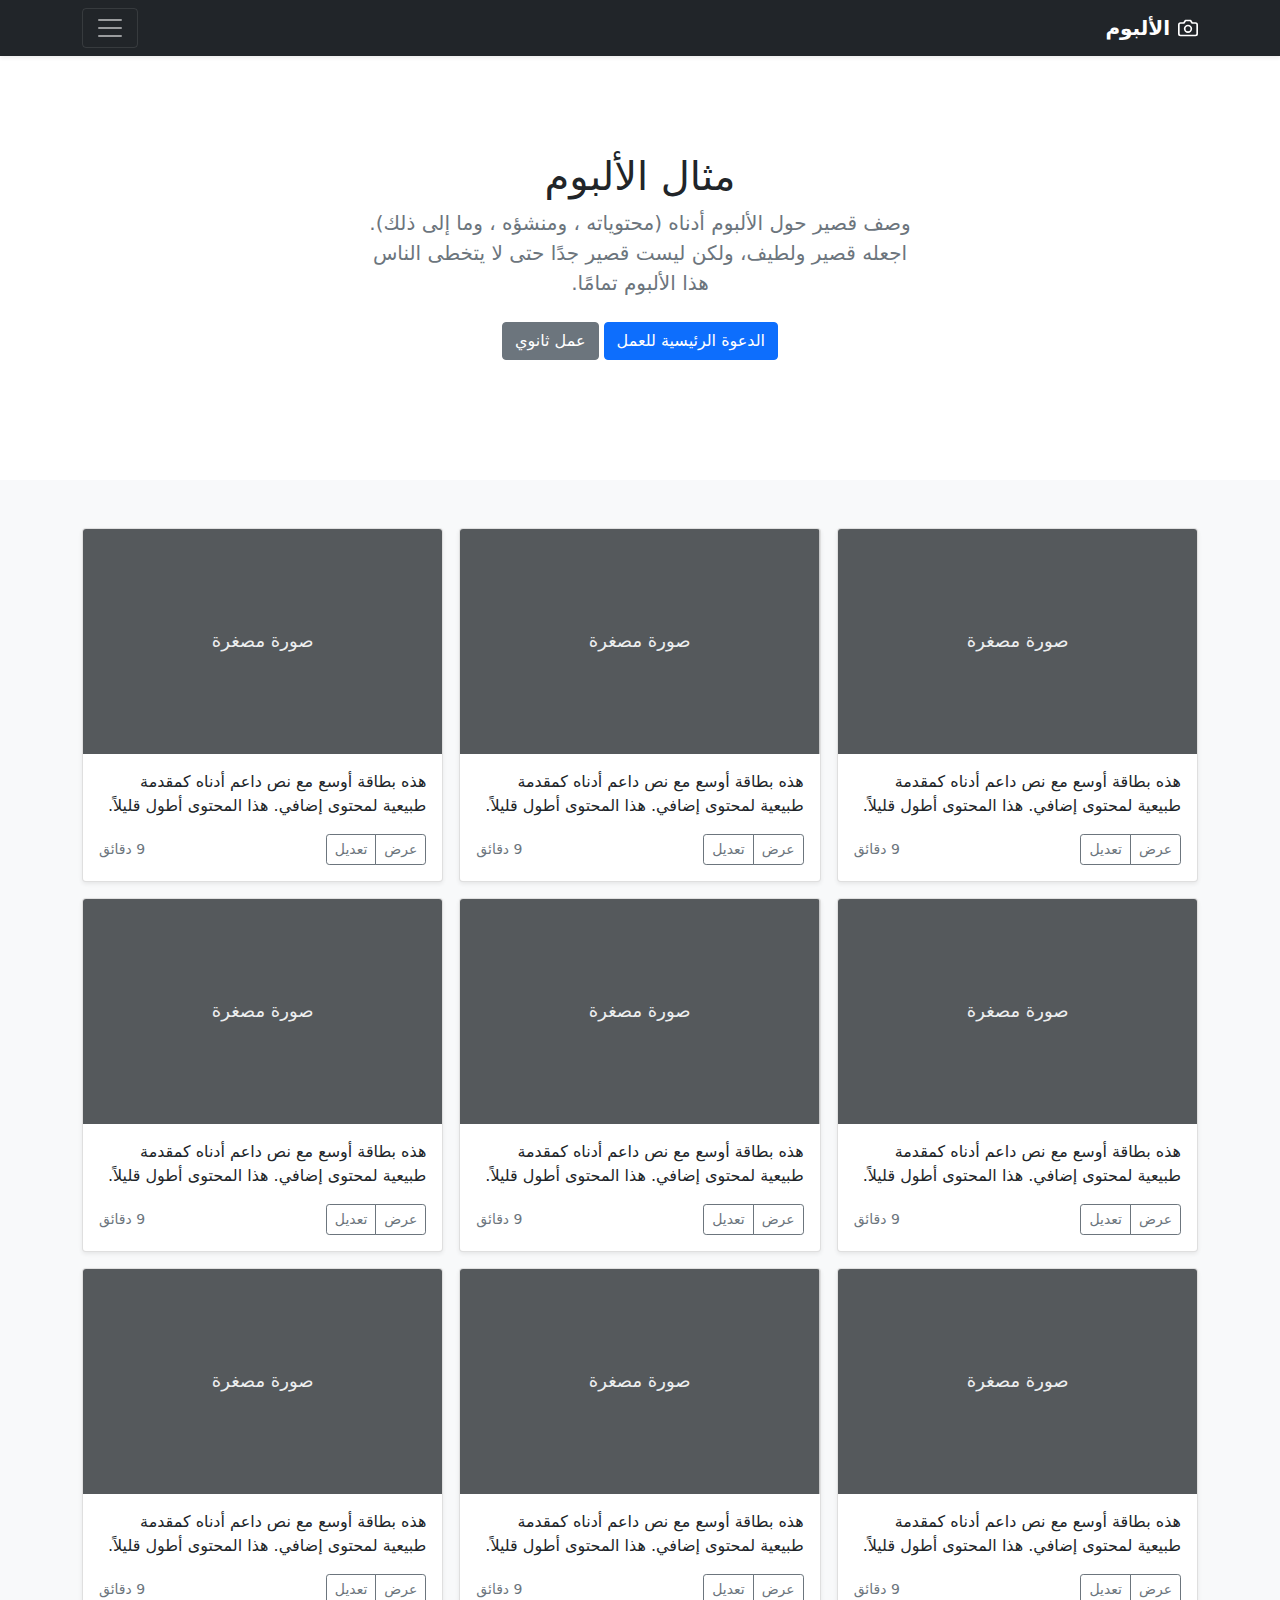
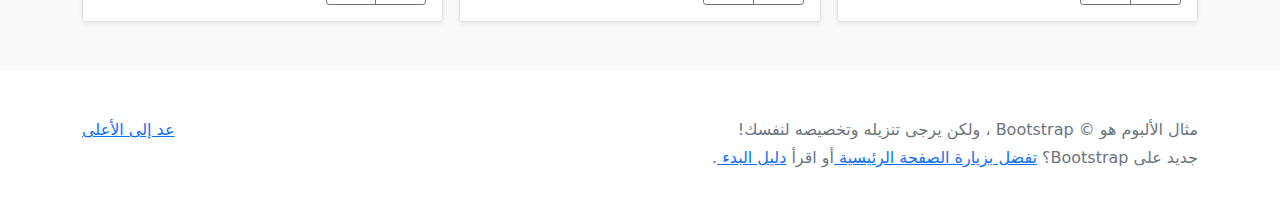
<file: bootstrap-5.0.2-examples/album-rtl/index.html>
<!doctype html>
<html lang="ar" dir="rtl">
  <head>
    <meta charset="utf-8">
    <meta name="viewport" content="width=device-width, initial-scale=1">
    <meta name="description" content="">
    <meta name="author" content="Mark Otto, Jacob Thornton, and Bootstrap contributors">
    <meta name="generator" content="Hugo 0.84.0">
    <title>مثال الألبوم · Bootstrap v5.0</title>

    <link rel="canonical" href="https://getbootstrap.com/docs/5.0/examples/album-rtl/">

    

    <!-- Bootstrap core CSS -->
<link href="../assets/dist/css/bootstrap.rtl.min.css" rel="stylesheet">

    <style>
      .bd-placeholder-img {
        font-size: 1.125rem;
        text-anchor: middle;
        -webkit-user-select: none;
        -moz-user-select: none;
        user-select: none;
      }

      @media (min-width: 768px) {
        .bd-placeholder-img-lg {
          font-size: 3.5rem;
        }
      }
    </style>

    
  </head>
  <body>
    
<header>
  <div class="collapse bg-dark" id="navbarHeader">
    <div class="container">
      <div class="row">
        <div class="col-sm-8 col-md-7 py-4">
          <h4 class="text-white">حول</h4>
          <p class="text-muted">أضف بعض المعلومات حول الألبوم، المؤلف، أو أي سياق خلفية آخر. اجعلها بضع جمل حتى يتمكن الزوار من التقاط بعض التلميحات المفيدة. ثم اربطها ببعض مواقع التواصل الاجتماعي أو معلومات الاتصال.</p>
        </div>
        <div class="col-sm-4 offset-md-1 py-4">
          <h4 class="text-white">تواصل معي</h4>
          <ul class="list-unstyled">
            <li><a href="#" class="text-white">تابعني على تويتر</a></li>
            <li><a href="#" class="text-white">شاركني الإعجاب في فيسبوك</a></li>
            <li><a href="#" class="text-white">راسلني على البريد الإلكتروني</a></li>
          </ul>
        </div>
      </div>
    </div>
  </div>
  <div class="navbar navbar-dark bg-dark shadow-sm">
    <div class="container">
      <a href="#" class="navbar-brand d-flex align-items-center">
        <svg xmlns="http://www.w3.org/2000/svg" width="20" height="20" fill="none" stroke="currentColor" stroke-linecap="round" stroke-linejoin="round" stroke-width="2" aria-hidden="true" class="me-2" viewBox="0 0 24 24"><path d="M23 19a2 2 0 0 1-2 2H3a2 2 0 0 1-2-2V8a2 2 0 0 1 2-2h4l2-3h6l2 3h4a2 2 0 0 1 2 2z"/><circle cx="12" cy="13" r="4"/></svg>
        <strong>الألبوم</strong>
      </a>
      <button class="navbar-toggler" type="button" data-bs-toggle="collapse" data-bs-target="#navbarHeader" aria-controls="navbarHeader" aria-expanded="false" aria-label="تبديل التنقل">
        <span class="navbar-toggler-icon"></span>
      </button>
    </div>
  </div>
</header>

<main>

  <section class="py-5 text-center container">
    <div class="row py-lg-5">
      <div class="col-lg-6 col-md-8 mx-auto">
        <h1 class="fw-light">مثال الألبوم</h1>
        <p class="lead text-muted">وصف قصير حول الألبوم أدناه (محتوياته ، ومنشؤه ، وما إلى ذلك). اجعله قصير ولطيف، ولكن ليست قصير جدًا حتى لا يتخطى الناس هذا الألبوم تمامًا.</p>
        <p>
          <a href="#" class="btn btn-primary my-2">الدعوة الرئيسية للعمل</a>
          <a href="#" class="btn btn-secondary my-2">عمل ثانوي</a>
        </p>
      </div>
    </div>
  </section>

  <div class="album py-5 bg-light">
    <div class="container">

      <div class="row row-cols-1 row-cols-sm-2 row-cols-md-3 g-3">
        <div class="col">
          <div class="card shadow-sm">
            <svg class="bd-placeholder-img card-img-top" width="100%" height="225" xmlns="http://www.w3.org/2000/svg" role="img" aria-label="Placeholder: صورة مصغرة" preserveAspectRatio="xMidYMid slice" focusable="false"><title>Placeholder</title><rect width="100%" height="100%" fill="#55595c"/><text x="50%" y="50%" fill="#eceeef" dy=".3em">صورة مصغرة</text></svg>

            <div class="card-body">
              <p class="card-text">هذه بطاقة أوسع مع نص داعم أدناه كمقدمة طبيعية لمحتوى إضافي. هذا المحتوى أطول قليلاً.</p>
              <div class="d-flex justify-content-between align-items-center">
                <div class="btn-group">
                  <button type="button" class="btn btn-sm btn-outline-secondary">عرض</button>
                  <button type="button" class="btn btn-sm btn-outline-secondary">تعديل</button>
                </div>
                <small class="text-muted">9 دقائق</small>
              </div>
            </div>
          </div>
        </div>
        <div class="col">
          <div class="card shadow-sm">
            <svg class="bd-placeholder-img card-img-top" width="100%" height="225" xmlns="http://www.w3.org/2000/svg" role="img" aria-label="Placeholder: صورة مصغرة" preserveAspectRatio="xMidYMid slice" focusable="false"><title>Placeholder</title><rect width="100%" height="100%" fill="#55595c"/><text x="50%" y="50%" fill="#eceeef" dy=".3em">صورة مصغرة</text></svg>

            <div class="card-body">
              <p class="card-text">هذه بطاقة أوسع مع نص داعم أدناه كمقدمة طبيعية لمحتوى إضافي. هذا المحتوى أطول قليلاً.</p>
              <div class="d-flex justify-content-between align-items-center">
                <div class="btn-group">
                  <button type="button" class="btn btn-sm btn-outline-secondary">عرض</button>
                  <button type="button" class="btn btn-sm btn-outline-secondary">تعديل</button>
                </div>
                <small class="text-muted">9 دقائق</small>
              </div>
            </div>
          </div>
        </div>
        <div class="col">
          <div class="card shadow-sm">
            <svg class="bd-placeholder-img card-img-top" width="100%" height="225" xmlns="http://www.w3.org/2000/svg" role="img" aria-label="Placeholder: صورة مصغرة" preserveAspectRatio="xMidYMid slice" focusable="false"><title>Placeholder</title><rect width="100%" height="100%" fill="#55595c"/><text x="50%" y="50%" fill="#eceeef" dy=".3em">صورة مصغرة</text></svg>

            <div class="card-body">
              <p class="card-text">هذه بطاقة أوسع مع نص داعم أدناه كمقدمة طبيعية لمحتوى إضافي. هذا المحتوى أطول قليلاً.</p>
              <div class="d-flex justify-content-between align-items-center">
                <div class="btn-group">
                  <button type="button" class="btn btn-sm btn-outline-secondary">عرض</button>
                  <button type="button" class="btn btn-sm btn-outline-secondary">تعديل</button>
                </div>
                <small class="text-muted">9 دقائق</small>
              </div>
            </div>
          </div>
        </div>

        <div class="col">
          <div class="card shadow-sm">
            <svg class="bd-placeholder-img card-img-top" width="100%" height="225" xmlns="http://www.w3.org/2000/svg" role="img" aria-label="Placeholder: صورة مصغرة" preserveAspectRatio="xMidYMid slice" focusable="false"><title>Placeholder</title><rect width="100%" height="100%" fill="#55595c"/><text x="50%" y="50%" fill="#eceeef" dy=".3em">صورة مصغرة</text></svg>

            <div class="card-body">
              <p class="card-text">هذه بطاقة أوسع مع نص داعم أدناه كمقدمة طبيعية لمحتوى إضافي. هذا المحتوى أطول قليلاً.</p>
              <div class="d-flex justify-content-between align-items-center">
                <div class="btn-group">
                  <button type="button" class="btn btn-sm btn-outline-secondary">عرض</button>
                  <button type="button" class="btn btn-sm btn-outline-secondary">تعديل</button>
                </div>
                <small class="text-muted">9 دقائق</small>
              </div>
            </div>
          </div>
        </div>
        <div class="col">
          <div class="card shadow-sm">
            <svg class="bd-placeholder-img card-img-top" width="100%" height="225" xmlns="http://www.w3.org/2000/svg" role="img" aria-label="Placeholder: صورة مصغرة" preserveAspectRatio="xMidYMid slice" focusable="false"><title>Placeholder</title><rect width="100%" height="100%" fill="#55595c"/><text x="50%" y="50%" fill="#eceeef" dy=".3em">صورة مصغرة</text></svg>

            <div class="card-body">
              <p class="card-text">هذه بطاقة أوسع مع نص داعم أدناه كمقدمة طبيعية لمحتوى إضافي. هذا المحتوى أطول قليلاً.</p>
              <div class="d-flex justify-content-between align-items-center">
                <div class="btn-group">
                  <button type="button" class="btn btn-sm btn-outline-secondary">عرض</button>
                  <button type="button" class="btn btn-sm btn-outline-secondary">تعديل</button>
                </div>
                <small class="text-muted">9 دقائق</small>
              </div>
            </div>
          </div>
        </div>
        <div class="col">
          <div class="card shadow-sm">
            <svg class="bd-placeholder-img card-img-top" width="100%" height="225" xmlns="http://www.w3.org/2000/svg" role="img" aria-label="Placeholder: صورة مصغرة" preserveAspectRatio="xMidYMid slice" focusable="false"><title>Placeholder</title><rect width="100%" height="100%" fill="#55595c"/><text x="50%" y="50%" fill="#eceeef" dy=".3em">صورة مصغرة</text></svg>

            <div class="card-body">
              <p class="card-text">هذه بطاقة أوسع مع نص داعم أدناه كمقدمة طبيعية لمحتوى إضافي. هذا المحتوى أطول قليلاً.</p>
              <div class="d-flex justify-content-between align-items-center">
                <div class="btn-group">
                  <button type="button" class="btn btn-sm btn-outline-secondary">عرض</button>
                  <button type="button" class="btn btn-sm btn-outline-secondary">تعديل</button>
                </div>
                <small class="text-muted">9 دقائق</small>
              </div>
            </div>
          </div>
        </div>

        <div class="col">
          <div class="card shadow-sm">
            <svg class="bd-placeholder-img card-img-top" width="100%" height="225" xmlns="http://www.w3.org/2000/svg" role="img" aria-label="Placeholder: صورة مصغرة" preserveAspectRatio="xMidYMid slice" focusable="false"><title>Placeholder</title><rect width="100%" height="100%" fill="#55595c"/><text x="50%" y="50%" fill="#eceeef" dy=".3em">صورة مصغرة</text></svg>

            <div class="card-body">
              <p class="card-text">هذه بطاقة أوسع مع نص داعم أدناه كمقدمة طبيعية لمحتوى إضافي. هذا المحتوى أطول قليلاً.</p>
              <div class="d-flex justify-content-between align-items-center">
                <div class="btn-group">
                  <button type="button" class="btn btn-sm btn-outline-secondary">عرض</button>
                  <button type="button" class="btn btn-sm btn-outline-secondary">تعديل</button>
                </div>
                <small class="text-muted">9 دقائق</small>
              </div>
            </div>
          </div>
        </div>
        <div class="col">
          <div class="card shadow-sm">
            <svg class="bd-placeholder-img card-img-top" width="100%" height="225" xmlns="http://www.w3.org/2000/svg" role="img" aria-label="Placeholder: صورة مصغرة" preserveAspectRatio="xMidYMid slice" focusable="false"><title>Placeholder</title><rect width="100%" height="100%" fill="#55595c"/><text x="50%" y="50%" fill="#eceeef" dy=".3em">صورة مصغرة</text></svg>

            <div class="card-body">
              <p class="card-text">هذه بطاقة أوسع مع نص داعم أدناه كمقدمة طبيعية لمحتوى إضافي. هذا المحتوى أطول قليلاً.</p>
              <div class="d-flex justify-content-between align-items-center">
                <div class="btn-group">
                  <button type="button" class="btn btn-sm btn-outline-secondary">عرض</button>
                  <button type="button" class="btn btn-sm btn-outline-secondary">تعديل</button>
                </div>
                <small class="text-muted">9 دقائق</small>
              </div>
            </div>
          </div>
        </div>
        <div class="col">
          <div class="card shadow-sm">
            <svg class="bd-placeholder-img card-img-top" width="100%" height="225" xmlns="http://www.w3.org/2000/svg" role="img" aria-label="Placeholder: صورة مصغرة" preserveAspectRatio="xMidYMid slice" focusable="false"><title>Placeholder</title><rect width="100%" height="100%" fill="#55595c"/><text x="50%" y="50%" fill="#eceeef" dy=".3em">صورة مصغرة</text></svg>

            <div class="card-body">
              <p class="card-text">هذه بطاقة أوسع مع نص داعم أدناه كمقدمة طبيعية لمحتوى إضافي. هذا المحتوى أطول قليلاً.</p>
              <div class="d-flex justify-content-between align-items-center">
                <div class="btn-group">
                  <button type="button" class="btn btn-sm btn-outline-secondary">عرض</button>
                  <button type="button" class="btn btn-sm btn-outline-secondary">تعديل</button>
                </div>
                <small class="text-muted">9 دقائق</small>
              </div>
            </div>
          </div>
        </div>
      </div>
    </div>
  </div>

</main>

<footer class="text-muted py-5">
  <div class="container">
    <p class="float-end mb-1">
      <a href="#">عد إلى الأعلى</a>
    </p>
    <p class="mb-1">مثال الألبوم هو © Bootstrap ، ولكن يرجى تنزيله وتخصيصه لنفسك!</p>
    <p class="mb-0">جديد على Bootstrap؟ <a href="/"> تفضل بزيارة الصفحة الرئيسية </a> أو اقرأ <a href="../getting-started/introduction/ "> دليل البدء </a>.</p>
  </div>
</footer>


    <script src="../assets/dist/js/bootstrap.bundle.min.js"></script>

      
  </body>
</html>
</file>
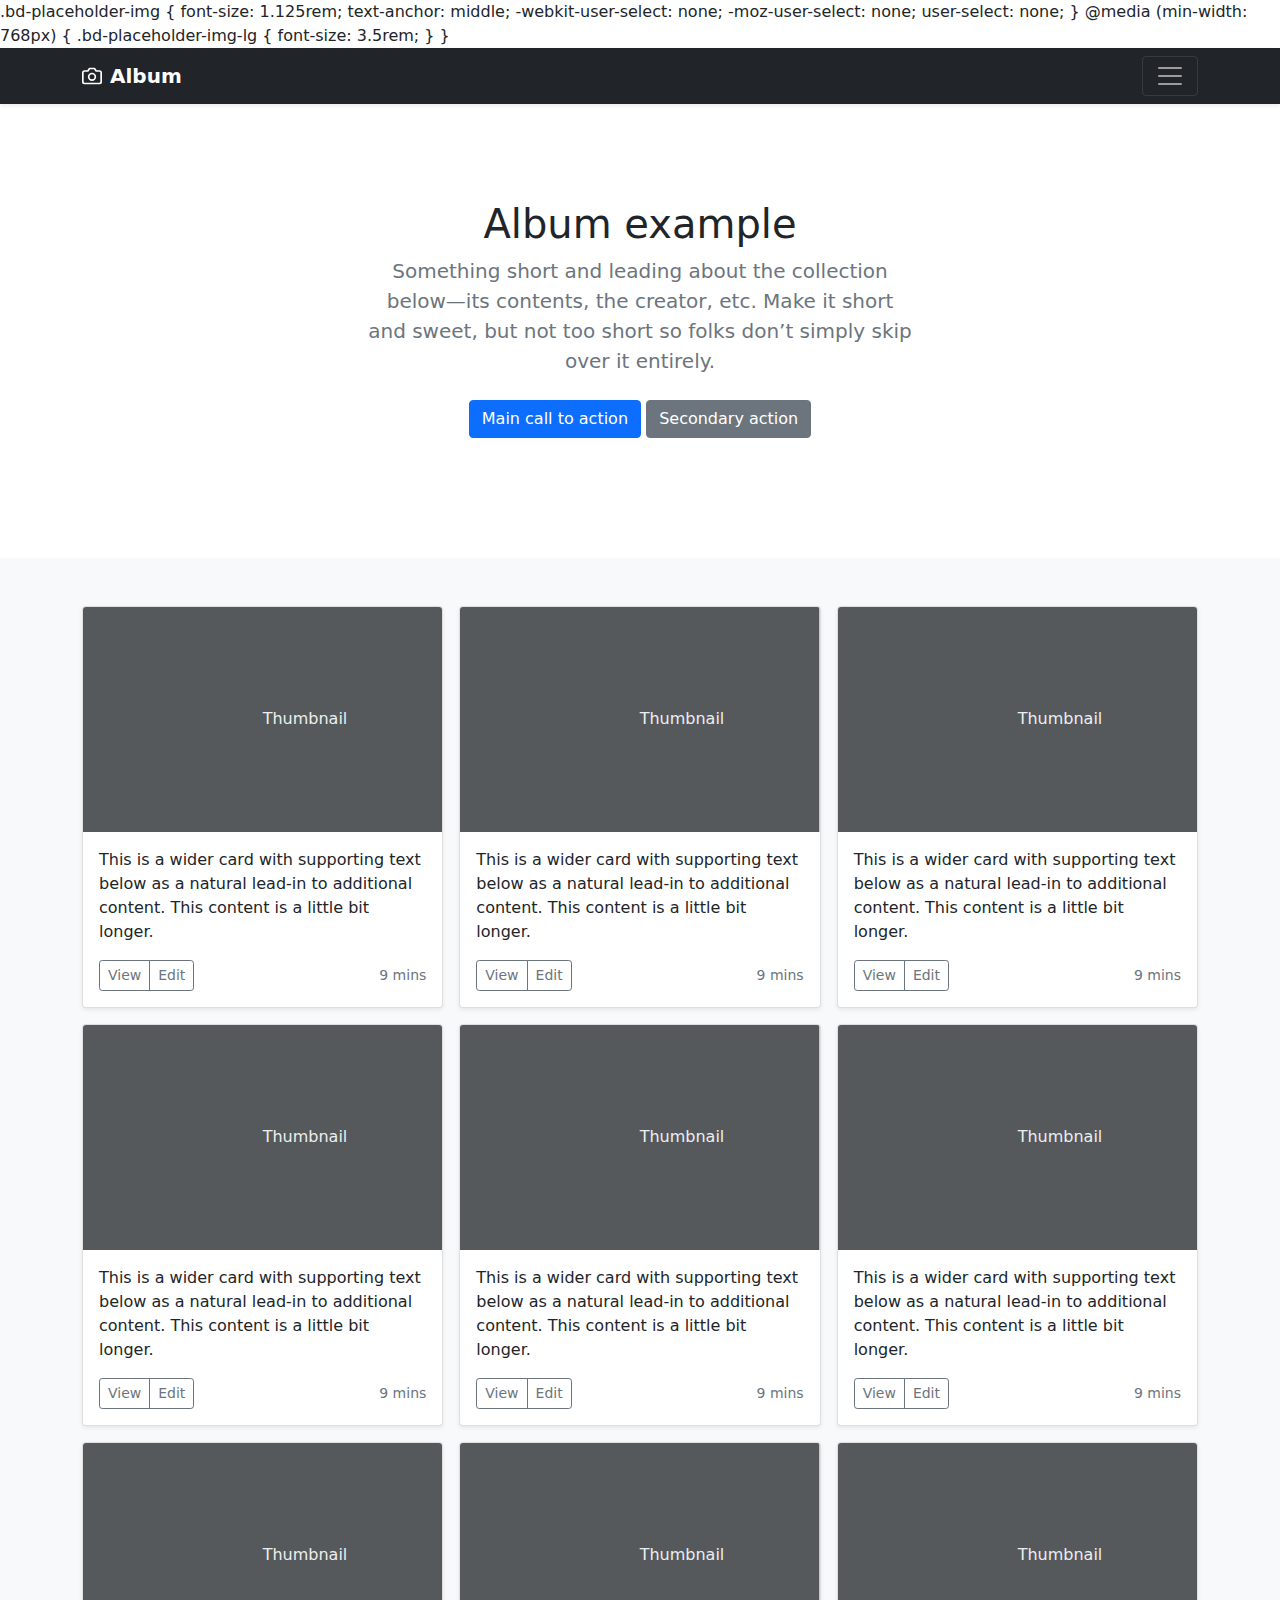
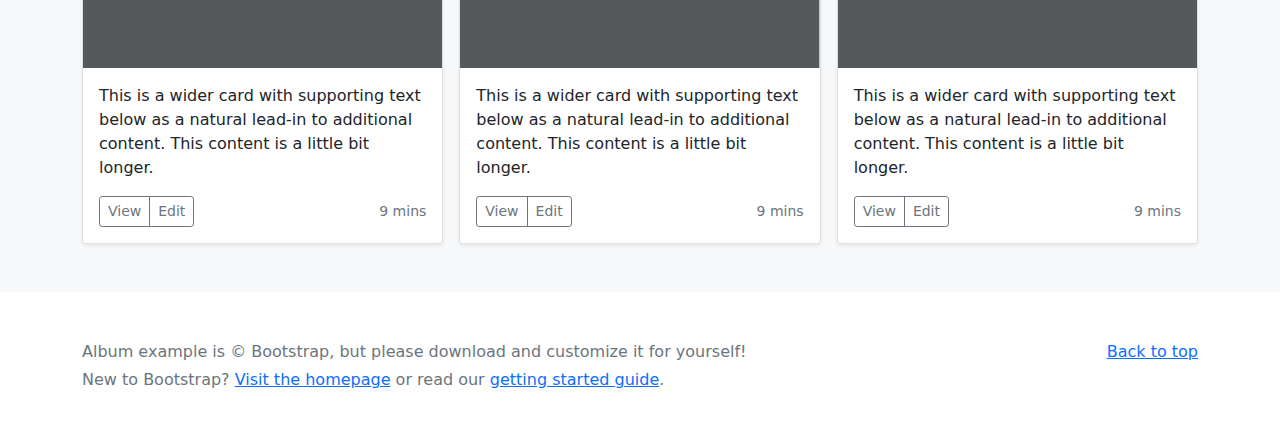
<file: bootstrap-5.0.2-examples/album/index.html>
<!doctype html>
<html lang="en">
  <head>
    <meta charset="utf-8">
    <meta name="viewport" content="width=device-width, initial-scale=1">
    <meta name="description" content="">
    <meta name="author" content="Mark Otto, Jacob Thornton, and Bootstrap contributors">
    <meta name="generator" content="Hugo 0.84.0">
    <title>Album example · Bootstrap v5.0</title>

    <link rel="canonical" href="https://getbootstrap.com/docs/5.0/examples/album/">

    

    <!-- Bootstrap core CSS -->
<link href="../assets/dist/css/bootstrap.min.css" rel="stylesheet">

    <style></style>
      .bd-placeholder-img {
        font-size: 1.125rem;
        text-anchor: middle;
        -webkit-user-select: none;
        -moz-user-select: none;
        user-select: none;
      }

      @media (min-width: 768px) {
        .bd-placeholder-img-lg {
          font-size: 3.5rem;
        }
      }
    </style>

    
  </head>
  <body>
    
<header>
  <div class="collapse bg-dark" id="navbarHeader">
    <div class="container">
      <div class="row">
        <div class="col-sm-8 col-md-7 py-4">
          <h4 class="text-white">About</h4>
          <p class="text-muted">Add some information about the album below, the author, or any other background context. Make it a few sentences long so folks can pick up some informative tidbits. Then, link them off to some social networking sites or contact information.</p>
        </div>
        <div class="col-sm-4 offset-md-1 py-4">
          <h4 class="text-white">Contact</h4>
          <ul class="list-unstyled">
            <li><a href="#" class="text-white">Follow on Twitter</a></li>
            <li><a href="#" class="text-white">Like on Facebook</a></li>
            <li><a href="#" class="text-white">Email me</a></li>
          </ul>
        </div>
      </div>
    </div>
  </div>
  <div class="navbar navbar-dark bg-dark shadow-sm">
    <div class="container">
      <a href="#" class="navbar-brand d-flex align-items-center">
        <svg xmlns="http://www.w3.org/2000/svg" width="20" height="20" fill="none" stroke="currentColor" stroke-linecap="round" stroke-linejoin="round" stroke-width="2" aria-hidden="true" class="me-2" viewBox="0 0 24 24"><path d="M23 19a2 2 0 0 1-2 2H3a2 2 0 0 1-2-2V8a2 2 0 0 1 2-2h4l2-3h6l2 3h4a2 2 0 0 1 2 2z"/><circle cx="12" cy="13" r="4"/></svg>
        <strong>Album</strong>
      </a>
      <button class="navbar-toggler" type="button" data-bs-toggle="collapse" data-bs-target="#navbarHeader" aria-controls="navbarHeader" aria-expanded="false" aria-label="Toggle navigation">
        <span class="navbar-toggler-icon"></span>
      </button>
    </div>
  </div>
</header>

<main>

  <section class="py-5 text-center container">
    <div class="row py-lg-5">
      <div class="col-lg-6 col-md-8 mx-auto">
        <h1 class="fw-light">Album example</h1>
        <p class="lead text-muted">Something short and leading about the collection below—its contents, the creator, etc. Make it short and sweet, but not too short so folks don’t simply skip over it entirely.</p>
        <p>
          <a href="#" class="btn btn-primary my-2">Main call to action</a>
          <a href="#" class="btn btn-secondary my-2">Secondary action</a>
        </p>
      </div>
    </div>
  </section>

  <div class="album py-5 bg-light">
    <div class="container">

      <div class="row row-cols-1 row-cols-sm-2 row-cols-md-3 g-3">
        <div class="col">
          <div class="card shadow-sm">
            <svg class="bd-placeholder-img card-img-top" width="100%" height="225" xmlns="http://www.w3.org/2000/svg" role="img" aria-label="Placeholder: Thumbnail" preserveAspectRatio="xMidYMid slice" focusable="false"><title>Placeholder</title><rect width="100%" height="100%" fill="#55595c"/><text x="50%" y="50%" fill="#eceeef" dy=".3em">Thumbnail</text></svg>

            <div class="card-body">
              <p class="card-text">This is a wider card with supporting text below as a natural lead-in to additional content. This content is a little bit longer.</p>
              <div class="d-flex justify-content-between align-items-center">
                <div class="btn-group">
                  <button type="button" class="btn btn-sm btn-outline-secondary">View</button>
                  <button type="button" class="btn btn-sm btn-outline-secondary">Edit</button>
                </div>
                <small class="text-muted">9 mins</small>
              </div>
            </div>
          </div>
        </div>
        <div class="col">
          <div class="card shadow-sm">
            <svg class="bd-placeholder-img card-img-top" width="100%" height="225" xmlns="http://www.w3.org/2000/svg" role="img" aria-label="Placeholder: Thumbnail" preserveAspectRatio="xMidYMid slice" focusable="false"><title>Placeholder</title><rect width="100%" height="100%" fill="#55595c"/><text x="50%" y="50%" fill="#eceeef" dy=".3em">Thumbnail</text></svg>

            <div class="card-body">
              <p class="card-text">This is a wider card with supporting text below as a natural lead-in to additional content. This content is a little bit longer.</p>
              <div class="d-flex justify-content-between align-items-center">
                <div class="btn-group">
                  <button type="button" class="btn btn-sm btn-outline-secondary">View</button>
                  <button type="button" class="btn btn-sm btn-outline-secondary">Edit</button>
                </div>
                <small class="text-muted">9 mins</small>
              </div>
            </div>
          </div>
        </div>
        <div class="col">
          <div class="card shadow-sm">
            <svg class="bd-placeholder-img card-img-top" width="100%" height="225" xmlns="http://www.w3.org/2000/svg" role="img" aria-label="Placeholder: Thumbnail" preserveAspectRatio="xMidYMid slice" focusable="false"><title>Placeholder</title><rect width="100%" height="100%" fill="#55595c"/><text x="50%" y="50%" fill="#eceeef" dy=".3em">Thumbnail</text></svg>

            <div class="card-body">
              <p class="card-text">This is a wider card with supporting text below as a natural lead-in to additional content. This content is a little bit longer.</p>
              <div class="d-flex justify-content-between align-items-center">
                <div class="btn-group">
                  <button type="button" class="btn btn-sm btn-outline-secondary">View</button>
                  <button type="button" class="btn btn-sm btn-outline-secondary">Edit</button>
                </div>
                <small class="text-muted">9 mins</small>
              </div>
            </div>
          </div>
        </div>

        <div class="col">
          <div class="card shadow-sm">
            <svg class="bd-placeholder-img card-img-top" width="100%" height="225" xmlns="http://www.w3.org/2000/svg" role="img" aria-label="Placeholder: Thumbnail" preserveAspectRatio="xMidYMid slice" focusable="false"><title>Placeholder</title><rect width="100%" height="100%" fill="#55595c"/><text x="50%" y="50%" fill="#eceeef" dy=".3em">Thumbnail</text></svg>

            <div class="card-body">
              <p class="card-text">This is a wider card with supporting text below as a natural lead-in to additional content. This content is a little bit longer.</p>
              <div class="d-flex justify-content-between align-items-center">
                <div class="btn-group">
                  <button type="button" class="btn btn-sm btn-outline-secondary">View</button>
                  <button type="button" class="btn btn-sm btn-outline-secondary">Edit</button>
                </div>
                <small class="text-muted">9 mins</small>
              </div>
            </div>
          </div>
        </div>
        <div class="col">
          <div class="card shadow-sm">
            <svg class="bd-placeholder-img card-img-top" width="100%" height="225" xmlns="http://www.w3.org/2000/svg" role="img" aria-label="Placeholder: Thumbnail" preserveAspectRatio="xMidYMid slice" focusable="false"><title>Placeholder</title><rect width="100%" height="100%" fill="#55595c"/><text x="50%" y="50%" fill="#eceeef" dy=".3em">Thumbnail</text></svg>

            <div class="card-body">
              <p class="card-text">This is a wider card with supporting text below as a natural lead-in to additional content. This content is a little bit longer.</p>
              <div class="d-flex justify-content-between align-items-center">
                <div class="btn-group">
                  <button type="button" class="btn btn-sm btn-outline-secondary">View</button>
                  <button type="button" class="btn btn-sm btn-outline-secondary">Edit</button>
                </div>
                <small class="text-muted">9 mins</small>
              </div>
            </div>
          </div>
        </div>
        <div class="col">
          <div class="card shadow-sm">
            <svg class="bd-placeholder-img card-img-top" width="100%" height="225" xmlns="http://www.w3.org/2000/svg" role="img" aria-label="Placeholder: Thumbnail" preserveAspectRatio="xMidYMid slice" focusable="false"><title>Placeholder</title><rect width="100%" height="100%" fill="#55595c"/><text x="50%" y="50%" fill="#eceeef" dy=".3em">Thumbnail</text></svg>

            <div class="card-body">
              <p class="card-text">This is a wider card with supporting text below as a natural lead-in to additional content. This content is a little bit longer.</p>
              <div class="d-flex justify-content-between align-items-center">
                <div class="btn-group">
                  <button type="button" class="btn btn-sm btn-outline-secondary">View</button>
                  <button type="button" class="btn btn-sm btn-outline-secondary">Edit</button>
                </div>
                <small class="text-muted">9 mins</small>
              </div>
            </div>
          </div>
        </div>

        <div class="col">
          <div class="card shadow-sm">
            <svg class="bd-placeholder-img card-img-top" width="100%" height="225" xmlns="http://www.w3.org/2000/svg" role="img" aria-label="Placeholder: Thumbnail" preserveAspectRatio="xMidYMid slice" focusable="false"><title>Placeholder</title><rect width="100%" height="100%" fill="#55595c"/><text x="50%" y="50%" fill="#eceeef" dy=".3em">Thumbnail</text></svg>

            <div class="card-body">
              <p class="card-text">This is a wider card with supporting text below as a natural lead-in to additional content. This content is a little bit longer.</p>
              <div class="d-flex justify-content-between align-items-center">
                <div class="btn-group">
                  <button type="button" class="btn btn-sm btn-outline-secondary">View</button>
                  <button type="button" class="btn btn-sm btn-outline-secondary">Edit</button>
                </div>
                <small class="text-muted">9 mins</small>
              </div>
            </div>
          </div>
        </div>
        <div class="col">
          <div class="card shadow-sm">
            <svg class="bd-placeholder-img card-img-top" width="100%" height="225" xmlns="http://www.w3.org/2000/svg" role="img" aria-label="Placeholder: Thumbnail" preserveAspectRatio="xMidYMid slice" focusable="false"><title>Placeholder</title><rect width="100%" height="100%" fill="#55595c"/><text x="50%" y="50%" fill="#eceeef" dy=".3em">Thumbnail</text></svg>

            <div class="card-body">
              <p class="card-text">This is a wider card with supporting text below as a natural lead-in to additional content. This content is a little bit longer.</p>
              <div class="d-flex justify-content-between align-items-center">
                <div class="btn-group">
                  <button type="button" class="btn btn-sm btn-outline-secondary">View</button>
                  <button type="button" class="btn btn-sm btn-outline-secondary">Edit</button>
                </div>
                <small class="text-muted">9 mins</small>
              </div>
            </div>
          </div>
        </div>
        <div class="col">
          <div class="card shadow-sm">
            <svg class="bd-placeholder-img card-img-top" width="100%" height="225" xmlns="http://www.w3.org/2000/svg" role="img" aria-label="Placeholder: Thumbnail" preserveAspectRatio="xMidYMid slice" focusable="false"><title>Placeholder</title><rect width="100%" height="100%" fill="#55595c"/><text x="50%" y="50%" fill="#eceeef" dy=".3em">Thumbnail</text></svg>

            <div class="card-body">
              <p class="card-text">This is a wider card with supporting text below as a natural lead-in to additional content. This content is a little bit longer.</p>
              <div class="d-flex justify-content-between align-items-center">
                <div class="btn-group">
                  <button type="button" class="btn btn-sm btn-outline-secondary">View</button>
                  <button type="button" class="btn btn-sm btn-outline-secondary">Edit</button>
                </div>
                <small class="text-muted">9 mins</small>
              </div>
            </div>
          </div>
        </div>
      </div>
    </div>
  </div>

</main>

<footer class="text-muted py-5">
  <div class="container">
    <p class="float-end mb-1">
      <a href="#">Back to top</a>
    </p>
    <p class="mb-1">Album example is &copy; Bootstrap, but please download and customize it for yourself!</p>
    <p class="mb-0">New to Bootstrap? <a href="/">Visit the homepage</a> or read our <a href="../getting-started/introduction/">getting started guide</a>.</p>
  </div>
</footer>


    <script src="../assets/dist/js/bootstrap.bundle.min.js"></script>

      
  </body>
</html>
</file>
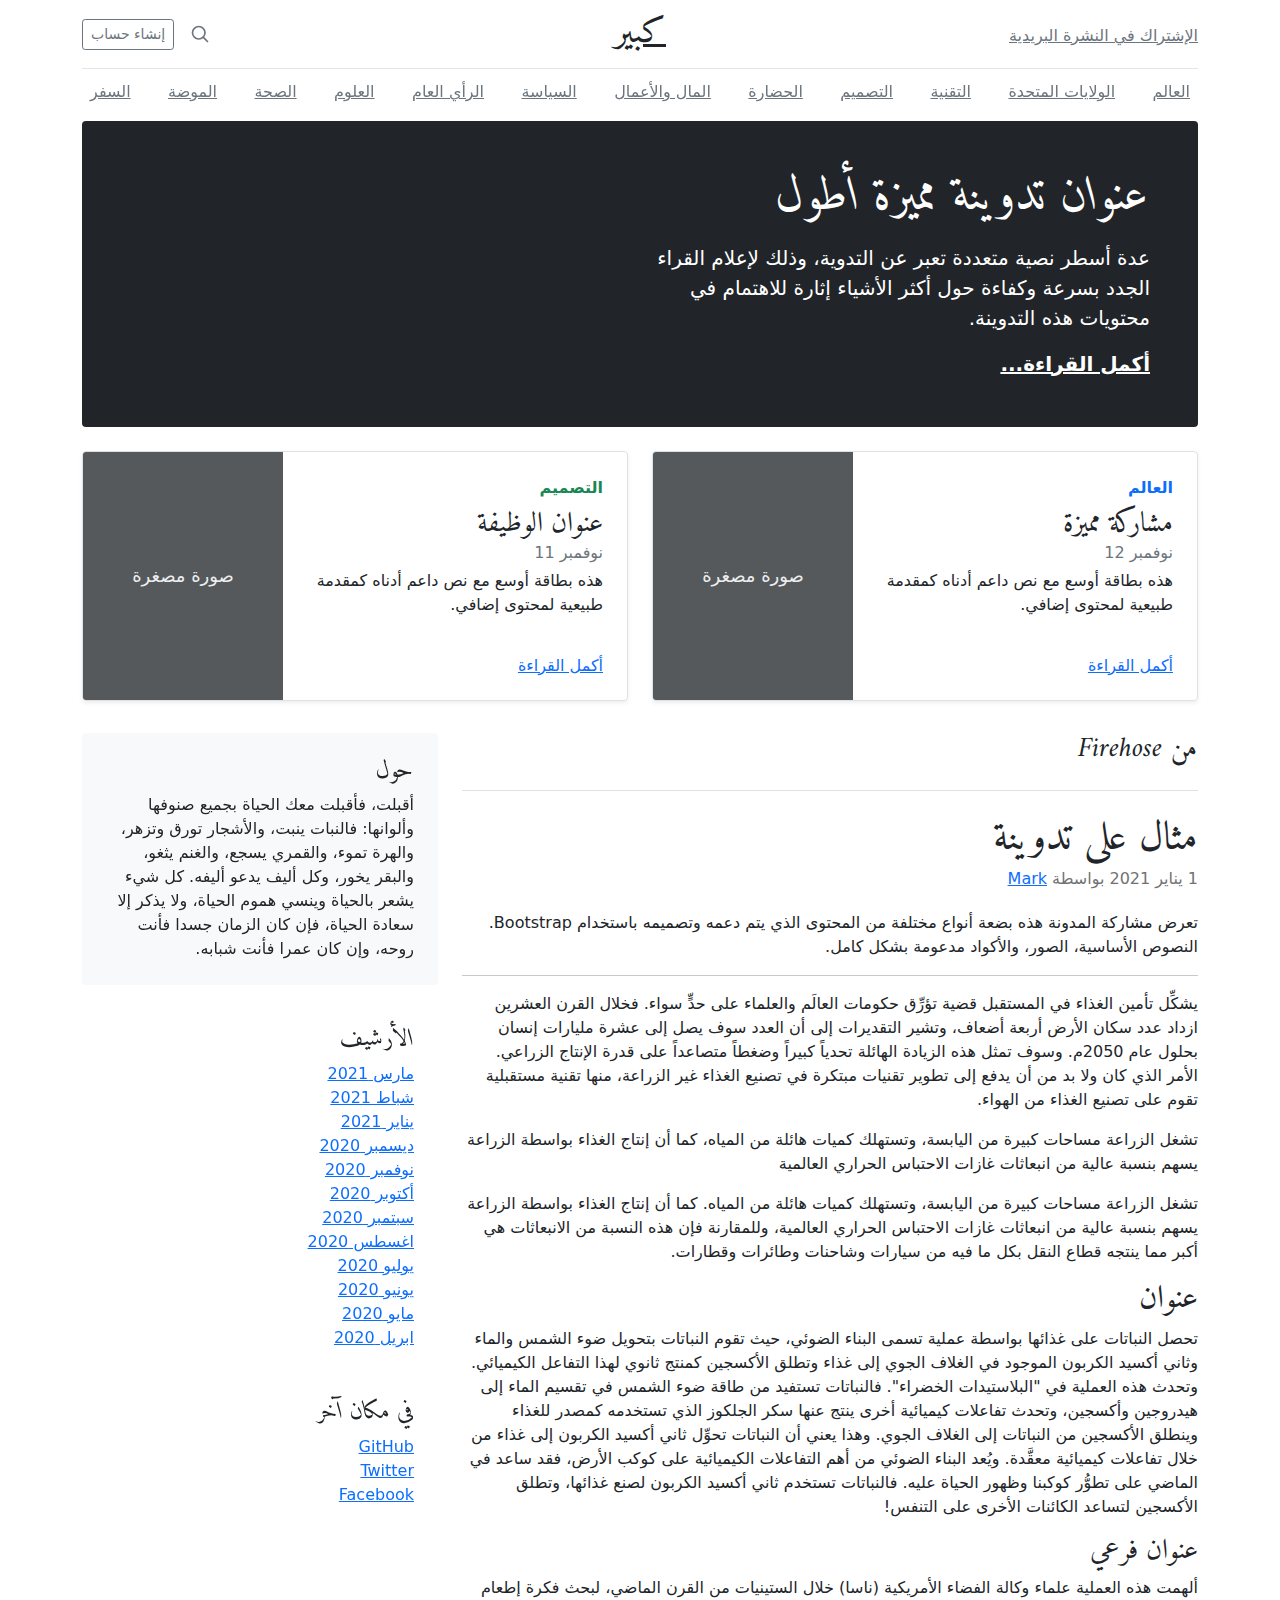
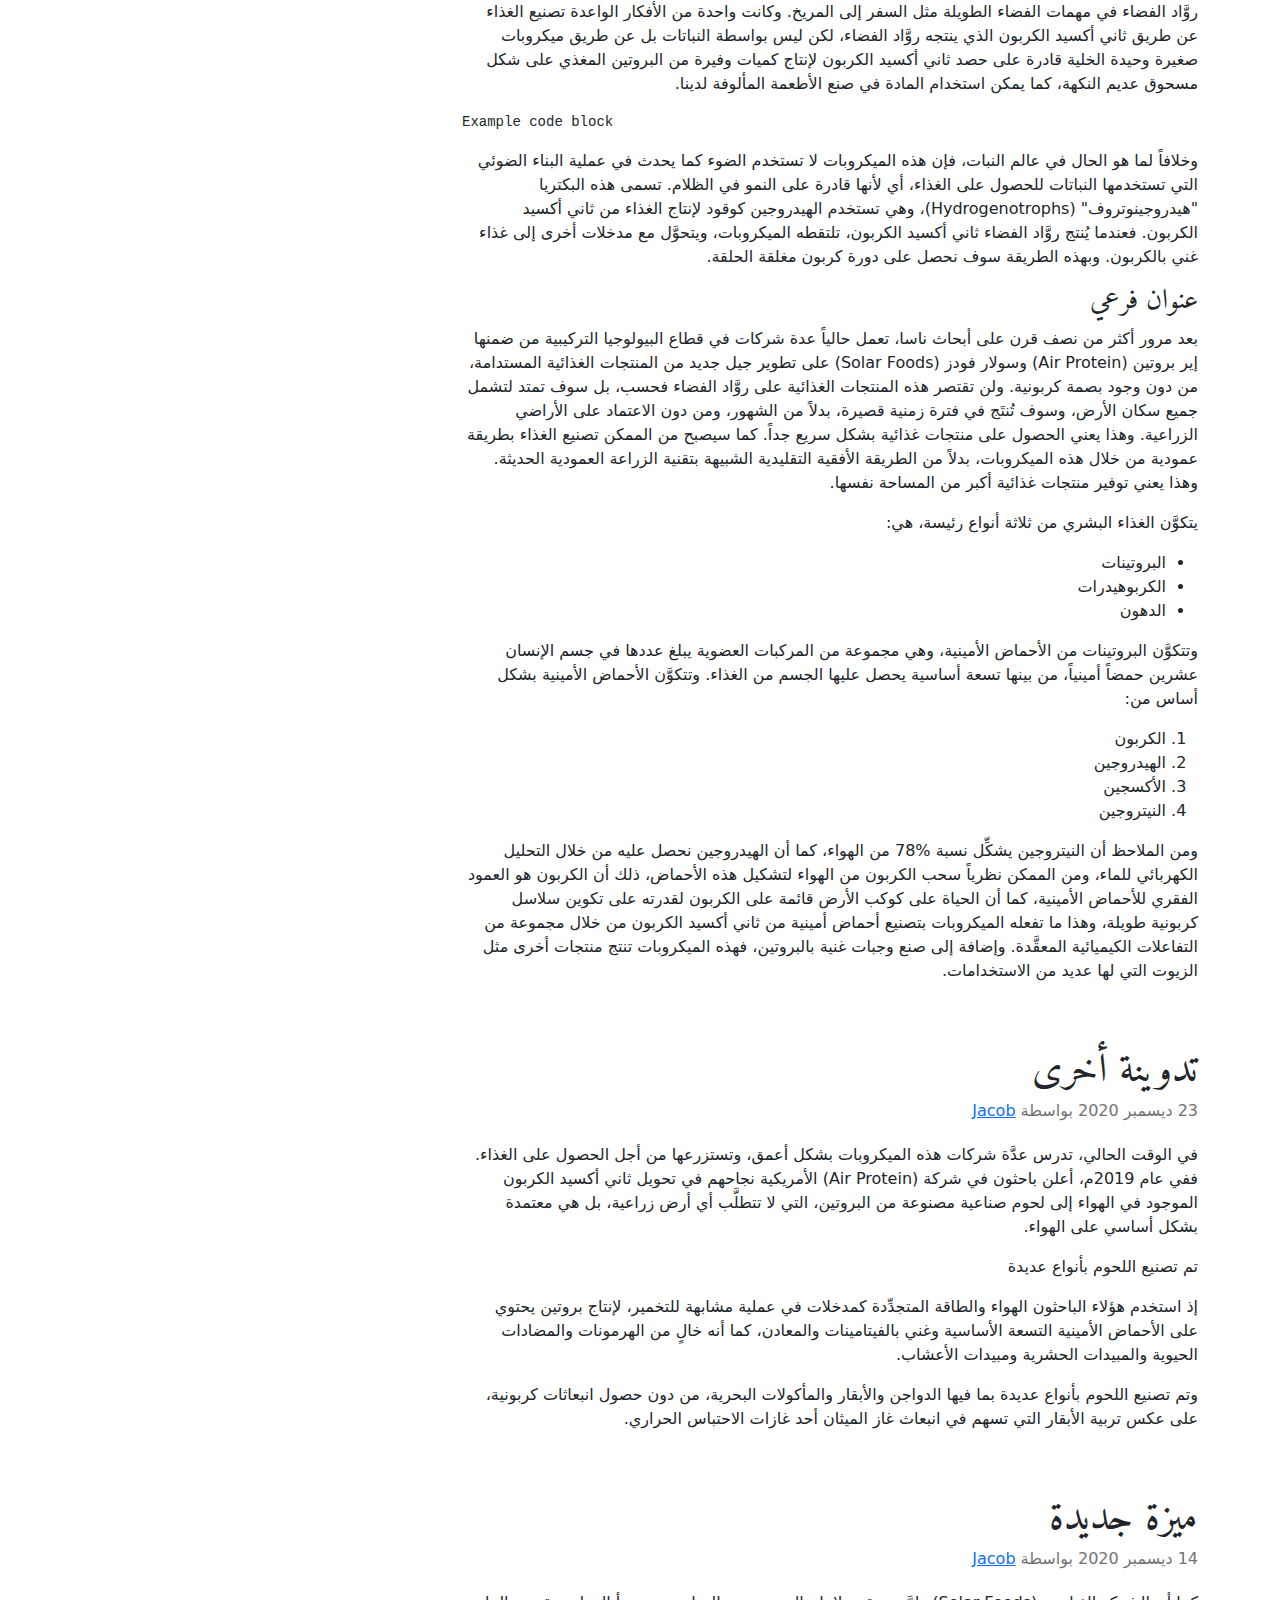
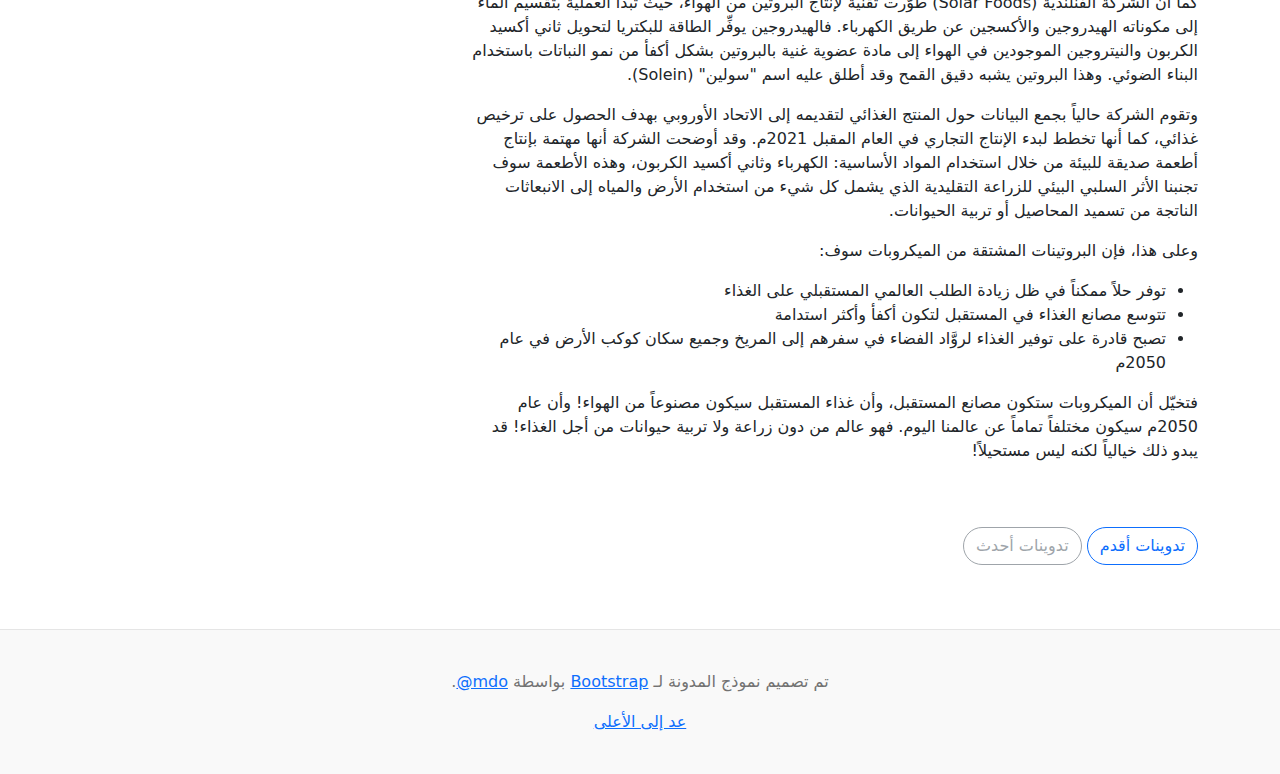
<file: bootstrap-5.0.2-examples/blog-rtl/index.html>
<!doctype html>
<html lang="ar" dir="rtl">
  <head>
    <meta charset="utf-8">
    <meta name="viewport" content="width=device-width, initial-scale=1">
    <meta name="description" content="">
    <meta name="author" content="Mark Otto, Jacob Thornton, and Bootstrap contributors">
    <meta name="generator" content="Hugo 0.84.0">
    <title>قالب المدونة · Bootstrap v5.0</title>

    <link rel="canonical" href="https://getbootstrap.com/docs/5.0/examples/blog-rtl/">

    

    <!-- Bootstrap core CSS -->
<link href="../assets/dist/css/bootstrap.rtl.min.css" rel="stylesheet">

    <style>
      .bd-placeholder-img {
        font-size: 1.125rem;
        text-anchor: middle;
        -webkit-user-select: none;
        -moz-user-select: none;
        user-select: none;
      }

      @media (min-width: 768px) {
        .bd-placeholder-img-lg {
          font-size: 3.5rem;
        }
      }
    </style>

    
    <!-- Custom styles for this template -->
    <link href="https://fonts.googleapis.com/css?family=Amiri:wght@400;700&amp;display=swap" rel="stylesheet">
    <!-- Custom styles for this template -->
    <link href="../blog/blog.rtl.css" rel="stylesheet">
  </head>
  <body>
    
<div class="container">
  <header class="blog-header py-3">
    <div class="row flex-nowrap justify-content-between align-items-center">
      <div class="col-4 pt-1">
        <a class="link-secondary" href="#">الإشتراك في النشرة البريدية</a>
      </div>
      <div class="col-4 text-center">
        <a class="blog-header-logo text-dark" href="#">كبير</a>
      </div>
      <div class="col-4 d-flex justify-content-end align-items-center">
        <a class="link-secondary" href="#" aria-label="بحث">
          <svg xmlns="http://www.w3.org/2000/svg" width="20" height="20" fill="none" stroke="currentColor" stroke-linecap="round" stroke-linejoin="round" stroke-width="2" class="mx-3" role="img" viewBox="0 0 24 24"><title>بحث</title><circle cx="10.5" cy="10.5" r="7.5"/><path d="M21 21l-5.2-5.2"/></svg>
        </a>
        <a class="btn btn-sm btn-outline-secondary" href="#">إنشاء حساب</a>
      </div>
    </div>
  </header>

  <div class="nav-scroller py-1 mb-2">
    <nav class="nav d-flex justify-content-between">
      <a class="p-2 link-secondary" href="#">العالم</a>
      <a class="p-2 link-secondary" href="#">الولايات المتحدة</a>
      <a class="p-2 link-secondary" href="#">التقنية</a>
      <a class="p-2 link-secondary" href="#">التصميم</a>
      <a class="p-2 link-secondary" href="#">الحضارة</a>
      <a class="p-2 link-secondary" href="#">المال والأعمال</a>
      <a class="p-2 link-secondary" href="#">السياسة</a>
      <a class="p-2 link-secondary" href="#">الرأي العام</a>
      <a class="p-2 link-secondary" href="#">العلوم</a>
      <a class="p-2 link-secondary" href="#">الصحة</a>
      <a class="p-2 link-secondary" href="#">الموضة</a>
      <a class="p-2 link-secondary" href="#">السفر</a>
    </nav>
  </div>
</div>

<main class="container">
  <div class="p-4 p-md-5 mb-4 text-white rounded bg-dark">
    <div class="col-md-6 px-0">
      <h1 class="display-4 fst-italic">عنوان تدوينة مميزة أطول</h1>
      <p class="lead my-3">عدة أسطر نصية متعددة تعبر عن التدوية، وذلك لإعلام القراء الجدد بسرعة وكفاءة حول أكثر الأشياء إثارة للاهتمام في محتويات هذه التدوينة.</p>
      <p class="lead mb-0"><a href="#" class="text-white fw-bold">أكمل القراءة...</a></p>
    </div>
  </div>

  <div class="row mb-2">
    <div class="col-md-6">
      <div class="row g-0 border rounded overflow-hidden flex-md-row mb-4 shadow-sm h-md-250 position-relative">
        <div class="col p-4 d-flex flex-column position-static">
          <strong class="d-inline-block mb-2 text-primary">العالم</strong>
          <h3 class="mb-0">مشاركة مميزة</h3>
          <div class="mb-1 text-muted">نوفمبر 12</div>
          <p class="card-text mb-auto">هذه بطاقة أوسع مع نص داعم أدناه كمقدمة طبيعية لمحتوى إضافي.</p>
          <a href="#" class="stretched-link">أكمل القراءة</a>
        </div>
        <div class="col-auto d-none d-lg-block">
          <svg class="bd-placeholder-img" width="200" height="250" xmlns="http://www.w3.org/2000/svg" role="img" aria-label="Placeholder: صورة مصغرة" preserveAspectRatio="xMidYMid slice" focusable="false"><title>Placeholder</title><rect width="100%" height="100%" fill="#55595c"/><text x="50%" y="50%" fill="#eceeef" dy=".3em">صورة مصغرة</text></svg>

        </div>
      </div>
    </div>
    <div class="col-md-6">
      <div class="row g-0 border rounded overflow-hidden flex-md-row mb-4 shadow-sm h-md-250 position-relative">
        <div class="col p-4 d-flex flex-column position-static">
          <strong class="d-inline-block mb-2 text-success">التصميم</strong>
          <h3 class="mb-0">عنوان الوظيفة</h3>
          <div class="mb-1 text-muted">نوفمبر 11</div>
          <p class="mb-auto">هذه بطاقة أوسع مع نص داعم أدناه كمقدمة طبيعية لمحتوى إضافي.</p>
          <a href="#" class="stretched-link">أكمل القراءة</a>
        </div>
        <div class="col-auto d-none d-lg-block">
          <svg class="bd-placeholder-img" width="200" height="250" xmlns="http://www.w3.org/2000/svg" role="img" aria-label="Placeholder: صورة مصغرة" preserveAspectRatio="xMidYMid slice" focusable="false"><title>Placeholder</title><rect width="100%" height="100%" fill="#55595c"/><text x="50%" y="50%" fill="#eceeef" dy=".3em">صورة مصغرة</text></svg>

        </div>
      </div>
    </div>
  </div>

  <div class="row">
    <div class="col-md-8">
      <h3 class="pb-4 mb-4 fst-italic border-bottom">
        من Firehose
      </h3>

      <article class="blog-post">
        <h2 class="blog-post-title">مثال على تدوينة</h2>
        <p class="blog-post-meta">1 يناير 2021 بواسطة <a href="#"> Mark </a></p>

        <p>تعرض مشاركة المدونة هذه بضعة أنواع مختلفة من المحتوى الذي يتم دعمه وتصميمه باستخدام Bootstrap. النصوص الأساسية، الصور، والأكواد مدعومة بشكل كامل.</p>
        <hr>
        <p>يشكِّل تأمين الغذاء في المستقبل قضية تؤرِّق حكومات العالَم والعلماء على حدٍّ سواء. فخلال القرن العشرين ازداد عدد سكان الأرض أربعة أضعاف، وتشير التقديرات إلى أن العدد سوف يصل إلى عشرة مليارات إنسان بحلول عام 2050م. وسوف تمثل هذه الزيادة الهائلة تحدياً كبيراً وضغطاً متصاعداً على قدرة الإنتاج الزراعي. الأمر الذي كان ولا بد من أن يدفع إلى تطوير تقنيات مبتكرة في تصنيع الغذاء غير الزراعة، منها تقنية مستقبلية تقوم على تصنيع الغذاء من الهواء.</p>
        <blockquote>
          <p>تشغل الزراعة مساحات كبيرة من اليابسة، وتستهلك كميات هائلة من المياه، كما أن إنتاج الغذاء بواسطة الزراعة يسهم بنسبة عالية من انبعاثات غازات الاحتباس الحراري العالمية</p>
        </blockquote>
        <p>تشغل الزراعة مساحات كبيرة من اليابسة، وتستهلك كميات هائلة من المياه. كما أن إنتاج الغذاء بواسطة الزراعة يسهم بنسبة عالية من انبعاثات غازات الاحتباس الحراري العالمية، وللمقارنة فإن هذه النسبة من الانبعاثات هي أكبر مما ينتجه قطاع النقل بكل ما فيه من سيارات وشاحنات وطائرات وقطارات.</p>
        <h2>عنوان</h2>
        <p>تحصل النباتات على غذائها بواسطة عملية تسمى البناء الضوئي، حيث تقوم النباتات بتحويل ضوء الشمس والماء وثاني أكسيد الكربون الموجود في الغلاف الجوي إلى غذاء وتطلق الأكسجين كمنتج ثانوي لهذا التفاعل الكيميائي. وتحدث هذه العملية في "البلاستيدات الخضراء". فالنباتات تستفيد من طاقة ضوء الشمس في تقسيم الماء إلى هيدروجين وأكسجين، وتحدث تفاعلات كيميائية أخرى ينتج عنها سكر الجلكوز الذي تستخدمه كمصدر للغذاء وينطلق الأكسجين من النباتات إلى الغلاف الجوي. وهذا يعني أن النباتات تحوِّل ثاني أكسيد الكربون إلى غذاء من خلال تفاعلات كيميائية معقَّدة. ويُعد البناء الضوئي من أهم التفاعلات الكيميائية على كوكب الأرض، فقد ساعد في الماضي على تطوُّر كوكبنا وظهور الحياة عليه. فالنباتات تستخدم ثاني أكسيد الكربون لصنع غذائها، وتطلق الأكسجين لتساعد الكائنات الأخرى على التنفس!</p>
        <h3>عنوان فرعي</h3>
        <p>ألهمت هذه العملية علماء وكالة الفضاء الأمريكية (ناسا) خلال الستينيات من القرن الماضي، لبحث فكرة إطعام روَّاد الفضاء في مهمات الفضاء الطويلة مثل السفر إلى المريخ. وكانت واحدة من الأفكار الواعدة تصنيع الغذاء عن طريق ثاني أكسيد الكربون الذي ينتجه روَّاد الفضاء، لكن ليس بواسطة النباتات بل عن طريق ميكروبات صغيرة وحيدة الخلية قادرة على حصد ثاني أكسيد الكربون لإنتاج كميات وفيرة من البروتين المغذي على شكل مسحوق عديم النكهة، كما يمكن استخدام المادة في صنع الأطعمة المألوفة لدينا.</p>
        <pre><code>Example code block</code></pre>
        <p>وخلافاً لما هو الحال في عالم النبات، فإن هذه الميكروبات لا تستخدم الضوء كما يحدث في عملية البناء الضوئي التي تستخدمها النباتات للحصول على الغذاء، أي لأنها قادرة على النمو في الظلام. تسمى هذه البكتريا "هيدروجينوتروف" (Hydrogenotrophs)، وهي تستخدم الهيدروجين كوقود لإنتاج الغذاء من ثاني أكسيد الكربون. فعندما يُنتج روَّاد الفضاء ثاني أكسيد الكربون، تلتقطه الميكروبات، ويتحوَّل مع مدخلات أخرى إلى غذاء غني بالكربون. وبهذه الطريقة سوف نحصل على دورة كربون مغلقة الحلقة.</p>
        <h3>عنوان فرعي</h3>
        <p>بعد مرور أكثر من نصف قرن على أبحاث ناسا، تعمل حالياً عدة شركات في قطاع البيولوجيا التركيبية من ضمنها إير بروتين (Air Protein) وسولار فودز (Solar Foods) على تطوير جيل جديد من المنتجات الغذائية المستدامة، من دون وجود بصمة كربونية. ولن تقتصر هذه المنتجات الغذائية على روَّاد الفضاء فحسب، بل سوف تمتد لتشمل جميع سكان الأرض، وسوف تُنتَج في فترة زمنية قصيرة، بدلاً من الشهور، ومن دون الاعتماد على الأراضي الزراعية. وهذا يعني الحصول على منتجات غذائية بشكل سريع جداً. كما سيصبح من الممكن تصنيع الغذاء بطريقة عمودية من خلال هذه الميكروبات، بدلاً من الطريقة الأفقية التقليدية الشبيهة بتقنية الزراعة العمودية الحديثة. وهذا يعني توفير منتجات غذائية أكبر من المساحة نفسها.</p>
        <p>يتكوَّن الغذاء البشري من ثلاثة أنواع رئيسة، هي:</p>
        <ul>
          <li>البروتينات</li>
          <li>الكربوهيدرات</li>
          <li>الدهون</li>
        </ul>
        <p>وتتكوَّن البروتينات من الأحماض الأمينية، وهي مجموعة من المركبات العضوية يبلغ عددها في جسم الإنسان عشرين حمضاً أمينياً، من بينها تسعة أساسية يحصل عليها الجسم من الغذاء. وتتكوَّن الأحماض الأمينية بشكل أساس من:</p>
        <ol>
          <li>الكربون</li>
          <li>الهيدروجين</li>
          <li>الأكسجين</li>
          <li>النيتروجين</li>
        </ol>
        <p>ومن الملاحظ أن النيتروجين يشكِّل نسبة %78 من الهواء، كما أن الهيدروجين نحصل عليه من خلال التحليل الكهربائي للماء، ومن الممكن نظرياً سحب الكربون من الهواء لتشكيل هذه الأحماض، ذلك أن الكربون هو العمود الفقري للأحماض الأمينية، كما أن الحياة على كوكب الأرض قائمة على الكربون لقدرته على تكوين سلاسل كربونية طويلة، وهذا ما تفعله الميكروبات بتصنيع أحماض أمينية من ثاني أكسيد الكربون من خلال مجموعة من التفاعلات الكيميائية المعقَّدة. وإضافة إلى صنع وجبات غنية بالبروتين، فهذه الميكروبات تنتج منتجات أخرى مثل الزيوت التي لها عديد من الاستخدامات.</p>
      </article>

      <article class="blog-post">
        <h2 class="blog-post-title">تدوينة أخرى</h2>
        <p class="blog-post-meta">23 ديسمبر 2020 بواسطة <a href="#">Jacob</a></p>

        <p>في الوقت الحالي، تدرس عدَّة شركات هذه الميكروبات بشكل أعمق، وتستزرعها من أجل الحصول على الغذاء. ففي عام 2019م، أعلن باحثون في شركة (Air Protein) الأمريكية نجاحهم في تحويل ثاني أكسيد الكربون الموجود في الهواء إلى لحوم صناعية مصنوعة من البروتين، التي لا تتطلَّب أي أرض زراعية، بل هي معتمدة بشكل أساسي على الهواء.</p>
        <blockquote>
          <p>تم تصنيع اللحوم بأنواع عديدة</p>
        </blockquote>
        <p>إذ استخدم هؤلاء الباحثون الهواء والطاقة المتجدِّدة كمدخلات في عملية مشابهة للتخمير، لإنتاج بروتين يحتوي على الأحماض الأمينية التسعة الأساسية وغني بالفيتامينات والمعادن، كما أنه خالٍ من الهرمونات والمضادات الحيوية والمبيدات الحشرية ومبيدات الأعشاب.</p>
        <p> وتم تصنيع اللحوم بأنواع عديدة بما فيها الدواجن والأبقار والمأكولات البحرية، من دون حصول انبعاثات كربونية، على عكس تربية الأبقار التي تسهم في انبعاث غاز الميثان أحد غازات الاحتباس الحراري.</p>
      </article>

      <article class="blog-post">
        <h2 class="blog-post-title">ميزة جديدة</h2>
        <p class="blog-post-meta">14 ديسمبر 2020 بواسطة <a href="#">Jacob</a></p>

        <p>كما أن الشركة الفنلندية (Solar Foods) طوَّرت تقنية لإنتاج البروتين من الهواء، حيث تبدأ العملية بتقسيم الماء إلى مكوناته الهيدروجين والأكسجين عن طريق الكهرباء. فالهيدروجين يوفِّر الطاقة للبكتريا لتحويل ثاني أكسيد الكربون والنيتروجين الموجودين في الهواء إلى مادة عضوية غنية بالبروتين بشكل أكفأ من نمو النباتات باستخدام البناء الضوئي. وهذا البروتين يشبه دقيق القمح وقد أطلق عليه اسم "سولين" (Solein).</p>
        <p>وتقوم الشركة حالياً بجمع البيانات حول المنتج الغذائي لتقديمه إلى الاتحاد الأوروبي بهدف الحصول على ترخيص غذائي، كما أنها تخطط لبدء الإنتاج التجاري في العام المقبل 2021م. وقد أوضحت الشركة أنها مهتمة بإنتاج أطعمة صديقة للبيئة من خلال استخدام المواد الأساسية: الكهرباء وثاني أكسيد الكربون، وهذه الأطعمة سوف تجنبنا الأثر السلبي البيئي للزراعة التقليدية الذي يشمل كل شيء من استخدام الأرض والمياه إلى الانبعاثات الناتجة من تسميد المحاصيل أو تربية الحيوانات.</p>
        <p>وعلى هذا، فإن البروتينات المشتقة من الميكروبات سوف:</p>
        <ul>
          <li>توفر حلاً ممكناً في ظل زيادة الطلب العالمي المستقبلي على الغذاء</li>
          <li>تتوسع مصانع الغذاء في المستقبل لتكون أكفأ وأكثر استدامة</li>
          <li>تصبح قادرة على توفير الغذاء لروَّاد الفضاء في سفرهم إلى المريخ وجميع سكان كوكب الأرض في عام 2050م</li>
        </ul>
        <p>فتخيّل أن الميكروبات ستكون مصانع المستقبل، وأن غذاء المستقبل سيكون مصنوعاً من الهواء! وأن عام 2050م سيكون مختلفاً تماماً عن عالمنا اليوم. فهو عالم من دون زراعة ولا تربية حيوانات من أجل الغذاء! قد يبدو ذلك خيالياً لكنه ليس مستحيلاً!</p>
      </article>

      <nav class="blog-pagination" aria-label="Pagination">
        <a class="btn btn-outline-primary" href="#">تدوينات أقدم</a>
        <a class="btn btn-outline-secondary disabled" href="#" tabindex="-1" aria-disabled="true">تدوينات أحدث</a>
      </nav>

    </div>

    <div class="col-md-4">
      <div class="position-sticky" style="top: 2rem;">
        <div class="p-4 mb-3 bg-light rounded">
          <h4 class="fst-italic">حول</h4>
          <p class="mb-0">أقبلت، فأقبلت معك الحياة بجميع صنوفها وألوانها: فالنبات ينبت، والأشجار تورق وتزهر، والهرة تموء، والقمري يسجع، والغنم يثغو، والبقر يخور، وكل أليف يدعو أليفه. كل شيء يشعر بالحياة وينسي هموم الحياة، ولا يذكر إلا سعادة الحياة، فإن كان الزمان جسدا فأنت روحه، وإن كان عمرا فأنت شبابه.</p>
        </div>

        <div class="p-4">
          <h4 class="fst-italic">الأرشيف</h4>
          <ol class="list-unstyled mb-0">
            <li><a href="#">مارس 2021</a></li>
            <li><a href="#">شباط 2021</a></li>
            <li><a href="#">يناير 2021</a></li>
            <li><a href="#">ديسمبر 2020</a></li>
            <li><a href="#">نوفمبر 2020</a></li>
            <li><a href="#">أكتوبر 2020</a></li>
            <li><a href="#">سبتمبر 2020</a></li>
            <li><a href="#">اغسطس 2020</a></li>
            <li><a href="#">يوليو 2020</a></li>
            <li><a href="#">يونيو 2020</a></li>
            <li><a href="#">مايو 2020</a></li>
            <li><a href="#">ابريل 2020</a></li>
          </ol>
        </div>

        <div class="p-4">
          <h4 class="fst-italic">في مكان آخر</h4>
          <ol class="list-unstyled">
            <li><a href="#">GitHub</a></li>
            <li><a href="#">Twitter</a></li>
            <li><a href="#">Facebook</a></li>
          </ol>
        </div>
      </div>
    </div>
  </div>

</main>

<footer class="blog-footer">
  <p>تم تصميم نموذج المدونة لـ <a href="https://getbootstrap.com/">Bootstrap</a> بواسطة <a href="https://twitter.com/mdo"><bdi lang="en" dir="ltr">@mdo</bdi></a>.</p>
  <p>
    <a href="#">عد إلى الأعلى</a>
  </p>
</footer>


    
  </body>
</html>
</file>
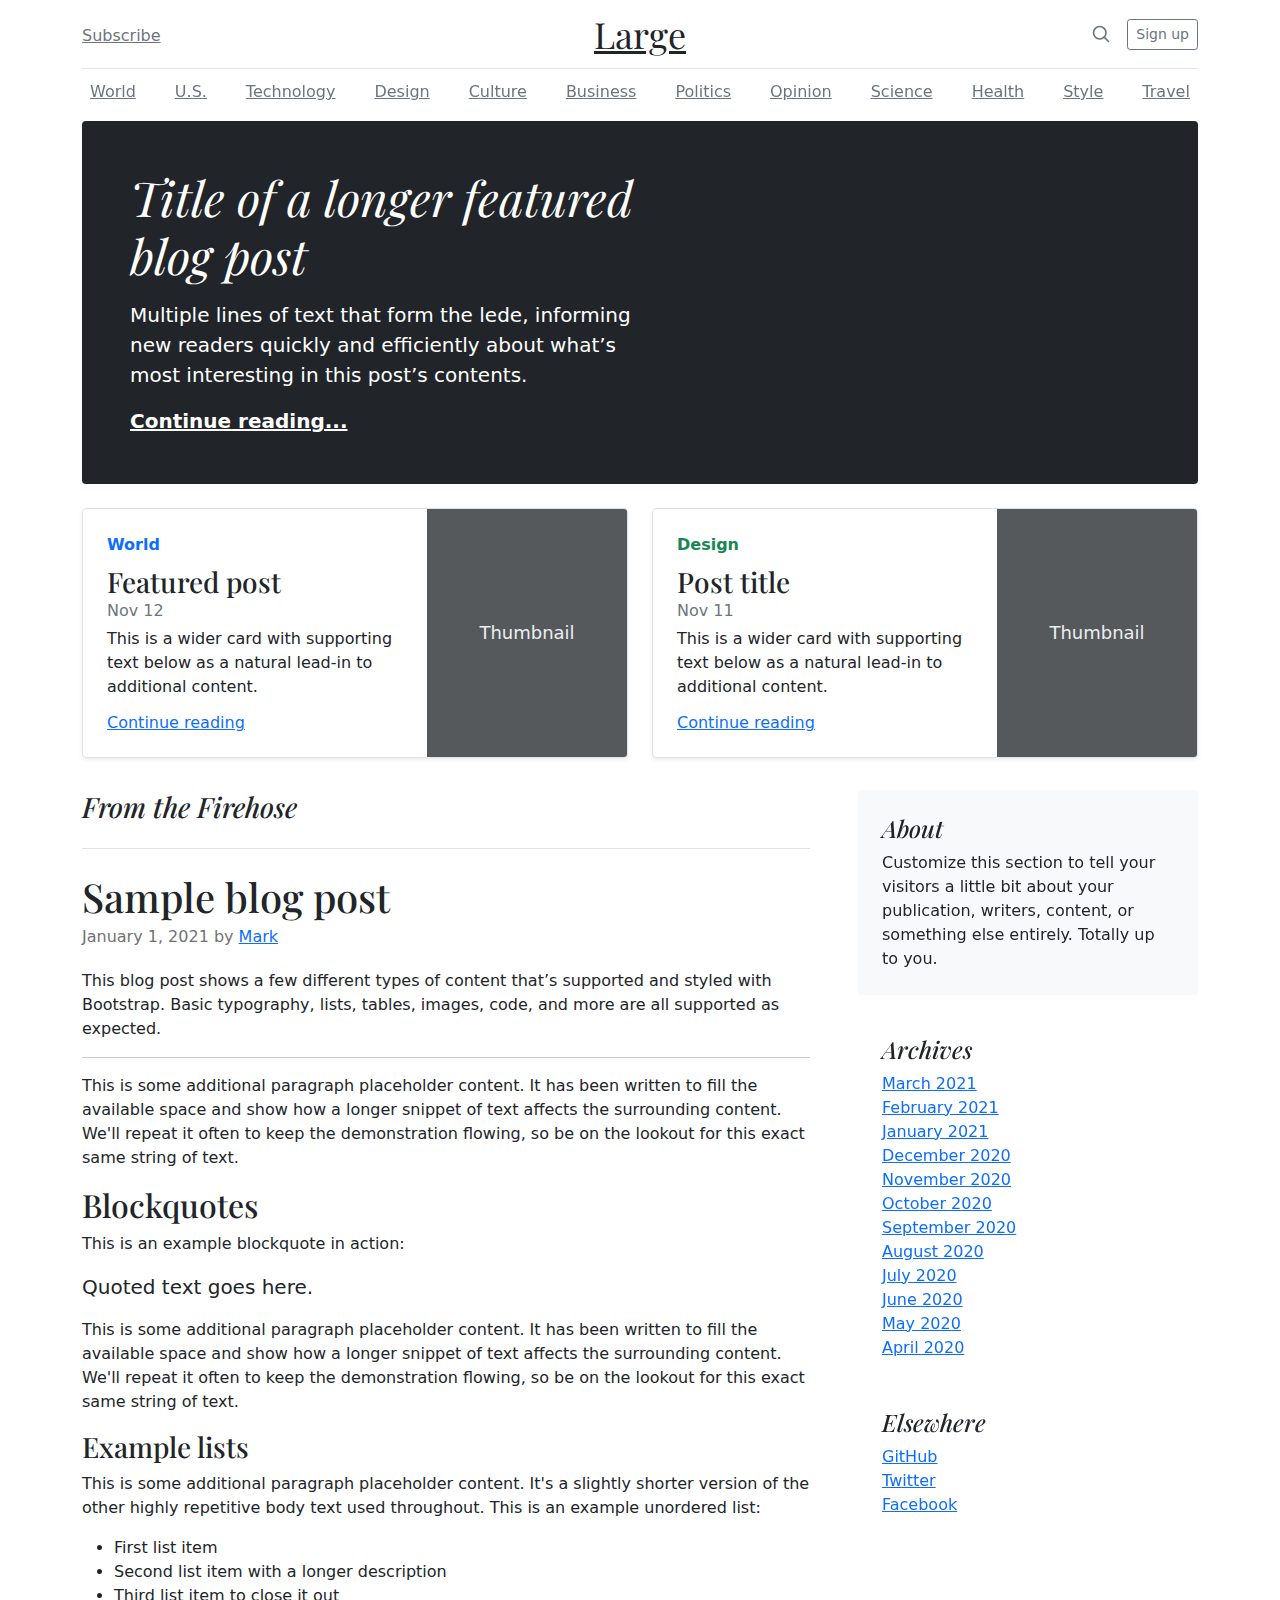
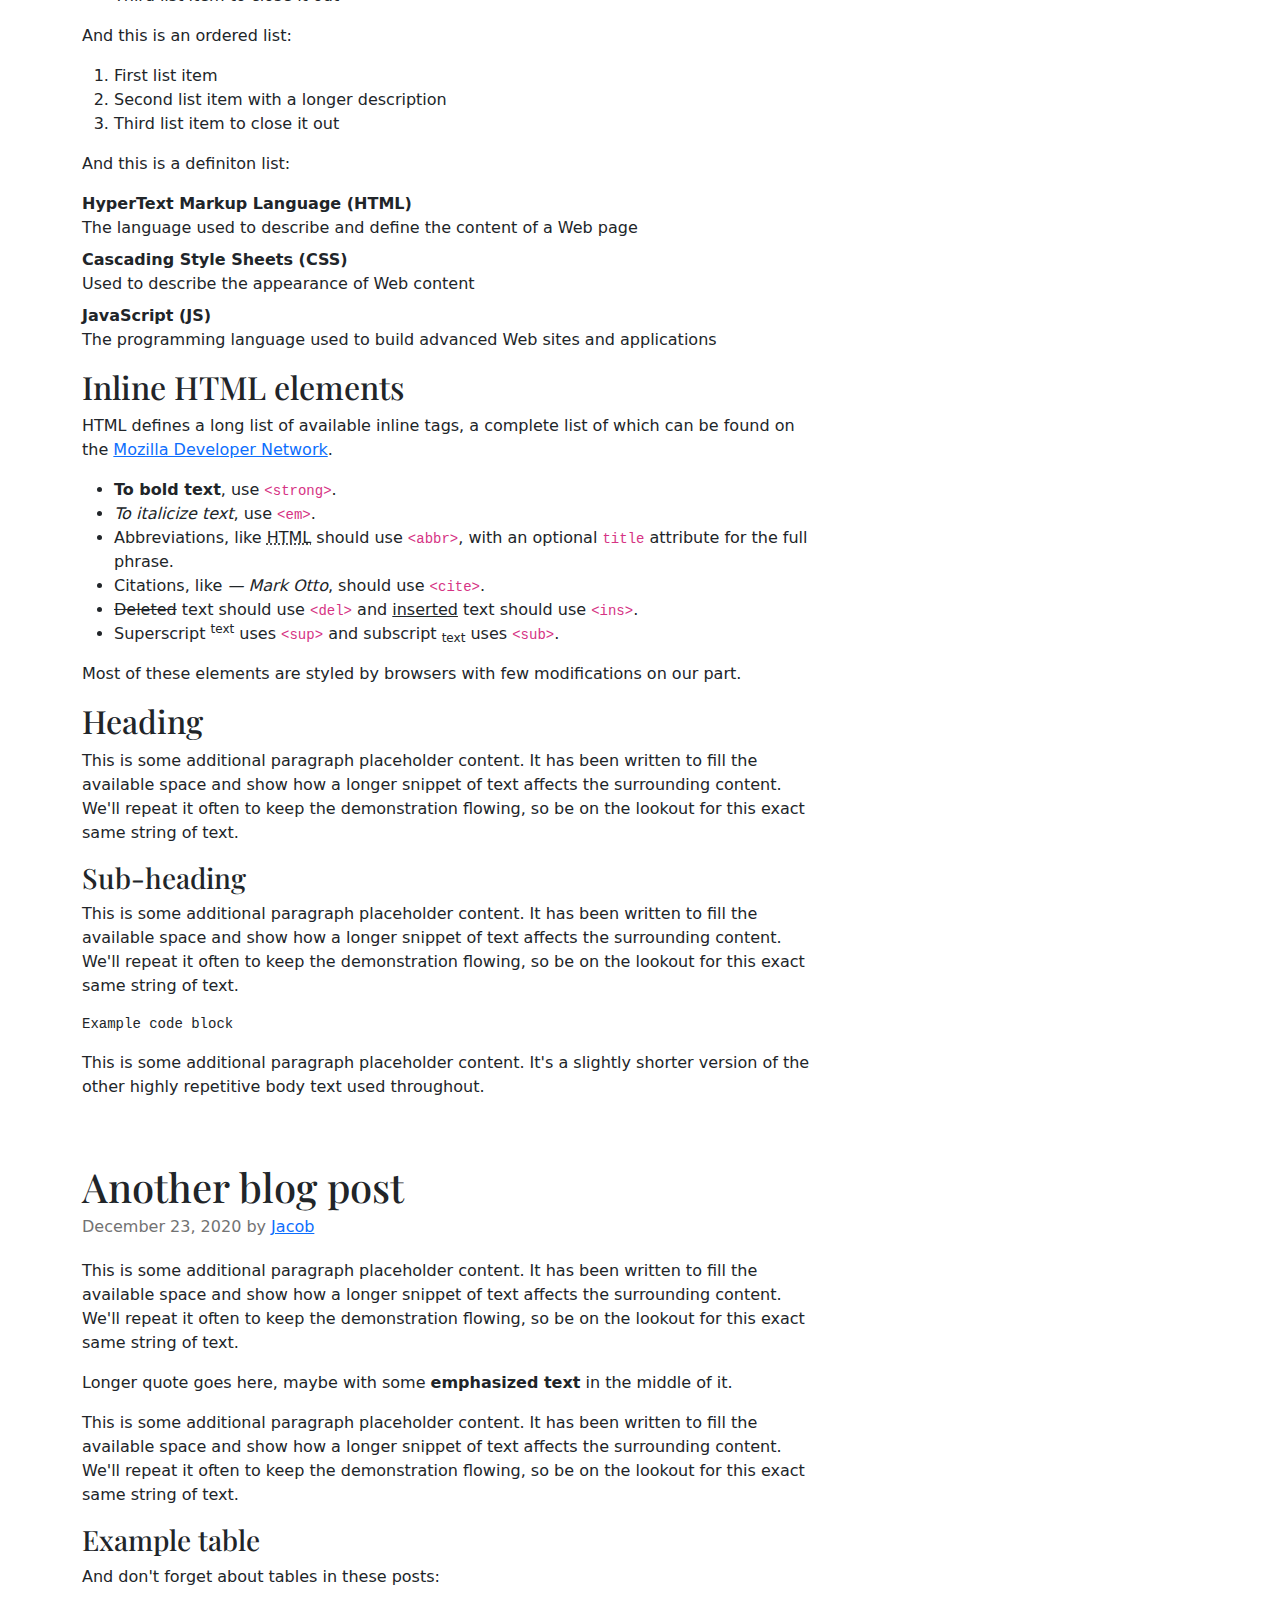
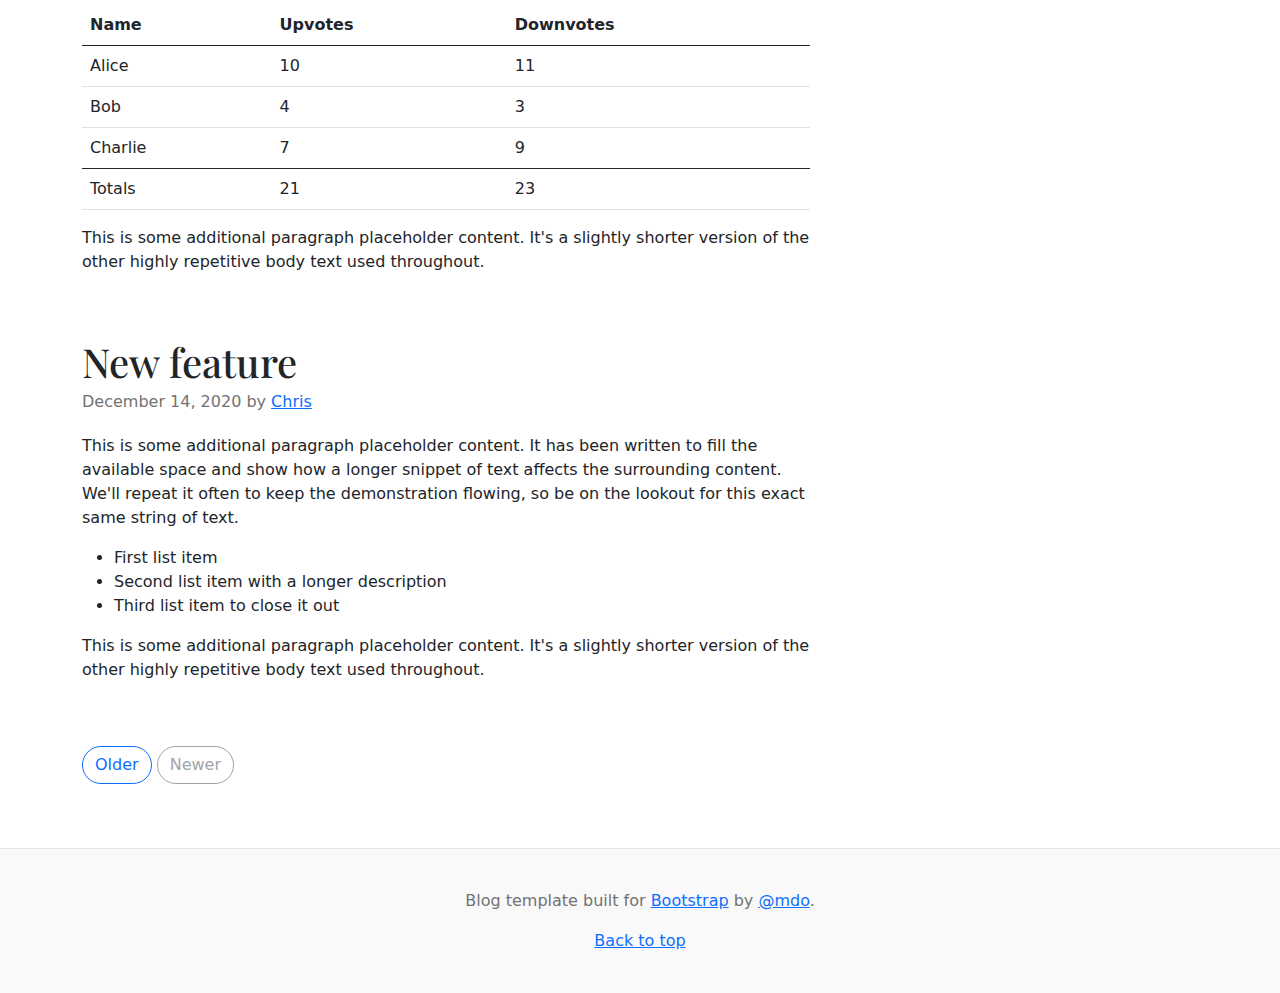
<file: bootstrap-5.0.2-examples/blog/index.html>
<!doctype html>
<html lang="en">
  <head>
    <meta charset="utf-8">
    <meta name="viewport" content="width=device-width, initial-scale=1">
    <meta name="description" content="">
    <meta name="author" content="Mark Otto, Jacob Thornton, and Bootstrap contributors">
    <meta name="generator" content="Hugo 0.84.0">
    <title>Blog Template · Bootstrap v5.0</title>

    <link rel="canonical" href="https://getbootstrap.com/docs/5.0/examples/blog/">

    

    <!-- Bootstrap core CSS -->
<link href="../assets/dist/css/bootstrap.min.css" rel="stylesheet">

    <style>
      .bd-placeholder-img {
        font-size: 1.125rem;
        text-anchor: middle;
        -webkit-user-select: none;
        -moz-user-select: none;
        user-select: none;
      }

      @media (min-width: 768px) {
        .bd-placeholder-img-lg {
          font-size: 3.5rem;
        }
      }
    </style>

    
    <!-- Custom styles for this template -->
    <link href="https://fonts.googleapis.com/css?family=Playfair&#43;Display:700,900&amp;display=swap" rel="stylesheet">
    <!-- Custom styles for this template -->
    <link href="blog.css" rel="stylesheet">
  </head>
  <body>
    
<div class="container">
  <header class="blog-header py-3">
    <div class="row flex-nowrap justify-content-between align-items-center">
      <div class="col-4 pt-1">
        <a class="link-secondary" href="#">Subscribe</a>
      </div>
      <div class="col-4 text-center">
        <a class="blog-header-logo text-dark" href="#">Large</a>
      </div>
      <div class="col-4 d-flex justify-content-end align-items-center">
        <a class="link-secondary" href="#" aria-label="Search">
          <svg xmlns="http://www.w3.org/2000/svg" width="20" height="20" fill="none" stroke="currentColor" stroke-linecap="round" stroke-linejoin="round" stroke-width="2" class="mx-3" role="img" viewBox="0 0 24 24"><title>Search</title><circle cx="10.5" cy="10.5" r="7.5"/><path d="M21 21l-5.2-5.2"/></svg>
        </a>
        <a class="btn btn-sm btn-outline-secondary" href="#">Sign up</a>
      </div>
    </div>
  </header>

  <div class="nav-scroller py-1 mb-2">
    <nav class="nav d-flex justify-content-between">
      <a class="p-2 link-secondary" href="#">World</a>
      <a class="p-2 link-secondary" href="#">U.S.</a>
      <a class="p-2 link-secondary" href="#">Technology</a>
      <a class="p-2 link-secondary" href="#">Design</a>
      <a class="p-2 link-secondary" href="#">Culture</a>
      <a class="p-2 link-secondary" href="#">Business</a>
      <a class="p-2 link-secondary" href="#">Politics</a>
      <a class="p-2 link-secondary" href="#">Opinion</a>
      <a class="p-2 link-secondary" href="#">Science</a>
      <a class="p-2 link-secondary" href="#">Health</a>
      <a class="p-2 link-secondary" href="#">Style</a>
      <a class="p-2 link-secondary" href="#">Travel</a>
    </nav>
  </div>
</div>

<main class="container">
  <div class="p-4 p-md-5 mb-4 text-white rounded bg-dark">
    <div class="col-md-6 px-0">
      <h1 class="display-4 fst-italic">Title of a longer featured blog post</h1>
      <p class="lead my-3">Multiple lines of text that form the lede, informing new readers quickly and efficiently about what’s most interesting in this post’s contents.</p>
      <p class="lead mb-0"><a href="#" class="text-white fw-bold">Continue reading...</a></p>
    </div>
  </div>

  <div class="row mb-2">
    <div class="col-md-6">
      <div class="row g-0 border rounded overflow-hidden flex-md-row mb-4 shadow-sm h-md-250 position-relative">
        <div class="col p-4 d-flex flex-column position-static">
          <strong class="d-inline-block mb-2 text-primary">World</strong>
          <h3 class="mb-0">Featured post</h3>
          <div class="mb-1 text-muted">Nov 12</div>
          <p class="card-text mb-auto">This is a wider card with supporting text below as a natural lead-in to additional content.</p>
          <a href="#" class="stretched-link">Continue reading</a>
        </div>
        <div class="col-auto d-none d-lg-block">
          <svg class="bd-placeholder-img" width="200" height="250" xmlns="http://www.w3.org/2000/svg" role="img" aria-label="Placeholder: Thumbnail" preserveAspectRatio="xMidYMid slice" focusable="false"><title>Placeholder</title><rect width="100%" height="100%" fill="#55595c"/><text x="50%" y="50%" fill="#eceeef" dy=".3em">Thumbnail</text></svg>

        </div>
      </div>
    </div>
    <div class="col-md-6">
      <div class="row g-0 border rounded overflow-hidden flex-md-row mb-4 shadow-sm h-md-250 position-relative">
        <div class="col p-4 d-flex flex-column position-static">
          <strong class="d-inline-block mb-2 text-success">Design</strong>
          <h3 class="mb-0">Post title</h3>
          <div class="mb-1 text-muted">Nov 11</div>
          <p class="mb-auto">This is a wider card with supporting text below as a natural lead-in to additional content.</p>
          <a href="#" class="stretched-link">Continue reading</a>
        </div>
        <div class="col-auto d-none d-lg-block">
          <svg class="bd-placeholder-img" width="200" height="250" xmlns="http://www.w3.org/2000/svg" role="img" aria-label="Placeholder: Thumbnail" preserveAspectRatio="xMidYMid slice" focusable="false"><title>Placeholder</title><rect width="100%" height="100%" fill="#55595c"/><text x="50%" y="50%" fill="#eceeef" dy=".3em">Thumbnail</text></svg>

        </div>
      </div>
    </div>
  </div>

  <div class="row g-5">
    <div class="col-md-8">
      <h3 class="pb-4 mb-4 fst-italic border-bottom">
        From the Firehose
      </h3>

      <article class="blog-post">
        <h2 class="blog-post-title">Sample blog post</h2>
        <p class="blog-post-meta">January 1, 2021 by <a href="#">Mark</a></p>

        <p>This blog post shows a few different types of content that’s supported and styled with Bootstrap. Basic typography, lists, tables, images, code, and more are all supported as expected.</p>
        <hr>
        <p>This is some additional paragraph placeholder content. It has been written to fill the available space and show how a longer snippet of text affects the surrounding content. We'll repeat it often to keep the demonstration flowing, so be on the lookout for this exact same string of text.</p>
        <h2>Blockquotes</h2>
        <p>This is an example blockquote in action:</p>
        <blockquote class="blockquote">
          <p>Quoted text goes here.</p>
        </blockquote>
        <p>This is some additional paragraph placeholder content. It has been written to fill the available space and show how a longer snippet of text affects the surrounding content. We'll repeat it often to keep the demonstration flowing, so be on the lookout for this exact same string of text.</p>
        <h3>Example lists</h3>
        <p>This is some additional paragraph placeholder content. It's a slightly shorter version of the other highly repetitive body text used throughout. This is an example unordered list:</p>
        <ul>
          <li>First list item</li>
          <li>Second list item with a longer description</li>
          <li>Third list item to close it out</li>
        </ul>
        <p>And this is an ordered list:</p>
        <ol>
          <li>First list item</li>
          <li>Second list item with a longer description</li>
          <li>Third list item to close it out</li>
        </ol>
        <p>And this is a definiton list:</p>
        <dl>
          <dt>HyperText Markup Language (HTML)</dt>
          <dd>The language used to describe and define the content of a Web page</dd>
          <dt>Cascading Style Sheets (CSS)</dt>
          <dd>Used to describe the appearance of Web content</dd>
          <dt>JavaScript (JS)</dt>
          <dd>The programming language used to build advanced Web sites and applications</dd>
        </dl>
        <h2>Inline HTML elements</h2>
        <p>HTML defines a long list of available inline tags, a complete list of which can be found on the <a href="https://developer.mozilla.org/en-US/docs/Web/HTML/Element">Mozilla Developer Network</a>.</p>
        <ul>
          <li><strong>To bold text</strong>, use <code class="language-plaintext highlighter-rouge">&lt;strong&gt;</code>.</li>
          <li><em>To italicize text</em>, use <code class="language-plaintext highlighter-rouge">&lt;em&gt;</code>.</li>
          <li>Abbreviations, like <abbr title="HyperText Markup Langage">HTML</abbr> should use <code class="language-plaintext highlighter-rouge">&lt;abbr&gt;</code>, with an optional <code class="language-plaintext highlighter-rouge">title</code> attribute for the full phrase.</li>
          <li>Citations, like <cite>— Mark Otto</cite>, should use <code class="language-plaintext highlighter-rouge">&lt;cite&gt;</code>.</li>
          <li><del>Deleted</del> text should use <code class="language-plaintext highlighter-rouge">&lt;del&gt;</code> and <ins>inserted</ins> text should use <code class="language-plaintext highlighter-rouge">&lt;ins&gt;</code>.</li>
          <li>Superscript <sup>text</sup> uses <code class="language-plaintext highlighter-rouge">&lt;sup&gt;</code> and subscript <sub>text</sub> uses <code class="language-plaintext highlighter-rouge">&lt;sub&gt;</code>.</li>
        </ul>
        <p>Most of these elements are styled by browsers with few modifications on our part.</p>
        <h2>Heading</h2>
        <p>This is some additional paragraph placeholder content. It has been written to fill the available space and show how a longer snippet of text affects the surrounding content. We'll repeat it often to keep the demonstration flowing, so be on the lookout for this exact same string of text.</p>
        <h3>Sub-heading</h3>
        <p>This is some additional paragraph placeholder content. It has been written to fill the available space and show how a longer snippet of text affects the surrounding content. We'll repeat it often to keep the demonstration flowing, so be on the lookout for this exact same string of text.</p>
        <pre><code>Example code block</code></pre>
        <p>This is some additional paragraph placeholder content. It's a slightly shorter version of the other highly repetitive body text used throughout.</p>
      </article>

      <article class="blog-post">
        <h2 class="blog-post-title">Another blog post</h2>
        <p class="blog-post-meta">December 23, 2020 by <a href="#">Jacob</a></p>

        <p>This is some additional paragraph placeholder content. It has been written to fill the available space and show how a longer snippet of text affects the surrounding content. We'll repeat it often to keep the demonstration flowing, so be on the lookout for this exact same string of text.</p>
        <blockquote>
          <p>Longer quote goes here, maybe with some <strong>emphasized text</strong> in the middle of it.</p>
        </blockquote>
        <p>This is some additional paragraph placeholder content. It has been written to fill the available space and show how a longer snippet of text affects the surrounding content. We'll repeat it often to keep the demonstration flowing, so be on the lookout for this exact same string of text.</p>
        <h3>Example table</h3>
        <p>And don't forget about tables in these posts:</p>
        <table class="table">
          <thead>
            <tr>
              <th>Name</th>
              <th>Upvotes</th>
              <th>Downvotes</th>
            </tr>
          </thead>
          <tbody>
            <tr>
              <td>Alice</td>
              <td>10</td>
              <td>11</td>
            </tr>
            <tr>
              <td>Bob</td>
              <td>4</td>
              <td>3</td>
            </tr>
            <tr>
              <td>Charlie</td>
              <td>7</td>
              <td>9</td>
            </tr>
          </tbody>
          <tfoot>
            <tr>
              <td>Totals</td>
              <td>21</td>
              <td>23</td>
            </tr>
          </tfoot>
        </table>

        <p>This is some additional paragraph placeholder content. It's a slightly shorter version of the other highly repetitive body text used throughout.</p>
      </article>

      <article class="blog-post">
        <h2 class="blog-post-title">New feature</h2>
        <p class="blog-post-meta">December 14, 2020 by <a href="#">Chris</a></p>

        <p>This is some additional paragraph placeholder content. It has been written to fill the available space and show how a longer snippet of text affects the surrounding content. We'll repeat it often to keep the demonstration flowing, so be on the lookout for this exact same string of text.</p>
        <ul>
          <li>First list item</li>
          <li>Second list item with a longer description</li>
          <li>Third list item to close it out</li>
        </ul>
        <p>This is some additional paragraph placeholder content. It's a slightly shorter version of the other highly repetitive body text used throughout.</p>
      </article>

      <nav class="blog-pagination" aria-label="Pagination">
        <a class="btn btn-outline-primary" href="#">Older</a>
        <a class="btn btn-outline-secondary disabled" href="#" tabindex="-1" aria-disabled="true">Newer</a>
      </nav>

    </div>

    <div class="col-md-4">
      <div class="position-sticky" style="top: 2rem;">
        <div class="p-4 mb-3 bg-light rounded">
          <h4 class="fst-italic">About</h4>
          <p class="mb-0">Customize this section to tell your visitors a little bit about your publication, writers, content, or something else entirely. Totally up to you.</p>
        </div>

        <div class="p-4">
          <h4 class="fst-italic">Archives</h4>
          <ol class="list-unstyled mb-0">
            <li><a href="#">March 2021</a></li>
            <li><a href="#">February 2021</a></li>
            <li><a href="#">January 2021</a></li>
            <li><a href="#">December 2020</a></li>
            <li><a href="#">November 2020</a></li>
            <li><a href="#">October 2020</a></li>
            <li><a href="#">September 2020</a></li>
            <li><a href="#">August 2020</a></li>
            <li><a href="#">July 2020</a></li>
            <li><a href="#">June 2020</a></li>
            <li><a href="#">May 2020</a></li>
            <li><a href="#">April 2020</a></li>
          </ol>
        </div>

        <div class="p-4">
          <h4 class="fst-italic">Elsewhere</h4>
          <ol class="list-unstyled">
            <li><a href="#">GitHub</a></li>
            <li><a href="#">Twitter</a></li>
            <li><a href="#">Facebook</a></li>
          </ol>
        </div>
      </div>
    </div>
  </div>

</main>

<footer class="blog-footer">
  <p>Blog template built for <a href="https://getbootstrap.com/">Bootstrap</a> by <a href="https://twitter.com/mdo">@mdo</a>.</p>
  <p>
    <a href="#">Back to top</a>
  </p>
</footer>


    
  </body>
</html>
</file>
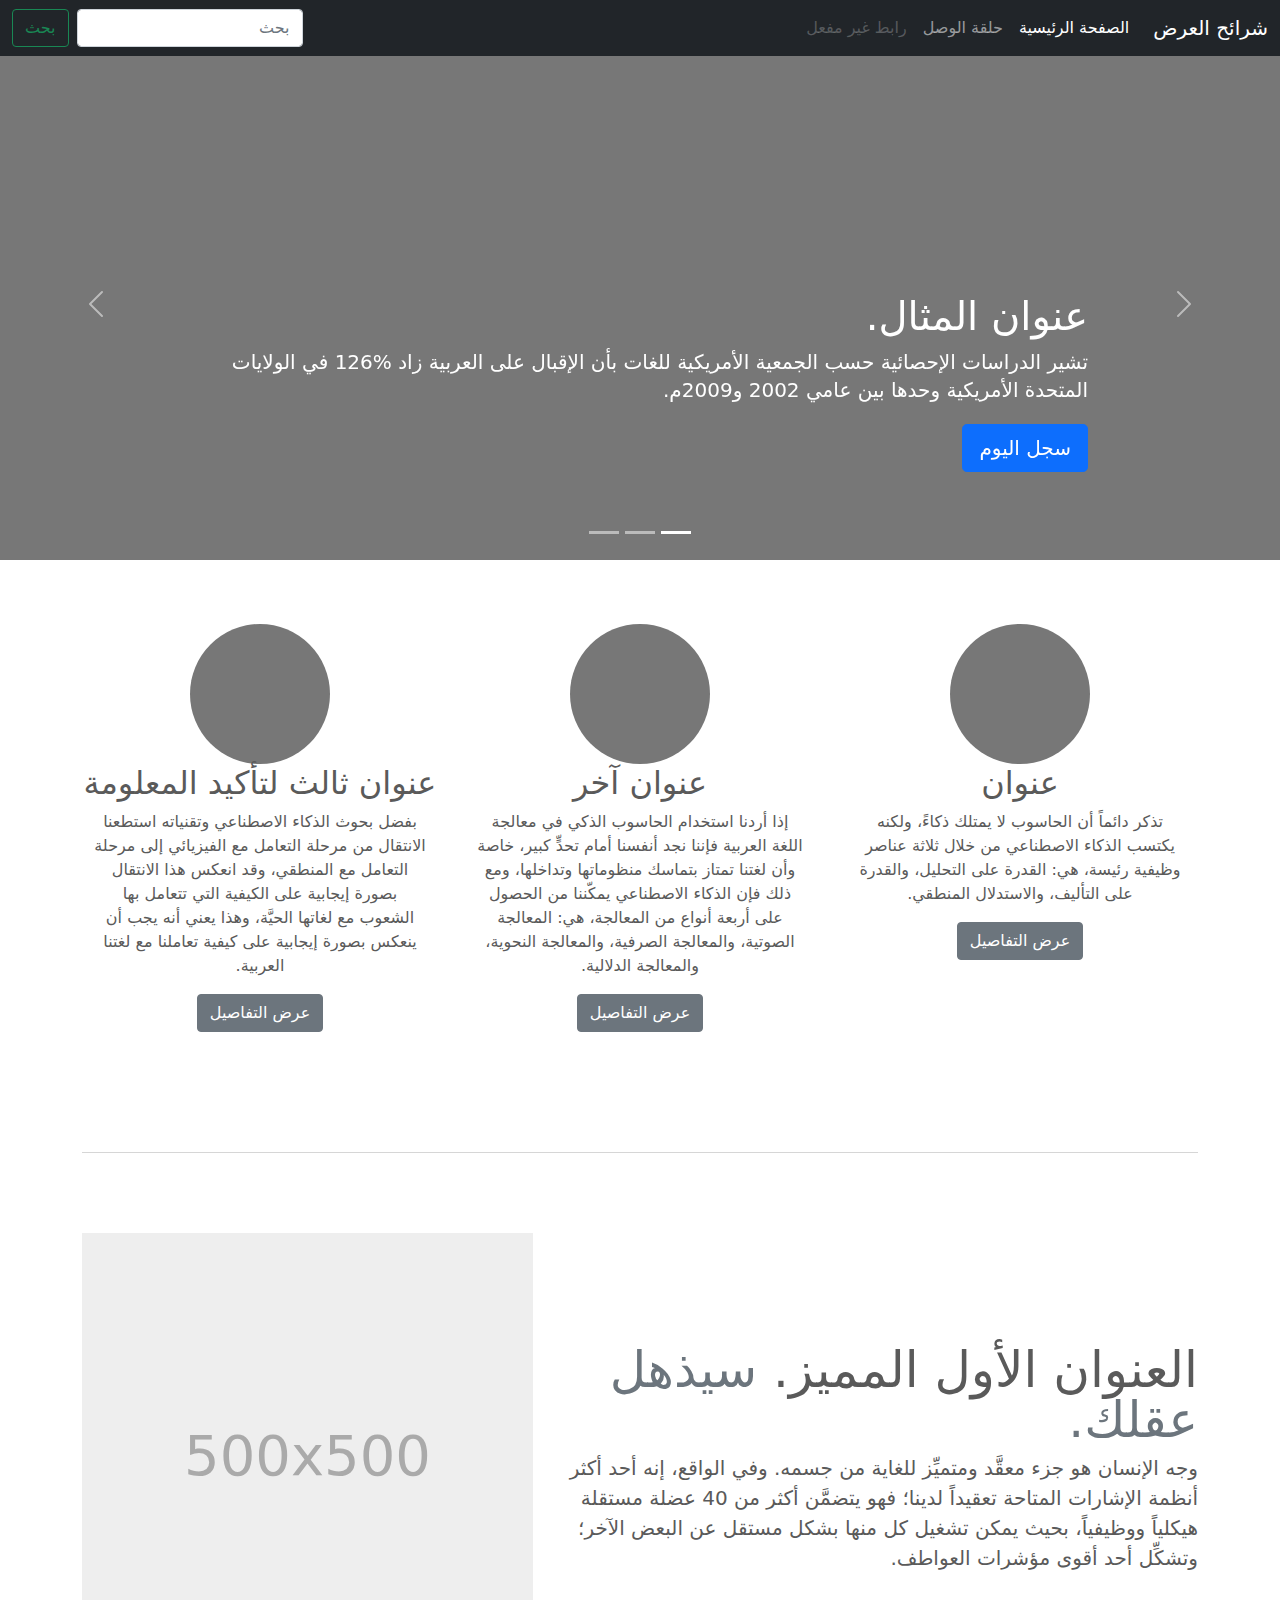
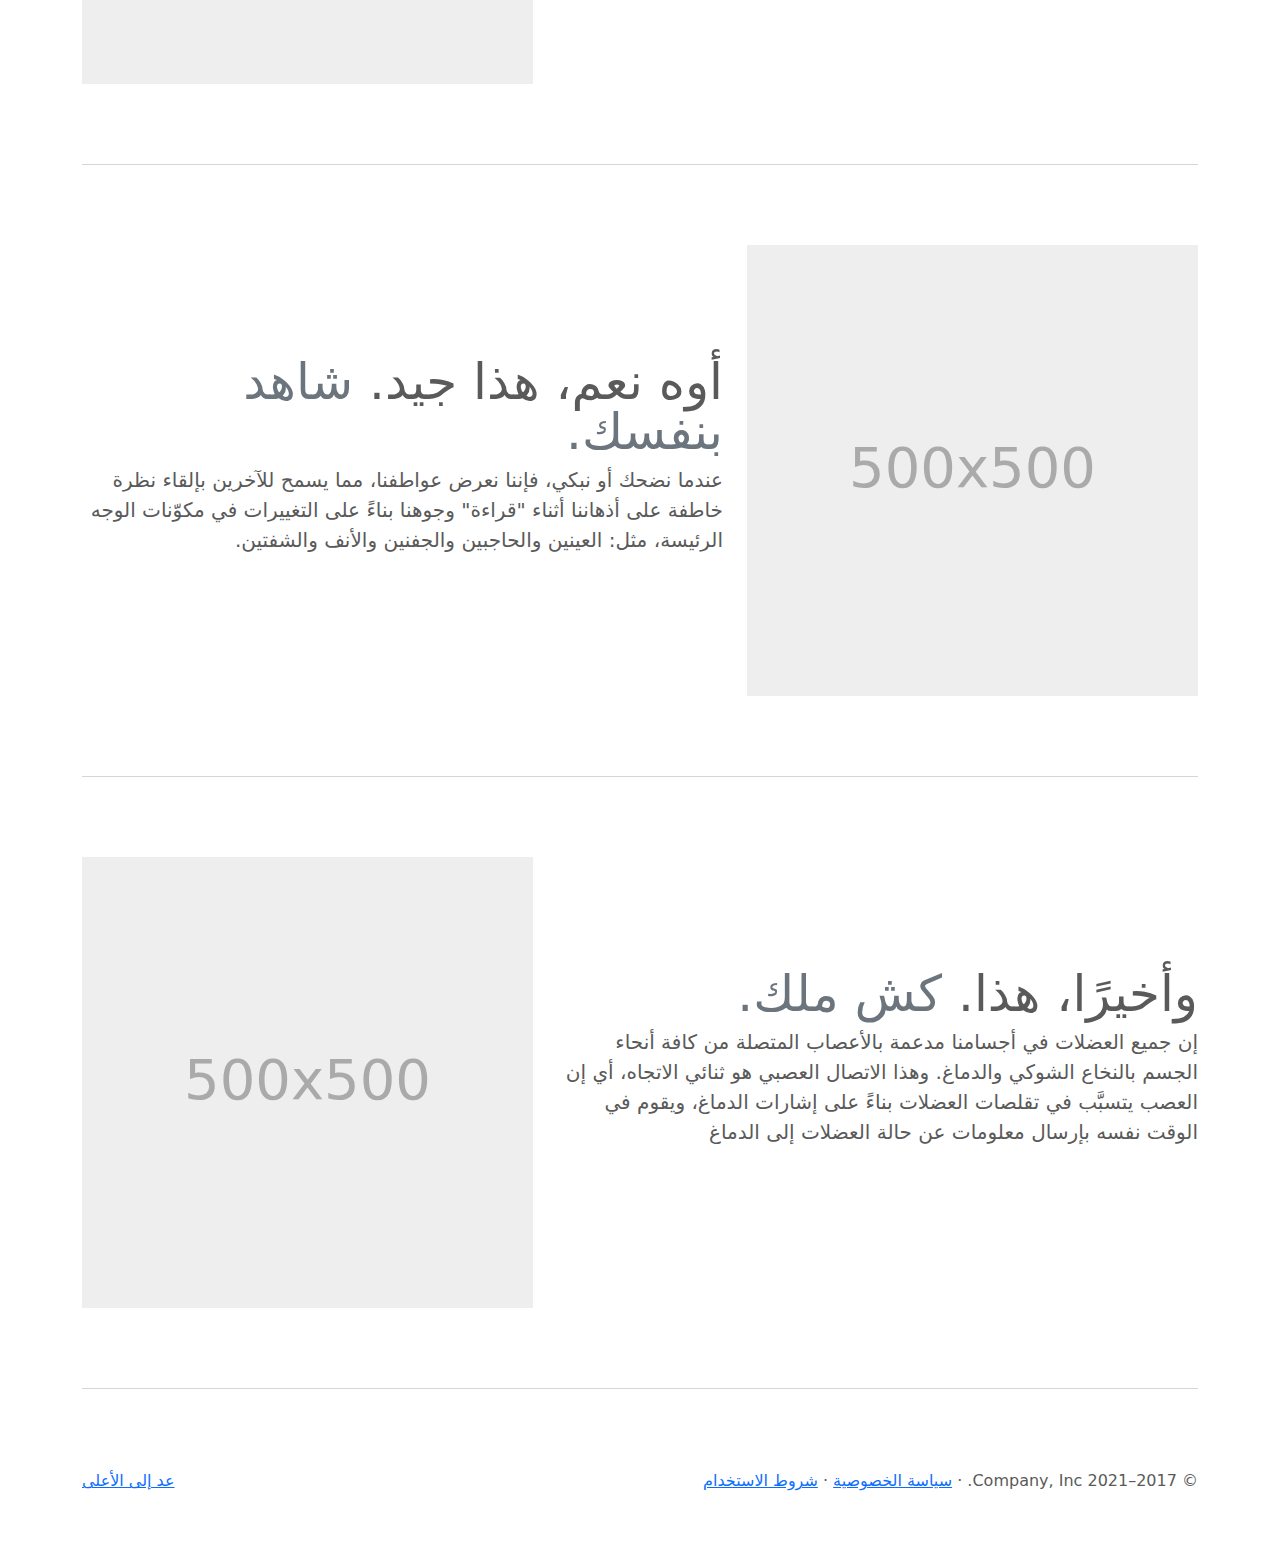
<file: bootstrap-5.0.2-examples/carousel-rtl/index.html>
<!doctype html>
<html lang="ar" dir="rtl">
  <head>
    <meta charset="utf-8">
    <meta name="viewport" content="width=device-width, initial-scale=1">
    <meta name="description" content="">
    <meta name="author" content="Mark Otto, Jacob Thornton, and Bootstrap contributors">
    <meta name="generator" content="Hugo 0.84.0">
    <title>قالب  شرائح العرض · Bootstrap v5.0</title>

    <link rel="canonical" href="https://getbootstrap.com/docs/5.0/examples/carousel-rtl/">

    

    <!-- Bootstrap core CSS -->
<link href="../assets/dist/css/bootstrap.rtl.min.css" rel="stylesheet">

    <style>
      .bd-placeholder-img {
        font-size: 1.125rem;
        text-anchor: middle;
        -webkit-user-select: none;
        -moz-user-select: none;
        user-select: none;
      }

      @media (min-width: 768px) {
        .bd-placeholder-img-lg {
          font-size: 3.5rem;
        }
      }
    </style>

    
    <!-- Custom styles for this template -->
    <link href="../carousel/carousel.rtl.css" rel="stylesheet">
  </head>
  <body>
    
<header>
  <nav class="navbar navbar-expand-md navbar-dark fixed-top bg-dark">
    <div class="container-fluid">
      <a class="navbar-brand" href="#">شرائح العرض</a>
      <button class="navbar-toggler" type="button" data-bs-toggle="collapse" data-bs-target="#navbarCollapse" aria-controls="navbarCollapse" aria-expanded="false" aria-label="تبديل التنقل">
        <span class="navbar-toggler-icon"></span>
      </button>
      <div class="collapse navbar-collapse" id="navbarCollapse">
        <ul class="navbar-nav me-auto mb-2 mb-md-0">
          <li class="nav-item">
            <a class="nav-link active" aria-current="page" href="#">الصفحة الرئيسية</a>
          </li>
          <li class="nav-item">
            <a class="nav-link" href="#">حلقة الوصل</a>
          </li>
          <li class="nav-item">
            <a class="nav-link disabled" href="#" tabindex="-1" aria-disabled="true">رابط غير مفعل</a>
          </li>
        </ul>
        <form class="d-flex">
          <input class="form-control me-2" type="search" placeholder="بحث" aria-label="بحث">
          <button class="btn btn-outline-success" type="submit">بحث</button>
        </form>
      </div>
    </div>
  </nav>
</header>

<main>

  <div id="myCarousel" class="carousel slide" data-bs-ride="carousel">
    <div class="carousel-indicators">
      <button type="button" data-bs-target="#myCarousel" data-bs-slide-to="0" class="active" aria-current="true" aria-label="Slide 1"></button>
      <button type="button" data-bs-target="#myCarousel" data-bs-slide-to="1" aria-label="Slide 2"></button>
      <button type="button" data-bs-target="#myCarousel" data-bs-slide-to="2" aria-label="Slide 3"></button>
    </div>
    <div class="carousel-inner">
      <div class="carousel-item active">
        <svg class="bd-placeholder-img" width="100%" height="100%" xmlns="http://www.w3.org/2000/svg" aria-hidden="true" preserveAspectRatio="xMidYMid slice" focusable="false"><rect width="100%" height="100%" fill="#777"/></svg>

        <div class="container">
          <div class="carousel-caption text-start">
            <h1>عنوان المثال.</h1>
            <p>تشير الدراسات الإحصائية حسب الجمعية الأمريكية للغات بأن الإقبال على العربية زاد %126 في الولايات المتحدة الأمريكية وحدها بين عامي 2002 و2009م.</p>
            <p><a class="btn btn-lg btn-primary" href="#">سجل اليوم</a></p>
          </div>
        </div>
      </div>
      <div class="carousel-item">
        <svg class="bd-placeholder-img" width="100%" height="100%" xmlns="http://www.w3.org/2000/svg" aria-hidden="true" preserveAspectRatio="xMidYMid slice" focusable="false"><rect width="100%" height="100%" fill="#777"/></svg>

        <div class="container">
          <div class="carousel-caption">
            <h1>عنوان مثال آخر.</h1>
            <p>حسب المجلس الثقافي البريطاني فإن تعليم الإنجليزية داخل بريطانيا يسهم في تعزيز اقتصادها بما يتجاوز ملياري جنيه سنوياً، كما أنه وفر أكثر من 26 ألف وظيفة.</p>
            <p><a class="btn btn-lg btn-primary" href="#">أعرف أكثر</a></p>
          </div>
        </div>
      </div>
      <div class="carousel-item">
        <svg class="bd-placeholder-img" width="100%" height="100%" xmlns="http://www.w3.org/2000/svg" aria-hidden="true" preserveAspectRatio="xMidYMid slice" focusable="false"><rect width="100%" height="100%" fill="#777"/></svg>

        <div class="container">
          <div class="carousel-caption text-end">
            <h1>واحد أكثر لقياس جيد.</h1>
            <p>الإحصاءات لحجم الاستثمار اللغوي خارج بريطانيا تتفاوت من سنة لأخرى إلا أن المدير التنفيذي للمجلس الثقافي البريطاني إدي بايرز يرى أن استثمار تعليم الإنجليزية في الخارج لا يحسب على المستوى المالي فحسب بل على المستوى السياسي أيضاً.</p>
            <p><a class="btn btn-lg btn-primary" href="#">تصفح المعرض</a></p>
          </div>
        </div>
      </div>
    </div>
    <button class="carousel-control-prev" type="button" data-bs-target="#myCarousel" data-bs-slide="prev">
      <span class="carousel-control-prev-icon" aria-hidden="true"></span>
      <span class="visually-hidden">السابق</span>
    </button>
    <button class="carousel-control-next" type="button" data-bs-target="#myCarousel" data-bs-slide="next">
      <span class="carousel-control-next-icon" aria-hidden="true"></span>
      <span class="visually-hidden">التالي</span>
    </button>
  </div>


  <!-- Marketing messaging and featurettes
  ================================================== -->
  <!-- Wrap the rest of the page in another container to center all the content. -->

  <div class="container marketing">

    <!-- Three columns of text below the carousel -->
    <div class="row">
      <div class="col-lg-4">
        <svg class="bd-placeholder-img rounded-circle" width="140" height="140" xmlns="http://www.w3.org/2000/svg" role="img" aria-label="Placeholder: 140x140" preserveAspectRatio="xMidYMid slice" focusable="false"><title>Placeholder</title><rect width="100%" height="100%" fill="#777"/><text x="50%" y="50%" fill="#777" dy=".3em">140x140</text></svg>

        <h2>عنوان</h2>
        <p>تذكر دائماً أن الحاسوب لا يمتلك ذكاءً، ولكنه يكتسب الذكاء الاصطناعي من خلال ثلاثة عناصر وظيفية رئيسة، هي: القدرة على التحليل، والقدرة على التأليف، والاستدلال المنطقي.</p>
        <p><a class="btn btn-secondary" href="#">عرض التفاصيل</a></p>
      </div><!-- /.col-lg-4 -->
      <div class="col-lg-4">
        <svg class="bd-placeholder-img rounded-circle" width="140" height="140" xmlns="http://www.w3.org/2000/svg" role="img" aria-label="Placeholder: 140x140" preserveAspectRatio="xMidYMid slice" focusable="false"><title>Placeholder</title><rect width="100%" height="100%" fill="#777"/><text x="50%" y="50%" fill="#777" dy=".3em">140x140</text></svg>

        <h2>عنوان آخر</h2>
        <p>إذا أردنا استخدام الحاسوب الذكي في معالجة اللغة العربية فإننا نجد أنفسنا أمام تحدٍّ كبير، خاصة وأن لغتنا تمتاز بتماسك منظوماتها وتداخلها، ومع ذلك فإن الذكاء الاصطناعي يمكّننا من الحصول على أربعة أنواع من المعالجة، هي: المعالجة الصوتية، والمعالجة الصرفية، والمعالجة النحوية، والمعالجة الدلالية.</p>
        <p><a class="btn btn-secondary" href="#">عرض التفاصيل</a></p>
      </div><!-- /.col-lg-4 -->
      <div class="col-lg-4">
        <svg class="bd-placeholder-img rounded-circle" width="140" height="140" xmlns="http://www.w3.org/2000/svg" role="img" aria-label="Placeholder: 140x140" preserveAspectRatio="xMidYMid slice" focusable="false"><title>Placeholder</title><rect width="100%" height="100%" fill="#777"/><text x="50%" y="50%" fill="#777" dy=".3em">140x140</text></svg>

        <h2>عنوان ثالث لتأكيد المعلومة</h2>
        <p>بفضل بحوث الذكاء الاصطناعي وتقنياته استطعنا الانتقال من مرحلة التعامل مع الفيزيائي إلى مرحلة التعامل مع المنطقي، وقد انعكس هذا الانتقال بصورة إيجابية على الكيفية التي تتعامل بها الشعوب مع لغاتها الحيَّة، وهذا يعني أنه يجب أن ينعكس بصورة إيجابية على كيفية تعاملنا مع لغتنا العربية.</p>
        <p><a class="btn btn-secondary" href="#">عرض التفاصيل</a></p>
      </div><!-- /.col-lg-4 -->
    </div><!-- /.row -->


    <!-- START THE FEATURETTES -->

    <hr class="featurette-divider">

    <div class="row featurette">
      <div class="col-md-7">
        <h2 class="featurette-heading">العنوان الأول المميز. <span class="text-muted"> سيذهل عقلك. </span></h2>
        <p class="lead">وجه الإنسان هو جزء معقَّد ومتميِّز للغاية من جسمه. وفي الواقع، إنه أحد أكثر أنظمة الإشارات المتاحة تعقيداً لدينا؛ فهو يتضمَّن أكثر من 40 عضلة مستقلة هيكلياً ووظيفياً، بحيث يمكن تشغيل كل منها بشكل مستقل عن البعض الآخر؛ وتشكِّل أحد أقوى مؤشرات العواطف.</p>
      </div>
      <div class="col-md-5">
        <svg class="bd-placeholder-img bd-placeholder-img-lg featurette-image img-fluid mx-auto" width="500" height="500" xmlns="http://www.w3.org/2000/svg" role="img" aria-label="Placeholder: 500x500" preserveAspectRatio="xMidYMid slice" focusable="false"><title>Placeholder</title><rect width="100%" height="100%" fill="#eee"/><text x="50%" y="50%" fill="#aaa" dy=".3em">500x500</text></svg>

      </div>
    </div>

    <hr class="featurette-divider">

    <div class="row featurette">
      <div class="col-md-7 order-md-2">
        <h2 class="featurette-heading">أوه نعم، هذا جيد. <span class="text-muted"> شاهد بنفسك. </span></h2>
        <p class="lead">عندما نضحك أو نبكي، فإننا نعرض عواطفنا، مما يسمح للآخرين بإلقاء نظرة خاطفة على أذهاننا أثناء "قراءة" وجوهنا بناءً على التغييرات في مكوّنات الوجه الرئيسة، مثل: العينين والحاجبين والجفنين والأنف والشفتين.</p>
      </div>
      <div class="col-md-5 order-md-1">
        <svg class="bd-placeholder-img bd-placeholder-img-lg featurette-image img-fluid mx-auto" width="500" height="500" xmlns="http://www.w3.org/2000/svg" role="img" aria-label="Placeholder: 500x500" preserveAspectRatio="xMidYMid slice" focusable="false"><title>Placeholder</title><rect width="100%" height="100%" fill="#eee"/><text x="50%" y="50%" fill="#aaa" dy=".3em">500x500</text></svg>

      </div>
    </div>

    <hr class="featurette-divider">

    <div class="row featurette">
      <div class="col-md-7">
        <h2 class="featurette-heading">وأخيرًا، هذا. <span class="text-muted"> كش ملك. </span></h2>
        <p class="lead">إن جميع العضلات في أجسامنا مدعمة بالأعصاب المتصلة من كافة أنحاء الجسم بالنخاع الشوكي والدماغ. وهذا الاتصال العصبي هو ثنائي الاتجاه، أي إن العصب يتسبَّب في تقلصات العضلات بناءً على إشارات الدماغ، ويقوم في الوقت نفسه بإرسال معلومات عن حالة العضلات إلى الدماغ</p>
      </div>
      <div class="col-md-5">
        <svg class="bd-placeholder-img bd-placeholder-img-lg featurette-image img-fluid mx-auto" width="500" height="500" xmlns="http://www.w3.org/2000/svg" role="img" aria-label="Placeholder: 500x500" preserveAspectRatio="xMidYMid slice" focusable="false"><title>Placeholder</title><rect width="100%" height="100%" fill="#eee"/><text x="50%" y="50%" fill="#aaa" dy=".3em">500x500</text></svg>

      </div>
    </div>

    <hr class="featurette-divider">

    <!-- /END THE FEATURETTES -->

  </div><!-- /.container -->


  <!-- FOOTER -->
  <footer class="container">
    <p class="float-end"><a href="#">عد إلى الأعلى</a></p>
    <p>&copy; 2017–2021 Company, Inc. &middot; <a href="#">سياسة الخصوصية</a> &middot; <a href="#">شروط الاستخدام</a></p>
  </footer>
</main>


    <script src="../assets/dist/js/bootstrap.bundle.min.js"></script>

      
  </body>
</html>
</file>
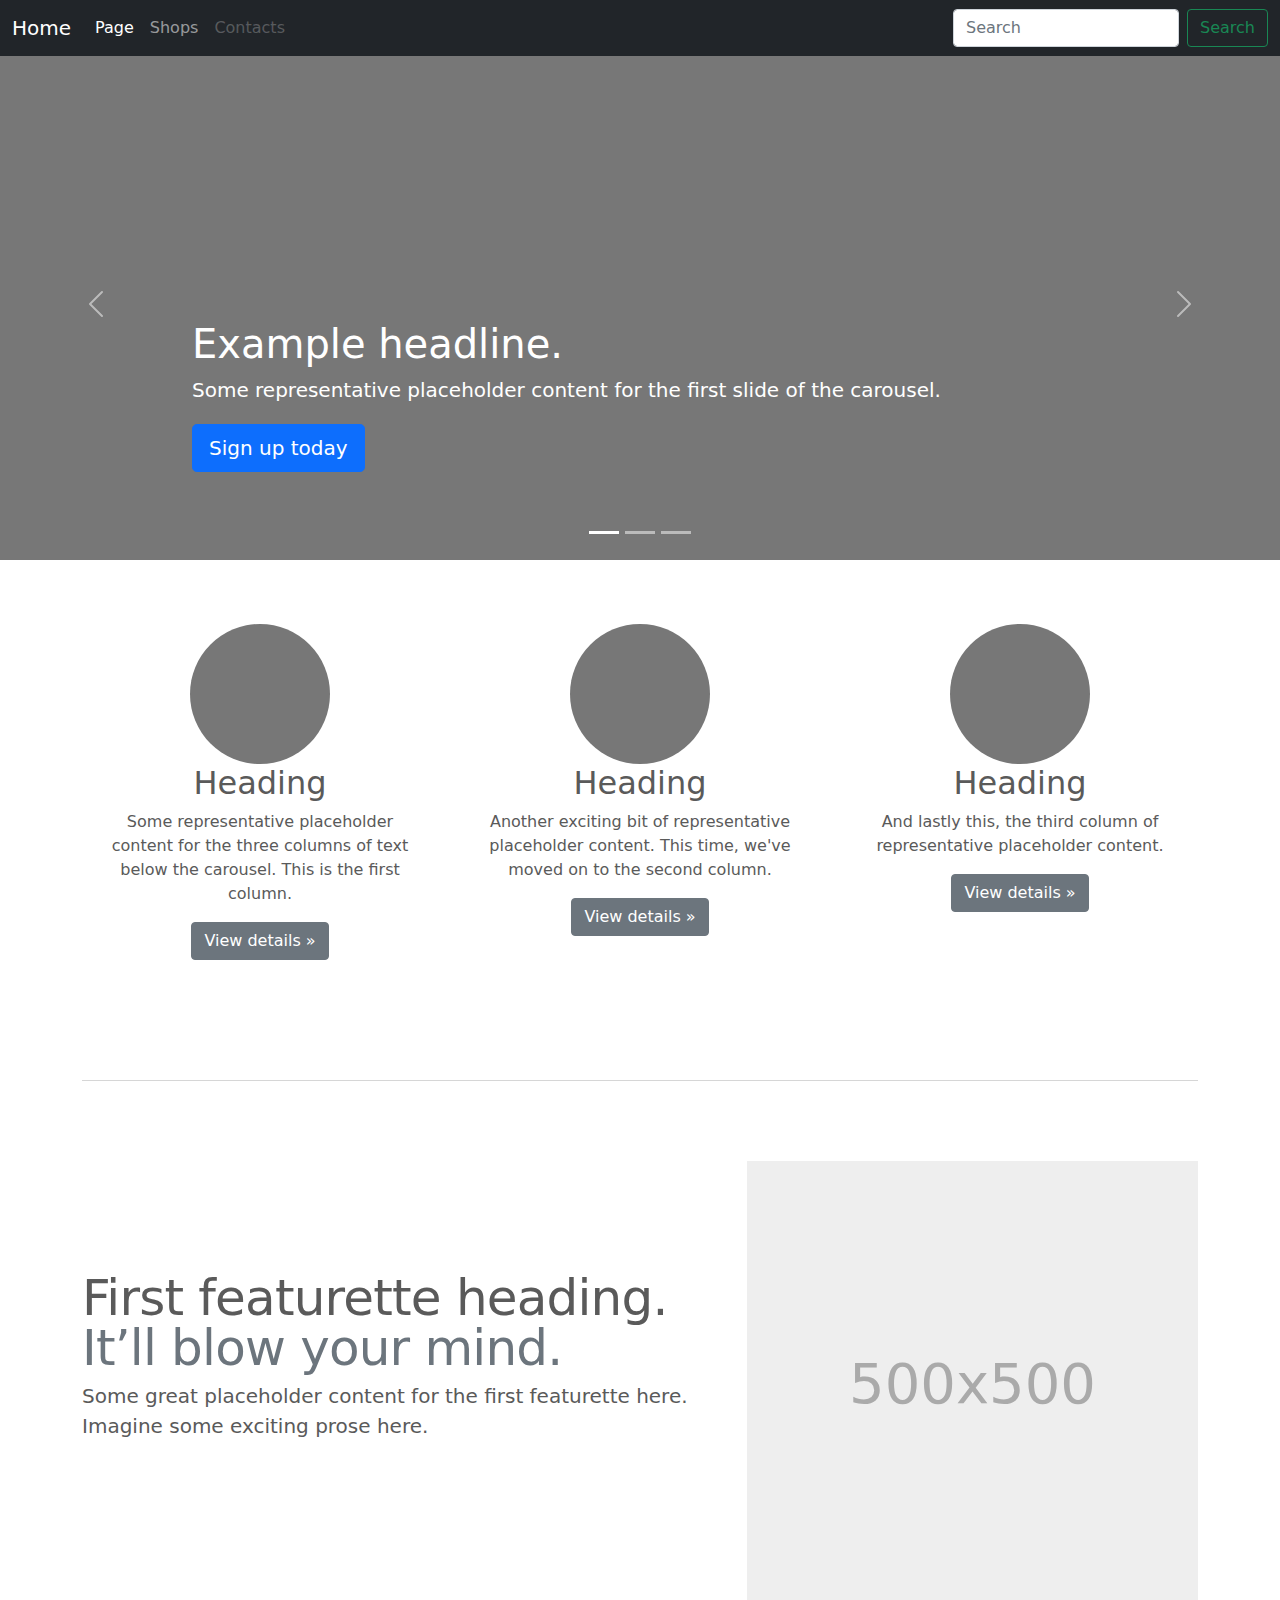
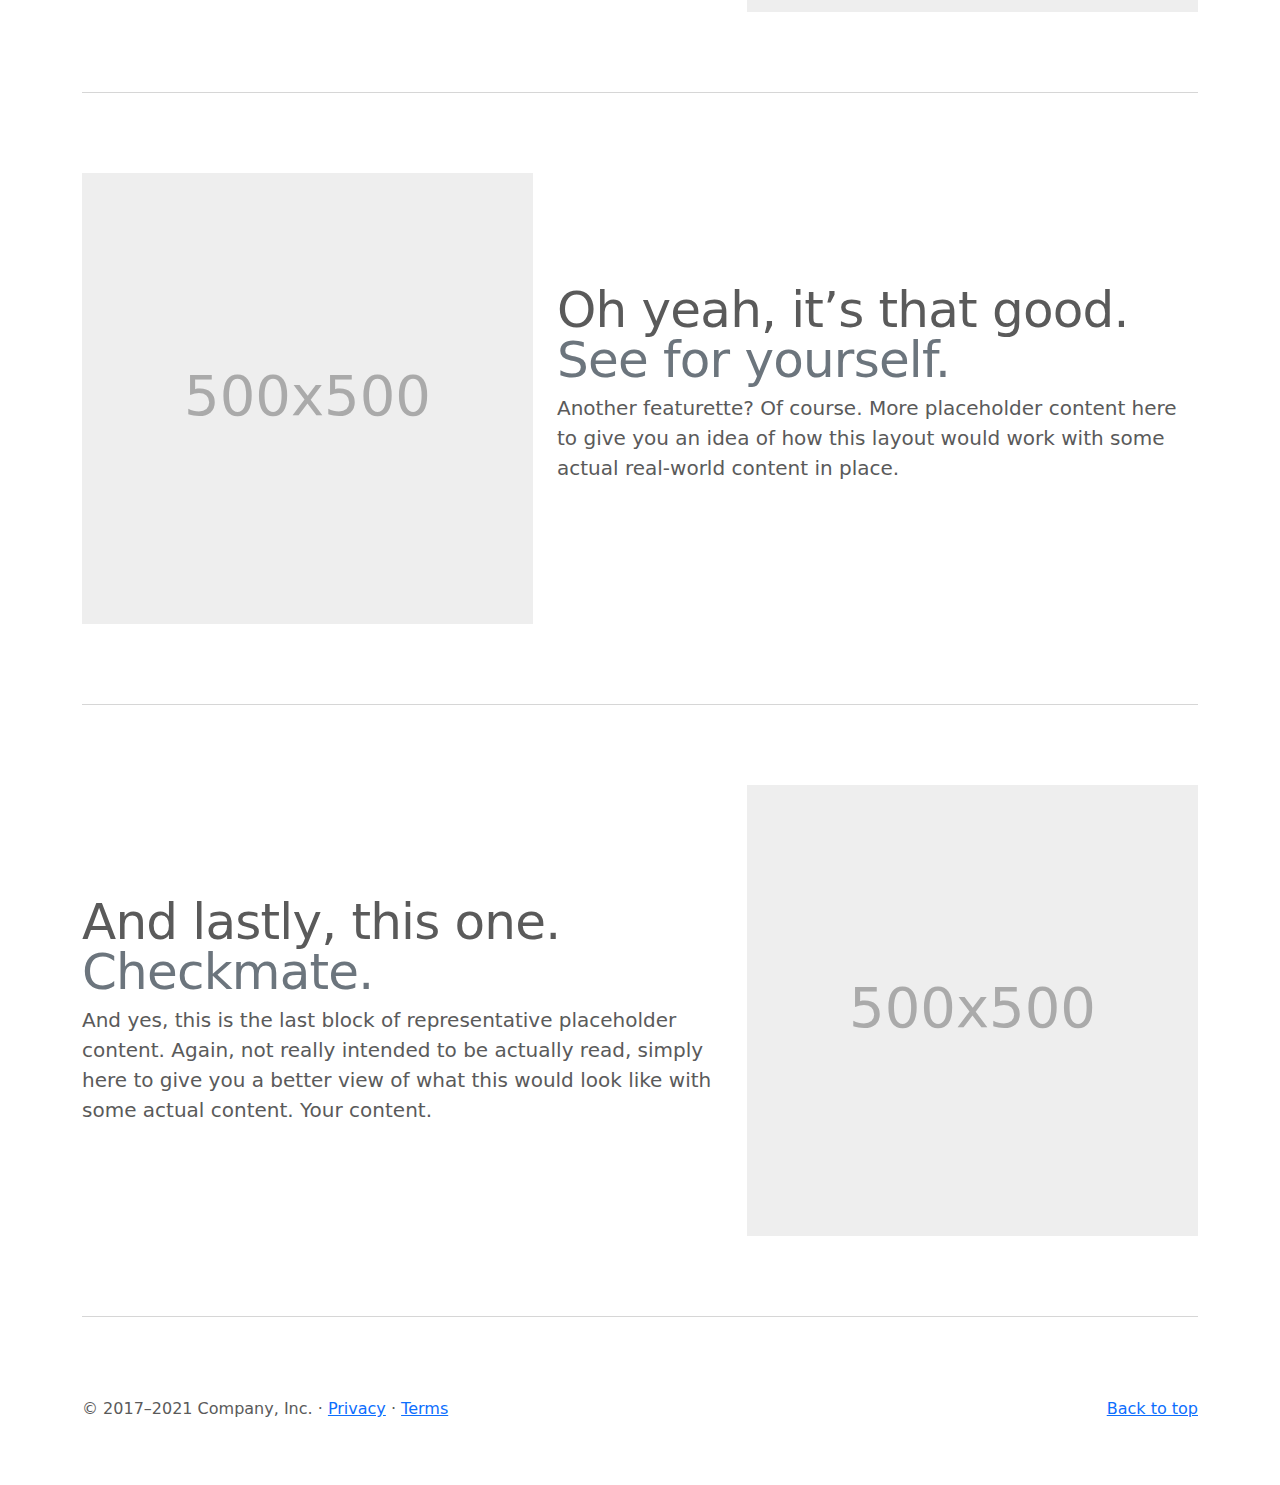
<file: bootstrap-5.0.2-examples/carousel/index.html>
<!doctype html>
<html lang="en">
  <head>
    <meta charset="utf-8">
    <meta name="viewport" content="width=device-width, initial-scale=1">
    <meta name="description" content="">
    <title>Mama Vina's Cake: Baked with Passion, Served with Love</title>

    <link rel="canonical" href="https://getbootstrap.com/docs/5.0/examples/carousel/">

    

    <!-- Bootstrap core CSS -->
<link href="../assets/dist/css/bootstrap.min.css" rel="stylesheet">

    <style>
      .bd-placeholder-img {
        font-size: 1.125rem;
        text-anchor: middle;
        -webkit-user-select: none;
        -moz-user-select: none;
        user-select: none;
      }

      @media (min-width: 768px) {
        .bd-placeholder-img-lg {
          font-size: 3.5rem;
        }
      }
    </style>

    
    <!-- Custom styles for this template -->
    <link href="carousel.css" rel="stylesheet">
  </head>
  <body>
    
<header>
  <nav class="navbar navbar-expand-md navbar-dark fixed-top bg-dark">
    <div class="container-fluid">
      <a class="navbar-brand" href="#">Home</a>
      <button class="navbar-toggler" type="button" data-bs-toggle="collapse" data-bs-target="#navbarCollapse" aria-controls="navbarCollapse" aria-expanded="false" aria-label="Toggle navigation">
        <span class="navbar-toggler-icon"></span>
      </button>
      <div class="collapse navbar-collapse" id="navbarCollapse">
        <ul class="navbar-nav me-auto mb-2 mb-md-0">
          <li class="nav-item">
            <a class="nav-link active" aria-current="page" href="#">Page</a>
          </li>
          <li class="nav-item">
            <a class="nav-link" href="#">Shops</a>
          </li>
          <li class="nav-item">
            <a class="nav-link disabled" href="#" tabindex="-1" aria-disabled="true">Contacts</a>
          </li>
        </ul>
        <form class="d-flex">
          <input class="form-control me-2" type="search" placeholder="Search" aria-label="Search">
          <button class="btn btn-outline-success" type="submit">Search</button>
        </form>
      </div>
    </div>
  </nav>
</header>

<main>

  <div id="myCarousel" class="carousel slide" data-bs-ride="carousel">
    <div class="carousel-indicators">
      <button type="button" data-bs-target="#myCarousel" data-bs-slide-to="0" class="active" aria-current="true" aria-label="Slide 1"></button>
      <button type="button" data-bs-target="#myCarousel" data-bs-slide-to="1" aria-label="Slide 2"></button>
      <button type="button" data-bs-target="#myCarousel" data-bs-slide-to="2" aria-label="Slide 3"></button>
    </div>
    <div class="carousel-inner">
      <div class="carousel-item active">
        <svg class="bd-placeholder-img" width="100%" height="100%" xmlns="http://www.w3.org/2000/svg" aria-hidden="true" preserveAspectRatio="xMidYMid slice" focusable="false"><rect width="100%" height="100%" fill="#777"/></svg>

        <div class="container">
          <div class="carousel-caption text-start">
            <h1>Example headline.</h1>
            <p>Some representative placeholder content for the first slide of the carousel.</p>
            <p><a class="btn btn-lg btn-primary" href="#">Sign up today</a></p>
          </div>
        </div>
      </div>
      <div class="carousel-item">
        <svg class="bd-placeholder-img" width="100%" height="100%" xmlns="http://www.w3.org/2000/svg" aria-hidden="true" preserveAspectRatio="xMidYMid slice" focusable="false"><rect width="100%" height="100%" fill="#777"/></svg>

        <div class="container">
          <div class="carousel-caption">
            <h1>Another example headline.</h1>
            <p>Some representative placeholder content for the second slide of the carousel.</p>
            <p><a class="btn btn-lg btn-primary" href="#">Learn more</a></p>
          </div>
        </div>
      </div>
      <div class="carousel-item">
        <svg class="bd-placeholder-img" width="100%" height="100%" xmlns="http://www.w3.org/2000/svg" aria-hidden="true" preserveAspectRatio="xMidYMid slice" focusable="false"><rect width="100%" height="100%" fill="#777"/></svg>

        <div class="container">
          <div class="carousel-caption text-end">
            <h1>One more for good measure.</h1>
            <p>Some representative placeholder content for the third slide of this carousel.</p>
            <p><a class="btn btn-lg btn-primary" href="#">Browse gallery</a></p>
          </div>
        </div>
      </div>
    </div>
    <button class="carousel-control-prev" type="button" data-bs-target="#myCarousel" data-bs-slide="prev">
      <span class="carousel-control-prev-icon" aria-hidden="true"></span>
      <span class="visually-hidden">Previous</span>
    </button>
    <button class="carousel-control-next" type="button" data-bs-target="#myCarousel" data-bs-slide="next">
      <span class="carousel-control-next-icon" aria-hidden="true"></span>
      <span class="visually-hidden">Next</span>
    </button>
  </div>


  <!-- Marketing messaging and featurettes
  ================================================== -->
  <!-- Wrap the rest of the page in another container to center all the content. -->

  <div class="container marketing">

    <!-- Three columns of text below the carousel -->
    <div class="row">
      <div class="col-lg-4">
        <svg class="bd-placeholder-img rounded-circle" width="140" height="140" xmlns="http://www.w3.org/2000/svg" role="img" aria-label="Placeholder: 140x140" preserveAspectRatio="xMidYMid slice" focusable="false"><title>Placeholder</title><rect width="100%" height="100%" fill="#777"/><text x="50%" y="50%" fill="#777" dy=".3em">140x140</text></svg>

        <h2>Heading</h2>
        <p>Some representative placeholder content for the three columns of text below the carousel. This is the first column.</p>
        <p><a class="btn btn-secondary" href="#">View details &raquo;</a></p>
      </div><!-- /.col-lg-4 -->
      <div class="col-lg-4">
        <svg class="bd-placeholder-img rounded-circle" width="140" height="140" xmlns="http://www.w3.org/2000/svg" role="img" aria-label="Placeholder: 140x140" preserveAspectRatio="xMidYMid slice" focusable="false"><title>Placeholder</title><rect width="100%" height="100%" fill="#777"/><text x="50%" y="50%" fill="#777" dy=".3em">140x140</text></svg>

        <h2>Heading</h2>
        <p>Another exciting bit of representative placeholder content. This time, we've moved on to the second column.</p>
        <p><a class="btn btn-secondary" href="#">View details &raquo;</a></p>
      </div><!-- /.col-lg-4 -->
      <div class="col-lg-4">
        <svg class="bd-placeholder-img rounded-circle" width="140" height="140" xmlns="http://www.w3.org/2000/svg" role="img" aria-label="Placeholder: 140x140" preserveAspectRatio="xMidYMid slice" focusable="false"><title>Placeholder</title><rect width="100%" height="100%" fill="#777"/><text x="50%" y="50%" fill="#777" dy=".3em">140x140</text></svg>

        <h2>Heading</h2>
        <p>And lastly this, the third column of representative placeholder content.</p>
        <p><a class="btn btn-secondary" href="#">View details &raquo;</a></p>
      </div><!-- /.col-lg-4 -->
    </div><!-- /.row -->


    <!-- START THE FEATURETTES -->

    <hr class="featurette-divider">

    <div class="row featurette">
      <div class="col-md-7">
        <h2 class="featurette-heading">First featurette heading. <span class="text-muted">It’ll blow your mind.</span></h2>
        <p class="lead">Some great placeholder content for the first featurette here. Imagine some exciting prose here.</p>
      </div>
      <div class="col-md-5">
        <svg class="bd-placeholder-img bd-placeholder-img-lg featurette-image img-fluid mx-auto" width="500" height="500" xmlns="http://www.w3.org/2000/svg" role="img" aria-label="Placeholder: 500x500" preserveAspectRatio="xMidYMid slice" focusable="false"><title>Placeholder</title><rect width="100%" height="100%" fill="#eee"/><text x="50%" y="50%" fill="#aaa" dy=".3em">500x500</text></svg>

      </div>
    </div>

    <hr class="featurette-divider">

    <div class="row featurette">
      <div class="col-md-7 order-md-2">
        <h2 class="featurette-heading">Oh yeah, it’s that good. <span class="text-muted">See for yourself.</span></h2>
        <p class="lead">Another featurette? Of course. More placeholder content here to give you an idea of how this layout would work with some actual real-world content in place.</p>
      </div>
      <div class="col-md-5 order-md-1">
        <svg class="bd-placeholder-img bd-placeholder-img-lg featurette-image img-fluid mx-auto" width="500" height="500" xmlns="http://www.w3.org/2000/svg" role="img" aria-label="Placeholder: 500x500" preserveAspectRatio="xMidYMid slice" focusable="false"><title>Placeholder</title><rect width="100%" height="100%" fill="#eee"/><text x="50%" y="50%" fill="#aaa" dy=".3em">500x500</text></svg>

      </div>
    </div>

    <hr class="featurette-divider">

    <div class="row featurette">
      <div class="col-md-7">
        <h2 class="featurette-heading">And lastly, this one. <span class="text-muted">Checkmate.</span></h2>
        <p class="lead">And yes, this is the last block of representative placeholder content. Again, not really intended to be actually read, simply here to give you a better view of what this would look like with some actual content. Your content.</p>
      </div>
      <div class="col-md-5">
        <svg class="bd-placeholder-img bd-placeholder-img-lg featurette-image img-fluid mx-auto" width="500" height="500" xmlns="http://www.w3.org/2000/svg" role="img" aria-label="Placeholder: 500x500" preserveAspectRatio="xMidYMid slice" focusable="false"><title>Placeholder</title><rect width="100%" height="100%" fill="#eee"/><text x="50%" y="50%" fill="#aaa" dy=".3em">500x500</text></svg>

      </div>
    </div>

    <hr class="featurette-divider">

    <!-- /END THE FEATURETTES -->

  </div><!-- /.container -->


  <!-- FOOTER -->
  <footer class="container">
    <p class="float-end"><a href="#">Back to top</a></p>
    <p>&copy; 2017–2021 Company, Inc. &middot; <a href="#">Privacy</a> &middot; <a href="#">Terms</a></p>
  </footer>
</main>


    <script src="../assets/dist/js/bootstrap.bundle.min.js"></script>

      
  </body>
</html>
</file>
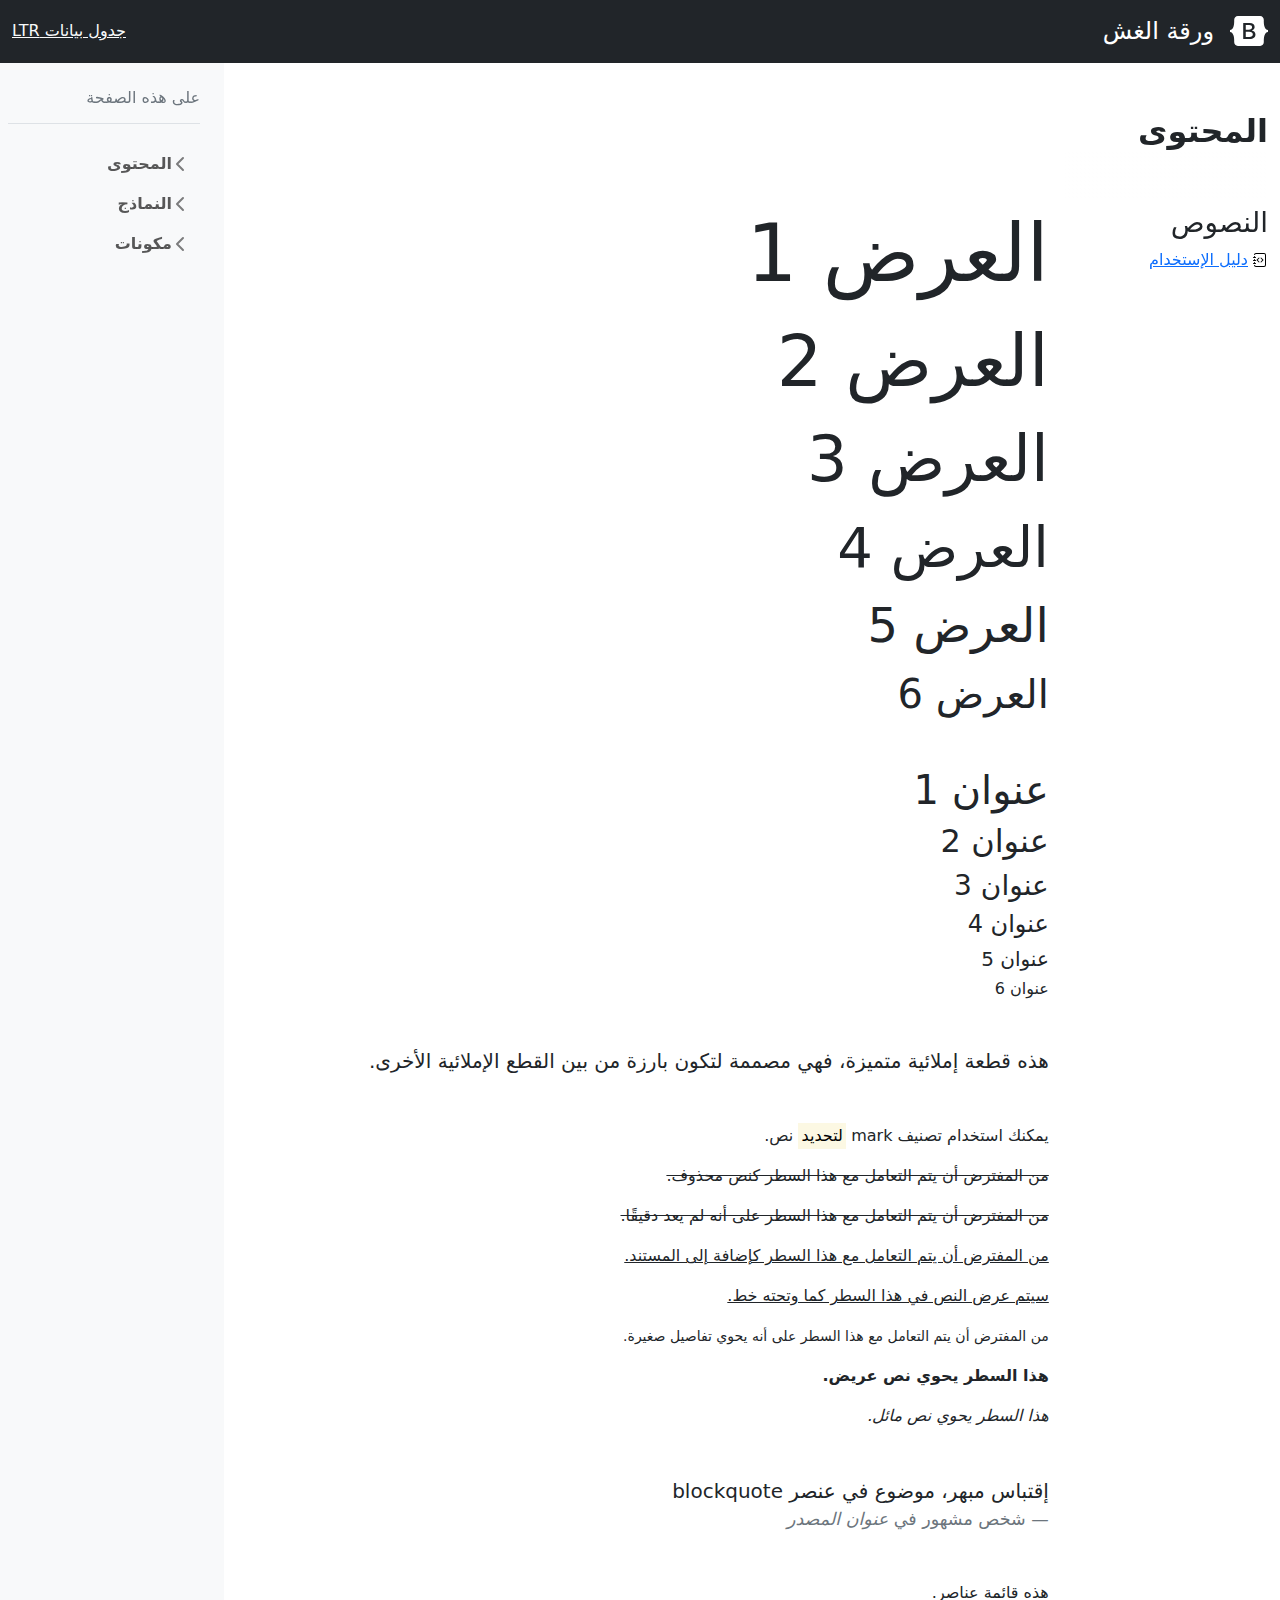
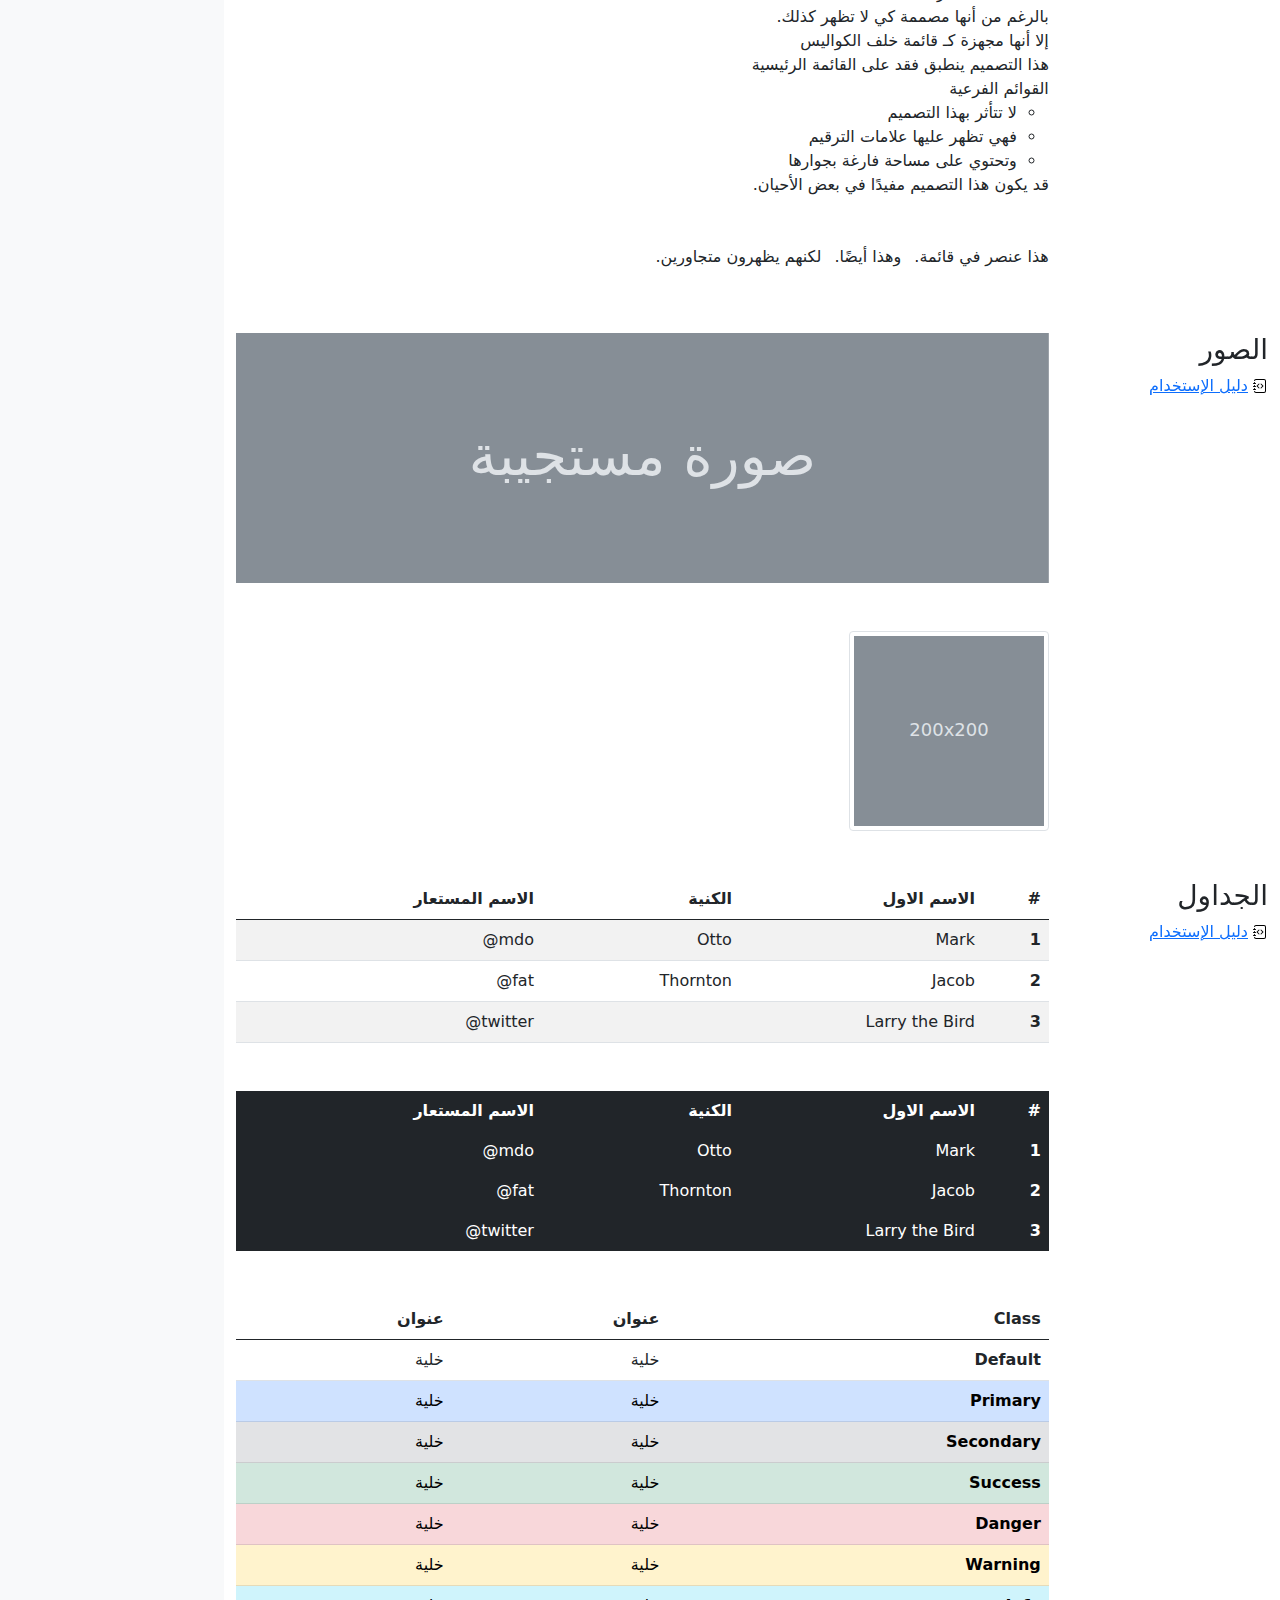
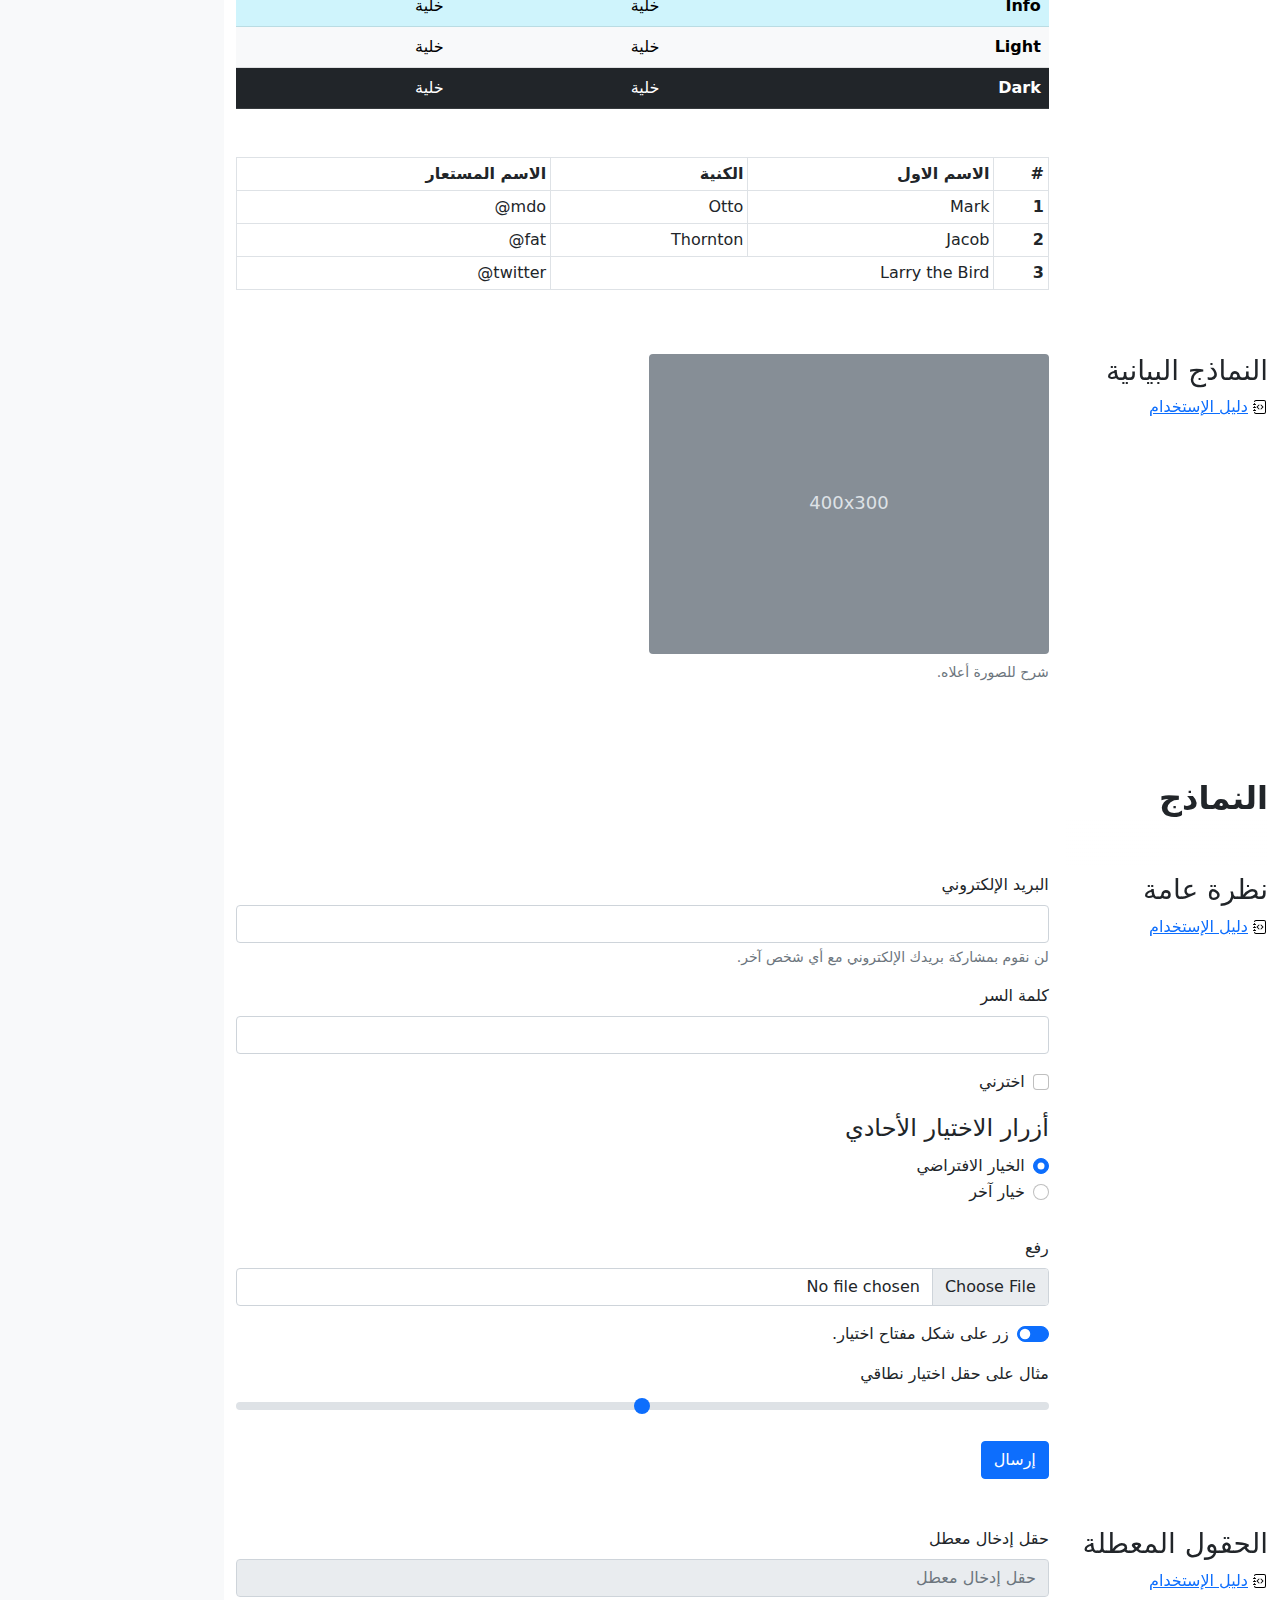
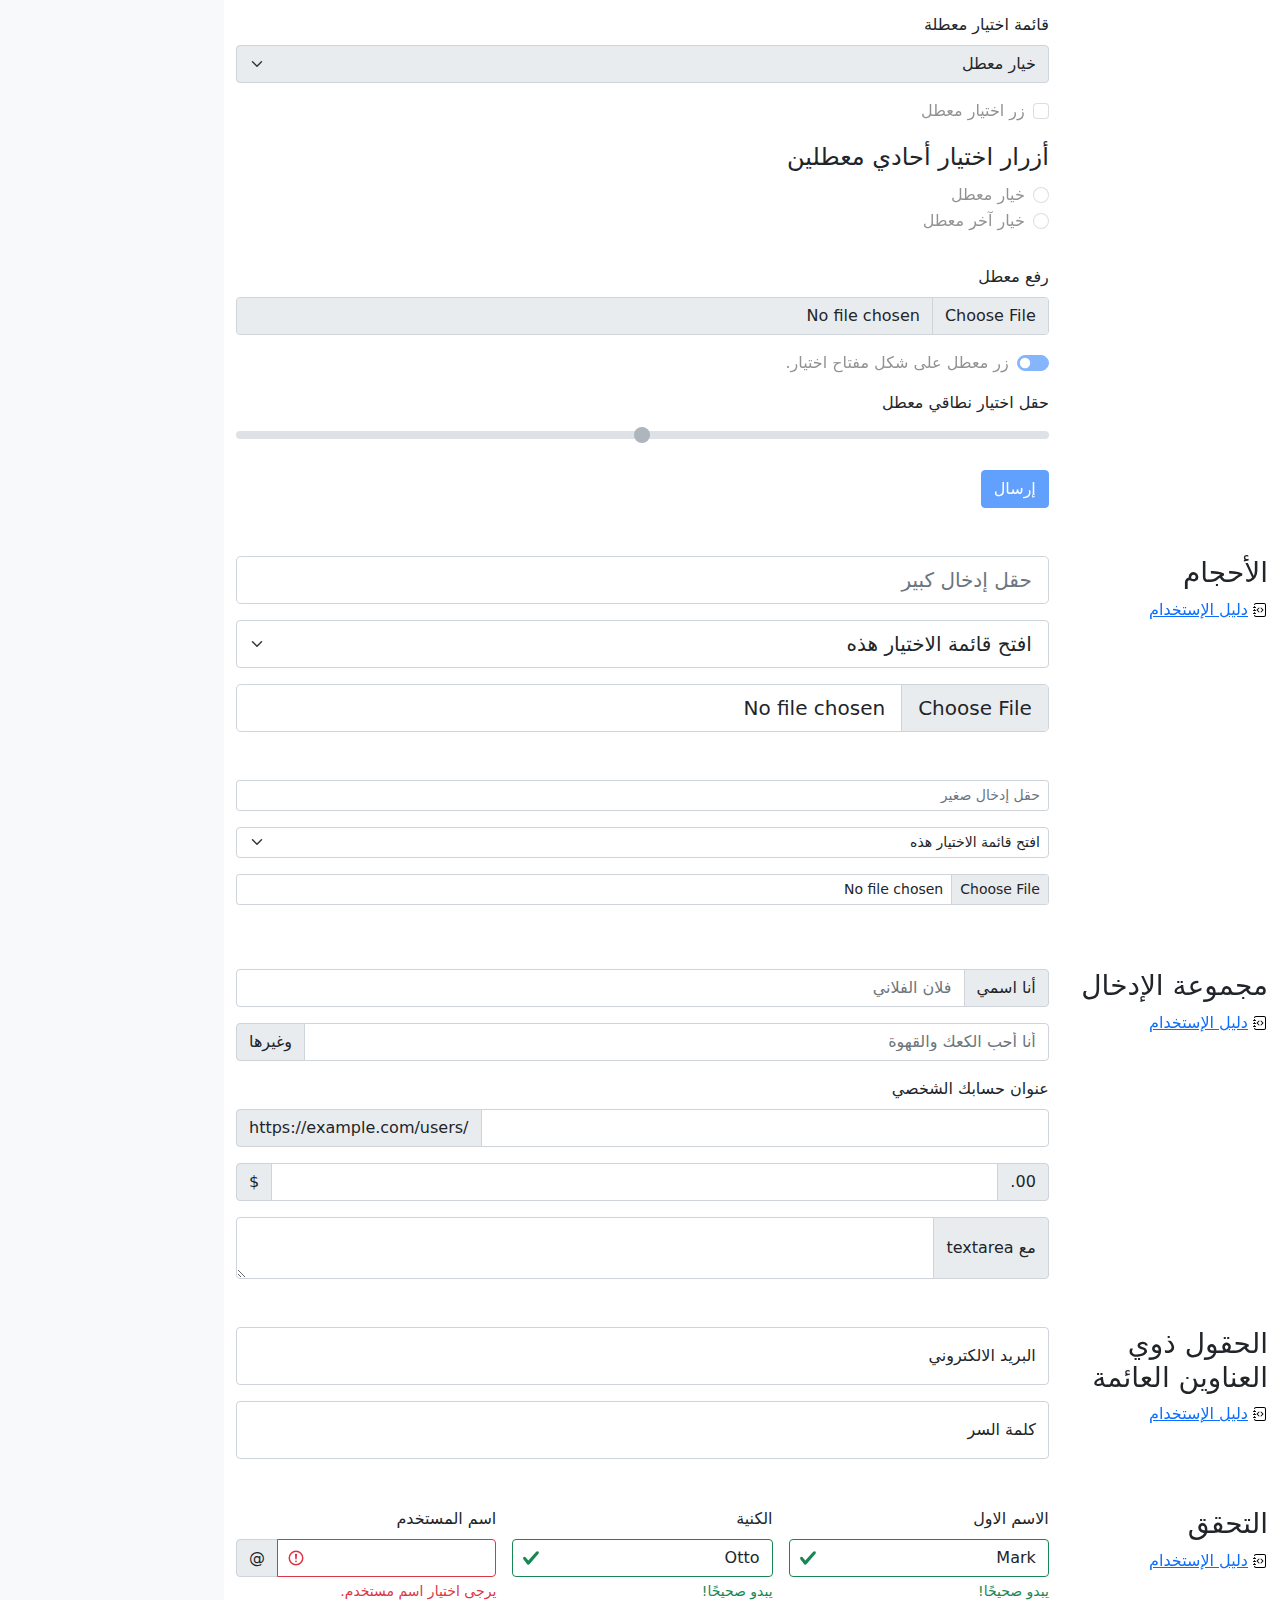
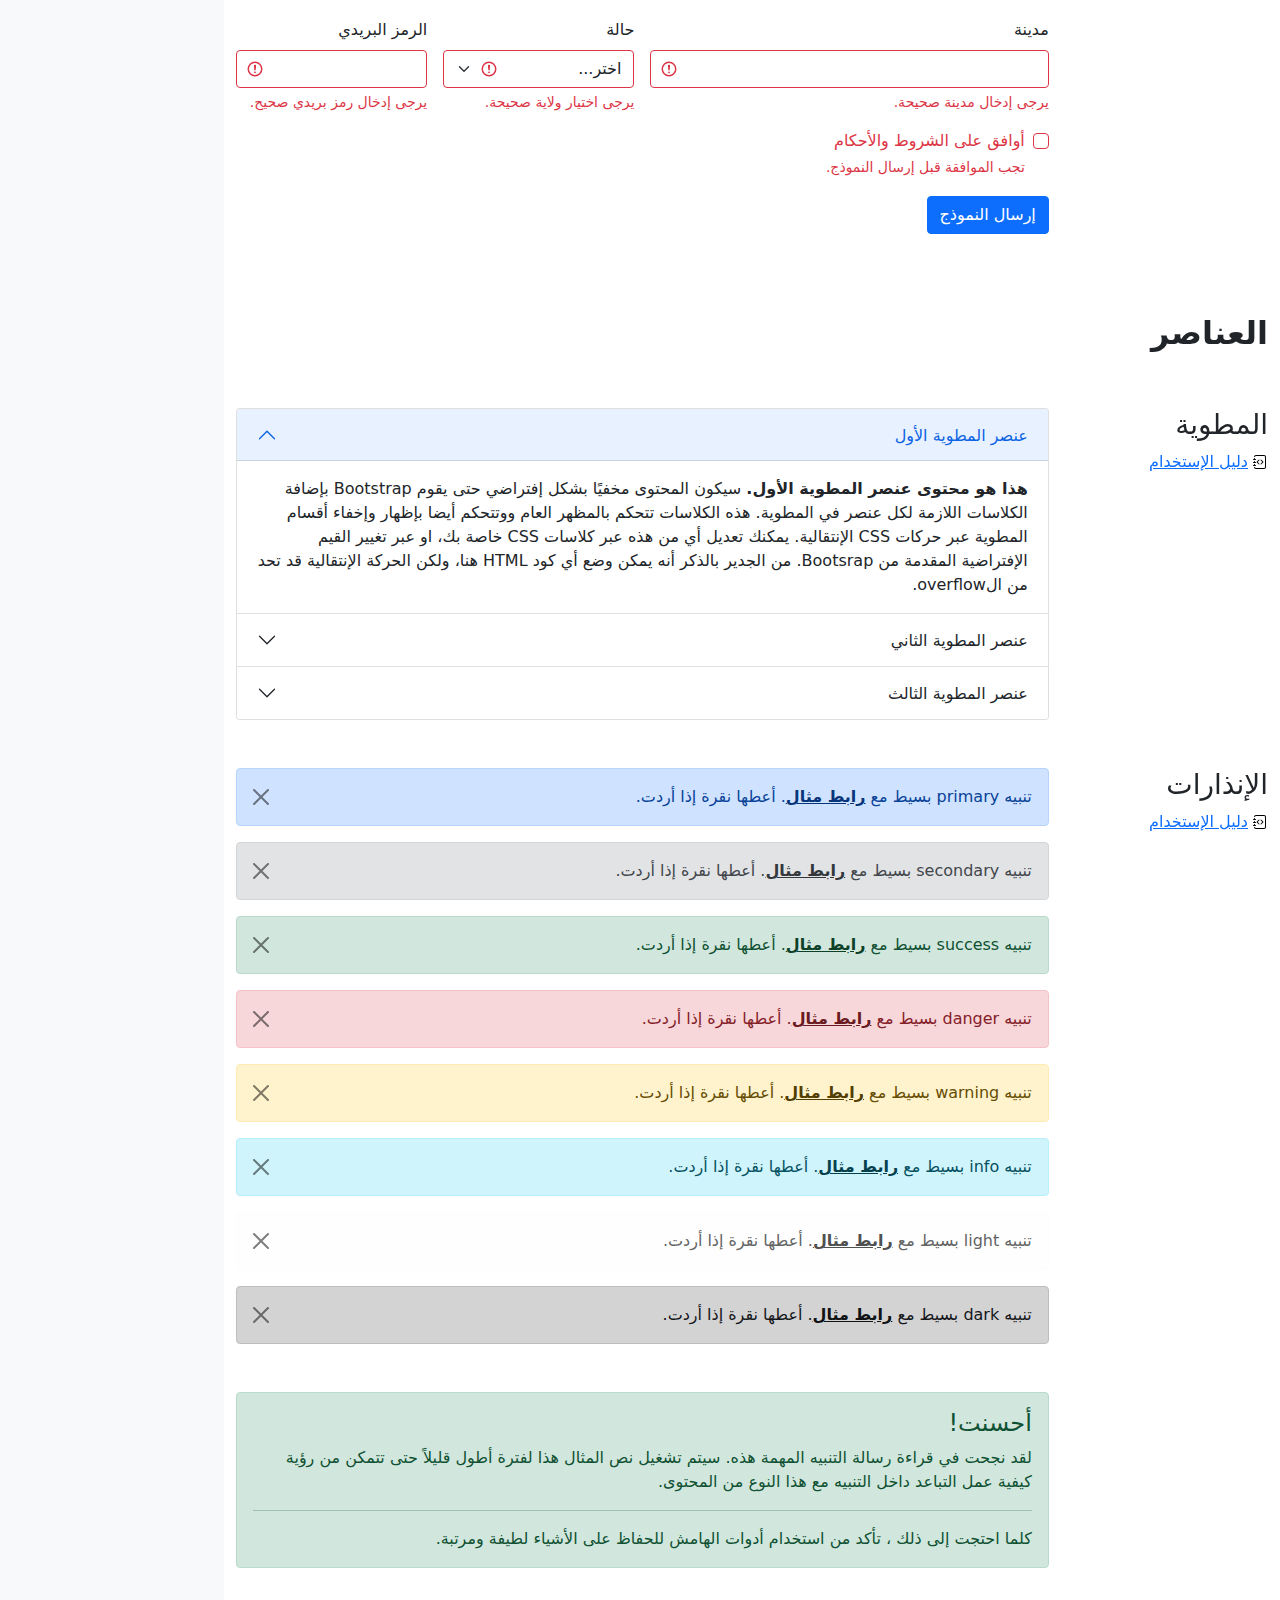
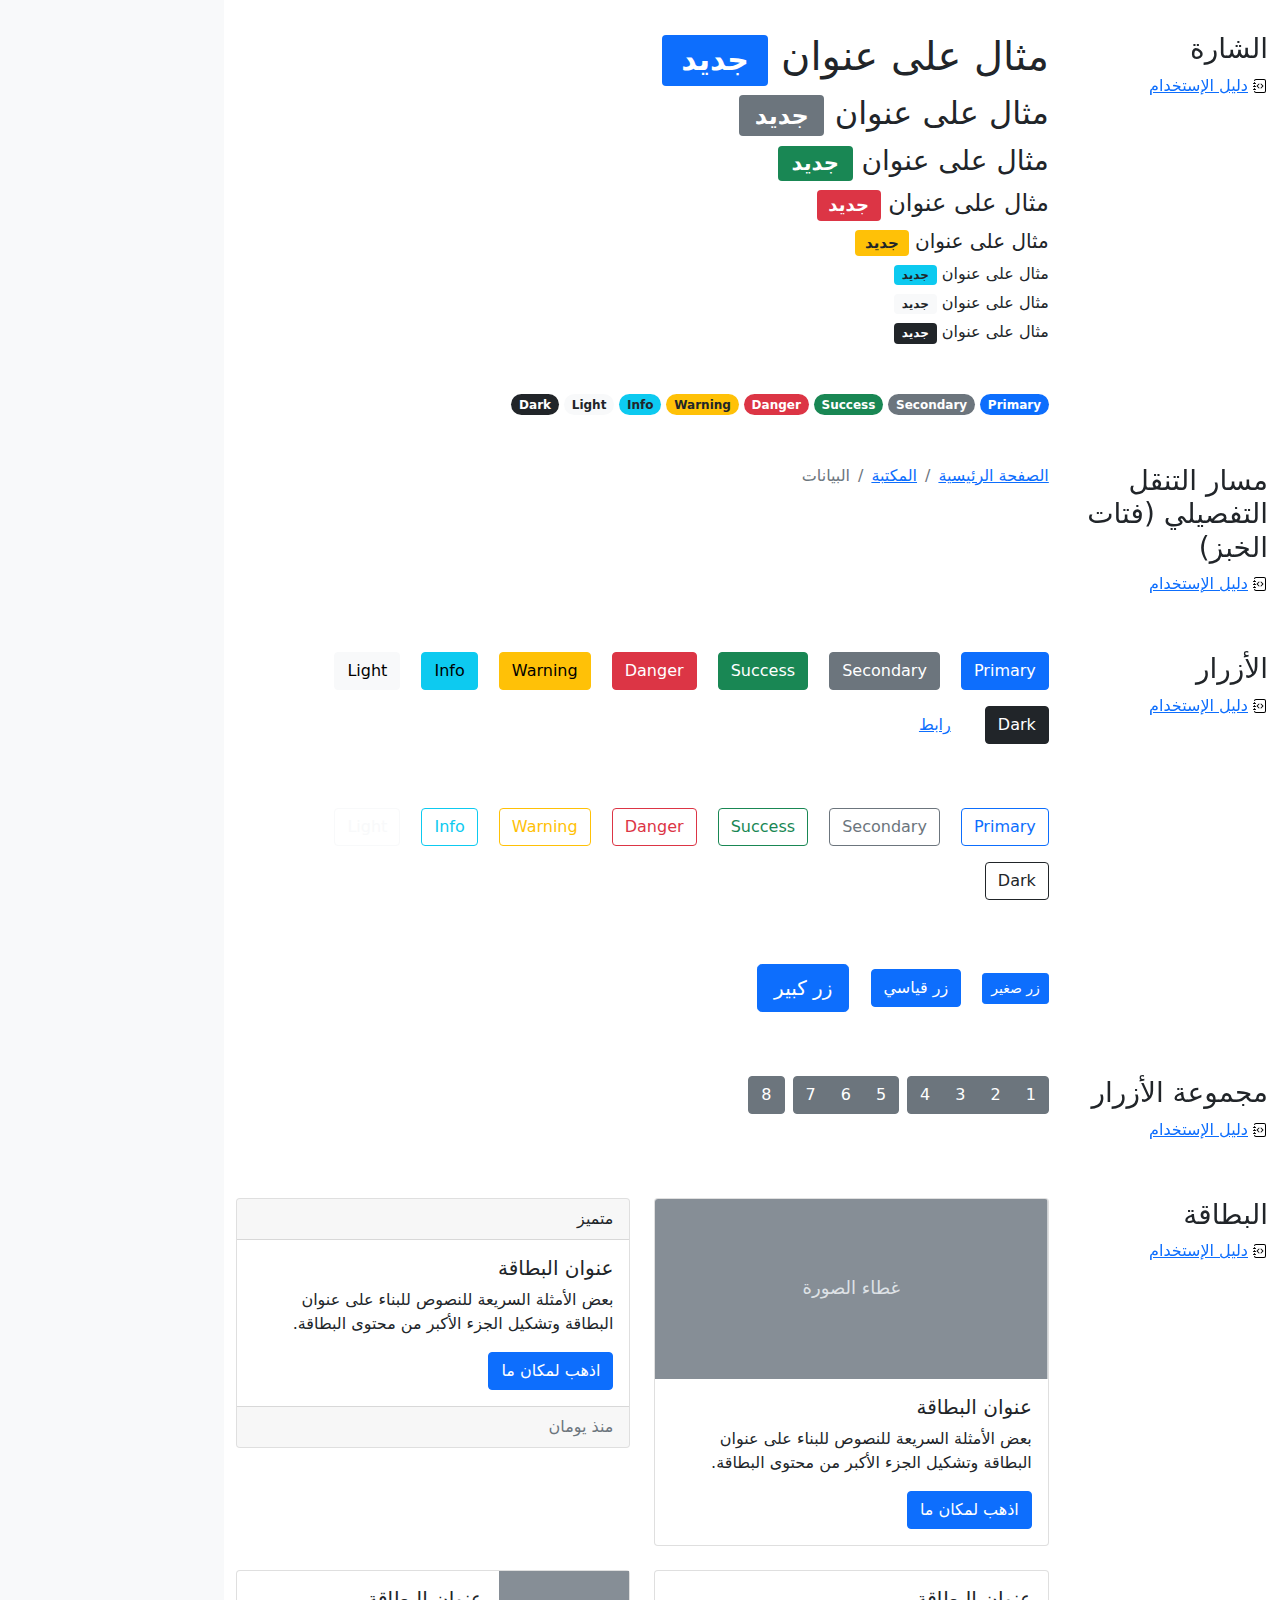
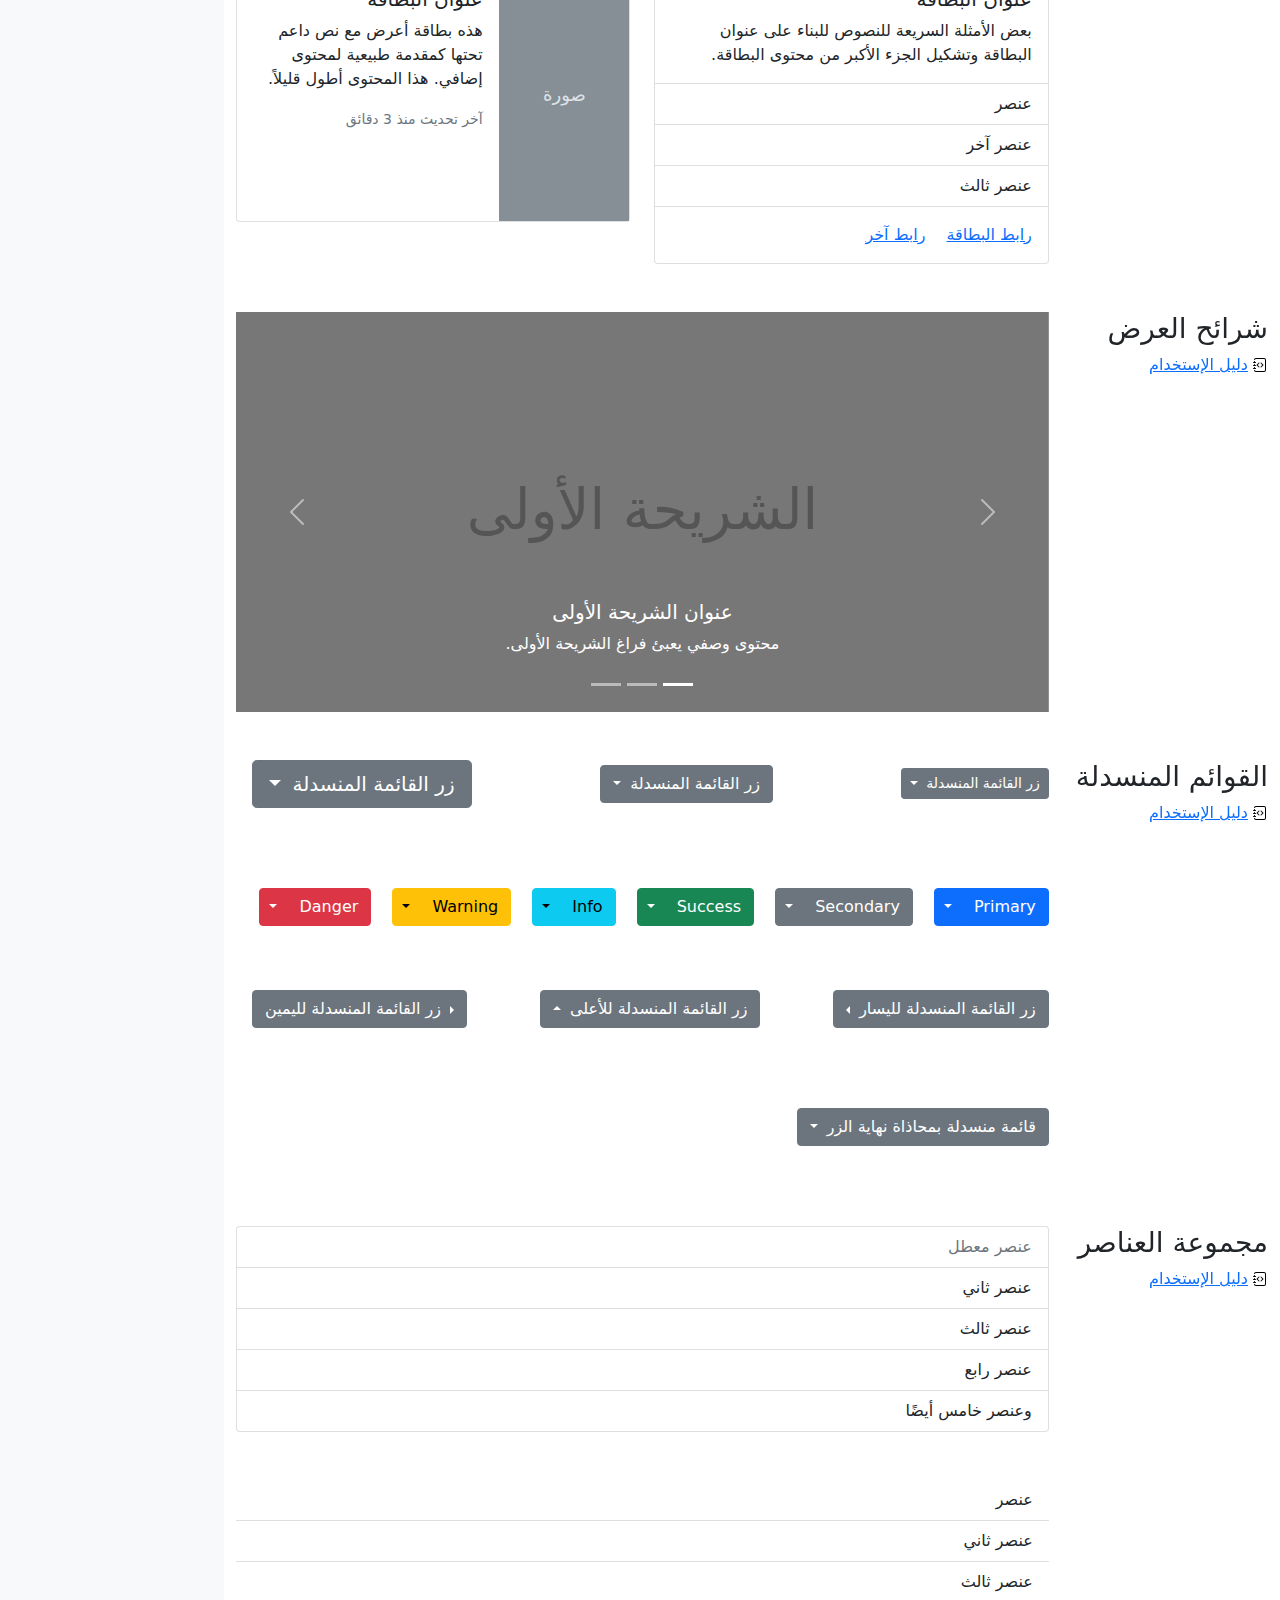
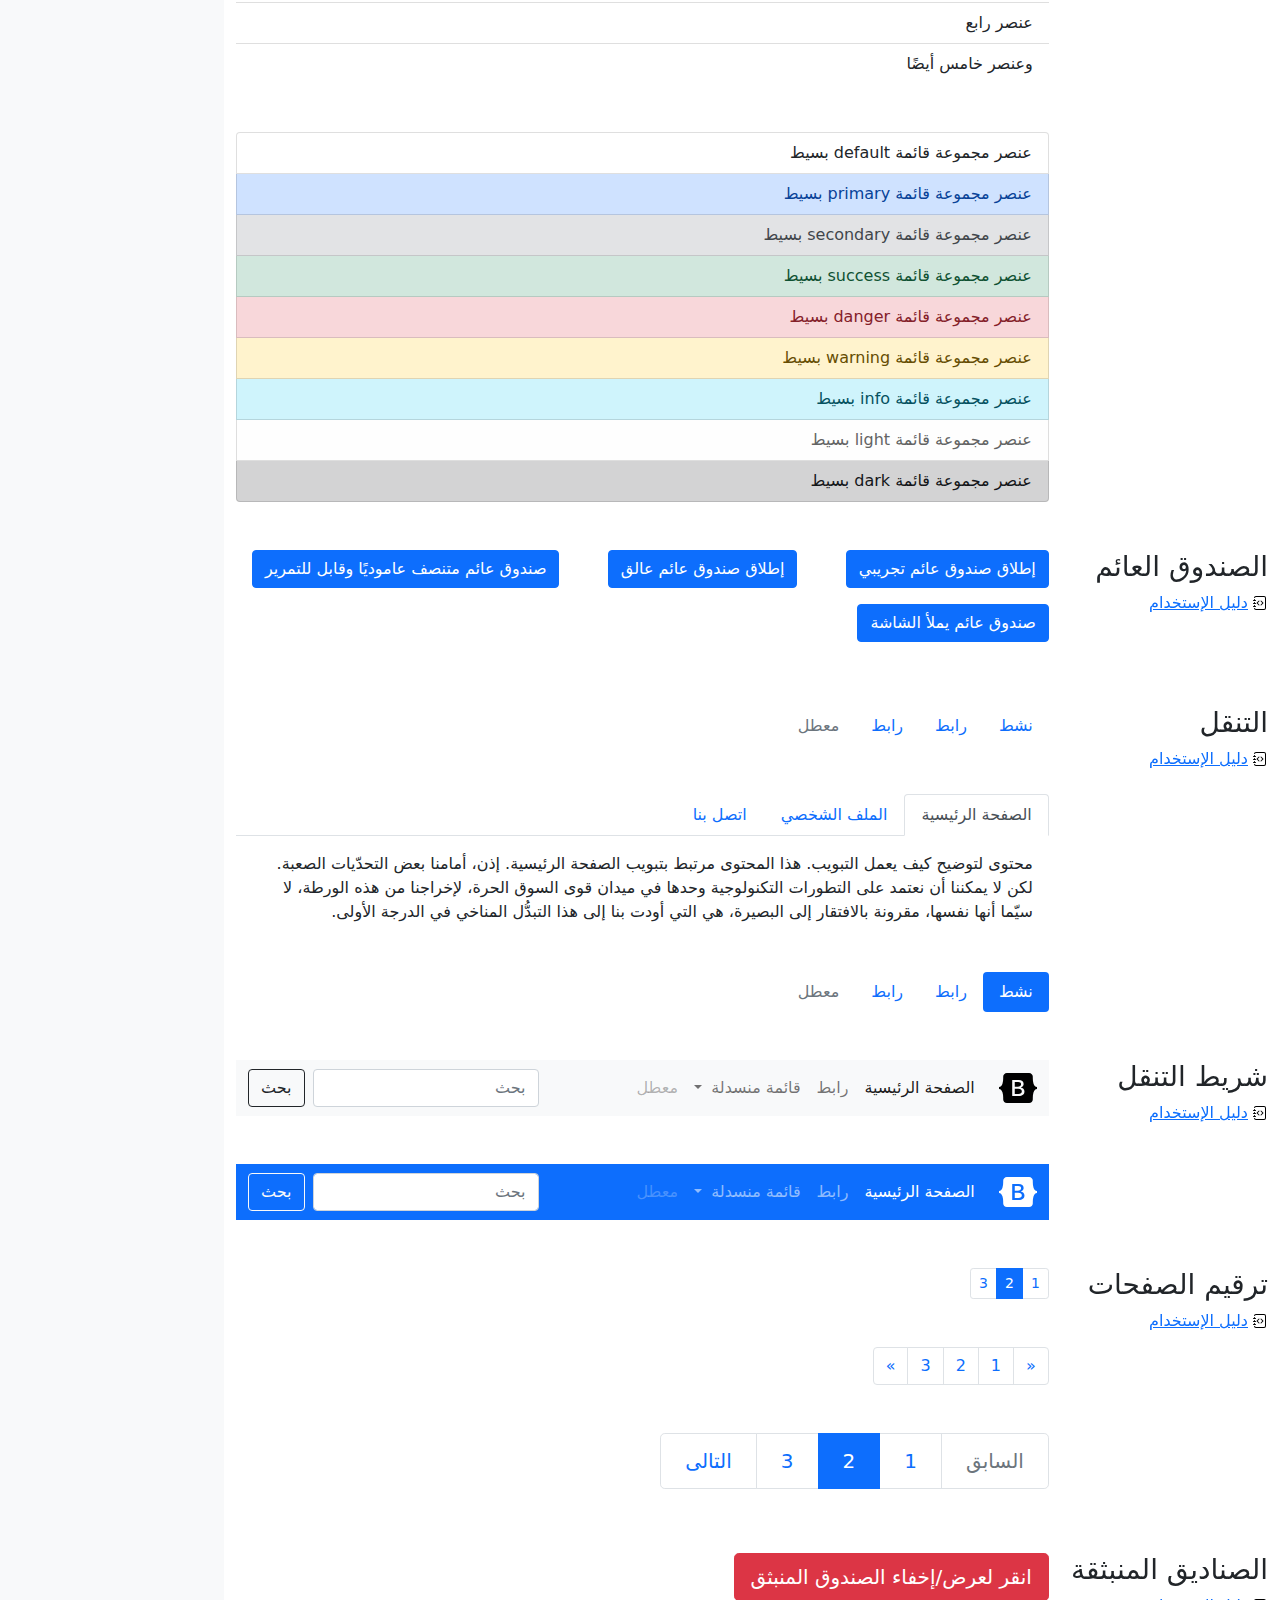
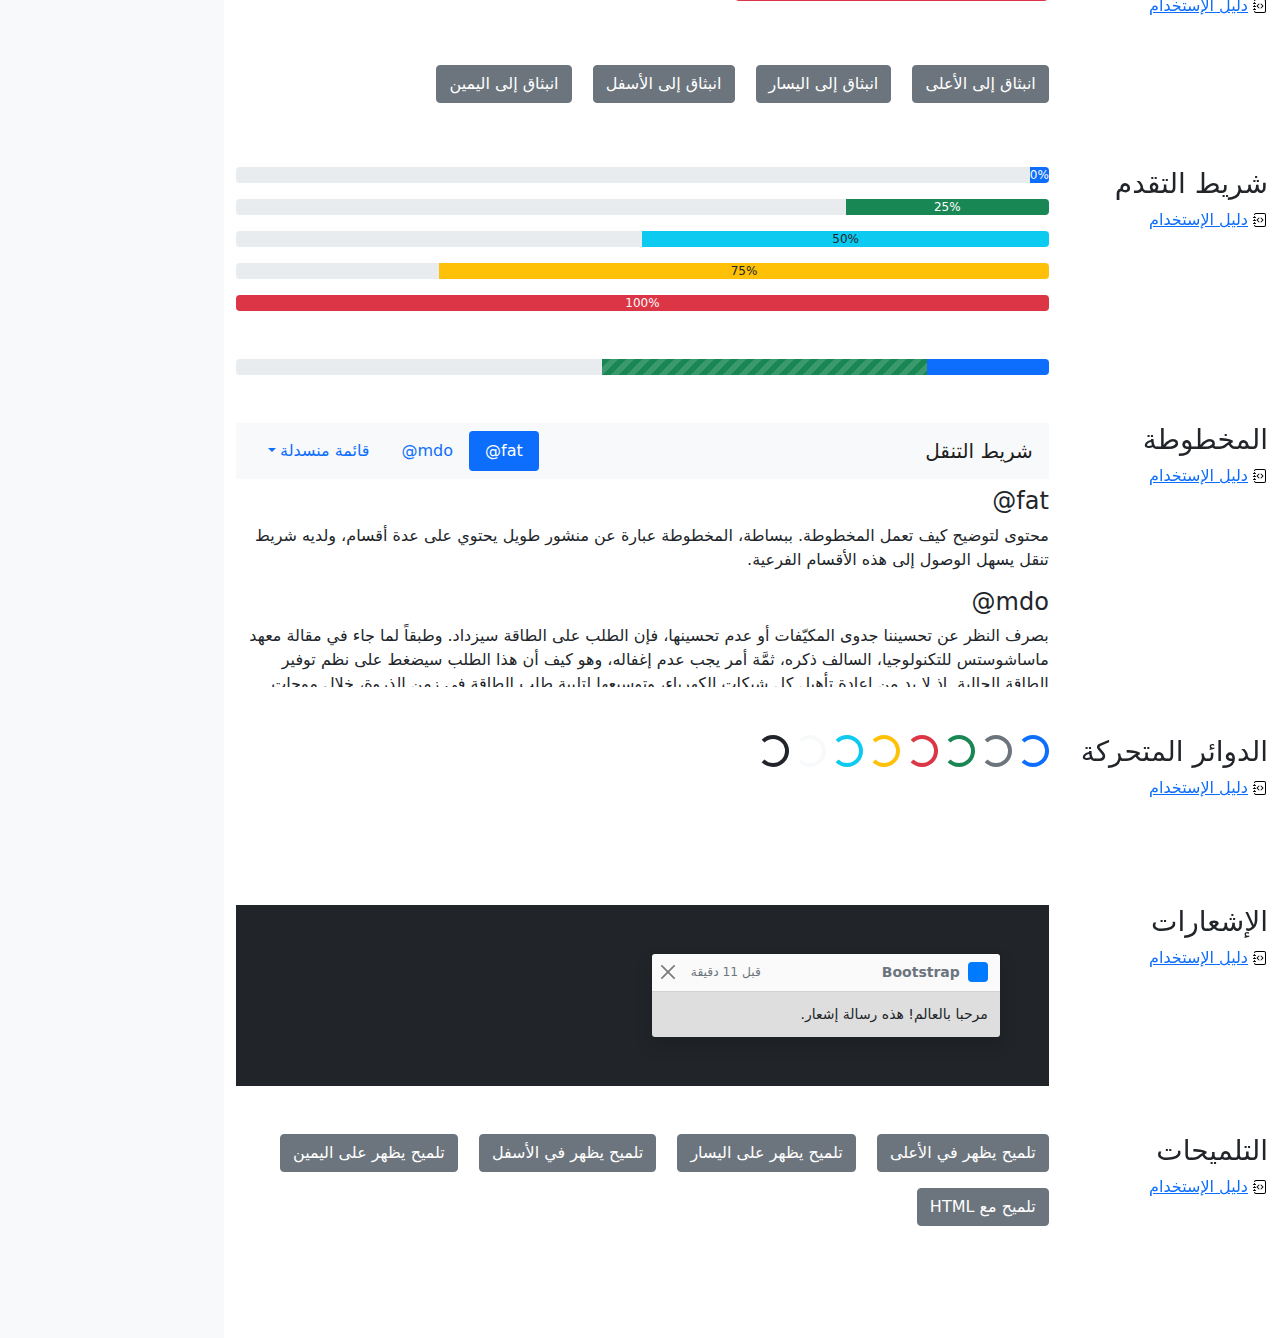
<file: bootstrap-5.0.2-examples/cheatsheet-rtl/index.html>
<!doctype html>
<html lang="ar" dir="rtl">
  <head>
    <meta charset="utf-8">
    <meta name="viewport" content="width=device-width, initial-scale=1">
    <meta name="description" content="">
    <meta name="author" content="Mark Otto, Jacob Thornton, and Bootstrap contributors">
    <meta name="generator" content="Hugo 0.84.0">
    <title>ورقة الغش · Bootstrap v5.0</title>

    <link rel="canonical" href="https://getbootstrap.com/docs/5.0/examples/cheatsheet-rtl/">

    

    <!-- Bootstrap core CSS -->
<link href="../assets/dist/css/bootstrap.rtl.min.css" rel="stylesheet">

    <style>
      .bd-placeholder-img {
        font-size: 1.125rem;
        text-anchor: middle;
        -webkit-user-select: none;
        -moz-user-select: none;
        user-select: none;
      }

      @media (min-width: 768px) {
        .bd-placeholder-img-lg {
          font-size: 3.5rem;
        }
      }
    </style>

    
    <!-- Custom styles for this template -->
    <link href="../cheatsheet/cheatsheet.rtl.css" rel="stylesheet">
  </head>
  <body class="bg-light">
    
<header class="bd-header bg-dark py-3 d-flex align-items-stretch border-bottom border-dark">
  <div class="container-fluid d-flex align-items-center">
    <h1 class="d-flex align-items-center fs-4 text-white mb-0">
      <img src="../assets/brand/bootstrap-logo-white.svg" width="38" height="30" class="me-3" alt="Bootstrap">
      ورقة الغش
    </h1>
    <a href="../examples/cheatsheet/" class="ms-auto link-light" hreflang="en">جدول بيانات LTR</a>
  </div>
</header>
<aside class="bd-aside sticky-xl-top text-muted align-self-start mb-3 mb-xl-5 px-2">
  <h2 class="h6 pt-4 pb-3 mb-4 border-bottom">على هذه الصفحة</h2>
  <nav class="small" id="toc">
    <ul class="list-unstyled">
      <li class="my-2">
        <button class="btn d-inline-flex align-items-center collapsed" data-bs-toggle="collapse" aria-expanded="false" data-bs-target="#contents-collapse" aria-controls="contents-collapse">المحتوى</button>
        <ul class="list-unstyled ps-3 collapse" id="contents-collapse">
          <li><a class="d-inline-flex align-items-center rounded" href="#typography">النصوص</a></li>
          <li><a class="d-inline-flex align-items-center rounded" href="#images">الصور</a></li>
          <li><a class="d-inline-flex align-items-center rounded" href="#tables">الجداول</a></li>
          <li><a class="d-inline-flex align-items-center rounded" href="#figures">النماذج البيانية</a></li>
        </ul>
      </li>
      <li class="my-2">
        <button class="btn d-inline-flex align-items-center collapsed" data-bs-toggle="collapse" aria-expanded="false" data-bs-target="#forms-collapse" aria-controls="forms-collapse">النماذج</button>
        <ul class="list-unstyled ps-3 collapse" id="forms-collapse">
          <li><a class="d-inline-flex align-items-center rounded" href="#overview">نظرة عامة</a></li>
          <li><a class="d-inline-flex align-items-center rounded" href="#disabled-forms">الحقول المعطلة</a></li>
          <li><a class="d-inline-flex align-items-center rounded" href="#sizing">الأحجام</a></li>
          <li><a class="d-inline-flex align-items-center rounded" href="#input-group">مجموعة الإدخال</a></li>
          <li><a class="d-inline-flex align-items-center rounded" href="#floating-labels">الحقول ذوي العناوين العائمة</a></li>
          <li><a class="d-inline-flex align-items-center rounded" href="#validation">التحقق</a></li>
        </ul>
      </li>
      <li class="my-2">
        <button class="btn d-inline-flex align-items-center collapsed" data-bs-toggle="collapse" aria-expanded="false" data-bs-target="#components-collapse" aria-controls="components-collapse">مكونات</button>
        <ul class="list-unstyled ps-3 collapse" id="components-collapse">
          <li><a class="d-inline-flex align-items-center rounded" href="#accordion">المطوية</a></li>
          <li><a class="d-inline-flex align-items-center rounded" href="#alerts">الإنذارات</a></li>
          <li><a class="d-inline-flex align-items-center rounded" href="#badge">الشارة</a></li>
          <li><a class="d-inline-flex align-items-center rounded" href="#breadcrumb">مسار التنقل التفصيلي</a></li>
          <li><a class="d-inline-flex align-items-center rounded" href="#buttons">الأزرار</a></li>
          <li><a class="d-inline-flex align-items-center rounded" href="#button-group">مجموعة الأزرار</a></li>
          <li><a class="d-inline-flex align-items-center rounded" href="#card">البطاقة</a></li>
          <li><a class="d-inline-flex align-items-center rounded" href="#carousel">شرائح العرض</a></li>
          <li><a class="d-inline-flex align-items-center rounded" href="#dropdowns">القوائم المنسدلة</a></li>
          <li><a class="d-inline-flex align-items-center rounded" href="#list-group">مجموعة العناصر</a></li>
          <li><a class="d-inline-flex align-items-center rounded" href="#modal">الصندوق العائم</a></li>
          <li><a class="d-inline-flex align-items-center rounded" href="#navs">التنقل</a></li>
          <li><a class="d-inline-flex align-items-center rounded" href="#navbar">شريط التنقل</a></li>
          <li><a class="d-inline-flex align-items-center rounded" href="#pagination">ترقيم الصفحات</a></li>
          <li><a class="d-inline-flex align-items-center rounded" href="#popovers">الصناديق المنبثقة</a></li>
          <li><a class="d-inline-flex align-items-center rounded" href="#progress">شريط التقدم</a></li>
          <li><a class="d-inline-flex align-items-center rounded" href="#scrollspy">المخطوطة</a></li>
          <li><a class="d-inline-flex align-items-center rounded" href="#spinners">الدوائر المتحركة</a></li>
          <li><a class="d-inline-flex align-items-center rounded" href="#toasts">الإشعارات</a></li>
          <li><a class="d-inline-flex align-items-center rounded" href="#tooltips">التلميحات</a></li>
        </ul>
      </li>
    </ul>
  </nav>
</aside>
<div class="bd-cheatsheet container-fluid bg-body">
  <section id="content">
    <h2 class="sticky-xl-top fw-bold pt-3 pt-xl-5 pb-2 pb-xl-3">المحتوى</h2>

    <article class="my-3" id="typography">
      <div class="bd-heading sticky-xl-top align-self-start mt-5 mb-3 mt-xl-0 mb-xl-2">
        <h3>النصوص</h3>
        <a class="d-flex align-items-center" hreflang="en" href="../content/typography/">دليل الإستخدام</a>
      </div>

      <div>
        <div class="bd-example">
        <p class="display-1">العرض 1</p>
        <p class="display-2">العرض 2</p>
        <p class="display-3">العرض 3</p>
        <p class="display-4">العرض 4</p>
        <p class="display-5">العرض 5</p>
        <p class="display-6">العرض 6</p>
        </div>

        <div class="bd-example">
        <p class="h1">عنوان 1</p>
        <p class="h2">عنوان 2</p>
        <p class="h3">عنوان 3</p>
        <p class="h4">عنوان 4</p>
        <p class="h5">عنوان 5</p>
        <p class="h6">عنوان 6</p>
        </div>

        <div class="bd-example">
        <p class="lead">
          هذه قطعة إملائية متميزة، فهي مصممة لتكون بارزة من بين القطع الإملائية الأخرى.
        </p>
        </div>

        <div class="bd-example">
        <p>يمكنك استخدام تصنيف mark <mark>لتحديد</mark> نص.</p>
        <p><del>من المفترض أن يتم التعامل مع هذا السطر كنص محذوف.</del></p>
        <p><s>من المفترض أن يتم التعامل مع هذا السطر على أنه لم يعد دقيقًا.</s></p>
        <p><ins>من المفترض أن يتم التعامل مع هذا السطر كإضافة إلى المستند.</ins></p>
        <p><u>سيتم عرض النص في هذا السطر كما وتحته خط.</u></p>
        <p><small>من المفترض أن يتم التعامل مع هذا السطر على أنه يحوي تفاصيل صغيرة.</small></p>
        <p><strong>هذا السطر يحوي نص عريض.</strong></p>
        <p><em>هذا السطر يحوي نص مائل.</em></p>
        </div>

        <div class="bd-example">
        <blockquote class="blockquote">
          <p>إقتباس مبهر، موضوع في عنصر blockquote</p>
          <footer class="blockquote-footer">شخص مشهور في <cite title= "عنوان المصدر"> عنوان المصدر </cite></footer>
        </blockquote>
        </div>

        <div class="bd-example">
        <ul class="list-unstyled">
          <li>هذه قائمة عناصر.</li>
          <li>بالرغم من أنها مصممة كي لا تظهر كذلك.</li>
          <li>إلا أنها مجهزة كـ قائمة خلف الكواليس</li>
          <li>هذا التصميم ينطبق فقد على القائمة الرئيسية</li>
          <li>القوائم الفرعية
            <ul>
              <li>لا تتأثر بهذا التصميم</li>
              <li>فهي تظهر عليها علامات الترقيم</li>
              <li>وتحتوي على مساحة فارغة بجوارها</li>
            </ul>
          </li>
          <li>قد يكون هذا التصميم مفيدًا في بعض الأحيان.</li>
        </ul>
        </div>

        <div class="bd-example">
        <ul class="list-inline">
          <li class="list-inline-item">هذا عنصر في قائمة.</li>
          <li class="list-inline-item">وهذا أيضًا.</li>
          <li class="list-inline-item">لكنهم يظهرون متجاورين.</li>
        </ul>
        </div>
      </div>
    </article>
    <article class="my-3" id="images">
      <div class="bd-heading sticky-xl-top align-self-start mt-5 mb-3 mt-xl-0 mb-xl-2">
        <h3>الصور</h3>
        <a class="d-flex align-items-center" hreflang="en" href="../content/images/">دليل الإستخدام</a>
      </div>

      <div>
        <div class="bd-example">
        <svg class="bd-placeholder-img bd-placeholder-img-lg img-fluid" width="100%" height="250" xmlns="http://www.w3.org/2000/svg" role="img" aria-label="Placeholder: صورة مستجيبة" preserveAspectRatio="xMidYMid slice" focusable="false"><title>Placeholder</title><rect width="100%" height="100%" fill="#868e96"/><text x="50%" y="50%" fill="#dee2e6" dy=".3em">صورة مستجيبة</text></svg>

        </div>

        <div class="bd-example">
        <svg class="bd-placeholder-img img-thumbnail" width="200" height="200" xmlns="http://www.w3.org/2000/svg" role="img" aria-label="صورة عنصر نائب مربع عام مع حدود بيضاء حولها ، مما يجعلها تشبه صورة تم التقاطها بكاميرا فورية قديمة: 200x200" preserveAspectRatio="xMidYMid slice" focusable="false"><title>صورة عنصر نائب مربع عام مع حدود بيضاء حولها ، مما يجعلها تشبه صورة تم التقاطها بكاميرا فورية قديمة</title><rect width="100%" height="100%" fill="#868e96"/><text x="50%" y="50%" fill="#dee2e6" dy=".3em">200x200</text></svg>

        </div>
      </div>
    </article>
    <article class="my-3" id="tables">
      <div class="bd-heading sticky-xl-top align-self-start mt-5 mb-3 mt-xl-0 mb-xl-2">
        <h3>الجداول</h3>
        <a class="d-flex align-items-center" hreflang="en" href="../content/tables/">دليل الإستخدام</a>
      </div>

      <div>
        <div class="bd-example">
        <table class="table table-striped">
          <thead>
          <tr>
            <th scope="col">#</th>
            <th scope="col">الاسم الاول</th>
            <th scope="col">الكنية</th>
            <th scope="col">الاسم المستعار</th>
          </tr>
          </thead>
          <tbody>
          <tr>
            <th scope="row">1</th>
            <td>Mark</td>
            <td>Otto</td>
            <td><bdo lang="en" dir="ltr">@mdo</bdo></td>
          </tr>
          <tr>
            <th scope="row">2</th>
            <td>Jacob</td>
            <td>Thornton</td>
            <td><bdo lang="en" dir="ltr">@fat</bdo></td>
          </tr>
          <tr>
            <th scope="row">3</th>
            <td colspan="2">Larry the Bird</td>
            <td><bdo lang="en" dir="ltr">@twitter</bdo></td>
          </tr>
          </tbody>
        </table>
        </div>

        <div class="bd-example">
        <table class="table table-dark table-borderless">
          <thead>
          <tr>
            <th scope="col">#</th>
            <th scope="col">الاسم الاول</th>
            <th scope="col">الكنية</th>
            <th scope="col">الاسم المستعار</th>
          </tr>
          </thead>
          <tbody>
          <tr>
            <th scope="row">1</th>
            <td>Mark</td>
            <td>Otto</td>
            <td><bdo lang="en" dir="ltr">@mdo</bdo></td>
          </tr>
          <tr>
            <th scope="row">2</th>
            <td>Jacob</td>
            <td>Thornton</td>
            <td><bdo lang="en" dir="ltr">@fat</bdo></td>
          </tr>
          <tr>
            <th scope="row">3</th>
            <td colspan="2">Larry the Bird</td>
            <td><bdo lang="en" dir="ltr">@twitter</bdo></td>
          </tr>
          </tbody>
        </table>
        </div>

        <div class="bd-example">
        <table class="table table-hover">
          <thead>
          <tr>
            <th scope="col">Class</th>
            <th scope="col">عنوان</th>
            <th scope="col">عنوان</th>
          </tr>
          </thead>
          <tbody>
          <tr>
            <th scope="row">Default</th>
            <td>خلية</td>
            <td>خلية</td>
          </tr>
          
          <tr class="table-primary">
            <th scope="row">Primary</th>
            <td>خلية</td>
            <td>خلية</td>
          </tr>
          <tr class="table-secondary">
            <th scope="row">Secondary</th>
            <td>خلية</td>
            <td>خلية</td>
          </tr>
          <tr class="table-success">
            <th scope="row">Success</th>
            <td>خلية</td>
            <td>خلية</td>
          </tr>
          <tr class="table-danger">
            <th scope="row">Danger</th>
            <td>خلية</td>
            <td>خلية</td>
          </tr>
          <tr class="table-warning">
            <th scope="row">Warning</th>
            <td>خلية</td>
            <td>خلية</td>
          </tr>
          <tr class="table-info">
            <th scope="row">Info</th>
            <td>خلية</td>
            <td>خلية</td>
          </tr>
          <tr class="table-light">
            <th scope="row">Light</th>
            <td>خلية</td>
            <td>خلية</td>
          </tr>
          <tr class="table-dark">
            <th scope="row">Dark</th>
            <td>خلية</td>
            <td>خلية</td>
          </tr>
          </tbody>
        </table>
        </div>

        <div class="bd-example">
        <table class="table table-sm table-bordered">
          <thead>
          <tr>
            <th scope="col">#</th>
            <th scope="col">الاسم الاول</th>
            <th scope="col">الكنية</th>
            <th scope="col">الاسم المستعار</th>
          </tr>
          </thead>
          <tbody>
          <tr>
            <th scope="row">1</th>
            <td>Mark</td>
            <td>Otto</td>
            <td><bdo lang="en" dir="ltr">@mdo</bdo></td>
          </tr>
          <tr>
            <th scope="row">2</th>
            <td>Jacob</td>
            <td>Thornton</td>
            <td><bdo lang="en" dir="ltr">@fat</bdo></td>
          </tr>
          <tr>
            <th scope="row">3</th>
            <td colspan="2">Larry the Bird</td>
            <td><bdo lang="en" dir="ltr">@twitter</bdo></td>
          </tr>
          </tbody>
        </table>
        </div>
      </div>
    </article>
    <article class="my-3" id="figures">
      <div class="bd-heading sticky-xl-top align-self-start mt-5 mb-3 mt-xl-0 mb-xl-2">
        <h3>النماذج البيانية</h3>
        <a class="d-flex align-items-center" hreflang="en" href="../content/figures/">دليل الإستخدام</a>
      </div>

      <div>
        <div class="bd-example">
        <figure class="figure">
          <svg class="bd-placeholder-img figure-img img-fluid rounded" width="400" height="300" xmlns="http://www.w3.org/2000/svg" role="img" aria-label="Placeholder: 400x300" preserveAspectRatio="xMidYMid slice" focusable="false"><title>Placeholder</title><rect width="100%" height="100%" fill="#868e96"/><text x="50%" y="50%" fill="#dee2e6" dy=".3em">400x300</text></svg>

          <figcaption class="figure-caption">شرح للصورة أعلاه.</figcaption>
        </figure>
        </div>
      </div>
    </article>
  </section>

  <section id="forms">
    <h2 class="sticky-xl-top fw-bold pt-3 pt-xl-5 pb-2 pb-xl-3">النماذج</h2>

    <article class="my-3" id="overview">
      <div class="bd-heading sticky-xl-top align-self-start mt-5 mb-3 mt-xl-0 mb-xl-2">
        <h3>نظرة عامة</h3>
        <a class="d-flex align-items-center" hreflang="en" href="../forms/overview/">دليل الإستخدام</a>
      </div>

      <div>
        <div class="bd-example">
        <form>
          <div class="mb-3">
            <label for="exampleInputEmail1" class="form-label">البريد الإلكتروني</label>
            <input type="email" class="form-control" id="exampleInputEmail1" aria-describedby="emailHelp">
            <div id="emailHelp" class="form-text">لن نقوم بمشاركة بريدك الإلكتروني مع أي شخص آخر.</div>
          </div>
          <div class="mb-3">
            <label for="exampleInputPassword1" class="form-label">كلمة السر</label>
            <input type="password" class="form-control" id="exampleInputPassword1">
          </div>
          <div class="mb-3 form-check">
            <input type="checkbox" class="form-check-input" id="exampleCheck1">
            <label class="form-check-label" for="exampleCheck1">اخترني</label>
          </div>
          <fieldset class="mb-3">
            <legend>أزرار الاختيار الأحادي</legend>
            <div class="form-check">
              <input type="radio" name="radios" class="form-check-input" id="exampleRadio1" checked>
              <label class="form-check-label" for="exampleRadio1">الخيار الافتراضي</label>
            </div>
            <div class="mb-3 form-check">
              <input type="radio" name="radios" class="form-check-input" id="exampleRadio2">
              <label class="form-check-label" for="exampleRadio2">خيار آخر</label>
            </div>
          </fieldset>
          <div class="mb-3">
            <label class="form-label" for="customFile">رفع</label>
            <input type="file" class="form-control" id="customFile">
          </div>
          <div class="mb-3 form-check form-switch">
            <input class="form-check-input" type="checkbox" id="flexSwitchCheckChecked" checked>
            <label class="form-check-label" for="flexSwitchCheckChecked">زر على شكل مفتاح اختيار.</label>
          </div>
          <div class="mb-3">
            <label for="customRange3" class="form-label">مثال على حقل اختيار نطاقي</label>
            <input type="range" class="form-range" min="0" max="5" step="0.5" id="customRange3">
          </div>
          <button type="submit" class="btn btn-primary">إرسال</button>
        </form>
        </div>
      </div>
    </article>
    <article class="my-3" id="disabled-forms">
      <div class="bd-heading sticky-xl-top align-self-start mt-5 mb-3 mt-xl-0 mb-xl-2">
        <h3>الحقول المعطلة</h3>
        <a class="d-flex align-items-center" hreflang="en" href="../forms/overview/#disabled-forms">دليل الإستخدام</a>
      </div>

      <div>
        <div class="bd-example">
        <form>
          <fieldset disabled aria-label="مثال على مجموعة الحقول المعطلة">
            <div class="mb-3">
              <label for="disabledTextInput" class="form-label">حقل إدخال معطل</label>
              <input type="text" id="disabledTextInput" class="form-control" placeholder="حقل إدخال معطل">
            </div>
            <div class="mb-3">
              <label for="disabledSelect" class="form-label">قائمة اختيار معطلة</label>
              <select id="disabledSelect" class="form-select">
                <option>خيار معطل</option>
              </select>
            </div>
            <div class="mb-3">
              <div class="form-check">
                <input class="form-check-input" type="checkbox" id="disabledFieldsetCheck" disabled>
                <label class="form-check-label" for="disabledFieldsetCheck">
                  زر اختيار معطل
                </label>
              </div>
            </div>
            <fieldset class="mb-3">
              <legend>أزرار اختيار أحادي معطلين</legend>
              <div class="form-check">
                <input type="radio" name="radios" class="form-check-input" id="disabledRadio1" disabled>
                <label class="form-check-label" for="disabledRadio1">خيار معطل</label>
              </div>
              <div class="mb-3 form-check">
                <input type="radio" name="radios" class="form-check-input" id="disabledRadio2" disabled>
                <label class="form-check-label" for="disabledRadio2">خيار آخر معطل</label>
              </div>
            </fieldset>
            <div class="mb-3">
              <label class="form-label" for="disabledCustomFile">رفع معطل</label>
              <input type="file" class="form-control" id="disabledCustomFile" disabled>
            </div>
            <div class="mb-3 form-check form-switch">
              <input class="form-check-input" type="checkbox" id="disabledSwitchCheckChecked" checked disabled>
              <label class="form-check-label" for="disabledSwitchCheckChecked">زر معطل على شكل مفتاح اختيار.</label>
            </div>
            <div class="mb-3">
              <label for="disabledRange" class="form-label">حقل اختيار نطاقي معطل</label>
              <input type="range" class="form-range" min="0" max="5" step="0.5" id="disabledRange">
            </div>
            <button type="submit" class="btn btn-primary">إرسال</button>
          </fieldset>
        </form>
        </div>
      </div>
    </article>
    <article class="my-3" id="sizing">
      <div class="bd-heading sticky-xl-top align-self-start mt-5 mb-3 mt-xl-0 mb-xl-2">
        <h3>الأحجام</h3>
        <a class="d-flex align-items-center" hreflang="en" href="../forms/form-control/#sizing">دليل الإستخدام</a>
      </div>

      <div>
        <div class="bd-example">
        <div class="mb-3">
          <input class="form-control form-control-lg" type="text" placeholder="حقل إدخال كبير" aria-label=".form-control-lg مثال">
        </div>
        <div class="mb-3">
          <select class="form-select form-select-lg mb-3" aria-label=".form-select-lg مثال">
            <option selected>افتح قائمة الاختيار هذه</option>
            <option value="1">واحد</option>
            <option value="2">اثنان</option>
            <option value="3">ثلاثة</option>
          </select>
        </div>
        <div class="mb-3">
          <input type="file" class="form-control form-control-lg" aria-label="مثال على إدخال ملف كبير">
        </div>
        </div>

        <div class="bd-example">
        <div class="mb-3">
          <input class="form-control form-control-sm" type="text" placeholder="حقل إدخال صغير" aria-label=".form-control-sm مثال">
        </div>
        <div class="mb-3">
          <select class="form-select form-select-sm" aria-label=".form-select-sm مثال">
            <option selected>افتح قائمة الاختيار هذه</option>
            <option value="1">واحد</option>
            <option value="2">اثنان</option>
            <option value="3">ثلاثة</option>
          </select>
        </div>
        <div class="mb-3">
          <input type="file" class="form-control form-control-sm" aria-label="مثال على إدخال ملف صغير">
        </div>
        </div>
      </div>
    </article>
    <article class="my-3" id="input-group">
      <div class="bd-heading sticky-xl-top align-self-start mt-5 mb-3 mt-xl-0 mb-xl-2">
        <h3>مجموعة الإدخال</h3>
        <a class="d-flex align-items-center" hreflang="en" href="../forms/input-group/">دليل الإستخدام</a>
      </div>

      <div>
        <div class="bd-example">
        <div class="input-group mb-3">
          <span class="input-group-text" id="basic-addon1">أنا اسمي</span>
          <input type="text" class="form-control" placeholder="فلان الفلاني" aria-label="الاسم" aria-describedby="basic-addon1">
        </div>
        <div class="input-group mb-3">
          <input type="text" class="form-control" placeholder="أنا أحب الكعك والقهوة" aria-label="الطعام المفضل" aria-describedby="basic-addon2">
          <span class="input-group-text" id="basic-addon2">وغيرها</span>
        </div>
        <label for="basic-url" class="form-label">عنوان حسابك الشخصي</label>
        <div class="input-group mb-3">
          <input type="text" class="form-control" id="basic-url" aria-describedby="basic-addon3">
          <span class="input-group-text" id="basic-addon3"><bdo lang="en" dir="ltr">https://example.com/users/</bdo></span>
        </div>
        <div class="input-group mb-3">
          <span class="input-group-text"><bdo lang="en" dir="ltr">.00</bdo></span>
          <input type="text" class="form-control" aria-label="المبلغ (لأقرب دولار)">
          <span class="input-group-text">$</span>
        </div>
        <div class="input-group">
          <span class="input-group-text">مع textarea</span>
          <textarea class="form-control" aria-label="مع textarea"></textarea>
        </div>
        </div>
      </div>
    </article>
    <article class="my-3" id="floating-labels">
      <div class="bd-heading sticky-xl-top align-self-start mt-5 mb-3 mt-xl-0 mb-xl-2">
        <h3>الحقول ذوي العناوين العائمة</h3>
        <a class="d-flex align-items-center" href="../forms/floating-labels/">دليل الإستخدام</a>
      </div>

      <div>
        <div class="bd-example">
        <form>
          <div class="form-floating mb-3">
            <input type="email" class="form-control" id="floatingInput" placeholder="name@example.com">
            <label for="floatingInput">البريد الالكتروني</label>
          </div>
          <div class="form-floating">
            <input type="password" class="form-control" id="floatingPassword" placeholder="كلمة السر">
            <label for="floatingPassword">كلمة السر</label>
          </div>
        </form>
        </div>
      </div>
    </article>
    <article class="my-3" id="validation">
      <div class="bd-heading sticky-xl-top align-self-start mt-5 mb-3 mt-xl-0 mb-xl-2">
        <h3>التحقق</h3>
        <a class="d-flex align-items-center" hreflang="en" href="../forms/validation/">دليل الإستخدام</a>
      </div>

      <div>
        <div class="bd-example">
        <form class="row g-3">
          <div class="col-md-4">
            <label for="validationServer01" class="form-label">الاسم الاول</label>
            <input type="text" class="form-control is-valid" id="validationServer01" value="Mark" required>
            <div class="valid-feedback">
              يبدو صحيحًا!
            </div>
          </div>
          <div class="col-md-4">
            <label for="validationServer02" class="form-label">الكنية</label>
            <input type="text" class="form-control is-valid" id="validationServer02" value="Otto" required>
            <div class="valid-feedback">
              يبدو صحيحًا!
            </div>
          </div>
          <div class="col-md-4">
            <label for="validationServerUsername" class="form-label">اسم المستخدم</label>
            <div class="input-group has-validation">
              <input type="text" class="form-control is-invalid" id="validationServerUsername" aria-describedby="inputGroupPrepend3" required>
              <span class="input-group-text" id="inputGroupPrepend3">@</span>
              <div class="invalid-feedback">
                يرجى اختيار اسم مستخدم.
              </div>
            </div>
          </div>
          <div class="col-md-6">
            <label for="validationServer03" class="form-label">مدينة</label>
            <input type="text" class="form-control is-invalid" id="validationServer03" required>
            <div class="invalid-feedback">
              يرجى إدخال مدينة صحيحة.
            </div>
          </div>
          <div class="col-md-3">
            <label for="validationServer04" class="form-label">حالة</label>
            <select class="form-select is-invalid" id="validationServer04" required>
              <option selected disabled value="">اختر...</option>
              <option>...</option>
            </select>
            <div class="invalid-feedback">
              يرجى اختيار ولاية صحيحة.
            </div>
          </div>
          <div class="col-md-3">
            <label for="validationServer05" class="form-label">الرمز البريدي</label>
            <input type="text" class="form-control is-invalid" id="validationServer05" required>
            <div class="invalid-feedback">
              يرجى إدخال رمز بريدي صحيح.
            </div>
          </div>
          <div class="col-12">
            <div class="form-check">
              <input class="form-check-input is-invalid" type="checkbox" value="" id="invalidCheck3" required>
              <label class="form-check-label" for="invalidCheck3">
                أوافق على الشروط والأحكام
              </label>
              <div class="invalid-feedback">
                تجب الموافقة قبل إرسال النموذج.
              </div>
            </div>
          </div>
          <div class="col-12">
            <button class="btn btn-primary" type="submit">إرسال النموذج</button>
          </div>
        </form>
        </div>
      </div>
    </article>
  </section>

  <section id="components">
    <h2 class="sticky-xl-top fw-bold pt-3 pt-xl-5 pb-2 pb-xl-3">العناصر</h2>

    <article class="my-3" id="accordion">
      <div class="bd-heading sticky-xl-top align-self-start mt-5 mb-3 mt-xl-0 mb-xl-2">
        <h3>المطوية</h3>
        <a class="d-flex align-items-center" hreflang="en" href="../components/accordion/">دليل الإستخدام</a>
      </div>

      <div>
        <div class="bd-example">
        <div class="accordion" id="accordionExample">
          <div class="accordion-item">
            <h4 class="accordion-header" id="headingOne">
              <button class="accordion-button" type="button" data-bs-toggle="collapse" data-bs-target="#collapseOne" aria-expanded="true" aria-controls="collapseOne">
                عنصر المطوية الأول
              </button>
            </h4>
            <div id="collapseOne" class="accordion-collapse collapse show" aria-labelledby="headingOne" data-bs-parent="#accordionExample">
              <div class="accordion-body">
                <strong>هذا هو محتوى عنصر المطوية الأول.</strong> سيكون المحتوى مخفيًا بشكل إفتراضي حتى يقوم Bootstrap بإضافة الكلاسات اللازمة لكل عنصر في المطوية. هذه الكلاسات تتحكم بالمظهر العام ووتتحكم أيضا بإظهار وإخفاء أقسام المطوية عبر حركات CSS الإنتقالية. يمكنك تعديل أي من هذه عبر كلاسات CSS خاصة بك، او عبر تغيير القيم الإفتراضية المقدمة من Bootsrap. من الجدير بالذكر أنه يمكن وضع أي كود HTML هنا، ولكن الحركة الإنتقالية قد تحد من الoverflow.
              </div>
            </div>
          </div>
          <div class="accordion-item">
            <h4 class="accordion-header" id="headingTwo">
              <button class="accordion-button collapsed" type="button" data-bs-toggle="collapse" data-bs-target="#collapseTwo" aria-expanded="false" aria-controls="collapseTwo">
                عنصر المطوية الثاني
              </button>
            </h4>
            <div id="collapseTwo" class="accordion-collapse collapse" aria-labelledby="headingTwo" data-bs-parent="#accordionExample">
              <div class="accordion-body">
                <strong>هذا هو محتوى عنصر المطوية الثاني.</strong> سيكون المحتوى مخفيًا بشكل إفتراضي حتى يقوم Bootstrap بإضافة الكلاسات اللازمة لكل عنصر في المطوية. هذه الكلاسات تتحكم بالمظهر العام ووتتحكم أيضا بإظهار وإخفاء أقسام المطوية عبر حركات CSS الإنتقالية. يمكنك تعديل أي من هذه عبر كلاسات CSS خاصة بك، او عبر تغيير القيم الإفتراضية المقدمة من Bootsrap. من الجدير بالذكر أنه يمكن وضع أي كود HTML هنا، ولكن الحركة الإنتقالية قد تحد من الoverflow.
              </div>
            </div>
          </div>
          <div class="accordion-item">
            <h4 class="accordion-header" id="headingThree">
              <button class="accordion-button collapsed" type="button" data-bs-toggle="collapse" data-bs-target="#collapseThree" aria-expanded="false" aria-controls="collapseThree">
                عنصر المطوية الثالث
              </button>
            </h4>
            <div id="collapseThree" class="accordion-collapse collapse" aria-labelledby="headingThree" data-bs-parent="#accordionExample">
              <div class="accordion-body">
                <strong>هذا هو محتوى عنصر المطوية الثالث.</strong> سيكون المحتوى مخفيًا بشكل إفتراضي حتى يقوم Bootstrap بإضافة الكلاسات اللازمة لكل عنصر في المطوية. هذه الكلاسات تتحكم بالمظهر العام ووتتحكم أيضا بإظهار وإخفاء أقسام المطوية عبر حركات CSS الإنتقالية. يمكنك تعديل أي من هذه عبر كلاسات CSS خاصة بك، او عبر تغيير القيم الإفتراضية المقدمة من Bootsrap. من الجدير بالذكر أنه يمكن وضع أي كود HTML هنا، ولكن الحركة الإنتقالية قد تحد من الoverflow.
              </div>
            </div>
          </div>
        </div>
        </div>
      </div>
    </article>
    <article class="my-3" id="alerts">
      <div class="bd-heading sticky-xl-top align-self-start mt-5 mb-3 mt-xl-0 mb-xl-2">
        <h3>الإنذارات</h3>
        <a class="d-flex align-items-center" hreflang="en" href="../components/alerts/">دليل الإستخدام</a>
      </div>

      <div>
        <div class="bd-example">
        
        <div class="alert alert-primary alert-dismissible fade show" role="alert">
          تنبيه primary بسيط مع <a href="#" class="alert-link">رابط مثال</a>. أعطها نقرة إذا أردت.
          <button type="button" class="btn-close" data-bs-dismiss="alert" aria-label="قريب"></button>
        </div>
        <div class="alert alert-secondary alert-dismissible fade show" role="alert">
          تنبيه secondary بسيط مع <a href="#" class="alert-link">رابط مثال</a>. أعطها نقرة إذا أردت.
          <button type="button" class="btn-close" data-bs-dismiss="alert" aria-label="قريب"></button>
        </div>
        <div class="alert alert-success alert-dismissible fade show" role="alert">
          تنبيه success بسيط مع <a href="#" class="alert-link">رابط مثال</a>. أعطها نقرة إذا أردت.
          <button type="button" class="btn-close" data-bs-dismiss="alert" aria-label="قريب"></button>
        </div>
        <div class="alert alert-danger alert-dismissible fade show" role="alert">
          تنبيه danger بسيط مع <a href="#" class="alert-link">رابط مثال</a>. أعطها نقرة إذا أردت.
          <button type="button" class="btn-close" data-bs-dismiss="alert" aria-label="قريب"></button>
        </div>
        <div class="alert alert-warning alert-dismissible fade show" role="alert">
          تنبيه warning بسيط مع <a href="#" class="alert-link">رابط مثال</a>. أعطها نقرة إذا أردت.
          <button type="button" class="btn-close" data-bs-dismiss="alert" aria-label="قريب"></button>
        </div>
        <div class="alert alert-info alert-dismissible fade show" role="alert">
          تنبيه info بسيط مع <a href="#" class="alert-link">رابط مثال</a>. أعطها نقرة إذا أردت.
          <button type="button" class="btn-close" data-bs-dismiss="alert" aria-label="قريب"></button>
        </div>
        <div class="alert alert-light alert-dismissible fade show" role="alert">
          تنبيه light بسيط مع <a href="#" class="alert-link">رابط مثال</a>. أعطها نقرة إذا أردت.
          <button type="button" class="btn-close" data-bs-dismiss="alert" aria-label="قريب"></button>
        </div>
        <div class="alert alert-dark alert-dismissible fade show" role="alert">
          تنبيه dark بسيط مع <a href="#" class="alert-link">رابط مثال</a>. أعطها نقرة إذا أردت.
          <button type="button" class="btn-close" data-bs-dismiss="alert" aria-label="قريب"></button>
        </div>
        </div>

        <div class="bd-example">
        <div class="alert alert-success" role="alert">
          <h4 class="alert-heading">أحسنت!</h4>
          <p>لقد نجحت في قراءة رسالة التنبيه المهمة هذه. سيتم تشغيل نص المثال هذا لفترة أطول قليلاً حتى تتمكن من رؤية كيفية عمل التباعد داخل التنبيه مع هذا النوع من المحتوى.</p>
          <hr>
          <p class="mb-0">كلما احتجت إلى ذلك ، تأكد من استخدام أدوات الهامش للحفاظ على الأشياء لطيفة ومرتبة.</p>
        </div>
        </div>
      </div>
    </article>
    <article class="my-3" id="badge">
      <div class="bd-heading sticky-xl-top align-self-start mt-5 mb-3 mt-xl-0 mb-xl-2">
        <h3>الشارة</h3>
        <a class="d-flex align-items-center" hreflang="en" href="../components/badge/">دليل الإستخدام</a>
      </div>

      <div>
        <div class="bd-example">
        <p class="h1">مثال على عنوان <span class="badge bg-primary">جديد</span></p>
        <p class="h2">مثال على عنوان <span class="badge bg-secondary">جديد</span></p>
        <p class="h3">مثال على عنوان <span class="badge bg-success">جديد</span></p>
        <p class="h4">مثال على عنوان <span class="badge bg-danger">جديد</span></p>
        <p class="h5">مثال على عنوان <span class="badge bg-warning text-dark">جديد</span></p>
        <p class="h6">مثال على عنوان <span class="badge bg-info text-dark">جديد</span></p>
        <p class="h6">مثال على عنوان <span class="badge bg-light text-dark">جديد</span></p>
        <p class="h6">مثال على عنوان <span class="badge bg-dark">جديد</span></p>
        </div>

        <div class="bd-example">
        
        <span class="badge rounded-pill bg-primary">Primary</span>
        <span class="badge rounded-pill bg-secondary">Secondary</span>
        <span class="badge rounded-pill bg-success">Success</span>
        <span class="badge rounded-pill bg-danger">Danger</span>
        <span class="badge rounded-pill bg-warning text-dark">Warning</span>
        <span class="badge rounded-pill bg-info text-dark">Info</span>
        <span class="badge rounded-pill bg-light text-dark">Light</span>
        <span class="badge rounded-pill bg-dark">Dark</span>
        </div>
      </div>
    </article>
    <article class="my-3" id="breadcrumb">
      <div class="bd-heading sticky-xl-top align-self-start mt-5 mb-3 mt-xl-0 mb-xl-2">
        <h3>مسار التنقل التفصيلي (فتات الخبز)</h3>
        <a class="d-flex align-items-center" hreflang="en" href="../components/breadcrumb/">دليل الإستخدام</a>
      </div>

      <div>
        <div class="bd-example">
        <nav aria-label="فتات الخبز">
          <ol class="breadcrumb">
            <li class="breadcrumb-item"><a href="#">الصفحة الرئيسية</a></li>
            <li class="breadcrumb-item"><a href="#">المكتبة</a></li>
            <li class="breadcrumb-item active" aria-current="page">البيانات</li>
          </ol>
        </nav>
        </div>
      </div>
    </article>
    <article class="my-3" id="buttons">
      <div class="bd-heading sticky-xl-top align-self-start mt-5 mb-3 mt-xl-0 mb-xl-2">
        <h3>الأزرار</h3>
        <a class="d-flex align-items-center" hreflang="en" href="../components/buttons/">دليل الإستخدام</a>
      </div>

      <div>
        <div class="bd-example">
        
        <button type="button" class="btn btn-primary">Primary</button>
        <button type="button" class="btn btn-secondary">Secondary</button>
        <button type="button" class="btn btn-success">Success</button>
        <button type="button" class="btn btn-danger">Danger</button>
        <button type="button" class="btn btn-warning">Warning</button>
        <button type="button" class="btn btn-info">Info</button>
        <button type="button" class="btn btn-light">Light</button>
        <button type="button" class="btn btn-dark">Dark</button>

        <button type="button" class="btn btn-link">رابط</button>
        </div>

        <div class="bd-example">
        
        <button type="button" class="btn btn-outline-primary">Primary</button>
        <button type="button" class="btn btn-outline-secondary">Secondary</button>
        <button type="button" class="btn btn-outline-success">Success</button>
        <button type="button" class="btn btn-outline-danger">Danger</button>
        <button type="button" class="btn btn-outline-warning">Warning</button>
        <button type="button" class="btn btn-outline-info">Info</button>
        <button type="button" class="btn btn-outline-light">Light</button>
        <button type="button" class="btn btn-outline-dark">Dark</button>
        </div>

        <div class="bd-example">
        <button type="button" class="btn btn-primary btn-sm">زر صغير</button>
        <button type="button" class="btn btn-primary">زر قياسي</button>
        <button type="button" class="btn btn-primary btn-lg">زر كبير</button>
        </div>
      </div>
    </article>
    <article class="my-3" id="button-group">
      <div class="bd-heading sticky-xl-top align-self-start mt-5 mb-3 mt-xl-0 mb-xl-2">
        <h3>مجموعة الأزرار</h3>
        <a class="d-flex align-items-center" hreflang="en" href="../components/button-group/">دليل الإستخدام</a>
      </div>

      <div>
        <div class="bd-example">
        <div class="btn-toolbar" role="toolbar" aria-label="شريط أدوات مع مجموعات أزرار">
          <div class="btn-group me-2" role="group" aria-label="المجموعة الأولى">
            <button type="button" class="btn btn-secondary">1</button>
            <button type="button" class="btn btn-secondary">2</button>
            <button type="button" class="btn btn-secondary">3</button>
            <button type="button" class="btn btn-secondary">4</button>
          </div>
          <div class="btn-group me-2" role="group" aria-label="المجموعة الثانية">
            <button type="button" class="btn btn-secondary">5</button>
            <button type="button" class="btn btn-secondary">6</button>
            <button type="button" class="btn btn-secondary">7</button>
          </div>
          <div class="btn-group" role="group" aria-label="المجموعة الثالثة">
            <button type="button" class="btn btn-secondary">8</button>
          </div>
        </div>
        </div>
      </div>
    </article>
    <article class="my-3" id="card">
      <div class="bd-heading sticky-xl-top align-self-start mt-5 mb-3 mt-xl-0 mb-xl-2">
        <h3>البطاقة</h3>
        <a class="d-flex align-items-center" hreflang="en" href="../components/card/">دليل الإستخدام</a>
      </div>

      <div>
        <div class="bd-example">
        <div class="row  row-cols-1 row-cols-md-2 g-4">
          <div class="col">
            <div class="card">
              <svg class="bd-placeholder-img card-img-top" width="100%" height="180" xmlns="http://www.w3.org/2000/svg" role="img" aria-label="Placeholder: غطاء الصورة" preserveAspectRatio="xMidYMid slice" focusable="false"><title>Placeholder</title><rect width="100%" height="100%" fill="#868e96"/><text x="50%" y="50%" fill="#dee2e6" dy=".3em">غطاء الصورة</text></svg>

              <div class="card-body">
                <h5 class="card-title">عنوان البطاقة</h5>
                <p class="card-text">بعض الأمثلة السريعة للنصوص للبناء على عنوان البطاقة وتشكيل الجزء الأكبر من محتوى البطاقة.</p>
                <a href="#" class="btn btn-primary">اذهب لمكان ما</a>
              </div>
            </div>
          </div>
          <div class="col">
            <div class="card">
              <div class="card-header">
                متميز
              </div>
              <div class="card-body">
                <h5 class="card-title">عنوان البطاقة</h5>
                <p class="card-text">بعض الأمثلة السريعة للنصوص للبناء على عنوان البطاقة وتشكيل الجزء الأكبر من محتوى البطاقة.</p>
                <a href="#" class="btn btn-primary">اذهب لمكان ما</a>
              </div>
              <div class="card-footer text-muted">
                منذ يومان
              </div>
            </div>
          </div>
          <div class="col">
            <div class="card">
              <div class="card-body">
                <h5 class="card-title">عنوان البطاقة</h5>
                <p class="card-text">بعض الأمثلة السريعة للنصوص للبناء على عنوان البطاقة وتشكيل الجزء الأكبر من محتوى البطاقة.</p>
              </div>
              <ul class="list-group list-group-flush">
                <li class="list-group-item">عنصر</li>
                <li class="list-group-item">عنصر آخر</li>
                <li class="list-group-item">عنصر ثالث</li>
              </ul>
              <div class="card-body">
                <a href="#" class="card-link">رابط البطاقة</a>
                <a href="#" class="card-link">رابط آخر</a>
              </div>
            </div>
          </div>
          <div class="col">
            <div class="card">
              <div class="row g-0">
                <div class="col-md-4">
                  <svg class="bd-placeholder-img" width="100%" height="250" xmlns="http://www.w3.org/2000/svg" role="img" aria-label="Placeholder: صورة" preserveAspectRatio="xMidYMid slice" focusable="false"><title>Placeholder</title><rect width="100%" height="100%" fill="#868e96"/><text x="50%" y="50%" fill="#dee2e6" dy=".3em">صورة</text></svg>

                </div>
                <div class="col-md-8">
                  <div class="card-body">
                    <h5 class="card-title">عنوان البطاقة</h5>
                    <p class="card-text">هذه بطاقة أعرض مع نص داعم تحتها كمقدمة طبيعية لمحتوى إضافي. هذا المحتوى أطول قليلاً.</p>
                    <p class="card-text"><small class="text-muted">آخر تحديث منذ 3 دقائق</small></p>
                  </div>
                </div>
              </div>
            </div>
          </div>
        </div>
        </div>
      </div>
    </article>
    <article class="my-3" id="carousel">
      <div class="bd-heading sticky-xl-top align-self-start mt-5 mb-3 mt-xl-0 mb-xl-2">
        <h3>شرائح العرض</h3>
        <a class="d-flex align-items-center" hreflang="en" href="../components/carousel/">دليل الإستخدام</a>
      </div>

      <div>
        <div class="bd-example">
        <div id="carouselExampleCaptions" class="carousel slide" data-bs-ride="carousel">
          <div class="carousel-indicators">
            <button type="button" data-bs-target="#carouselExampleCaptions" data-bs-slide-to="0" class="active" aria-current="true" aria-label="الشريحة الأولى"></button>
            <button type="button" data-bs-target="#carouselExampleCaptions" data-bs-slide-to="1" aria-label="الشريحة الثانية"></button>
            <button type="button" data-bs-target="#carouselExampleCaptions" data-bs-slide-to="2" aria-label="الشريحة الثالثة"></button>
          </div>
          <div class="carousel-inner">
            <div class="carousel-item active">
              <svg class="bd-placeholder-img bd-placeholder-img-lg d-block w-100" width="800" height="400" xmlns="http://www.w3.org/2000/svg" role="img" aria-label="Placeholder: الشريحة الأولى" preserveAspectRatio="xMidYMid slice" focusable="false"><title>Placeholder</title><rect width="100%" height="100%" fill="#777"/><text x="50%" y="50%" fill="#555" dy=".3em">الشريحة الأولى</text></svg>

              <div class="carousel-caption d-none d-md-block">
                <h5>عنوان الشريحة الأولى</h5>
                <p>محتوى وصفي يعبئ فراغ الشريحة الأولى.</p>
              </div>
            </div>
            <div class="carousel-item">
              <svg class="bd-placeholder-img bd-placeholder-img-lg d-block w-100" width="800" height="400" xmlns="http://www.w3.org/2000/svg" role="img" aria-label="Placeholder: الشريحة الثانية" preserveAspectRatio="xMidYMid slice" focusable="false"><title>Placeholder</title><rect width="100%" height="100%" fill="#666"/><text x="50%" y="50%" fill="#444" dy=".3em">الشريحة الثانية</text></svg>

              <div class="carousel-caption d-none d-md-block">
                <h5>عنوان الشريحة الثانية</h5>
                <p>محتوى وصفي يعبئ فراغ الشريحة الأولى.</p>
              </div>
            </div>
            <div class="carousel-item">
              <svg class="bd-placeholder-img bd-placeholder-img-lg d-block w-100" width="800" height="400" xmlns="http://www.w3.org/2000/svg" role="img" aria-label="Placeholder: الشريحة الثالثة" preserveAspectRatio="xMidYMid slice" focusable="false"><title>Placeholder</title><rect width="100%" height="100%" fill="#555"/><text x="50%" y="50%" fill="#333" dy=".3em">الشريحة الثالثة</text></svg>

              <div class="carousel-caption d-none d-md-block">
                <h5>عنوان الشريحة الثالثة</h5>
                <p>محتوى وصفي يعبئ فراغ الشريحة الأولى.</p>
              </div>
            </div>
          </div>
          <button class="carousel-control-prev" type="button" data-bs-target="#carouselExampleCaptions" data-bs-slide="prev">
            <span class="carousel-control-prev-icon" aria-hidden="true"></span>
            <span class="visually-hidden">السابق</span>
          </button>
          <button class="carousel-control-next" type="button" data-bs-target="#carouselExampleCaptions" data-bs-slide="next">
            <span class="carousel-control-next-icon" aria-hidden="true"></span>
            <span class="visually-hidden">التالي</span>
          </button>
        </div>
        </div>
      </div>
    </article>
    <article class="my-3" id="dropdowns">
      <div class="bd-heading sticky-xl-top align-self-start mt-5 mb-3 mt-xl-0 mb-xl-2">
        <h3>القوائم المنسدلة</h3>
        <a class="d-flex align-items-center" hreflang="en" href="../components/dropdowns/">دليل الإستخدام</a>
      </div>

      <div>
        <div class="bd-example">
        <div class="btn-group w-100 align-items-center justify-content-between flex-wrap">
          <div class="dropdown">
            <button class="btn btn-secondary btn-sm dropdown-toggle" type="button" id="dropdownMenuButtonSM" data-bs-toggle="dropdown" aria-expanded="false">
              زر القائمة المنسدلة
            </button>
            <ul class="dropdown-menu" aria-labelledby="dropdownMenuButtonSM">
              <li><h6 class="dropdown-header">عنوان القائمة المنسدلة</h6></li>
              <li><a class="dropdown-item" href="#">عمل</a></li>
              <li><a class="dropdown-item" href="#">عمل آخر</a></li>
              <li><a class="dropdown-item" href="#">شيء آخر هنا</a></li>
              <li><hr class="dropdown-divider"></li>
              <li><a class="dropdown-item" href="#">رابط منفصل</a></li>
            </ul>
          </div>
          <div class="dropdown">
            <button class="btn btn-secondary dropdown-toggle" type="button" id="dropdownMenuButton" data-bs-toggle="dropdown" aria-expanded="false">
              زر القائمة المنسدلة
            </button>
            <ul class="dropdown-menu" aria-labelledby="dropdownMenuButton">
              <li><h6 class="dropdown-header">عنوان القائمة المنسدلة</h6></li>
              <li><a class="dropdown-item" href="#">عمل</a></li>
              <li><a class="dropdown-item" href="#">عمل آخر</a></li>
              <li><a class="dropdown-item" href="#">شيء آخر هنا</a></li>
              <li><hr class="dropdown-divider"></li>
              <li><a class="dropdown-item" href="#">رابط منفصل</a></li>
            </ul>
          </div>
          <div class="dropdown">
            <button class="btn btn-secondary btn-lg dropdown-toggle" type="button" id="dropdownMenuButtonLG" data-bs-toggle="dropdown" aria-expanded="false">
              زر القائمة المنسدلة
            </button>
            <ul class="dropdown-menu" aria-labelledby="dropdownMenuButtonLG">
              <li><h6 class="dropdown-header">عنوان القائمة المنسدلة</h6></li>
              <li><a class="dropdown-item" href="#">عمل</a></li>
              <li><a class="dropdown-item" href="#">عمل آخر</a></li>
              <li><a class="dropdown-item" href="#">شيء آخر هنا</a></li>
              <li><hr class="dropdown-divider"></li>
              <li><a class="dropdown-item" href="#">رابط منفصل</a></li>
            </ul>
          </div>
        </div>
        </div>

        <div class="bd-example">
        <div class="btn-group">
          <button type="button" class="btn btn-primary">Primary</button>
          <button type="button" class="btn btn-primary dropdown-toggle dropdown-toggle-split" data-bs-toggle="dropdown" aria-expanded="false">
            <span class="visually-hidden">تبديل القائمة المنسدلة</span>
          </button>
          <ul class="dropdown-menu">
            <li><a class="dropdown-item" href="#">عمل</a></li>
            <li><a class="dropdown-item" href="#">عمل آخر</a></li>
            <li><a class="dropdown-item" href="#">شيء آخر هنا</a></li>
          </ul>
        </div><!-- /btn-group -->
        <div class="btn-group">
          <button type="button" class="btn btn-secondary">Secondary</button>
          <button type="button" class="btn btn-secondary dropdown-toggle dropdown-toggle-split" data-bs-toggle="dropdown" aria-expanded="false">
            <span class="visually-hidden">تبديل القائمة المنسدلة</span>
          </button>
          <ul class="dropdown-menu">
            <li><a class="dropdown-item" href="#">عمل</a></li>
            <li><a class="dropdown-item" href="#">عمل آخر</a></li>
            <li><a class="dropdown-item" href="#">شيء آخر هنا</a></li>
          </ul>
        </div><!-- /btn-group -->
        <div class="btn-group">
          <button type="button" class="btn btn-success">Success</button>
          <button type="button" class="btn btn-success dropdown-toggle dropdown-toggle-split" data-bs-toggle="dropdown" aria-expanded="false">
            <span class="visually-hidden">تبديل القائمة المنسدلة</span>
          </button>
          <ul class="dropdown-menu">
            <li><a class="dropdown-item" href="#">عمل</a></li>
            <li><a class="dropdown-item" href="#">عمل آخر</a></li>
            <li><a class="dropdown-item" href="#">شيء آخر هنا</a></li>
          </ul>
        </div><!-- /btn-group -->
        <div class="btn-group">
          <button type="button" class="btn btn-info">Info</button>
          <button type="button" class="btn btn-info dropdown-toggle dropdown-toggle-split" data-bs-toggle="dropdown" aria-expanded="false">
            <span class="visually-hidden">تبديل القائمة المنسدلة</span>
          </button>
          <ul class="dropdown-menu">
            <li><a class="dropdown-item" href="#">عمل</a></li>
            <li><a class="dropdown-item" href="#">عمل آخر</a></li>
            <li><a class="dropdown-item" href="#">شيء آخر هنا</a></li>
          </ul>
        </div><!-- /btn-group -->
        <div class="btn-group">
          <button type="button" class="btn btn-warning">Warning</button>
          <button type="button" class="btn btn-warning dropdown-toggle dropdown-toggle-split" data-bs-toggle="dropdown" aria-expanded="false">
            <span class="visually-hidden">تبديل القائمة المنسدلة</span>
          </button>
          <ul class="dropdown-menu">
            <li><a class="dropdown-item" href="#">عمل</a></li>
            <li><a class="dropdown-item" href="#">عمل آخر</a></li>
            <li><a class="dropdown-item" href="#">شيء آخر هنا</a></li>
          </ul>
        </div><!-- /btn-group -->
        <div class="btn-group">
          <button type="button" class="btn btn-danger">Danger</button>
          <button type="button" class="btn btn-danger dropdown-toggle dropdown-toggle-split" data-bs-toggle="dropdown" aria-expanded="false">
            <span class="visually-hidden">تبديل القائمة المنسدلة</span>
          </button>
          <ul class="dropdown-menu">
            <li><a class="dropdown-item" href="#">عمل</a></li>
            <li><a class="dropdown-item" href="#">عمل آخر</a></li>
            <li><a class="dropdown-item" href="#">شيء آخر هنا</a></li>
          </ul>
        </div><!-- /btn-group -->
        </div>

        <div class="bd-example">
        <div class="btn-group w-100 align-items-center justify-content-between flex-wrap">
          <div class="dropend">
            <button class="btn btn-secondary dropdown-toggle" type="button" id="dropendMenuButton" data-bs-toggle="dropdown" aria-expanded="false">
              زر القائمة المنسدلة لليسار
            </button>
            <ul class="dropdown-menu" aria-labelledby="dropendMenuButton">
              <li><h6 class="dropdown-header">عنوان القائمة المنسدلة</h6></li>
              <li><a class="dropdown-item" href="#">عمل</a></li>
              <li><a class="dropdown-item" href="#">عمل آخر</a></li>
              <li><a class="dropdown-item" href="#">شيء آخر هنا</a></li>
              <li><hr class="dropdown-divider"></li>
              <li><a class="dropdown-item" href="#">رابط منفصل</a></li>
            </ul>
          </div>
          <div class="dropup">
            <button class="btn btn-secondary dropdown-toggle" type="button" id="dropupMenuButton" data-bs-toggle="dropdown" aria-expanded="false">
              زر القائمة المنسدلة للأعلى
            </button>
            <ul class="dropdown-menu" aria-labelledby="dropupMenuButton">
              <li><h6 class="dropdown-header">عنوان القائمة المنسدلة</h6></li>
              <li><a class="dropdown-item" href="#">عمل</a></li>
              <li><a class="dropdown-item" href="#">عمل آخر</a></li>
              <li><a class="dropdown-item" href="#">شيء آخر هنا</a></li>
              <li><hr class="dropdown-divider"></li>
              <li><a class="dropdown-item" href="#">رابط منفصل</a></li>
            </ul>
          </div>
          <div class="dropstart">
            <button class="btn btn-secondary dropdown-toggle" type="button" id="dropstartMenuButton" data-bs-toggle="dropdown" aria-expanded="false">
              زر القائمة المنسدلة لليمين
            </button>
            <ul class="dropdown-menu" aria-labelledby="dropstartMenuButton">
              <li><h6 class="dropdown-header">عنوان القائمة المنسدلة</h6></li>
              <li><a class="dropdown-item" href="#">عمل</a></li>
              <li><a class="dropdown-item" href="#">عمل آخر</a></li>
              <li><a class="dropdown-item" href="#">شيء آخر هنا</a></li>
              <li><hr class="dropdown-divider"></li>
              <li><a class="dropdown-item" href="#">رابط منفصل</a></li>
            </ul>
          </div>
        </div>
        </div>

        <div class="bd-example">
        <div class="btn-group">
          <div class="dropdown">
            <button class="btn btn-secondary dropdown-toggle" type="button" id="dropdownRightMenuButton" data-bs-toggle="dropdown" aria-expanded="false">
              قائمة منسدلة بمحاذاة نهاية الزر
            </button>
            <ul class="dropdown-menu dropdown-menu-end" aria-labelledby="dropdownRightMenuButton">
              <li><h6 class="dropdown-header">عنوان القائمة المنسدلة</h6></li>
              <li><a class="dropdown-item" href="#">عمل</a></li>
              <li><a class="dropdown-item" href="#">عمل آخر</a></li>
              <li><hr class="dropdown-divider"></li>
              <li><a class="dropdown-item" href="#">رابط منفصل</a></li>
            </ul>
          </div>
        </div>
        </div>
      </div>
    </article>
    <article class="my-3" id="list-group">
      <div class="bd-heading sticky-xl-top align-self-start mt-5 mb-3 mt-xl-0 mb-xl-2">
        <h3>مجموعة العناصر</h3>
        <a class="d-flex align-items-center" hreflang="en" href="../components/list-group/">دليل الإستخدام</a>
      </div>

      <div>
        <div class="bd-example">
        <ul class="list-group">
          <li class="list-group-item disabled" aria-disabled="true">عنصر معطل</li>
          <li class="list-group-item">عنصر ثاني</li>
          <li class="list-group-item">عنصر ثالث</li>
          <li class="list-group-item">عنصر رابع</li>
          <li class="list-group-item">وعنصر خامس أيضًا</li>
        </ul>
        </div>

        <div class="bd-example">
        <ul class="list-group list-group-flush">
          <li class="list-group-item">عنصر</li>
          <li class="list-group-item">عنصر ثاني</li>
          <li class="list-group-item">عنصر ثالث</li>
          <li class="list-group-item">عنصر رابع</li>
          <li class="list-group-item">وعنصر خامس أيضًا</li>
        </ul>
        </div>

        <div class="bd-example">
        <div class="list-group">
          <a href="#" class="list-group-item list-group-item-action">عنصر مجموعة قائمة default بسيط</a>
          
          <a href="#" class="list-group-item list-group-item-action list-group-item-primary">عنصر مجموعة قائمة primary بسيط</a>
          <a href="#" class="list-group-item list-group-item-action list-group-item-secondary">عنصر مجموعة قائمة secondary بسيط</a>
          <a href="#" class="list-group-item list-group-item-action list-group-item-success">عنصر مجموعة قائمة success بسيط</a>
          <a href="#" class="list-group-item list-group-item-action list-group-item-danger">عنصر مجموعة قائمة danger بسيط</a>
          <a href="#" class="list-group-item list-group-item-action list-group-item-warning">عنصر مجموعة قائمة warning بسيط</a>
          <a href="#" class="list-group-item list-group-item-action list-group-item-info">عنصر مجموعة قائمة info بسيط</a>
          <a href="#" class="list-group-item list-group-item-action list-group-item-light">عنصر مجموعة قائمة light بسيط</a>
          <a href="#" class="list-group-item list-group-item-action list-group-item-dark">عنصر مجموعة قائمة dark بسيط</a>
        </div>
        </div>
      </div>
    </article>
    <article class="my-3" id="modal">
      <div class="bd-heading sticky-xl-top align-self-start mt-5 mb-3 mt-xl-0 mb-xl-2">
        <h3>الصندوق العائم</h3>
        <a class="d-flex align-items-center" hreflang="en" href="../components/modal/">دليل الإستخدام</a>
      </div>

      <div>
        <div class="bd-example">
        <div class="d-flex justify-content-between flex-wrap">
          <button type="button" class="btn btn-primary" data-bs-toggle="modal" data-bs-target="#exampleModalDefault">
            إطلاق صندوق عائم تجريبي
          </button>
          <button type="button" class="btn btn-primary" data-bs-toggle="modal" data-bs-target="#staticBackdropLive">
            إطلاق صندوق عائم عالق
          </button>
          <button type="button" class="btn btn-primary" data-bs-toggle="modal" data-bs-target="#exampleModalCenteredScrollable">
            صندوق عائم متنصف عاموديًا وقابل للتمرير
          </button>
          <button type="button" class="btn btn-primary" data-bs-toggle="modal" data-bs-target="#exampleModalFullscreen">
            صندوق عائم يملأ الشاشة
          </button>
        </div>
        </div>
      </div>
    </article>
    <article class="my-3" id="navs">
      <div class="bd-heading sticky-xl-top align-self-start mt-5 mb-3 mt-xl-0 mb-xl-2">
        <h3>التنقل</h3>
        <a class="d-flex align-items-center" hreflang="en" href="../components/navs-tabs/">دليل الإستخدام</a>
      </div>

      <div>
        <div class="bd-example">
        <nav class="nav">
          <a class="nav-link active" aria-current="page" href="#">نشط</a>
          <a class="nav-link" href="#">رابط</a>
          <a class="nav-link" href="#">رابط</a>
          <a class="nav-link disabled" href="#" tabindex="-1" aria-disabled="true">معطل</a>
        </nav>
        </div>

        <div class="bd-example">
        <nav>
          <div class="nav nav-tabs mb-3" id="nav-tab" role="tablist">
            <button class="nav-link active" id="nav-home-tab" data-bs-toggle="tab" data-bs-target="#nav-home" type="button" role="tab" aria-controls="nav-home" aria-selected="true">الصفحة الرئيسية</button>
            <button class="nav-link" id="nav-profile-tab" data-bs-toggle="tab" data-bs-target="#nav-profile" type="button" role="tab" aria-controls="nav-profile" aria-selected="false">الملف الشخصي</button>
            <button class="nav-link" id="nav-contact-tab" data-bs-toggle="tab" data-bs-target="#nav-contact" type="button" role="tab" aria-controls="nav-contact" aria-selected="false">اتصل بنا</button>
          </div>
        </nav>
        <div class="tab-content" id="nav-tabContent">
          <div class="tab-pane fade show active" id="nav-home" role="tabpanel" aria-labelledby="nav-home-tab">
            <p class="px-3">محتوى لتوضيح كيف يعمل التبويب. هذا المحتوى مرتبط بتبويب الصفحة الرئيسية. إذن، أمامنا بعض التحدّيات الصعبة. لكن لا يمكننا أن نعتمد على التطورات التكنولوجية وحدها في ميدان قوى السوق الحرة، لإخراجنا من هذه الورطة، لا سيّما أنها نفسها، مقرونة بالافتقار إلى البصيرة، هي التي أودت بنا إلى هذا التبدُّل المناخي في الدرجة الأولى.</p>
          </div>
          <div class="tab-pane fade" id="nav-profile" role="tabpanel" aria-labelledby="nav-profile-tab">
            <p class="px-3">محتوى لتوضيح كيف يعمل التبويب. هذا المحتوى مرتبط بتبويب الملف الشخصي. معظم البشر في بلدان العالَم النامي، لم يقتنوا بعد مكيّفهم الأول، والمشكلة إلى ازدياد. فمعظم البلدان النامية هي من البلدان الأشد حرارة والأكثر اكتظاظًا بالسكان في العالم.</p>
          </div>
          <div class="tab-pane fade" id="nav-contact" role="tabpanel" aria-labelledby="nav-contact-tab">
            <p class="px-3">محتوى لتوضيح كيف يعمل التبويب. هذا المحتوى مرتبط بتبويب الاتصال بنا. أمامنا بعض التحدّيات الصعبة. لكن لا يمكننا أن نعتمد على التطورات التكنولوجية وحدها في ميدان قوى السوق الحرة، بل يجب وضع معايير جدوى جديدة لشركات البناء ومعايير أعلى لجدوى التكييف من أجل تحفيز الحلول المستدامة قانونيًا.</p>
          </div>
        </div>
        </div>

        <div class="bd-example">
        <ul class="nav nav-pills">
          <li class="nav-item">
            <a class="nav-link active" aria-current="page" href="#">نشط</a>
          </li>
          <li class="nav-item">
            <a class="nav-link" href="#">رابط</a>
          </li>
          <li class="nav-item">
            <a class="nav-link" href="#">رابط</a>
          </li>
          <li class="nav-item">
            <a class="nav-link disabled" href="#" tabindex="-1" aria-disabled="true">معطل</a>
          </li>
        </ul>
        </div>
      </div>
    </article>
    <article class="my-3" id="navbar">
      <div class="bd-heading sticky-xl-top align-self-start mt-5 mb-3 mt-xl-0 mb-xl-2">
        <h3>شريط التنقل</h3>
        <a class="d-flex align-items-center" hreflang="en" href="../components/navbar/">دليل الإستخدام</a>
      </div>

      <div>
        <div class="bd-example">
        <nav class="navbar navbar-expand-lg navbar-light bg-light">
          <div class="container-fluid">
            <a class="navbar-brand" href="#">
              <img src="../assets/brand/bootstrap-logo-white.svg" width="38" height="30" class="d-inline-block align-top" alt="Bootstrap" loading="lazy"
                   style="filter: invert(1) grayscale(100%) brightness(200%);">
            </a>
            <button class="navbar-toggler" type="button" data-bs-toggle="collapse" data-bs-target="#navbarSupportedContent" aria-controls="navbarSupportedContent" aria-expanded="false" aria-label="تبديل التنقل">
              <span class="navbar-toggler-icon"></span>
            </button>
            <div class="collapse navbar-collapse" id="navbarSupportedContent">
              <ul class="navbar-nav me-auto mb-2 mb-lg-0">
                <li class="nav-item">
                  <a class="nav-link active" aria-current="page" href="#">الصفحة الرئيسية</a>
                </li>
                <li class="nav-item">
                  <a class="nav-link" href="#">رابط</a>
                </li>
                <li class="nav-item dropdown">
                  <a class="nav-link dropdown-toggle" href="#" id="navbarDropdown" role="button" data-bs-toggle="dropdown" aria-expanded="false">
                    قائمة منسدلة
                  </a>
                  <ul class="dropdown-menu" aria-labelledby="navbarDropdown">
                    <li><a class="dropdown-item" href="#">عمل</a></li>
                    <li><a class="dropdown-item" href="#">عمل آخر</a></li>
                    <li><hr class="dropdown-divider"></li>
                    <li><a class="dropdown-item" href="#">شيء آخر هنا</a></li>
                  </ul>
                </li>
                <li class="nav-item">
                  <a class="nav-link disabled" href="#" tabindex="-1" aria-disabled="true">معطل</a>
                </li>
              </ul>
              <form class="d-flex">
                <input class="form-control me-2" type="search" placeholder="بحث" aria-label="بحث">
                <button class="btn btn-outline-dark" type="submit">بحث</button>
              </form>
            </div>
          </div>
        </nav>

        <nav class="navbar navbar-expand-lg navbar-dark bg-primary mt-5">
          <div class="container-fluid">
            <a class="navbar-brand" href="#">
              <img src="../assets/brand/bootstrap-logo-white.svg" width="38" height="30" class="d-inline-block align-top" alt="Bootstrap" loading="lazy">
            </a>
            <button class="navbar-toggler" type="button" data-bs-toggle="collapse" data-bs-target="#navbarSupportedContent2" aria-controls="navbarSupportedContent2" aria-expanded="false" aria-label="تبديل التنقل">
              <span class="navbar-toggler-icon"></span>
            </button>
            <div class="collapse navbar-collapse" id="navbarSupportedContent2">
              <ul class="navbar-nav me-auto mb-2 mb-lg-0">
                <li class="nav-item">
                  <a class="nav-link active" aria-current="page" href="#">الصفحة الرئيسية</a>
                </li>
                <li class="nav-item">
                  <a class="nav-link" href="#">رابط</a>
                </li>
                <li class="nav-item dropdown">
                  <a class="nav-link dropdown-toggle" href="#" id="navbarDropdown2" role="button" data-bs-toggle="dropdown" aria-expanded="false">
                    قائمة منسدلة
                  </a>
                  <ul class="dropdown-menu" aria-labelledby="navbarDropdown2">
                    <li><a class="dropdown-item" href="#">عمل</a></li>
                    <li><a class="dropdown-item" href="#">عمل آخر</a></li>
                    <li><hr class="dropdown-divider"></li>
                    <li><a class="dropdown-item" href="#">شيء آخر هنا</a></li>
                  </ul>
                </li>
                <li class="nav-item">
                  <a class="nav-link disabled" href="#" tabindex="-1" aria-disabled="true">معطل</a>
                </li>
              </ul>
              <form class="d-flex">
                <input class="form-control me-2" type="search" placeholder="بحث" aria-label="بحث">
                <button class="btn btn-outline-light" type="submit">بحث</button>
              </form>
            </div>
          </div>
        </nav>
        </div>
      </div>
    </article>
    <article class="my-3" id="pagination">
      <div class="bd-heading sticky-xl-top align-self-start mt-5 mb-3 mt-xl-0 mb-xl-2">
        <h3>ترقيم الصفحات</h3>
        <a class="d-flex align-items-center" hreflang="en" href="../components/pagination/">دليل الإستخدام</a>
      </div>

      <div>
        <div class="bd-example">
        <nav aria-label="مثال ترقيم الصفحات">
          <ul class="pagination pagination-sm">
            <li class="page-item"><a class="page-link" href="#">1</a></li>
            <li class="page-item active" aria-current="page">
              <a class="page-link" href="#">2</a>
            </li>
            <li class="page-item"><a class="page-link" href="#">3</a></li>
          </ul>
        </nav>
        </div>

        <div class="bd-example">
        <nav aria-label="مثال قياسي لترقيم الصفحات">
          <ul class="pagination">
            <li class="page-item">
              <a class="page-link" href="#" aria-label="السابق">
                <span aria-hidden="true">&laquo;</span>
              </a>
            </li>
            <li class="page-item"><a class="page-link" href="#">1</a></li>
            <li class="page-item"><a class="page-link" href="#">2</a></li>
            <li class="page-item"><a class="page-link" href="#">3</a></li>
            <li class="page-item">
              <a class="page-link" href="#" aria-label="التالي">
                <span aria-hidden="true">&raquo;</span>
              </a>
            </li>
          </ul>
        </nav>
        </div>

        <div class="bd-example">
        <nav aria-label="مثال آخر لترقيم الصفحات">
          <ul class="pagination pagination-lg flex-wrap">
            <li class="page-item disabled">
              <a class="page-link" href="#" tabindex="-1" aria-disabled="true">السابق</a>
            </li>
            <li class="page-item"><a class="page-link" href="#">1</a></li>
            <li class="page-item active" aria-current="page">
              <a class="page-link" href="#">2</a>
            </li>
            <li class="page-item"><a class="page-link" href="#">3</a></li>
            <li class="page-item">
              <a class="page-link" href="#">التالى</a>
            </li>
          </ul>
        </nav>
        </div>
      </div>
    </article>
    <article class="my-3" id="popovers">
      <div class="bd-heading sticky-xl-top align-self-start mt-5 mb-3 mt-xl-0 mb-xl-2">
        <h3>الصناديق المنبثقة</h3>
        <a class="d-flex align-items-center" hreflang="en" href="../components/popovers/">دليل الإستخدام</a>
      </div>

      <div>
        <div class="bd-example">
        <button type="button" class="btn btn-lg btn-danger" data-bs-toggle="popover" title="عنوان الصندوق المنبثق" data-bs-content="وإليك بعض المحتويات الرائعة. إنه آسر للغاية. أليس كذلك؟">
        انقر لعرض/إخفاء الصندوق المنبثق
        </button>
        </div>

        <div class="bd-example">
        <button type="button" class="btn btn-secondary" data-bs-container="body" data-bs-toggle="popover" data-bs-placement="top" data-bs-content="نجمٌ و لكنه ليس في السماء، بل في أعماق البحار و المحيطات!">
          انبثاق إلى الأعلى
        </button>
        <button type="button" class="btn btn-secondary" data-bs-container="body" data-bs-toggle="popover" data-bs-placement="right" data-bs-content="نجمٌ و لكنه ليس في السماء، بل في أعماق البحار و المحيطات!">
          انبثاق إلى اليسار
        </button>
        <button type="button" class="btn btn-secondary" data-bs-container="body" data-bs-toggle="popover" data-bs-placement="bottom" data-bs-content="نجمٌ و لكنه ليس في السماء، بل في أعماق البحار و المحيطات!">
          انبثاق إلى الأسفل
        </button>
        <button type="button" class="btn btn-secondary" data-bs-container="body" data-bs-toggle="popover" data-bs-placement="left" data-bs-content="نجمٌ و لكنه ليس في السماء، بل في أعماق البحار و المحيطات!">
          انبثاق إلى اليمين
        </button>
        </div>
      </div>
    </article>
    <article class="my-3" id="progress">
      <div class="bd-heading sticky-xl-top align-self-start mt-5 mb-3 mt-xl-0 mb-xl-2">
        <h3>شريط التقدم</h3>
        <a class="d-flex align-items-center" hreflang="en" href="../components/progress/">دليل الإستخدام</a>
      </div>

      <div>
        <div class="bd-example">
        <div class="progress mb-3">
          <div class="progress-bar" role="progressbar" aria-valuenow="0" aria-valuemin="0" aria-valuemax="100">0%</div>
        </div>
        <div class="progress mb-3">
          <div class="progress-bar bg-success w-25" role="progressbar" aria-valuenow="25" aria-valuemin="0" aria-valuemax="100">25%</div>
        </div>
        <div class="progress mb-3">
          <div class="progress-bar bg-info text-dark w-50" role="progressbar" aria-valuenow="50" aria-valuemin="0" aria-valuemax="100">50%</div>
        </div>
        <div class="progress mb-3">
          <div class="progress-bar bg-warning text-dark w-75" role="progressbar" aria-valuenow="75" aria-valuemin="0" aria-valuemax="100">75%</div>
        </div>
        <div class="progress">
          <div class="progress-bar bg-danger w-100" role="progressbar" aria-valuenow="100" aria-valuemin="0" aria-valuemax="100">100%</div>
        </div>
        </div>

        <div class="bd-example">
        <div class="progress">
          <div class="progress-bar" role="progressbar" style="width: 15%" aria-valuenow="15" aria-valuemin="0" aria-valuemax="100"></div>
          <div class="progress-bar progress-bar-striped progress-bar-animated bg-success" role="progressbar" style="width: 40%" aria-valuenow="40" aria-valuemin="0" aria-valuemax="100"></div>
        </div>
        </div>
      </div>
    </article>
    <article class="my-3" id="scrollspy">
      <div class="bd-heading sticky-xl-top align-self-start mt-5 mb-3 mt-xl-0 mb-xl-2">
        <h3>المخطوطة</h3>
        <a class="d-flex align-items-center" hreflang="en" href="../components/scrollspy/">دليل الإستخدام</a>
      </div>

      <div>
        <div class="bd-example">
          <nav id="navbar-example2" class="navbar navbar-light bg-light px-3">
            <a class="navbar-brand" href="#">شريط التنقل</a>
            <ul class="nav nav-pills">
              <li class="nav-item">
                <a class="nav-link" href="#fat"><bdi lang="en" dir="ltr">@fat</bdi></a>
              </li>
              <li class="nav-item">
                <a class="nav-link" href="#mdo"><bdi lang="en" dir="ltr">@mdo</bdi></a>
              </li>
              <li class="nav-item dropdown">
                <a class="nav-link dropdown-toggle" data-bs-toggle="dropdown" href="#" role="button" aria-expanded="false">قائمة منسدلة</a>
                <ul class="dropdown-menu">
                  <li><a class="dropdown-item" href="#one">واحد</a></li>
                  <li><a class="dropdown-item" href="#two">اثنان</a></li>
                  <li><hr class="dropdown-divider"></li>
                  <li><a class="dropdown-item" href="#three">ثلاثة</a></li>
                </ul>
              </li>
            </ul>
          </nav>
          <div data-bs-spy="scroll" data-bs-target="#navbar-example2" data-bs-offset="0" class="scrollspy-example">
            <h4 id="fat"><bdi lang="en" dir="ltr">@fat</bdi></h4>
            <p>محتوى لتوضيح كيف تعمل المخطوطة. ببساطة، المخطوطة عبارة عن منشور طويل يحتوي على عدة أقسام، ولديه شريط تنقل يسهل الوصول إلى هذه الأقسام الفرعية.</p>
            <h4 id="mdo"><bdi lang="en" dir="ltr">@mdo</bdi></h4>
            <p>بصرف النظر عن تحسيننا جدوى المكيّفات أو عدم تحسينها، فإن الطلب على الطاقة سيزداد. وطبقاً لما جاء في مقالة معهد ماساشوستس للتكنولوجيا، السالف ذكره، ثمَّة أمر يجب عدم إغفاله، وهو كيف أن هذا الطلب سيضغط على نظم توفير الطاقة الحالية. إذ لا بد من إعادة تأهيل كل شبكات الكهرباء، وتوسيعها لتلبية طلب الطاقة في زمن الذروة، خلال موجات الحرارة المتزايدة. فحين يكون الحر شديداً يجنح الناس إلى البقاء في الداخل، وإلى زيادة تشغيل المكيّفات، سعياً إلى جو لطيف وهم يستخدمون أدوات وأجهزة مختلفة أخرى.</p>
            <h4 id="one">واحد</h4>
            <p>وكل هذه الأمور المتزامنة من تشغيل الأجهزة، يزيد الضغط على شبكات الطاقة، كما أسلفنا. لكن مجرد زيادة سعة الشبكة ليس كافياً. إذ لا بد من تطوير الشبكات الذكية التي تستخدم الجسّاسات، ونظم المراقبة، والبرامج الإلكترونية، لتحديد متى يكون الشاغلون في المبنى، ومتى يكون ثمَّة حاجة إلى الطاقة، ومتى تكون الحرارة منخفضة، وبذلك يخرج الناس، فلا يستخدمون كثيراً من الكهرباء.</p>
            <h4 id="two">اثنان</h4>
            <p>مع الأسف، كل هذه الحلول المبتكرة مكلِّفة، وهذا ما يجعلها عديمة الجدوى في نظر بعض الشركات الخاصة والمواطن المتقشّف. إن بعض الأفراد الواعين بيئياً يبذلون قصارى جهدهم في تقليص استهلاكهم من الطاقة، ويعون جيداً أهمية أجهزة التكييف المجدية والأرفق بالبيئة. ولكن جهات كثيرة لن تتحرّك لمجرد حافز سلامة المناخ ووقف هدر الطاقة، ما دامت لا تحركها حوافز قانونية. وعلى الحكومات أن تُقدِم عند الاهتمام بالتغيّر المناخي، على وضع التشريعات المناسبة. فبالنظم والحوافز والدعم، يمكن دفع الشركات إلى اعتماد الحلول الأجدى في مكاتبها.</p>
            <h4 id="three">ثلاثة</h4>
            <p>وكما يتبيّن لنا، من عدد الحلول الملطِّفة للمشكلة، ومن تنوّعها، وهي الحلول التي أسلفنا الحديث عنها، فإن التكنولوجيا التي نحتاج إليها من أجل معالجة هذه التحديات، هي في مدى قدرتنا، لكنها ربما تتطلّب بعض التحسين، ودعماً استثمارياً أكبر!</p>
            <p>ولا مانع من إضافة محتوى آخر ليس تحت أي قسم معين.</p>
          </div>
        </div>
      </div>
    </article>
    <article class="my-3" id="spinners">
      <div class="bd-heading sticky-xl-top align-self-start mt-5 mb-3 mt-xl-0 mb-xl-2">
        <h3>الدوائر المتحركة</h3>
        <a class="d-flex align-items-center" hreflang="en" href="../components/spinners/">دليل الإستخدام</a>
      </div>

      <div>
        <div class="bd-example">
        
        <div class="spinner-border text-primary" role="status">
          <span class="visually-hidden">جار التحميل...</span>
        </div>
        <div class="spinner-border text-secondary" role="status">
          <span class="visually-hidden">جار التحميل...</span>
        </div>
        <div class="spinner-border text-success" role="status">
          <span class="visually-hidden">جار التحميل...</span>
        </div>
        <div class="spinner-border text-danger" role="status">
          <span class="visually-hidden">جار التحميل...</span>
        </div>
        <div class="spinner-border text-warning" role="status">
          <span class="visually-hidden">جار التحميل...</span>
        </div>
        <div class="spinner-border text-info" role="status">
          <span class="visually-hidden">جار التحميل...</span>
        </div>
        <div class="spinner-border text-light" role="status">
          <span class="visually-hidden">جار التحميل...</span>
        </div>
        <div class="spinner-border text-dark" role="status">
          <span class="visually-hidden">جار التحميل...</span>
        </div>
        </div>

        <div class="bd-example">
        
        <div class="spinner-grow text-primary" role="status">
          <span class="visually-hidden">جار التحميل...</span>
        </div>
        <div class="spinner-grow text-secondary" role="status">
          <span class="visually-hidden">جار التحميل...</span>
        </div>
        <div class="spinner-grow text-success" role="status">
          <span class="visually-hidden">جار التحميل...</span>
        </div>
        <div class="spinner-grow text-danger" role="status">
          <span class="visually-hidden">جار التحميل...</span>
        </div>
        <div class="spinner-grow text-warning" role="status">
          <span class="visually-hidden">جار التحميل...</span>
        </div>
        <div class="spinner-grow text-info" role="status">
          <span class="visually-hidden">جار التحميل...</span>
        </div>
        <div class="spinner-grow text-light" role="status">
          <span class="visually-hidden">جار التحميل...</span>
        </div>
        <div class="spinner-grow text-dark" role="status">
          <span class="visually-hidden">جار التحميل...</span>
        </div>
        </div>
      </div>
    </article>
    <article class="my-3" id="toasts">
      <div class="bd-heading sticky-xl-top align-self-start mt-5 mb-3 mt-xl-0 mb-xl-2">
        <h3>الإشعارات</h3>
        <a class="d-flex align-items-center" hreflang="en" href="../components/toasts/">دليل الإستخدام</a>
      </div>

      <div>
        <div class="bd-example bg-dark p-5 align-items-center">
        <div class="toast" role="alert" aria-live="assertive" aria-atomic="true">
          <div class="toast-header">
            <svg class="bd-placeholder-img rounded me-2" width="20" height="20" xmlns="http://www.w3.org/2000/svg" aria-hidden="true" preserveAspectRatio="xMidYMid slice" focusable="false"><rect width="100%" height="100%" fill="#007aff"/></svg>

            <strong class="me-auto">Bootstrap</strong>
            <small class="text-muted">قبل 11 دقيقة</small>
            <button type="button" class="btn-close" data-bs-dismiss="toast" aria-label="قريب"></button>
          </div>
          <div class="toast-body">
            مرحبا بالعالم! هذه رسالة إشعار.
          </div>
        </div>
        </div>
      </div>
    </article>
    <article class="mt-3 mb-5 pb-5" id="tooltips">
      <div class="bd-heading sticky-xl-top align-self-start mt-5 mb-3 mt-xl-0 mb-xl-2">
        <h3>التلميحات</h3>
        <a class="d-flex align-items-center" hreflang="en" href="../components/tooltips/">دليل الإستخدام</a>
      </div>

      <div>
        <div class="bd-example tooltip-demo">
        <button type="button" class="btn btn-secondary" data-bs-toggle="tooltip" data-bs-placement="top" title="تلميح يظهر في الأعلى">تلميح يظهر في الأعلى</button>
        <button type="button" class="btn btn-secondary" data-bs-toggle="tooltip" data-bs-placement="right" title="تلميح يظهر على اليسار">تلميح يظهر على اليسار</button>
        <button type="button" class="btn btn-secondary" data-bs-toggle="tooltip" data-bs-placement="bottom" title="تلميح يظهر في الأسفل">تلميح يظهر في الأسفل</button>
        <button type="button" class="btn btn-secondary" data-bs-toggle="tooltip" data-bs-placement="left" title="تلميح يظهر على اليمين">تلميح يظهر على اليمين</button>
        <button type="button" class="btn btn-secondary" data-bs-toggle="tooltip" data-bs-html="true" title="<em>تلميح</em> <u>مع</u> <b>HTML</b>">تلميح مع HTML</button>
        </div>
      </div>
    </article>
  </section>
</div>

<div class="modal fade" id="exampleModalDefault" tabindex="-1" aria-labelledby="exampleModalLabel" aria-hidden="true">
  <div class="modal-dialog">
    <div class="modal-content">
      <div class="modal-header">
        <h5 class="modal-title" id="exampleModalLabel">عنوان الصندوق العائم</h5>
        <button type="button" class="btn-close" data-bs-dismiss="modal" aria-label="إغلاق"></button>
      </div>
      <div class="modal-body">
        ...
      </div>
      <div class="modal-footer">
        <button type="button" class="btn btn-secondary" data-bs-dismiss="modal">إغلاق</button>
        <button type="button" class="btn btn-primary">حفظ التغيرات</button>
      </div>
    </div>
  </div>
</div>
<div class="modal fade" id="staticBackdropLive" data-bs-backdrop="static" data-bs-keyboard="false" tabindex="-1" aria-labelledby="staticBackdropLiveLabel" aria-hidden="true">
  <div class="modal-dialog">
    <div class="modal-content">
      <div class="modal-header">
        <h5 class="modal-title" id="staticBackdropLiveLabel">عنوان الصندوق العائم</h5>
        <button type="button" class="btn-close" data-bs-dismiss="modal" aria-label="إغلاق"></button>
      </div>
      <div class="modal-body">
        <p>لن أغلق إذا نقرت خارجي. لا تحاول حتى الضغط على مفتاح الهروب.</p>
      </div>
      <div class="modal-footer">
        <button type="button" class="btn btn-secondary" data-bs-dismiss="modal">إغلاق</button>
        <button type="button" class="btn btn-primary">حسنًا</button>
      </div>
    </div>
  </div>
</div>
<div class="modal fade" id="exampleModalCenteredScrollable" tabindex="-1" aria-labelledby="exampleModalCenteredScrollableTitle" aria-hidden="true">
  <div class="modal-dialog modal-dialog-centered modal-dialog-scrollable">
    <div class="modal-content">
      <div class="modal-header">
        <h5 class="modal-title" id="exampleModalCenteredScrollableTitle">عنوان الصندوق العائم</h5>
        <button type="button" class="btn-close" data-bs-dismiss="modal" aria-label="إغلاق"></button>
      </div>
      <div class="modal-body">
        <p>نص لتوضيح عمل الصندوق العائم المتنصّف عاموديًا القابل للتمرير</p>
        <p>في هذه الحالة، هذا الصندوق يحتوي على محتوى أكثر قليلًا، ولذلك لتوضيح كيف  يمكن إضافة خاصية الإنتصاف العامودي لصندوق عائم قابل للتمرير.</p>
        <p>يعتبر كوب أو فنجان القهوة عادة يومية عند غالبية سكان الكرة الأرضية في الصباح والمساء، وفي حين تكثر الدراسات حول إيجابياتها هناك أيضا سلبيات كثيرة للمشروب المفضل للكثيرين.</p>
        <p>وفي هذا الشأن، أظهرت دراسة جديدة أن تناول الكافيين بانتظام يقلل من حجم المادة الرمادية في الدماغ، مما يشير إلى أن تناول القهوة يمكن أن يضعف القدرة على معالجة المعلومات، وفقاً لما نشرته "ديلي ميل" البريطانية.</p>
        <p>وأعطى باحثون سويسريون متطوعين ثلاث حصص من الكافيين 150 ملغم يوميًا لمدة 10 أيام - وهو مقدار كافيين يعادل حوالي أربعة أو خمسة أكواب صغيرة من القهوة المخمرة يوميًا، أو سبعة إسبريسو فردي.</p>
        <p>وتبين حدوث انخفاض في المادة الرمادية، والتي توجد غالبًا في الطبقة الخارجية للدماغ، أو القشرة، وتعمل على معالجة المعلومات.</p>
        <p>كما كان الانخفاض مذهلاً بشكل خاص في الفص الصدغي الإنسي الأيمن، بما في ذلك الحُصين، وهي منطقة من الدماغ ضرورية لتقوية الذاكرة.</p>
      </div>
      <div class="modal-footer">
        <button type="button" class="btn btn-secondary" data-bs-dismiss="modal">إغلاق</button>
        <button type="button" class="btn btn-primary">حفظ التغيرات</button>
      </div>
    </div>
  </div>
</div>
<div class="modal fade" id="exampleModalFullscreen" tabindex="-1" aria-labelledby="exampleModalFullscreenLabel" aria-hidden="true">
  <div class="modal-dialog modal-fullscreen">
    <div class="modal-content">
      <div class="modal-header">
        <h5 class="modal-title h4" id="exampleModalFullscreenLabel">صندوق عائم يملأ الشاشة</h5>
        <button type="button" class="btn-close" data-bs-dismiss="modal" aria-label="إغلاق"></button>
      </div>
      <div class="modal-body">
        <p>في ما يلي، نص طويل لتعبئة كامل الشاشة. قد يبدو أنني أثرثر كثيرًا، لذا سأقوم بنسخ مقالة من إحدى الصحف العربية.</p>
        <p>تكييف الهواء هو من التكنولوجيا التي ما إن نمتلكها حتى نصبح عاجزين عن تخيّل العيش من دونها. وتكييف الهواء في مناطق عديدة من العالم ليس ترفاً يمكن الاستغناء عنه. ولكن هذه الحاجة الحيوية تثير تحديات كبيرة على مستوى استهلاك الطاقة في معظم بلدان العالم. ويُتوقع أن تتفاقم هذه التحديات خلال العقود الثلاثة المقبلة، مع توقُّع ارتفاع عدد المكيفات في العالم نحو ثلاثة أضعاف. وفي حين أن الابتكارات التكنولوجية تحقِّق كل يوم إنجازاً جديداً، وعلى الرغم من بعض التحسينات والتدابير المحدودة التي طرأت على صناعة المكيفات، “فإن تكنولوجيتها الأساسية لا تزال تعمل كما كانت، منذ اعتمادها قبل نحو قرن من السنين"، حسبما جاء في تقرير لمعهد ماساشوستس للتكنولوجيا (MIT)، في الأول من سبتمبر 2020م. ولمعالجة هذه المشكلات الخطيرة، لا مفر من إعادة التفكير بجد.</p>
        <p>التكييف حاجة حيويّة. فالتعرّض للحرارة لمدة طويلة ضارٌ بالصحة. ووفقاً لمنظمة الصحة العالميّة يمكن للتعرُّض الطويل للحرارة أيضاً أن يؤدي إلى "إعياء حراري، وضربة شمس، وتورّم في الرجلين، وطفح جلدي على العنق، وتشنج، وصداع، وحساسيّة، والخمول والوهَن. ويمكن للحرارة أن تسبِّب جفافاً خطراً، وأعراضاً حادة في أوعية الدماغ الدمويّة، وتسهم في تكوّن الجلطات".</p>
        <p>وموجات الحر أيضاً من أشد المخاطر الطبيعيّة المميتة. إذ يقدَّر أن بين عامي 1998 و2017م، توفي نحو 166 ألف شخص من موجات الحر. ومات 70 ألفاً من هؤلاء في أوروبا سنة 2003م وحدها. ومن دون أن يصل الخطر إلى الموت، تتسبَّب الحرارة العالية بانخفاض الأداء المعرفي لدى الشبان البالغين في المباني غير المكيّفة. فقد بيّنت دراسة أجرتها "كليّة ت. هـ. تشان" للصحة العامة في جامعة هارفرد، نشرتها "بلوس ميديسين" في 10 يوليو 2018م، أن التلاميذ الذين ينامون في مهاجع غير مكيّفة، يقل أداؤهم عن أولئك الذين ينامون في مهاجع مكيّفة. ولتجنّب مخاطر التعرّض للحرارة، يلتفت الناس إلى استخدام التكييف.</p>
        <p>يتطلّب التكييف كثيراً من الطاقة. فنحو %10 من استهلاك الكهرباء في العالم يُنفَق في تشغيل المكيّفات. وتصل هذه النسبة إلى %50 في المملكة حسب "المركز السعودي لكفاءة الطاقة". أضف إلى ذلك أن معظم البشر في بلدان العالم النامي، لم يقتنوا بعد مكيّفهم الأول، والمشكلة إلى ازدياد. فمعظم البلدان النامية هي من البلدان الأشد حرارة والأكثر اكتظاظاً بالسكان في العالم. وجاء في تقرير لوكالة الطاقة الدوليّة بعنوان "مستقبل التبريد"، ونُشر في مايو 2018م، أن في أجزاء من أمريكا الجنوبيّة وإفريقيا وآسيا والشرق الأوسط، يعيش 2.8 مليار نسمة، ولا يملك وحدات تكييف سوى %8 من المنازل. في حين الدول المتقدِّمة مثل كوريا الجنوبيّة، واليابان، والولايات المتحدة، فإن %89 من المنازل تملك مكيفات، وفي الصين %60 من البيوت تملكها أيضاً.</p>
        <p>ولكن مع تنامي الدخل في بلدان الاقتصاد الصاعد، يتوقّع أن تزداد المنازل التي تقتني مكيّفاً. وبحسب مقالة نُشرت في صحيفة "نيويورك تايمز"، في 15 مايو 2018م، سيرتفع عدد المكيّفات في العالم من نحو 1.6 مليار حالياً، إلى 5.6 مليارات عام 2050م، طبقاً لمعدَّلات النمو الاقتصادي.</p>
        <p>ومع الافتقار إلى الابتكار وتطوير النظم لفرض معايير الجدوى الأعلى، فسيتضاعف استهلاك الطاقة لتشغيل المكيّفات ثلاثة أضعاف. وسينتج من ذلك طلب إضافي للطاقة يساوي مجموع إنتاج الطاقة في الصين حالياً. فمبيعات المكيّفات ترتفع اليوم في البلدان النامية، لكن فعاليّة هذه الوحدات مشكوك فيها. فمثلاً، أوسع وحدات التكييف انتشاراً في بعض الأسواق الآسيوية تتطلّب ضعفي ما تتطلّبه وحدات تكييف أجدى. والمكيّفات التي تباع في اليابان والاتحاد الأوروبي أجدى بنسبة %25 عادة، من تلك التي تباع في الصين والولايات المتحدة.</p>
        <p>وبصرف النظر عن كثير من الطاقة التي يحتاج إليها المكيّف، فإنه يبث مقادير وفيرة من غازات الدفيئة نفسها. وطبقاً لموقع تكييف الهواء (airconditioning.com)، فإن المبرِّدات في معظم المكيّفات مثل مواد مركبات الكربون الكلورية فلورية أو مواد هيدروفلوروولفينات، ومركبات ثاني أكسيد الكربون الهيدروكلورية فلورية، أسوأ بكثير للبيئة من ثاني أكسيد الكربون، لأنها تحتبس من الحرارة مقادير أكبر حين تتسرّب إلى الجو.</p>
        <p>وبالإضافة إلى ظاهرة الدفيئة، فهذه الغازات تسهم أيضاً بالإضرار بطبقة الأوزون. ويمكن لهذه المواد الكيميائية أن تتسرّب خلال عملية التصنيع أو التصليح. ويعرف كل من يملك في منزله مكيّفاً كم تتكرر أعطال هذه الأجهزة. ثم إن المكيف يُرمَى حين يتعطّل نهائياً ولا يعود قابلاً للإصلاح، والمواد المبرِّدة فيه ستتسرّب على الأرجح لتلوث الهواء.</p>
      </div>
      <div class="modal-footer">
        <button type="button" class="btn btn-secondary" data-bs-dismiss="modal">إغلاق</button>
      </div>
    </div>
  </div>
</div>


    <script src="../assets/dist/js/bootstrap.bundle.min.js"></script>

      <script src="../cheatsheet/cheatsheet.js"></script>
  </body>
</html>
</file>
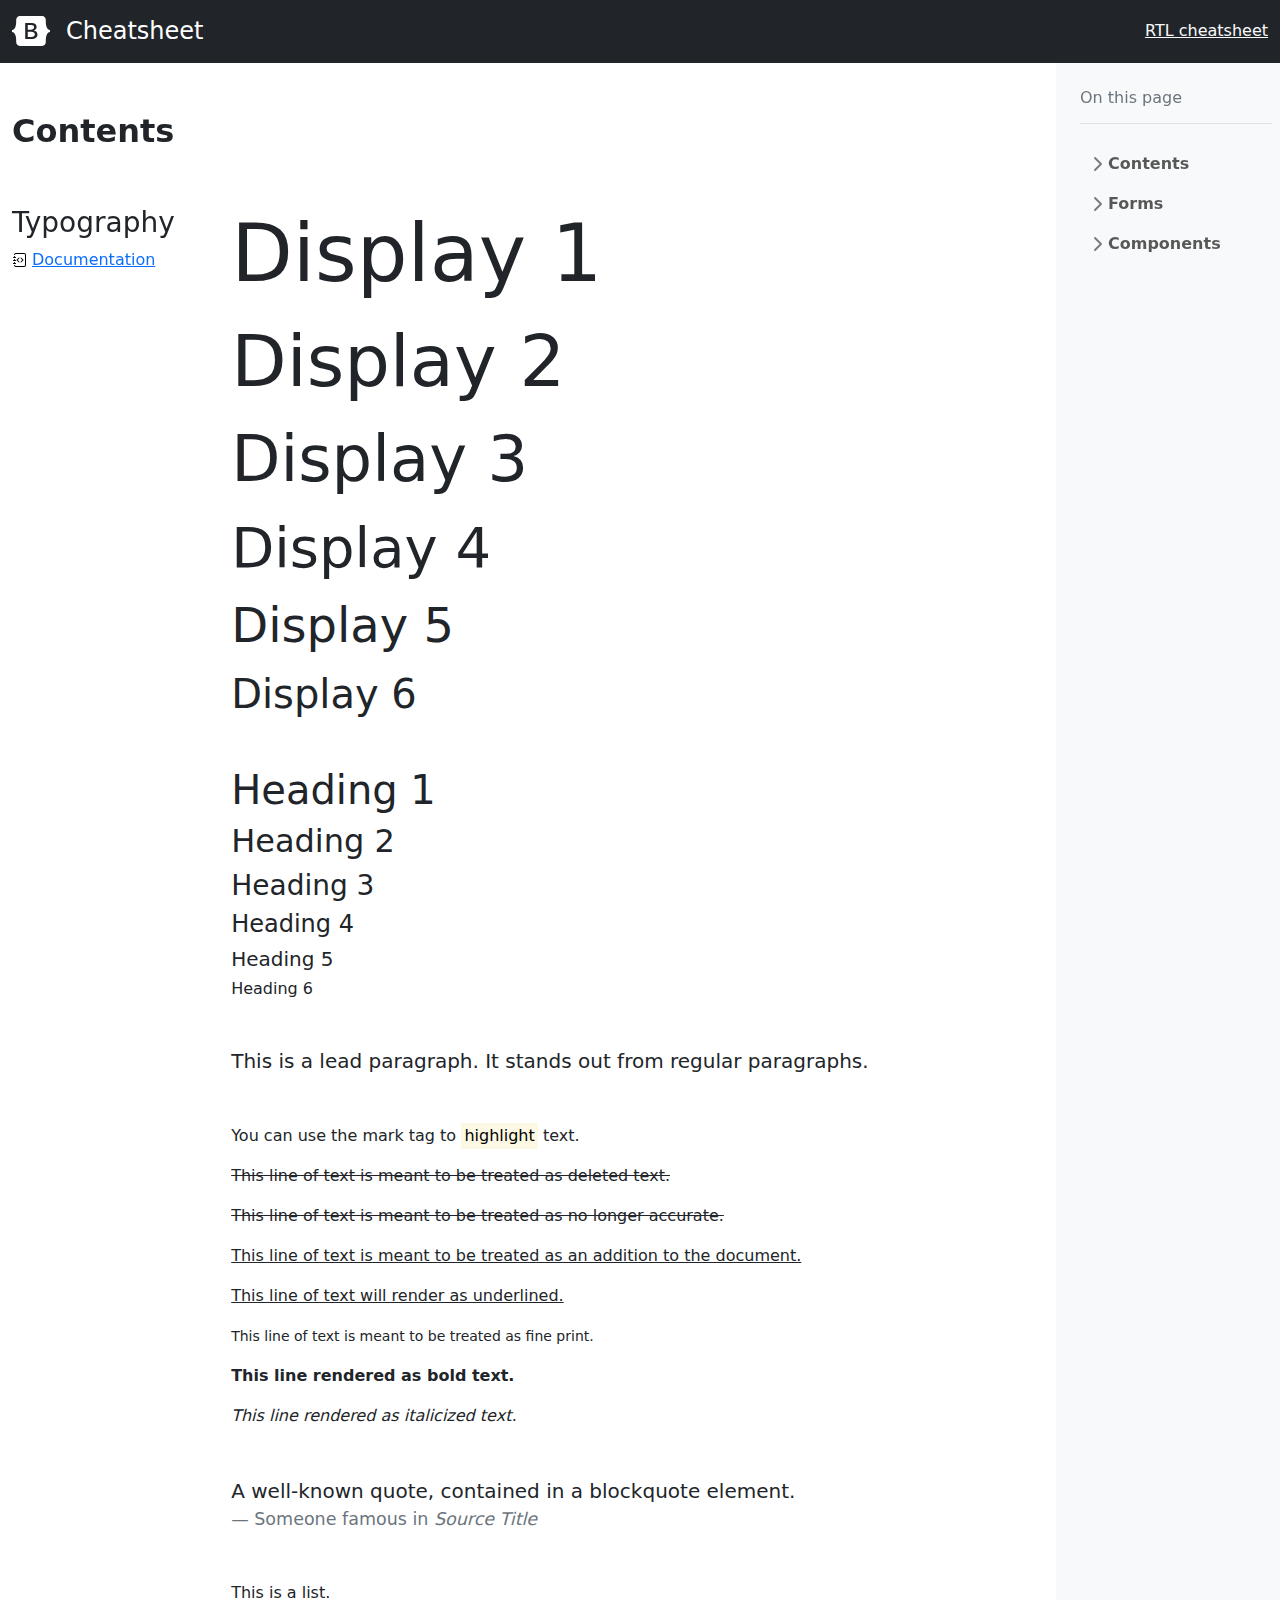
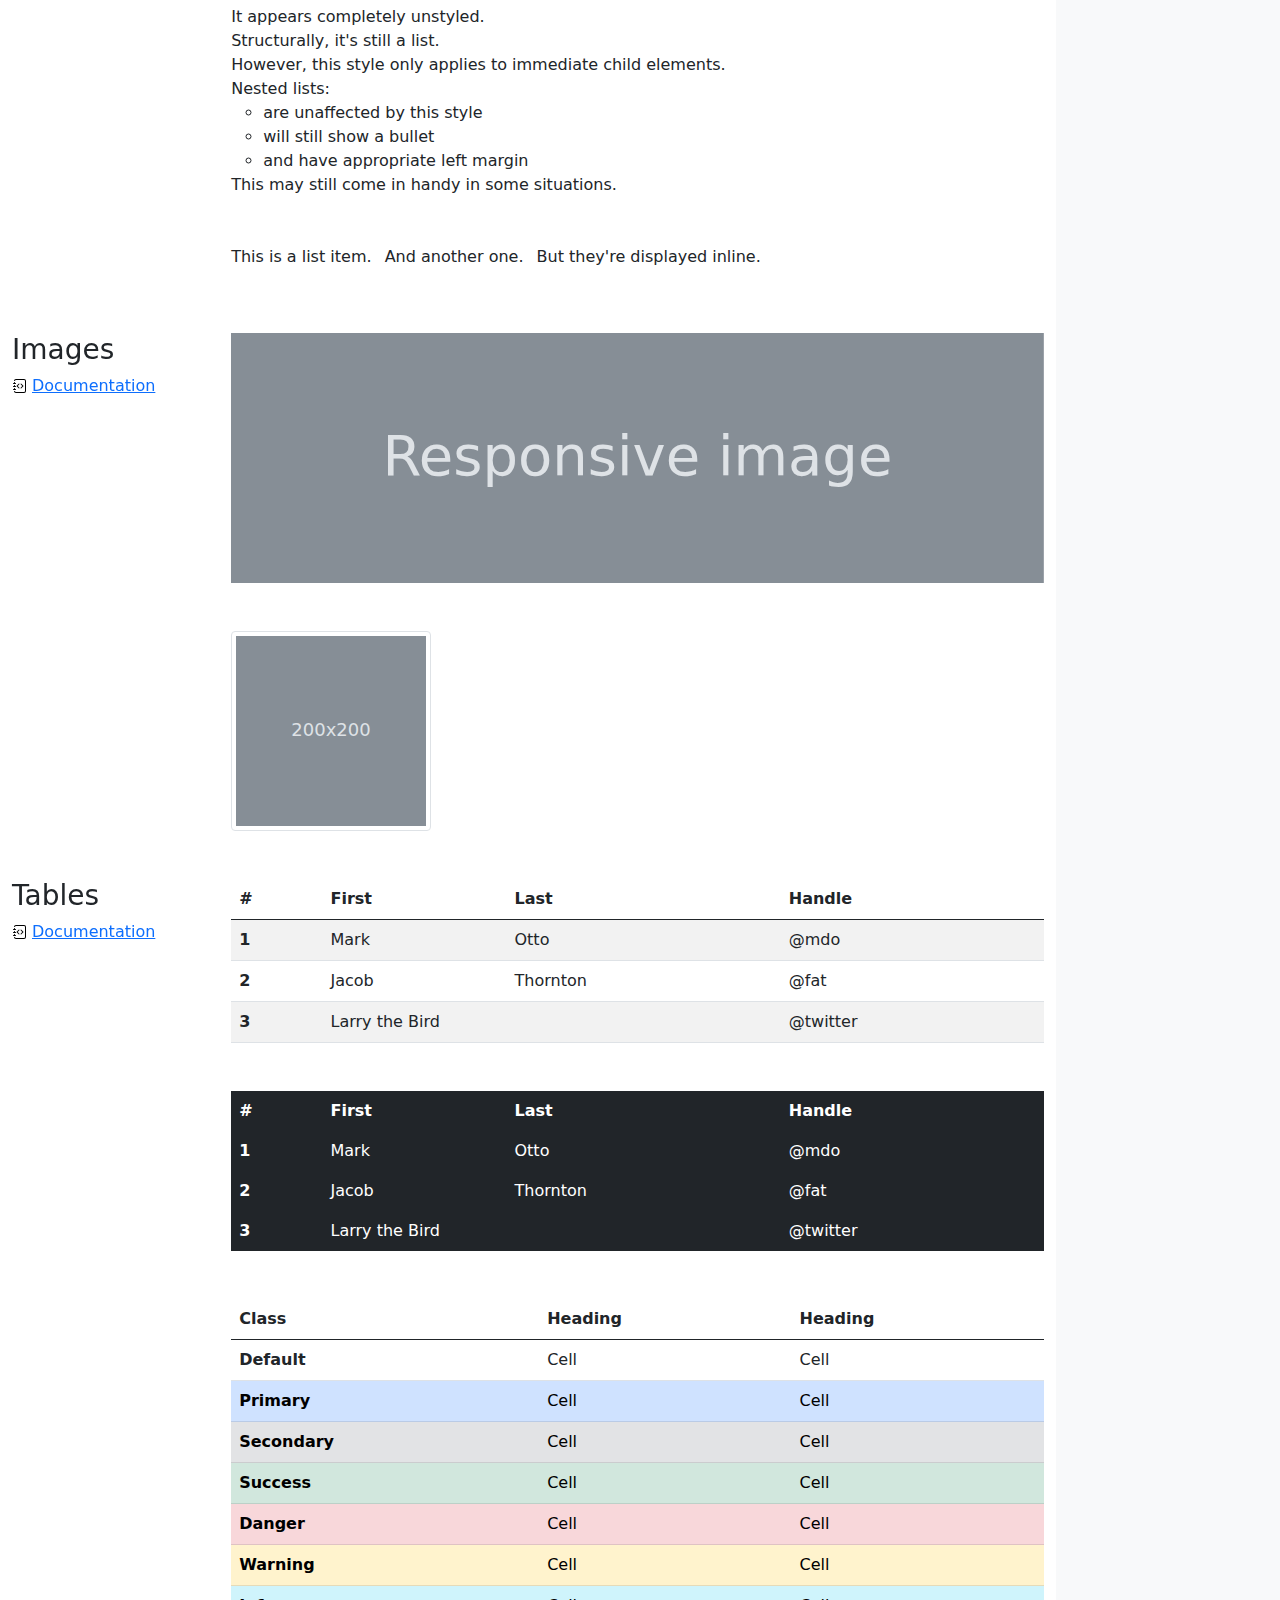
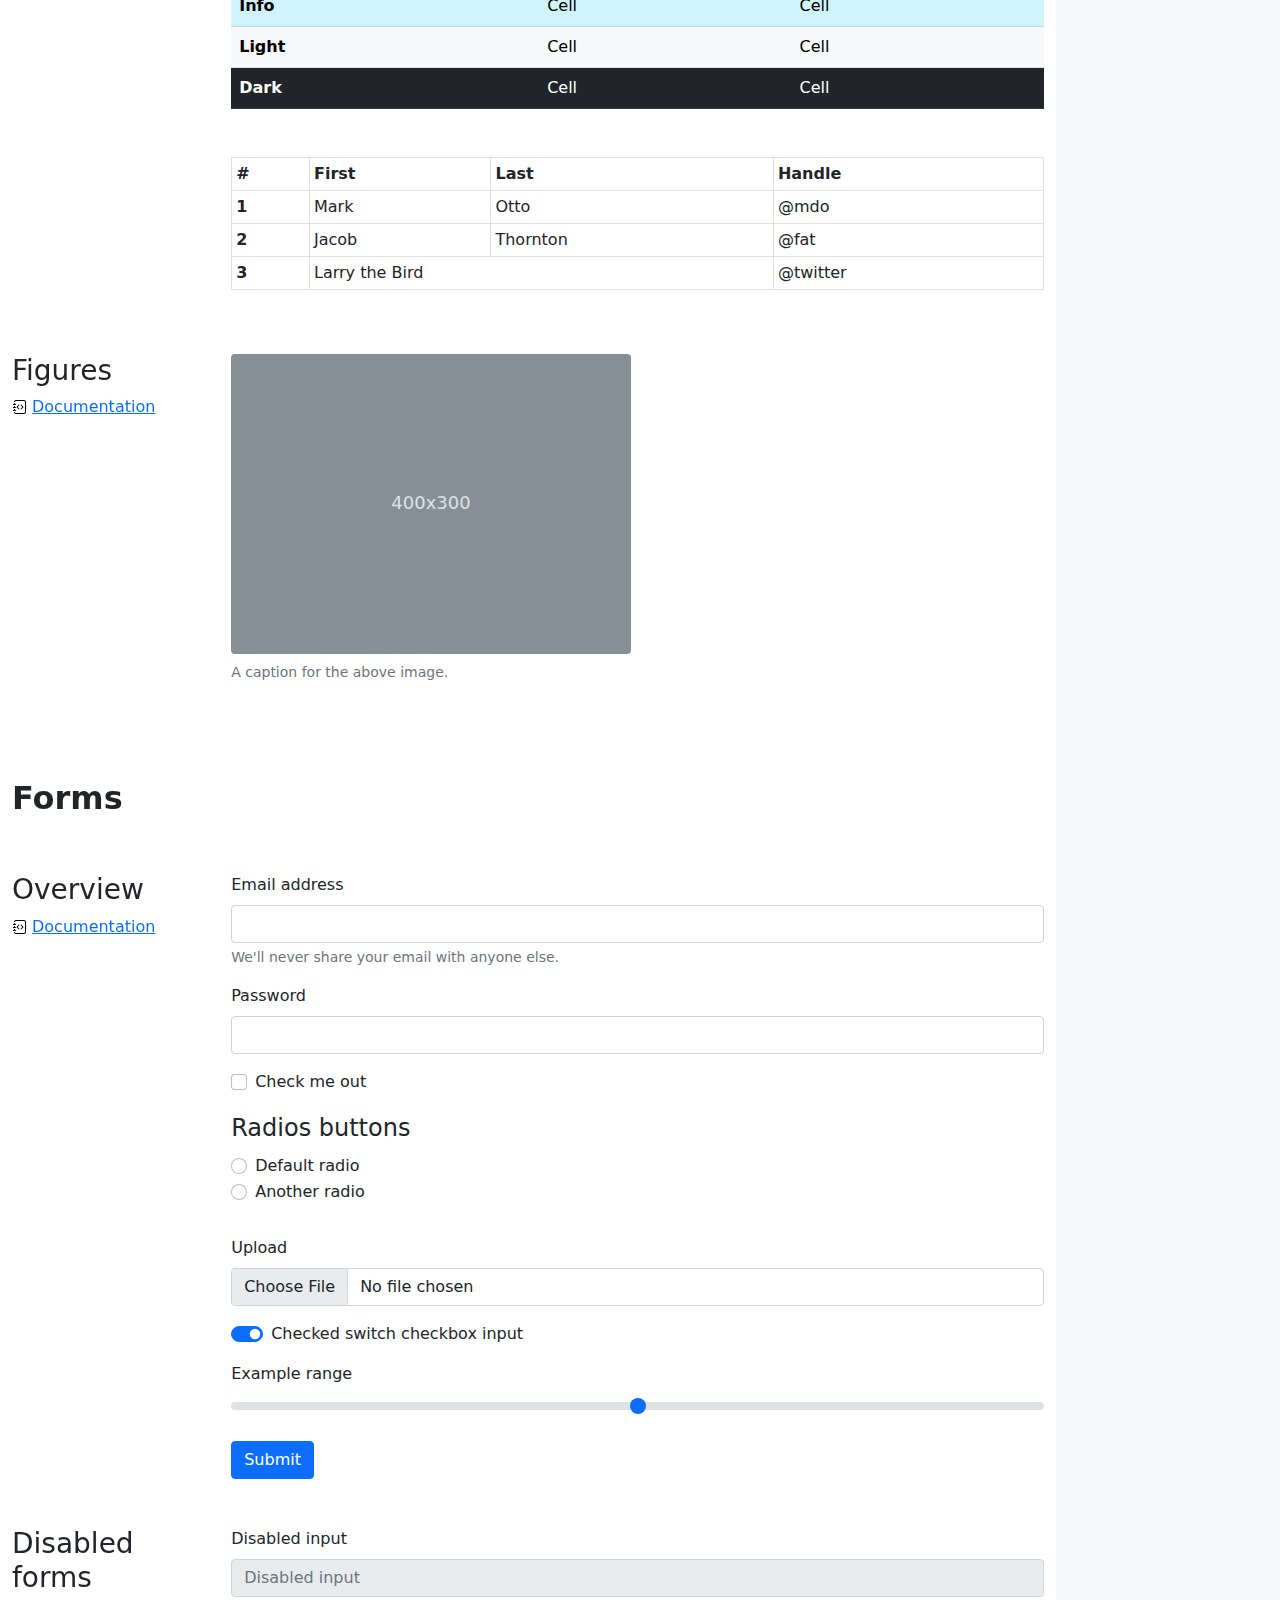
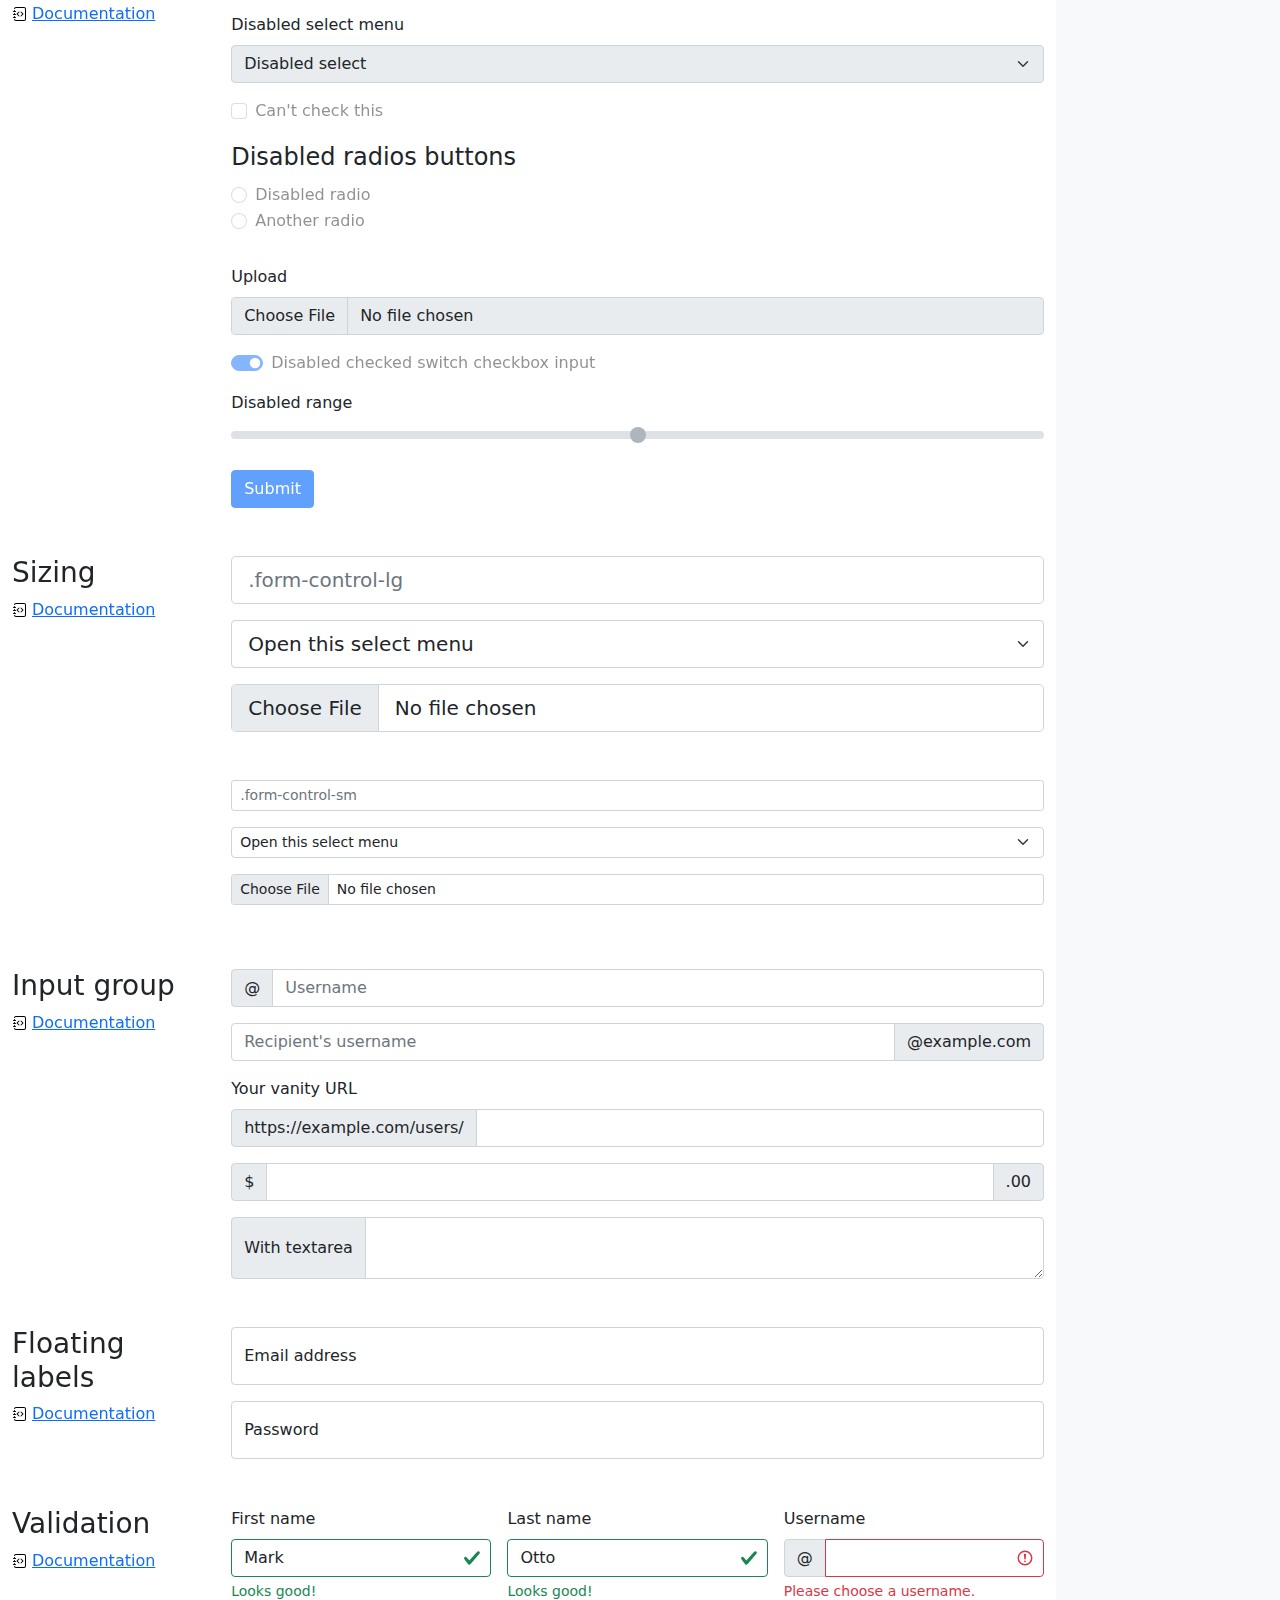
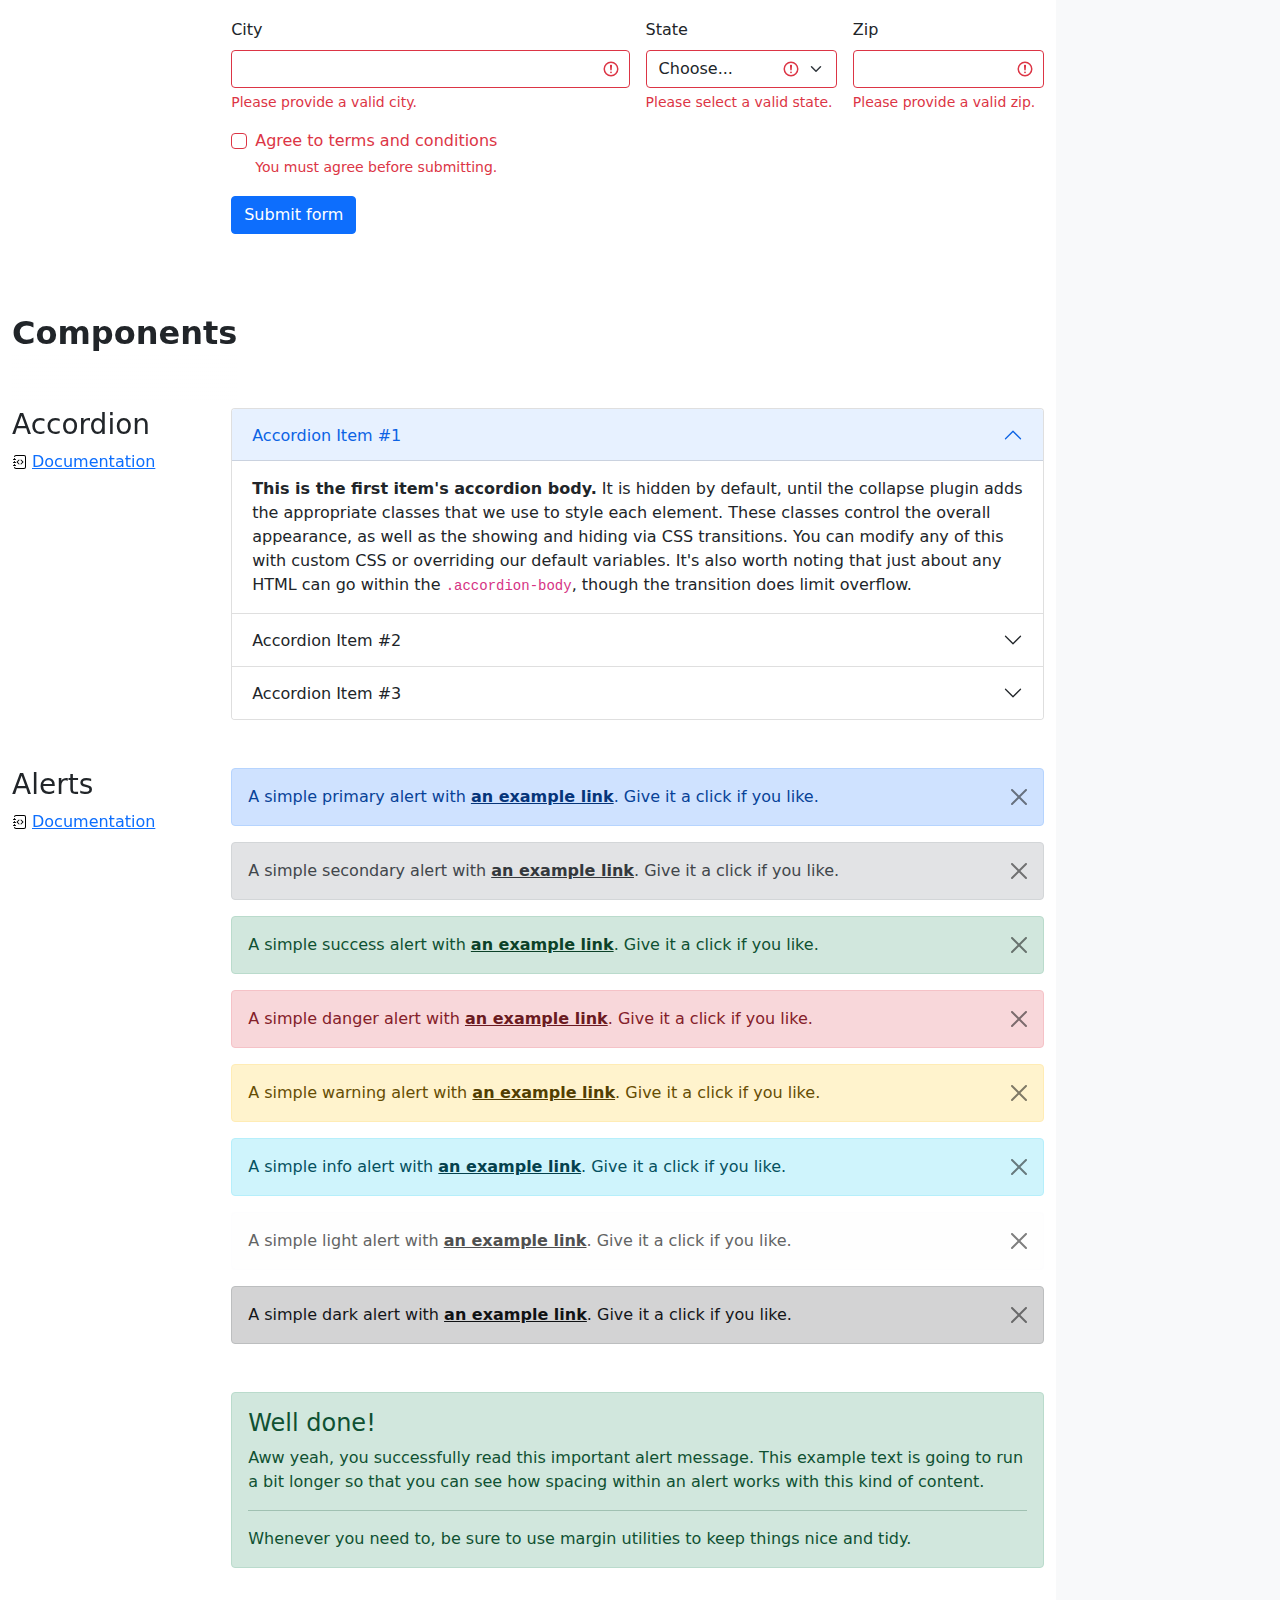
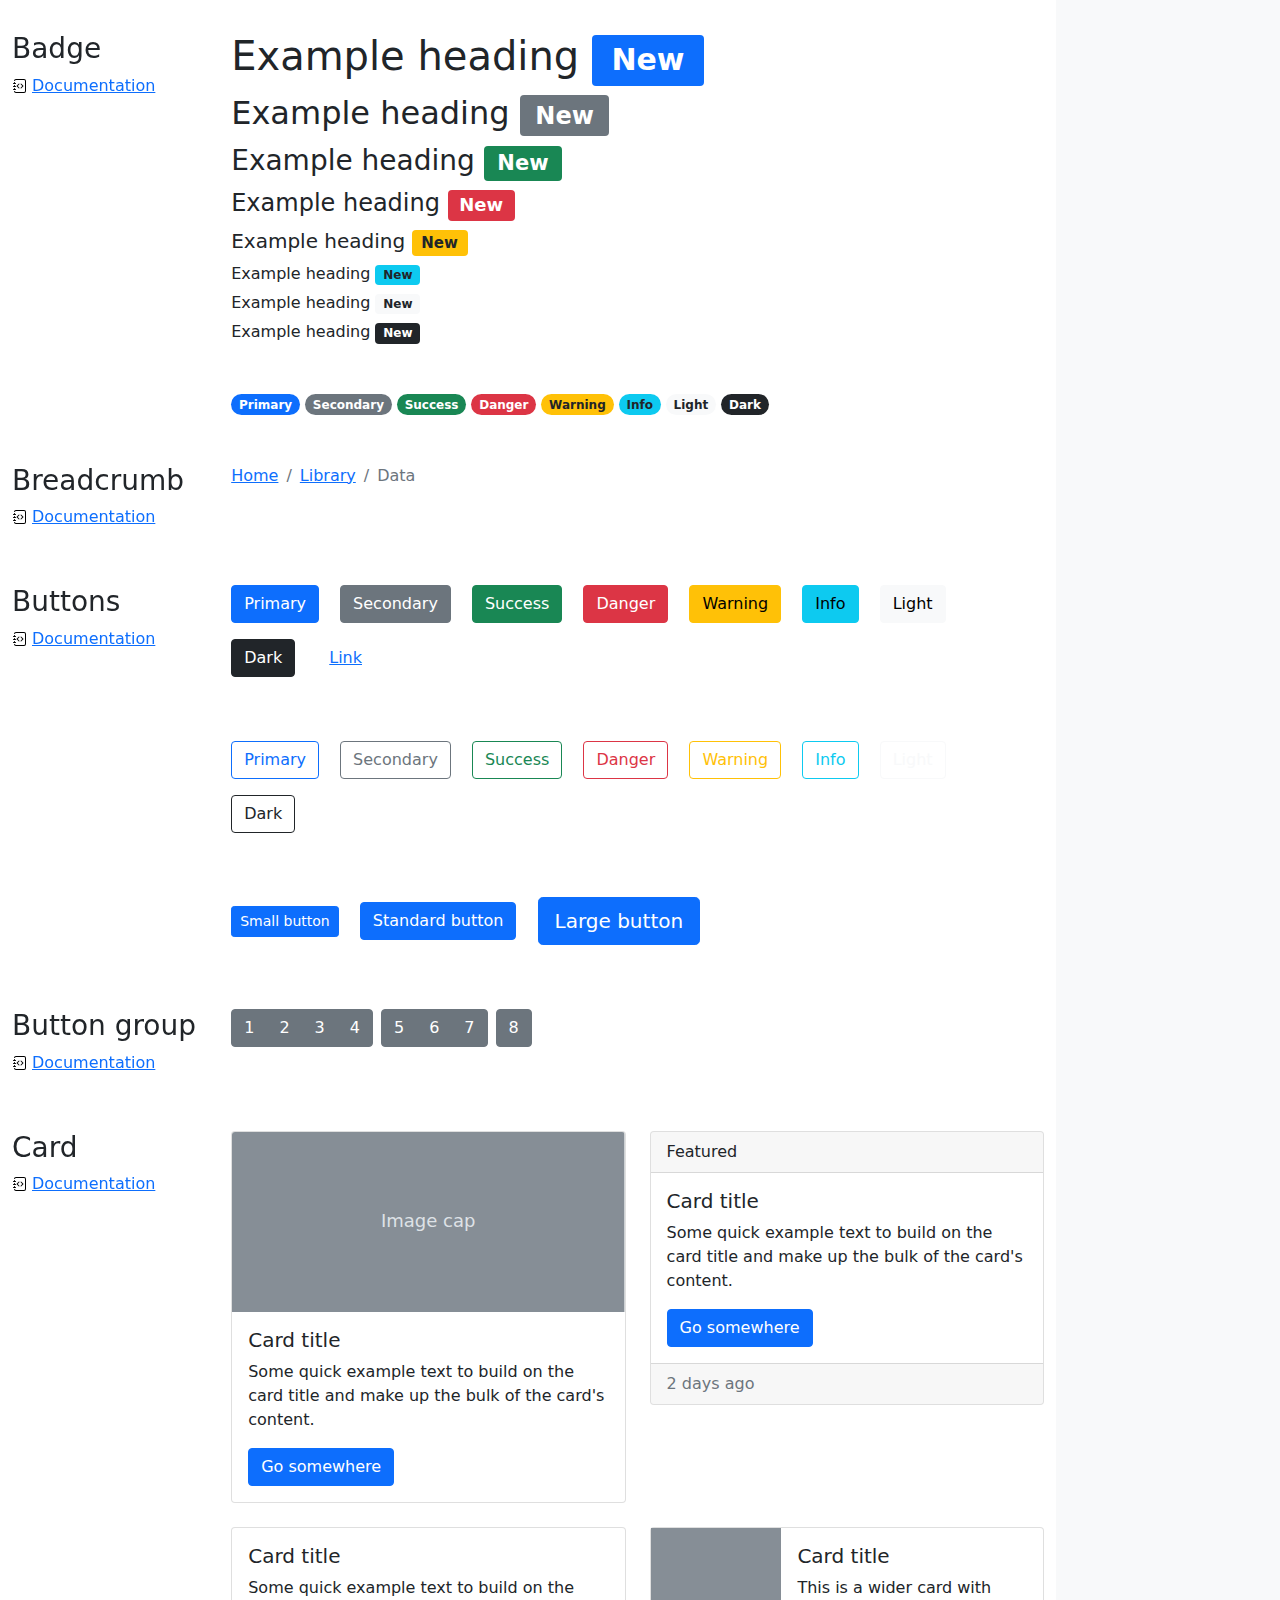
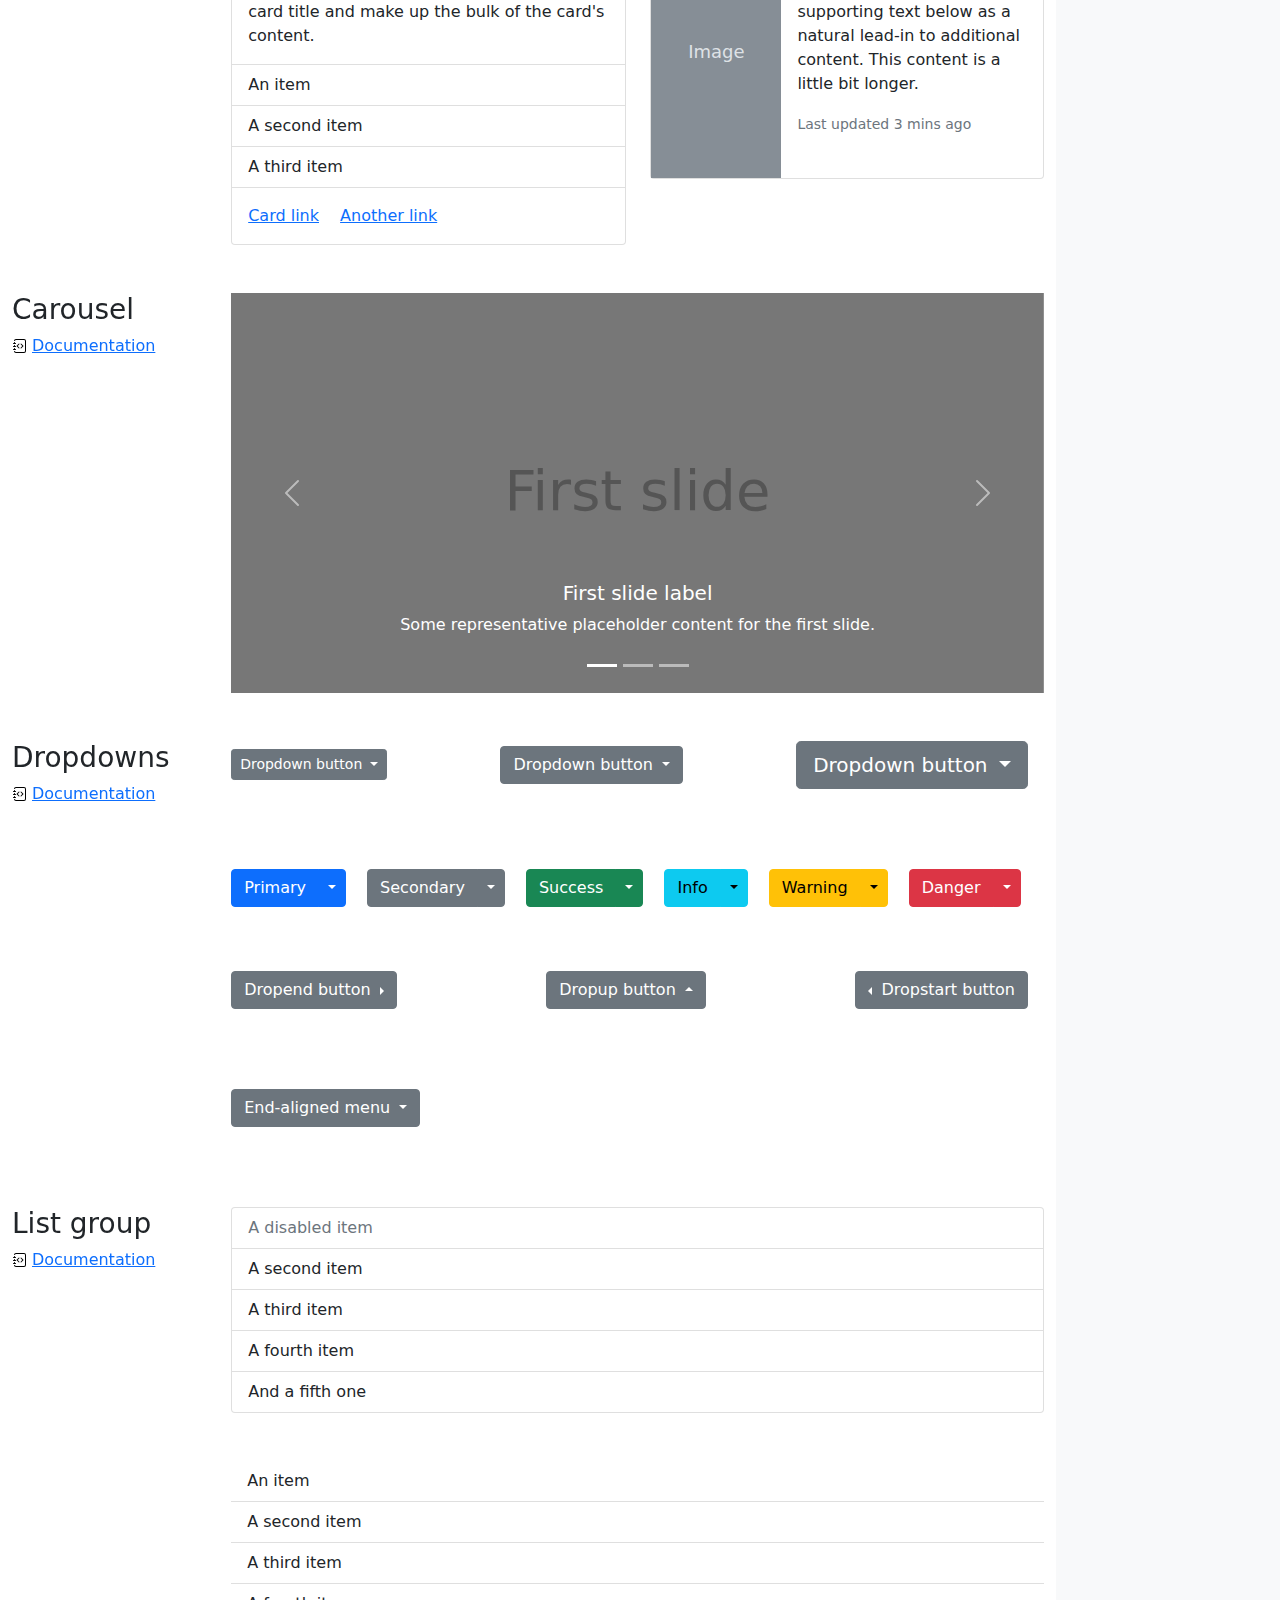
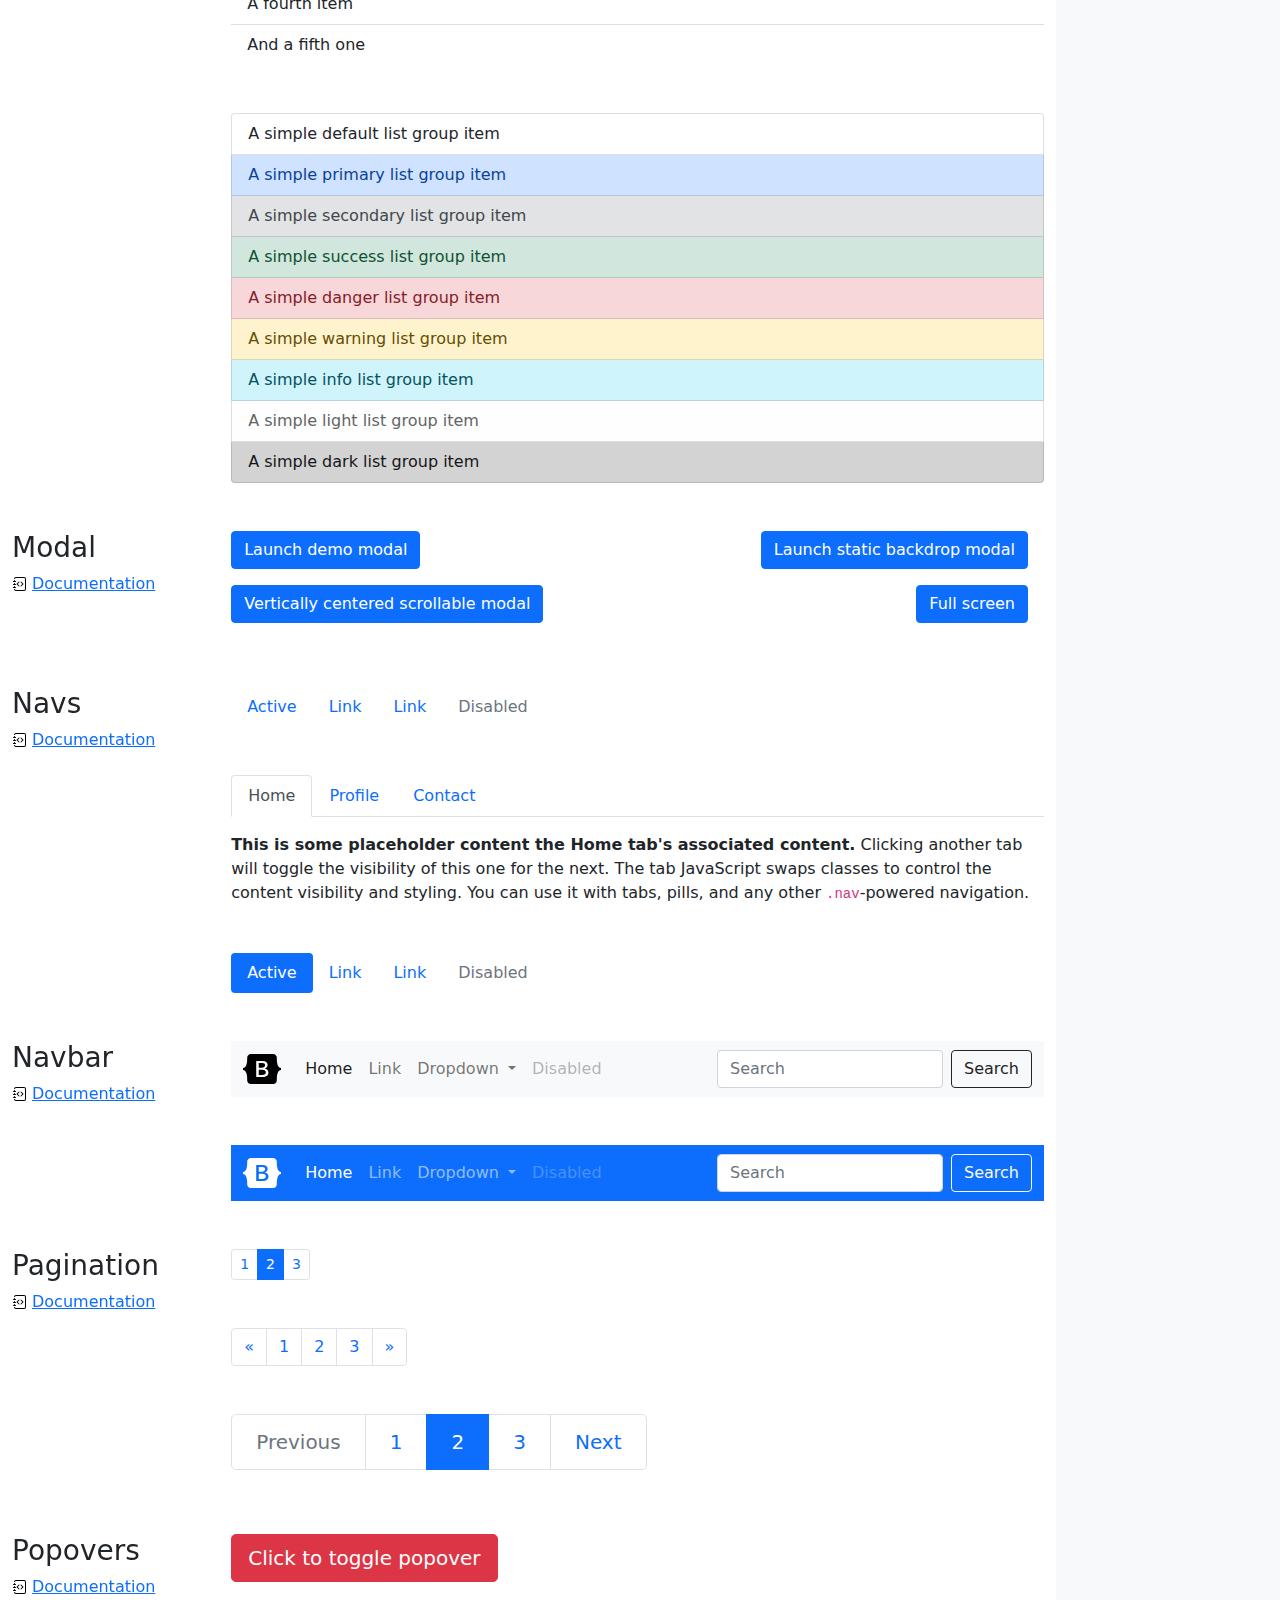
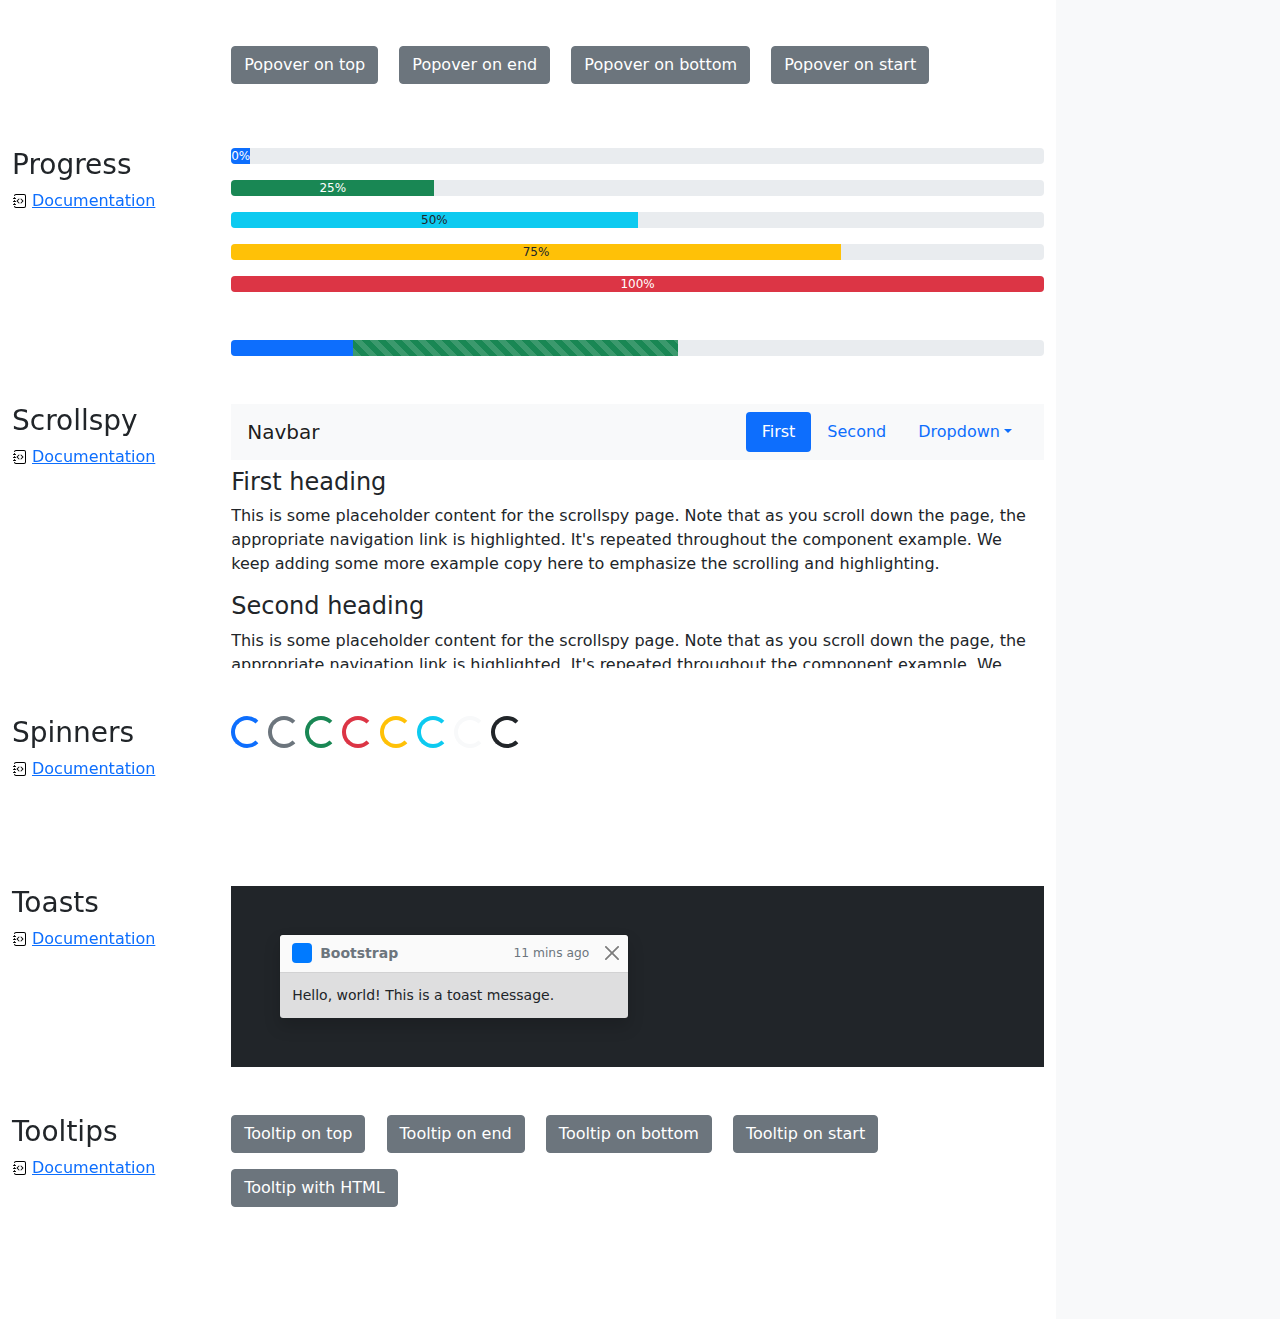
<file: bootstrap-5.0.2-examples/cheatsheet/index.html>
<!doctype html>
<html lang="en">
  <head>
    <meta charset="utf-8">
    <meta name="viewport" content="width=device-width, initial-scale=1">
    <meta name="description" content="">
    <meta name="author" content="Mark Otto, Jacob Thornton, and Bootstrap contributors">
    <meta name="generator" content="Hugo 0.84.0">
    <title>Cheatsheet · Bootstrap v5.0</title>

    <link rel="canonical" href="https://getbootstrap.com/docs/5.0/examples/cheatsheet/">

    

    <!-- Bootstrap core CSS -->
<link href="../assets/dist/css/bootstrap.min.css" rel="stylesheet">

    <style>
      .bd-placeholder-img {
        font-size: 1.125rem;
        text-anchor: middle;
        -webkit-user-select: none;
        -moz-user-select: none;
        user-select: none;
      }

      @media (min-width: 768px) {
        .bd-placeholder-img-lg {
          font-size: 3.5rem;
        }
      }
    </style>

    
    <!-- Custom styles for this template -->
    <link href="cheatsheet.css" rel="stylesheet">
  </head>
  <body class="bg-light">
    
<header class="bd-header bg-dark py-3 d-flex align-items-stretch border-bottom border-dark">
  <div class="container-fluid d-flex align-items-center">
    <h1 class="d-flex align-items-center fs-4 text-white mb-0">
      <img src="../assets/brand/bootstrap-logo-white.svg" width="38" height="30" class="me-3" alt="Bootstrap">
      Cheatsheet
    </h1>
    <a href="../examples/cheatsheet-rtl/" class="ms-auto link-light" hreflang="ar">RTL cheatsheet</a>
  </div>
</header>
<aside class="bd-aside sticky-xl-top text-muted align-self-start mb-3 mb-xl-5 px-2">
  <h2 class="h6 pt-4 pb-3 mb-4 border-bottom">On this page</h2>
  <nav class="small" id="toc">
    <ul class="list-unstyled">
      <li class="my-2">
        <button class="btn d-inline-flex align-items-center collapsed" data-bs-toggle="collapse" aria-expanded="false" data-bs-target="#contents-collapse" aria-controls="contents-collapse">Contents</button>
        <ul class="list-unstyled ps-3 collapse" id="contents-collapse">
          <li><a class="d-inline-flex align-items-center rounded" href="#typography">Typography</a></li>
          <li><a class="d-inline-flex align-items-center rounded" href="#images">Images</a></li>
          <li><a class="d-inline-flex align-items-center rounded" href="#tables">Tables</a></li>
          <li><a class="d-inline-flex align-items-center rounded" href="#figures">Figures</a></li>
        </ul>
      </li>
      <li class="my-2">
        <button class="btn d-inline-flex align-items-center collapsed" data-bs-toggle="collapse" aria-expanded="false" data-bs-target="#forms-collapse" aria-controls="forms-collapse">Forms</button>
        <ul class="list-unstyled ps-3 collapse" id="forms-collapse">
          <li><a class="d-inline-flex align-items-center rounded" href="#overview">Overview</a></li>
          <li><a class="d-inline-flex align-items-center rounded" href="#disabled-forms">Disabled forms</a></li>
          <li><a class="d-inline-flex align-items-center rounded" href="#sizing">Sizing</a></li>
          <li><a class="d-inline-flex align-items-center rounded" href="#input-group">Input group</a></li>
          <li><a class="d-inline-flex align-items-center rounded" href="#floating-labels">Floating labels</a></li>
          <li><a class="d-inline-flex align-items-center rounded" href="#validation">Validation</a></li>
        </ul>
      </li>
      <li class="my-2">
        <button class="btn d-inline-flex align-items-center collapsed" data-bs-toggle="collapse" aria-expanded="false" data-bs-target="#components-collapse" aria-controls="components-collapse">Components</button>
        <ul class="list-unstyled ps-3 collapse" id="components-collapse">
          <li><a class="d-inline-flex align-items-center rounded" href="#accordion">Accordion</a></li>
          <li><a class="d-inline-flex align-items-center rounded" href="#alerts">Alerts</a></li>
          <li><a class="d-inline-flex align-items-center rounded" href="#badge">Badge</a></li>
          <li><a class="d-inline-flex align-items-center rounded" href="#breadcrumb">Breadcrumb</a></li>
          <li><a class="d-inline-flex align-items-center rounded" href="#buttons">Buttons</a></li>
          <li><a class="d-inline-flex align-items-center rounded" href="#button-group">Button group</a></li>
          <li><a class="d-inline-flex align-items-center rounded" href="#card">Card</a></li>
          <li><a class="d-inline-flex align-items-center rounded" href="#carousel">Carousel</a></li>
          <li><a class="d-inline-flex align-items-center rounded" href="#dropdowns">Dropdowns</a></li>
          <li><a class="d-inline-flex align-items-center rounded" href="#list-group">List group</a></li>
          <li><a class="d-inline-flex align-items-center rounded" href="#modal">Modal</a></li>
          <li><a class="d-inline-flex align-items-center rounded" href="#navs">Navs</a></li>
          <li><a class="d-inline-flex align-items-center rounded" href="#navbar">Navbar</a></li>
          <li><a class="d-inline-flex align-items-center rounded" href="#pagination">Pagination</a></li>
          <li><a class="d-inline-flex align-items-center rounded" href="#popovers">Popovers</a></li>
          <li><a class="d-inline-flex align-items-center rounded" href="#progress">Progress</a></li>
          <li><a class="d-inline-flex align-items-center rounded" href="#scrollspy">Scrollspy</a></li>
          <li><a class="d-inline-flex align-items-center rounded" href="#spinners">Spinners</a></li>
          <li><a class="d-inline-flex align-items-center rounded" href="#toasts">Toasts</a></li>
          <li><a class="d-inline-flex align-items-center rounded" href="#tooltips">Tooltips</a></li>
        </ul>
      </li>
    </ul>
  </nav>
</aside>
<div class="bd-cheatsheet container-fluid bg-body">
  <section id="content">
    <h2 class="sticky-xl-top fw-bold pt-3 pt-xl-5 pb-2 pb-xl-3">Contents</h2>

    <article class="my-3" id="typography">
      <div class="bd-heading sticky-xl-top align-self-start mt-5 mb-3 mt-xl-0 mb-xl-2">
        <h3>Typography</h3>
        <a class="d-flex align-items-center" href="../content/typography/">Documentation</a>
      </div>

      <div>
        <div class="bd-example">
        <p class="display-1">Display 1</p>
        <p class="display-2">Display 2</p>
        <p class="display-3">Display 3</p>
        <p class="display-4">Display 4</p>
        <p class="display-5">Display 5</p>
        <p class="display-6">Display 6</p>
        </div>

        <div class="bd-example">
        <p class="h1">Heading 1</p>
        <p class="h2">Heading 2</p>
        <p class="h3">Heading 3</p>
        <p class="h4">Heading 4</p>
        <p class="h5">Heading 5</p>
        <p class="h6">Heading 6</p>
        </div>

        <div class="bd-example">
        <p class="lead">
          This is a lead paragraph. It stands out from regular paragraphs.
        </p>
        </div>

        <div class="bd-example">
        <p>You can use the mark tag to <mark>highlight</mark> text.</p>
        <p><del>This line of text is meant to be treated as deleted text.</del></p>
        <p><s>This line of text is meant to be treated as no longer accurate.</s></p>
        <p><ins>This line of text is meant to be treated as an addition to the document.</ins></p>
        <p><u>This line of text will render as underlined.</u></p>
        <p><small>This line of text is meant to be treated as fine print.</small></p>
        <p><strong>This line rendered as bold text.</strong></p>
        <p><em>This line rendered as italicized text.</em></p>
        </div>

        <div class="bd-example">
        <blockquote class="blockquote">
          <p>A well-known quote, contained in a blockquote element.</p>
          <footer class="blockquote-footer">Someone famous in <cite title="Source Title">Source Title</cite></footer>
        </blockquote>
        </div>

        <div class="bd-example">
        <ul class="list-unstyled">
          <li>This is a list.</li>
          <li>It appears completely unstyled.</li>
          <li>Structurally, it's still a list.</li>
          <li>However, this style only applies to immediate child elements.</li>
          <li>Nested lists:
            <ul>
              <li>are unaffected by this style</li>
              <li>will still show a bullet</li>
              <li>and have appropriate left margin</li>
            </ul>
          </li>
          <li>This may still come in handy in some situations.</li>
        </ul>
        </div>

        <div class="bd-example">
        <ul class="list-inline">
          <li class="list-inline-item">This is a list item.</li>
          <li class="list-inline-item">And another one.</li>
          <li class="list-inline-item">But they're displayed inline.</li>
        </ul>
        </div>
      </div>
    </article>
    <article class="my-3" id="images">
      <div class="bd-heading sticky-xl-top align-self-start mt-5 mb-3 mt-xl-0 mb-xl-2">
        <h3>Images</h3>
        <a class="d-flex align-items-center" href="../content/images/">Documentation</a>
      </div>

      <div>
        <div class="bd-example">
        <svg class="bd-placeholder-img bd-placeholder-img-lg img-fluid" width="100%" height="250" xmlns="http://www.w3.org/2000/svg" role="img" aria-label="Placeholder: Responsive image" preserveAspectRatio="xMidYMid slice" focusable="false"><title>Placeholder</title><rect width="100%" height="100%" fill="#868e96"/><text x="50%" y="50%" fill="#dee2e6" dy=".3em">Responsive image</text></svg>

        </div>

        <div class="bd-example">
        <svg class="bd-placeholder-img img-thumbnail" width="200" height="200" xmlns="http://www.w3.org/2000/svg" role="img" aria-label="A generic square placeholder image with a white border around it, making it resemble a photograph taken with an old instant camera: 200x200" preserveAspectRatio="xMidYMid slice" focusable="false"><title>A generic square placeholder image with a white border around it, making it resemble a photograph taken with an old instant camera</title><rect width="100%" height="100%" fill="#868e96"/><text x="50%" y="50%" fill="#dee2e6" dy=".3em">200x200</text></svg>

        </div>
      </div>
    </article>
    <article class="my-3" id="tables">
      <div class="bd-heading sticky-xl-top align-self-start mt-5 mb-3 mt-xl-0 mb-xl-2">
        <h3>Tables</h3>
        <a class="d-flex align-items-center" href="../content/tables/">Documentation</a>
      </div>

      <div>
        <div class="bd-example">
        <table class="table table-striped">
          <thead>
          <tr>
            <th scope="col">#</th>
            <th scope="col">First</th>
            <th scope="col">Last</th>
            <th scope="col">Handle</th>
          </tr>
          </thead>
          <tbody>
          <tr>
            <th scope="row">1</th>
            <td>Mark</td>
            <td>Otto</td>
            <td>@mdo</td>
          </tr>
          <tr>
            <th scope="row">2</th>
            <td>Jacob</td>
            <td>Thornton</td>
            <td>@fat</td>
          </tr>
          <tr>
            <th scope="row">3</th>
            <td colspan="2">Larry the Bird</td>
            <td>@twitter</td>
          </tr>
          </tbody>
        </table>
        </div>

        <div class="bd-example">
        <table class="table table-dark table-borderless">
          <thead>
          <tr>
            <th scope="col">#</th>
            <th scope="col">First</th>
            <th scope="col">Last</th>
            <th scope="col">Handle</th>
          </tr>
          </thead>
          <tbody>
          <tr>
            <th scope="row">1</th>
            <td>Mark</td>
            <td>Otto</td>
            <td>@mdo</td>
          </tr>
          <tr>
            <th scope="row">2</th>
            <td>Jacob</td>
            <td>Thornton</td>
            <td>@fat</td>
          </tr>
          <tr>
            <th scope="row">3</th>
            <td colspan="2">Larry the Bird</td>
            <td>@twitter</td>
          </tr>
          </tbody>
        </table>
        </div>

        <div class="bd-example">
        <table class="table table-hover">
          <thead>
          <tr>
            <th scope="col">Class</th>
            <th scope="col">Heading</th>
            <th scope="col">Heading</th>
          </tr>
          </thead>
          <tbody>
          <tr>
            <th scope="row">Default</th>
            <td>Cell</td>
            <td>Cell</td>
          </tr>
          
          <tr class="table-primary">
            <th scope="row">Primary</th>
            <td>Cell</td>
            <td>Cell</td>
          </tr>
          <tr class="table-secondary">
            <th scope="row">Secondary</th>
            <td>Cell</td>
            <td>Cell</td>
          </tr>
          <tr class="table-success">
            <th scope="row">Success</th>
            <td>Cell</td>
            <td>Cell</td>
          </tr>
          <tr class="table-danger">
            <th scope="row">Danger</th>
            <td>Cell</td>
            <td>Cell</td>
          </tr>
          <tr class="table-warning">
            <th scope="row">Warning</th>
            <td>Cell</td>
            <td>Cell</td>
          </tr>
          <tr class="table-info">
            <th scope="row">Info</th>
            <td>Cell</td>
            <td>Cell</td>
          </tr>
          <tr class="table-light">
            <th scope="row">Light</th>
            <td>Cell</td>
            <td>Cell</td>
          </tr>
          <tr class="table-dark">
            <th scope="row">Dark</th>
            <td>Cell</td>
            <td>Cell</td>
          </tr>
          </tbody>
        </table>
        </div>

        <div class="bd-example">
        <table class="table table-sm table-bordered">
          <thead>
          <tr>
            <th scope="col">#</th>
            <th scope="col">First</th>
            <th scope="col">Last</th>
            <th scope="col">Handle</th>
          </tr>
          </thead>
          <tbody>
          <tr>
            <th scope="row">1</th>
            <td>Mark</td>
            <td>Otto</td>
            <td>@mdo</td>
          </tr>
          <tr>
            <th scope="row">2</th>
            <td>Jacob</td>
            <td>Thornton</td>
            <td>@fat</td>
          </tr>
          <tr>
            <th scope="row">3</th>
            <td colspan="2">Larry the Bird</td>
            <td>@twitter</td>
          </tr>
          </tbody>
        </table>
        </div>
      </div>
    </article>
    <article class="my-3" id="figures">
      <div class="bd-heading sticky-xl-top align-self-start mt-5 mb-3 mt-xl-0 mb-xl-2">
        <h3>Figures</h3>
        <a class="d-flex align-items-center" href="../content/figures/">Documentation</a>
      </div>

      <div>
        <div class="bd-example">
        <figure class="figure">
          <svg class="bd-placeholder-img figure-img img-fluid rounded" width="400" height="300" xmlns="http://www.w3.org/2000/svg" role="img" aria-label="Placeholder: 400x300" preserveAspectRatio="xMidYMid slice" focusable="false"><title>Placeholder</title><rect width="100%" height="100%" fill="#868e96"/><text x="50%" y="50%" fill="#dee2e6" dy=".3em">400x300</text></svg>

          <figcaption class="figure-caption">A caption for the above image.</figcaption>
        </figure>
        </div>
      </div>
    </article>
  </section>

  <section id="forms">
    <h2 class="sticky-xl-top fw-bold pt-3 pt-xl-5 pb-2 pb-xl-3">Forms</h2>

    <article class="my-3" id="overview">
      <div class="bd-heading sticky-xl-top align-self-start mt-5 mb-3 mt-xl-0 mb-xl-2">
        <h3>Overview</h3>
        <a class="d-flex align-items-center" href="../forms/overview/">Documentation</a>
      </div>

      <div>
        <div class="bd-example">
        <form>
          <div class="mb-3">
            <label for="exampleInputEmail1" class="form-label">Email address</label>
            <input type="email" class="form-control" id="exampleInputEmail1" aria-describedby="emailHelp">
            <div id="emailHelp" class="form-text">We'll never share your email with anyone else.</div>
          </div>
          <div class="mb-3">
            <label for="exampleInputPassword1" class="form-label">Password</label>
            <input type="password" class="form-control" id="exampleInputPassword1">
          </div>
          <div class="mb-3 form-check">
            <input type="checkbox" class="form-check-input" id="exampleCheck1">
            <label class="form-check-label" for="exampleCheck1">Check me out</label>
          </div>
          <fieldset class="mb-3">
            <legend>Radios buttons</legend>
            <div class="form-check">
              <input type="radio" name="radios" class="form-check-input" id="exampleRadio1">
              <label class="form-check-label" for="exampleRadio1">Default radio</label>
            </div>
            <div class="mb-3 form-check">
              <input type="radio" name="radios" class="form-check-input" id="exampleRadio2">
              <label class="form-check-label" for="exampleRadio2">Another radio</label>
            </div>
          </fieldset>
          <div class="mb-3">
            <label class="form-label" for="customFile">Upload</label>
            <input type="file" class="form-control" id="customFile">
          </div>
          <div class="mb-3 form-check form-switch">
            <input class="form-check-input" type="checkbox" id="flexSwitchCheckChecked" checked>
            <label class="form-check-label" for="flexSwitchCheckChecked">Checked switch checkbox input</label>
          </div>
          <div class="mb-3">
            <label for="customRange3" class="form-label">Example range</label>
            <input type="range" class="form-range" min="0" max="5" step="0.5" id="customRange3">
          </div>
          <button type="submit" class="btn btn-primary">Submit</button>
        </form>
        </div>
      </div>
    </article>
    <article class="my-3" id="disabled-forms">
      <div class="bd-heading sticky-xl-top align-self-start mt-5 mb-3 mt-xl-0 mb-xl-2">
        <h3>Disabled forms</h3>
        <a class="d-flex align-items-center" href="../forms/overview/#disabled-forms">Documentation</a>
      </div>

      <div>
        <div class="bd-example">
        <form>
          <fieldset disabled aria-label="Disabled fieldset example">
            <div class="mb-3">
              <label for="disabledTextInput" class="form-label">Disabled input</label>
              <input type="text" id="disabledTextInput" class="form-control" placeholder="Disabled input">
            </div>
            <div class="mb-3">
              <label for="disabledSelect" class="form-label">Disabled select menu</label>
              <select id="disabledSelect" class="form-select">
                <option>Disabled select</option>
              </select>
            </div>
            <div class="mb-3">
              <div class="form-check">
                <input class="form-check-input" type="checkbox" id="disabledFieldsetCheck" disabled>
                <label class="form-check-label" for="disabledFieldsetCheck">
                  Can't check this
                </label>
              </div>
            </div>
            <fieldset class="mb-3">
              <legend>Disabled radios buttons</legend>
              <div class="form-check">
                <input type="radio" name="radios" class="form-check-input" id="disabledRadio1" disabled>
                <label class="form-check-label" for="disabledRadio1">Disabled radio</label>
              </div>
              <div class="mb-3 form-check">
                <input type="radio" name="radios" class="form-check-input" id="disabledRadio2" disabled>
                <label class="form-check-label" for="disabledRadio2">Another radio</label>
              </div>
            </fieldset>
            <div class="mb-3">
              <label class="form-label" for="disabledCustomFile">Upload</label>
              <input type="file" class="form-control" id="disabledCustomFile" disabled>
            </div>
            <div class="mb-3 form-check form-switch">
              <input class="form-check-input" type="checkbox" id="disabledSwitchCheckChecked" checked disabled>
              <label class="form-check-label" for="disabledSwitchCheckChecked">Disabled checked switch checkbox input</label>
            </div>
            <div class="mb-3">
              <label for="disabledRange" class="form-label">Disabled range</label>
              <input type="range" class="form-range" min="0" max="5" step="0.5" id="disabledRange">
            </div>
            <button type="submit" class="btn btn-primary">Submit</button>
          </fieldset>
        </form>
        </div>
      </div>
    </article>
    <article class="my-3" id="sizing">
      <div class="bd-heading sticky-xl-top align-self-start mt-5 mb-3 mt-xl-0 mb-xl-2">
        <h3>Sizing</h3>
        <a class="d-flex align-items-center" href="../forms/form-control/#sizing">Documentation</a>
      </div>

      <div>
        <div class="bd-example">
        <div class="mb-3">
          <input class="form-control form-control-lg" type="text" placeholder=".form-control-lg" aria-label=".form-control-lg example">
        </div>
        <div class="mb-3">
          <select class="form-select form-select-lg mb-3" aria-label=".form-select-lg example">
            <option selected>Open this select menu</option>
            <option value="1">One</option>
            <option value="2">Two</option>
            <option value="3">Three</option>
          </select>
        </div>
        <div class="mb-3">
          <input type="file" class="form-control form-control-lg" aria-label="Large file input example">
        </div>
        </div>

        <div class="bd-example">
        <div class="mb-3">
          <input class="form-control form-control-sm" type="text" placeholder=".form-control-sm" aria-label=".form-control-sm example">
        </div>
        <div class="mb-3">
          <select class="form-select form-select-sm" aria-label=".form-select-sm example">
            <option selected>Open this select menu</option>
            <option value="1">One</option>
            <option value="2">Two</option>
            <option value="3">Three</option>
          </select>
        </div>
        <div class="mb-3">
          <input type="file" class="form-control form-control-sm" aria-label="Small file input example">
        </div>
        </div>
      </div>
    </article>
    <article class="my-3" id="input-group">
      <div class="bd-heading sticky-xl-top align-self-start mt-5 mb-3 mt-xl-0 mb-xl-2">
        <h3>Input group</h3>
        <a class="d-flex align-items-center" href="../forms/input-group/">Documentation</a>
      </div>

      <div>
        <div class="bd-example">
        <div class="input-group mb-3">
          <span class="input-group-text" id="basic-addon1">@</span>
          <input type="text" class="form-control" placeholder="Username" aria-label="Username" aria-describedby="basic-addon1">
        </div>
        <div class="input-group mb-3">
          <input type="text" class="form-control" placeholder="Recipient's username" aria-label="Recipient's username" aria-describedby="basic-addon2">
          <span class="input-group-text" id="basic-addon2">@example.com</span>
        </div>
        <label for="basic-url" class="form-label">Your vanity URL</label>
        <div class="input-group mb-3">
          <span class="input-group-text" id="basic-addon3">https://example.com/users/</span>
          <input type="text" class="form-control" id="basic-url" aria-describedby="basic-addon3">
        </div>
        <div class="input-group mb-3">
          <span class="input-group-text">$</span>
          <input type="text" class="form-control" aria-label="Amount (to the nearest dollar)">
          <span class="input-group-text">.00</span>
        </div>
        <div class="input-group">
          <span class="input-group-text">With textarea</span>
          <textarea class="form-control" aria-label="With textarea"></textarea>
        </div>
        </div>
      </div>
    </article>
    <article class="my-3" id="floating-labels">
      <div class="bd-heading sticky-xl-top align-self-start mt-5 mb-3 mt-xl-0 mb-xl-2">
        <h3>Floating labels</h3>
        <a class="d-flex align-items-center" href="../forms/floating-labels/">Documentation</a>
      </div>

      <div>
        <div class="bd-example">
        <form>
          <div class="form-floating mb-3">
            <input type="email" class="form-control" id="floatingInput" placeholder="name@example.com">
            <label for="floatingInput">Email address</label>
          </div>
          <div class="form-floating">
            <input type="password" class="form-control" id="floatingPassword" placeholder="Password">
            <label for="floatingPassword">Password</label>
          </div>
        </form>
        </div>
      </div>
    </article>
    <article class="my-3" id="validation">
      <div class="bd-heading sticky-xl-top align-self-start mt-5 mb-3 mt-xl-0 mb-xl-2">
        <h3>Validation</h3>
        <a class="d-flex align-items-center" href="../forms/validation/">Documentation</a>
      </div>

      <div>
        <div class="bd-example">
        <form class="row g-3">
          <div class="col-md-4">
            <label for="validationServer01" class="form-label">First name</label>
            <input type="text" class="form-control is-valid" id="validationServer01" value="Mark" required>
            <div class="valid-feedback">
              Looks good!
            </div>
          </div>
          <div class="col-md-4">
            <label for="validationServer02" class="form-label">Last name</label>
            <input type="text" class="form-control is-valid" id="validationServer02" value="Otto" required>
            <div class="valid-feedback">
              Looks good!
            </div>
          </div>
          <div class="col-md-4">
            <label for="validationServerUsername" class="form-label">Username</label>
            <div class="input-group has-validation">
              <span class="input-group-text" id="inputGroupPrepend3">@</span>
              <input type="text" class="form-control is-invalid" id="validationServerUsername" aria-describedby="inputGroupPrepend3" required>
              <div class="invalid-feedback">
                Please choose a username.
              </div>
            </div>
          </div>
          <div class="col-md-6">
            <label for="validationServer03" class="form-label">City</label>
            <input type="text" class="form-control is-invalid" id="validationServer03" required>
            <div class="invalid-feedback">
              Please provide a valid city.
            </div>
          </div>
          <div class="col-md-3">
            <label for="validationServer04" class="form-label">State</label>
            <select class="form-select is-invalid" id="validationServer04" required>
              <option selected disabled value="">Choose...</option>
              <option>...</option>
            </select>
            <div class="invalid-feedback">
              Please select a valid state.
            </div>
          </div>
          <div class="col-md-3">
            <label for="validationServer05" class="form-label">Zip</label>
            <input type="text" class="form-control is-invalid" id="validationServer05" required>
            <div class="invalid-feedback">
              Please provide a valid zip.
            </div>
          </div>
          <div class="col-12">
            <div class="form-check">
              <input class="form-check-input is-invalid" type="checkbox" value="" id="invalidCheck3" required>
              <label class="form-check-label" for="invalidCheck3">
                Agree to terms and conditions
              </label>
              <div class="invalid-feedback">
                You must agree before submitting.
              </div>
            </div>
          </div>
          <div class="col-12">
            <button class="btn btn-primary" type="submit">Submit form</button>
          </div>
        </form>
        </div>
      </div>
    </article>
  </section>

  <section id="components">
    <h2 class="sticky-xl-top fw-bold pt-3 pt-xl-5 pb-2 pb-xl-3">Components</h2>

    <article class="my-3" id="accordion">
      <div class="bd-heading sticky-xl-top align-self-start mt-5 mb-3 mt-xl-0 mb-xl-2">
        <h3>Accordion</h3>
        <a class="d-flex align-items-center" href="../components/accordion/">Documentation</a>
      </div>

      <div>
        <div class="bd-example">
        <div class="accordion" id="accordionExample">
          <div class="accordion-item">
            <h4 class="accordion-header" id="headingOne">
              <button class="accordion-button" type="button" data-bs-toggle="collapse" data-bs-target="#collapseOne" aria-expanded="true" aria-controls="collapseOne">
                Accordion Item #1
              </button>
            </h4>
            <div id="collapseOne" class="accordion-collapse collapse show" aria-labelledby="headingOne" data-bs-parent="#accordionExample">
              <div class="accordion-body">
                <strong>This is the first item's accordion body.</strong> It is hidden by default, until the collapse plugin adds the appropriate classes that we use to style each element. These classes control the overall appearance, as well as the showing and hiding via CSS transitions. You can modify any of this with custom CSS or overriding our default variables. It's also worth noting that just about any HTML can go within the <code>.accordion-body</code>, though the transition does limit overflow.
              </div>
            </div>
          </div>
          <div class="accordion-item">
            <h4 class="accordion-header" id="headingTwo">
              <button class="accordion-button collapsed" type="button" data-bs-toggle="collapse" data-bs-target="#collapseTwo" aria-expanded="false" aria-controls="collapseTwo">
                Accordion Item #2
              </button>
            </h4>
            <div id="collapseTwo" class="accordion-collapse collapse" aria-labelledby="headingTwo" data-bs-parent="#accordionExample">
              <div class="accordion-body">
                <strong>This is the second item's accordion body.</strong> It is hidden by default, until the collapse plugin adds the appropriate classes that we use to style each element. These classes control the overall appearance, as well as the showing and hiding via CSS transitions. You can modify any of this with custom CSS or overriding our default variables. It's also worth noting that just about any HTML can go within the <code>.accordion-body</code>, though the transition does limit overflow.
              </div>
            </div>
          </div>
          <div class="accordion-item">
            <h4 class="accordion-header" id="headingThree">
              <button class="accordion-button collapsed" type="button" data-bs-toggle="collapse" data-bs-target="#collapseThree" aria-expanded="false" aria-controls="collapseThree">
                Accordion Item #3
              </button>
            </h4>
            <div id="collapseThree" class="accordion-collapse collapse" aria-labelledby="headingThree" data-bs-parent="#accordionExample">
              <div class="accordion-body">
                <strong>This is the third item's accordion body.</strong> It is hidden by default, until the collapse plugin adds the appropriate classes that we use to style each element. These classes control the overall appearance, as well as the showing and hiding via CSS transitions. You can modify any of this with custom CSS or overriding our default variables. It's also worth noting that just about any HTML can go within the <code>.accordion-body</code>, though the transition does limit overflow.
              </div>
            </div>
          </div>
        </div>
        </div>
      </div>
    </article>
    <article class="my-3" id="alerts">
      <div class="bd-heading sticky-xl-top align-self-start mt-5 mb-3 mt-xl-0 mb-xl-2">
        <h3>Alerts</h3>
        <a class="d-flex align-items-center" href="../components/alerts/">Documentation</a>
      </div>

      <div>
        <div class="bd-example">
        
        <div class="alert alert-primary alert-dismissible fade show" role="alert">
          A simple primary alert with <a href="#" class="alert-link">an example link</a>. Give it a click if you like.
          <button type="button" class="btn-close" data-bs-dismiss="alert" aria-label="Close"></button>
        </div>
        <div class="alert alert-secondary alert-dismissible fade show" role="alert">
          A simple secondary alert with <a href="#" class="alert-link">an example link</a>. Give it a click if you like.
          <button type="button" class="btn-close" data-bs-dismiss="alert" aria-label="Close"></button>
        </div>
        <div class="alert alert-success alert-dismissible fade show" role="alert">
          A simple success alert with <a href="#" class="alert-link">an example link</a>. Give it a click if you like.
          <button type="button" class="btn-close" data-bs-dismiss="alert" aria-label="Close"></button>
        </div>
        <div class="alert alert-danger alert-dismissible fade show" role="alert">
          A simple danger alert with <a href="#" class="alert-link">an example link</a>. Give it a click if you like.
          <button type="button" class="btn-close" data-bs-dismiss="alert" aria-label="Close"></button>
        </div>
        <div class="alert alert-warning alert-dismissible fade show" role="alert">
          A simple warning alert with <a href="#" class="alert-link">an example link</a>. Give it a click if you like.
          <button type="button" class="btn-close" data-bs-dismiss="alert" aria-label="Close"></button>
        </div>
        <div class="alert alert-info alert-dismissible fade show" role="alert">
          A simple info alert with <a href="#" class="alert-link">an example link</a>. Give it a click if you like.
          <button type="button" class="btn-close" data-bs-dismiss="alert" aria-label="Close"></button>
        </div>
        <div class="alert alert-light alert-dismissible fade show" role="alert">
          A simple light alert with <a href="#" class="alert-link">an example link</a>. Give it a click if you like.
          <button type="button" class="btn-close" data-bs-dismiss="alert" aria-label="Close"></button>
        </div>
        <div class="alert alert-dark alert-dismissible fade show" role="alert">
          A simple dark alert with <a href="#" class="alert-link">an example link</a>. Give it a click if you like.
          <button type="button" class="btn-close" data-bs-dismiss="alert" aria-label="Close"></button>
        </div>
        </div>

        <div class="bd-example">
        <div class="alert alert-success" role="alert">
          <h4 class="alert-heading">Well done!</h4>
          <p>Aww yeah, you successfully read this important alert message. This example text is going to run a bit longer so that you can see how spacing within an alert works with this kind of content.</p>
          <hr>
          <p class="mb-0">Whenever you need to, be sure to use margin utilities to keep things nice and tidy.</p>
        </div>
        </div>
      </div>
    </article>
    <article class="my-3" id="badge">
      <div class="bd-heading sticky-xl-top align-self-start mt-5 mb-3 mt-xl-0 mb-xl-2">
        <h3>Badge</h3>
        <a class="d-flex align-items-center" href="../components/badge/">Documentation</a>
      </div>

      <div>
        <div class="bd-example">
        <p class="h1">Example heading <span class="badge bg-primary">New</span></p>
        <p class="h2">Example heading <span class="badge bg-secondary">New</span></p>
        <p class="h3">Example heading <span class="badge bg-success">New</span></p>
        <p class="h4">Example heading <span class="badge bg-danger">New</span></p>
        <p class="h5">Example heading <span class="badge bg-warning text-dark">New</span></p>
        <p class="h6">Example heading <span class="badge bg-info text-dark">New</span></p>
        <p class="h6">Example heading <span class="badge bg-light text-dark">New</span></p>
        <p class="h6">Example heading <span class="badge bg-dark">New</span></p>
        </div>

        <div class="bd-example">
        
        <span class="badge rounded-pill bg-primary">Primary</span>
        <span class="badge rounded-pill bg-secondary">Secondary</span>
        <span class="badge rounded-pill bg-success">Success</span>
        <span class="badge rounded-pill bg-danger">Danger</span>
        <span class="badge rounded-pill bg-warning text-dark">Warning</span>
        <span class="badge rounded-pill bg-info text-dark">Info</span>
        <span class="badge rounded-pill bg-light text-dark">Light</span>
        <span class="badge rounded-pill bg-dark">Dark</span>
        </div>
      </div>
    </article>
    <article class="my-3" id="breadcrumb">
      <div class="bd-heading sticky-xl-top align-self-start mt-5 mb-3 mt-xl-0 mb-xl-2">
        <h3>Breadcrumb</h3>
        <a class="d-flex align-items-center" href="../components/breadcrumb/">Documentation</a>
      </div>

      <div>
        <div class="bd-example">
        <nav aria-label="breadcrumb">
          <ol class="breadcrumb">
            <li class="breadcrumb-item"><a href="#">Home</a></li>
            <li class="breadcrumb-item"><a href="#">Library</a></li>
            <li class="breadcrumb-item active" aria-current="page">Data</li>
          </ol>
        </nav>
        </div>
      </div>
    </article>
    <article class="my-3" id="buttons">
      <div class="bd-heading sticky-xl-top align-self-start mt-5 mb-3 mt-xl-0 mb-xl-2">
        <h3>Buttons</h3>
        <a class="d-flex align-items-center" href="../components/buttons/">Documentation</a>
      </div>

      <div>
        <div class="bd-example">
        
        <button type="button" class="btn btn-primary">Primary</button>
        <button type="button" class="btn btn-secondary">Secondary</button>
        <button type="button" class="btn btn-success">Success</button>
        <button type="button" class="btn btn-danger">Danger</button>
        <button type="button" class="btn btn-warning">Warning</button>
        <button type="button" class="btn btn-info">Info</button>
        <button type="button" class="btn btn-light">Light</button>
        <button type="button" class="btn btn-dark">Dark</button>

        <button type="button" class="btn btn-link">Link</button>
        </div>

        <div class="bd-example">
        
        <button type="button" class="btn btn-outline-primary">Primary</button>
        <button type="button" class="btn btn-outline-secondary">Secondary</button>
        <button type="button" class="btn btn-outline-success">Success</button>
        <button type="button" class="btn btn-outline-danger">Danger</button>
        <button type="button" class="btn btn-outline-warning">Warning</button>
        <button type="button" class="btn btn-outline-info">Info</button>
        <button type="button" class="btn btn-outline-light">Light</button>
        <button type="button" class="btn btn-outline-dark">Dark</button>
        </div>

        <div class="bd-example">
        <button type="button" class="btn btn-primary btn-sm">Small button</button>
        <button type="button" class="btn btn-primary">Standard button</button>
        <button type="button" class="btn btn-primary btn-lg">Large button</button>
        </div>
      </div>
    </article>
    <article class="my-3" id="button-group">
      <div class="bd-heading sticky-xl-top align-self-start mt-5 mb-3 mt-xl-0 mb-xl-2">
        <h3>Button group</h3>
        <a class="d-flex align-items-center" href="../components/button-group/">Documentation</a>
      </div>

      <div>
        <div class="bd-example">
        <div class="btn-toolbar" role="toolbar" aria-label="Toolbar with button groups">
          <div class="btn-group me-2" role="group" aria-label="First group">
            <button type="button" class="btn btn-secondary">1</button>
            <button type="button" class="btn btn-secondary">2</button>
            <button type="button" class="btn btn-secondary">3</button>
            <button type="button" class="btn btn-secondary">4</button>
          </div>
          <div class="btn-group me-2" role="group" aria-label="Second group">
            <button type="button" class="btn btn-secondary">5</button>
            <button type="button" class="btn btn-secondary">6</button>
            <button type="button" class="btn btn-secondary">7</button>
          </div>
          <div class="btn-group" role="group" aria-label="Third group">
            <button type="button" class="btn btn-secondary">8</button>
          </div>
        </div>
        </div>
      </div>
    </article>
    <article class="my-3" id="card">
      <div class="bd-heading sticky-xl-top align-self-start mt-5 mb-3 mt-xl-0 mb-xl-2">
        <h3>Card</h3>
        <a class="d-flex align-items-center" href="../components/card/">Documentation</a>
      </div>

      <div>
        <div class="bd-example">
        <div class="row  row-cols-1 row-cols-md-2 g-4">
          <div class="col">
            <div class="card">
              <svg class="bd-placeholder-img card-img-top" width="100%" height="180" xmlns="http://www.w3.org/2000/svg" role="img" aria-label="Placeholder: Image cap" preserveAspectRatio="xMidYMid slice" focusable="false"><title>Placeholder</title><rect width="100%" height="100%" fill="#868e96"/><text x="50%" y="50%" fill="#dee2e6" dy=".3em">Image cap</text></svg>

              <div class="card-body">
                <h5 class="card-title">Card title</h5>
                <p class="card-text">Some quick example text to build on the card title and make up the bulk of the card's content.</p>
                <a href="#" class="btn btn-primary">Go somewhere</a>
              </div>
            </div>
          </div>
          <div class="col">
            <div class="card">
              <div class="card-header">
                Featured
              </div>
              <div class="card-body">
                <h5 class="card-title">Card title</h5>
                <p class="card-text">Some quick example text to build on the card title and make up the bulk of the card's content.</p>
                <a href="#" class="btn btn-primary">Go somewhere</a>
              </div>
              <div class="card-footer text-muted">
                2 days ago
              </div>
            </div>
          </div>
          <div class="col">
            <div class="card">
              <div class="card-body">
                <h5 class="card-title">Card title</h5>
                <p class="card-text">Some quick example text to build on the card title and make up the bulk of the card's content.</p>
              </div>
              <ul class="list-group list-group-flush">
                <li class="list-group-item">An item</li>
                <li class="list-group-item">A second item</li>
                <li class="list-group-item">A third item</li>
              </ul>
              <div class="card-body">
                <a href="#" class="card-link">Card link</a>
                <a href="#" class="card-link">Another link</a>
              </div>
            </div>
          </div>
          <div class="col">
            <div class="card">
              <div class="row g-0">
                <div class="col-md-4">
                  <svg class="bd-placeholder-img" width="100%" height="250" xmlns="http://www.w3.org/2000/svg" role="img" aria-label="Placeholder: Image" preserveAspectRatio="xMidYMid slice" focusable="false"><title>Placeholder</title><rect width="100%" height="100%" fill="#868e96"/><text x="50%" y="50%" fill="#dee2e6" dy=".3em">Image</text></svg>

                </div>
                <div class="col-md-8">
                  <div class="card-body">
                    <h5 class="card-title">Card title</h5>
                    <p class="card-text">This is a wider card with supporting text below as a natural lead-in to additional content. This content is a little bit longer.</p>
                    <p class="card-text"><small class="text-muted">Last updated 3 mins ago</small></p>
                  </div>
                </div>
              </div>
            </div>
          </div>
        </div>
        </div>
      </div>
    </article>
    <article class="my-3" id="carousel">
      <div class="bd-heading sticky-xl-top align-self-start mt-5 mb-3 mt-xl-0 mb-xl-2">
        <h3>Carousel</h3>
        <a class="d-flex align-items-center" href="../components/carousel/">Documentation</a>
      </div>

      <div>
        <div class="bd-example">
        <div id="carouselExampleCaptions" class="carousel slide" data-bs-ride="carousel">
          <div class="carousel-indicators">
            <button type="button" data-bs-target="#carouselExampleCaptions" data-bs-slide-to="0" class="active" aria-current="true" aria-label="Slide 1"></button>
            <button type="button" data-bs-target="#carouselExampleCaptions" data-bs-slide-to="1" aria-label="Slide 2"></button>
            <button type="button" data-bs-target="#carouselExampleCaptions" data-bs-slide-to="2" aria-label="Slide 3"></button>
          </div>
          <div class="carousel-inner">
            <div class="carousel-item active">
              <svg class="bd-placeholder-img bd-placeholder-img-lg d-block w-100" width="800" height="400" xmlns="http://www.w3.org/2000/svg" role="img" aria-label="Placeholder: First slide" preserveAspectRatio="xMidYMid slice" focusable="false"><title>Placeholder</title><rect width="100%" height="100%" fill="#777"/><text x="50%" y="50%" fill="#555" dy=".3em">First slide</text></svg>

              <div class="carousel-caption d-none d-md-block">
                <h5>First slide label</h5>
                <p>Some representative placeholder content for the first slide.</p>
              </div>
            </div>
            <div class="carousel-item">
              <svg class="bd-placeholder-img bd-placeholder-img-lg d-block w-100" width="800" height="400" xmlns="http://www.w3.org/2000/svg" role="img" aria-label="Placeholder: Second slide" preserveAspectRatio="xMidYMid slice" focusable="false"><title>Placeholder</title><rect width="100%" height="100%" fill="#666"/><text x="50%" y="50%" fill="#444" dy=".3em">Second slide</text></svg>

              <div class="carousel-caption d-none d-md-block">
                <h5>Second slide label</h5>
                <p>Some representative placeholder content for the second slide.</p>
              </div>
            </div>
            <div class="carousel-item">
              <svg class="bd-placeholder-img bd-placeholder-img-lg d-block w-100" width="800" height="400" xmlns="http://www.w3.org/2000/svg" role="img" aria-label="Placeholder: Third slide" preserveAspectRatio="xMidYMid slice" focusable="false"><title>Placeholder</title><rect width="100%" height="100%" fill="#555"/><text x="50%" y="50%" fill="#333" dy=".3em">Third slide</text></svg>

              <div class="carousel-caption d-none d-md-block">
                <h5>Third slide label</h5>
                <p>Some representative placeholder content for the third slide.</p>
              </div>
            </div>
          </div>
          <button class="carousel-control-prev" type="button" data-bs-target="#carouselExampleCaptions"  data-bs-slide="prev">
            <span class="carousel-control-prev-icon" aria-hidden="true"></span>
            <span class="visually-hidden">Previous</span>
          </button>
          <button class="carousel-control-next" type="button" data-bs-target="#carouselExampleCaptions"  data-bs-slide="next">
            <span class="carousel-control-next-icon" aria-hidden="true"></span>
            <span class="visually-hidden">Next</span>
          </button>
        </div>
        </div>
      </div>
    </article>
    <article class="my-3" id="dropdowns">
      <div class="bd-heading sticky-xl-top align-self-start mt-5 mb-3 mt-xl-0 mb-xl-2">
        <h3>Dropdowns</h3>
        <a class="d-flex align-items-center" href="../components/dropdowns/">Documentation</a>
      </div>

      <div>
        <div class="bd-example">
        <div class="btn-group w-100 align-items-center justify-content-between flex-wrap">
          <div class="dropdown">
            <button class="btn btn-secondary btn-sm dropdown-toggle" type="button" id="dropdownMenuButtonSM" data-bs-toggle="dropdown" aria-expanded="false">
              Dropdown button
            </button>
            <ul class="dropdown-menu" aria-labelledby="dropdownMenuButtonSM">
              <li><h6 class="dropdown-header">Dropdown header</h6></li>
              <li><a class="dropdown-item" href="#">Action</a></li>
              <li><a class="dropdown-item" href="#">Another action</a></li>
              <li><a class="dropdown-item" href="#">Something else here</a></li>
              <li><hr class="dropdown-divider"></li>
              <li><a class="dropdown-item" href="#">Separated link</a></li>
            </ul>
          </div>
          <div class="dropdown">
            <button class="btn btn-secondary dropdown-toggle" type="button" id="dropdownMenuButton" data-bs-toggle="dropdown" aria-expanded="false">
              Dropdown button
            </button>
            <ul class="dropdown-menu" aria-labelledby="dropdownMenuButton">
              <li><h6 class="dropdown-header">Dropdown header</h6></li>
              <li><a class="dropdown-item" href="#">Action</a></li>
              <li><a class="dropdown-item" href="#">Another action</a></li>
              <li><a class="dropdown-item" href="#">Something else here</a></li>
              <li><hr class="dropdown-divider"></li>
              <li><a class="dropdown-item" href="#">Separated link</a></li>
            </ul>
          </div>
          <div class="dropdown">
            <button class="btn btn-secondary btn-lg dropdown-toggle" type="button" id="dropdownMenuButtonLG" data-bs-toggle="dropdown" aria-expanded="false">
              Dropdown button
            </button>
            <ul class="dropdown-menu" aria-labelledby="dropdownMenuButtonLG">
              <li><h6 class="dropdown-header">Dropdown header</h6></li>
              <li><a class="dropdown-item" href="#">Action</a></li>
              <li><a class="dropdown-item" href="#">Another action</a></li>
              <li><a class="dropdown-item" href="#">Something else here</a></li>
              <li><hr class="dropdown-divider"></li>
              <li><a class="dropdown-item" href="#">Separated link</a></li>
            </ul>
          </div>
        </div>
        </div>

        <div class="bd-example">
        <div class="btn-group">
          <button type="button" class="btn btn-primary">Primary</button>
          <button type="button" class="btn btn-primary dropdown-toggle dropdown-toggle-split" data-bs-toggle="dropdown" aria-expanded="false">
            <span class="visually-hidden">Toggle Dropdown</span>
          </button>
          <ul class="dropdown-menu">
            <li><a class="dropdown-item" href="#">Action</a></li>
            <li><a class="dropdown-item" href="#">Another action</a></li>
            <li><a class="dropdown-item" href="#">Something else here</a></li>
          </ul>
        </div><!-- /btn-group -->
        <div class="btn-group">
          <button type="button" class="btn btn-secondary">Secondary</button>
          <button type="button" class="btn btn-secondary dropdown-toggle dropdown-toggle-split" data-bs-toggle="dropdown" aria-expanded="false">
            <span class="visually-hidden">Toggle Dropdown</span>
          </button>
          <ul class="dropdown-menu">
            <li><a class="dropdown-item" href="#">Action</a></li>
            <li><a class="dropdown-item" href="#">Another action</a></li>
            <li><a class="dropdown-item" href="#">Something else here</a></li>
          </ul>
        </div><!-- /btn-group -->
        <div class="btn-group">
          <button type="button" class="btn btn-success">Success</button>
          <button type="button" class="btn btn-success dropdown-toggle dropdown-toggle-split" data-bs-toggle="dropdown" aria-expanded="false">
            <span class="visually-hidden">Toggle Dropdown</span>
          </button>
          <ul class="dropdown-menu">
            <li><a class="dropdown-item" href="#">Action</a></li>
            <li><a class="dropdown-item" href="#">Another action</a></li>
            <li><a class="dropdown-item" href="#">Something else here</a></li>
          </ul>
        </div><!-- /btn-group -->
        <div class="btn-group">
          <button type="button" class="btn btn-info">Info</button>
          <button type="button" class="btn btn-info dropdown-toggle dropdown-toggle-split" data-bs-toggle="dropdown" aria-expanded="false">
            <span class="visually-hidden">Toggle Dropdown</span>
          </button>
          <ul class="dropdown-menu">
            <li><a class="dropdown-item" href="#">Action</a></li>
            <li><a class="dropdown-item" href="#">Another action</a></li>
            <li><a class="dropdown-item" href="#">Something else here</a></li>
          </ul>
        </div><!-- /btn-group -->
        <div class="btn-group">
          <button type="button" class="btn btn-warning">Warning</button>
          <button type="button" class="btn btn-warning dropdown-toggle dropdown-toggle-split" data-bs-toggle="dropdown" aria-expanded="false">
            <span class="visually-hidden">Toggle Dropdown</span>
          </button>
          <ul class="dropdown-menu">
            <li><a class="dropdown-item" href="#">Action</a></li>
            <li><a class="dropdown-item" href="#">Another action</a></li>
            <li><a class="dropdown-item" href="#">Something else here</a></li>
          </ul>
        </div><!-- /btn-group -->
        <div class="btn-group">
          <button type="button" class="btn btn-danger">Danger</button>
          <button type="button" class="btn btn-danger dropdown-toggle dropdown-toggle-split" data-bs-toggle="dropdown" aria-expanded="false">
            <span class="visually-hidden">Toggle Dropdown</span>
          </button>
          <ul class="dropdown-menu">
            <li><a class="dropdown-item" href="#">Action</a></li>
            <li><a class="dropdown-item" href="#">Another action</a></li>
            <li><a class="dropdown-item" href="#">Something else here</a></li>
          </ul>
        </div><!-- /btn-group -->
        </div>

        <div class="bd-example">
        <div class="btn-group w-100 align-items-center justify-content-between flex-wrap">
          <div class="dropend">
            <button class="btn btn-secondary dropdown-toggle" type="button" id="dropendMenuButton" data-bs-toggle="dropdown" aria-expanded="false">
              Dropend button
            </button>
            <ul class="dropdown-menu" aria-labelledby="dropendMenuButton">
              <li><h6 class="dropdown-header">Dropdown header</h6></li>
              <li><a class="dropdown-item" href="#">Action</a></li>
              <li><a class="dropdown-item" href="#">Another action</a></li>
              <li><a class="dropdown-item" href="#">Something else here</a></li>
              <li><hr class="dropdown-divider"></li>
              <li><a class="dropdown-item" href="#">Separated link</a></li>
            </ul>
          </div>
          <div class="dropup">
            <button class="btn btn-secondary dropdown-toggle" type="button" id="dropupMenuButton" data-bs-toggle="dropdown" aria-expanded="false">
              Dropup button
            </button>
            <ul class="dropdown-menu" aria-labelledby="dropupMenuButton">
              <li><h6 class="dropdown-header">Dropdown header</h6></li>
              <li><a class="dropdown-item" href="#">Action</a></li>
              <li><a class="dropdown-item" href="#">Another action</a></li>
              <li><a class="dropdown-item" href="#">Something else here</a></li>
              <li><hr class="dropdown-divider"></li>
              <li><a class="dropdown-item" href="#">Separated link</a></li>
            </ul>
          </div>
          <div class="dropstart">
            <button class="btn btn-secondary dropdown-toggle" type="button" id="dropstartMenuButton" data-bs-toggle="dropdown" aria-expanded="false">
              Dropstart button
            </button>
            <ul class="dropdown-menu" aria-labelledby="dropstartMenuButton">
              <li><h6 class="dropdown-header">Dropdown header</h6></li>
              <li><a class="dropdown-item" href="#">Action</a></li>
              <li><a class="dropdown-item" href="#">Another action</a></li>
              <li><a class="dropdown-item" href="#">Something else here</a></li>
              <li><hr class="dropdown-divider"></li>
              <li><a class="dropdown-item" href="#">Separated link</a></li>
            </ul>
          </div>
        </div>
        </div>

        <div class="bd-example">
        <div class="btn-group">
          <div class="dropdown">
            <button class="btn btn-secondary dropdown-toggle" type="button" id="dropdownRightMenuButton" data-bs-toggle="dropdown" aria-expanded="false">
              End-aligned menu
            </button>
            <ul class="dropdown-menu dropdown-menu-end" aria-labelledby="dropdownRightMenuButton">
              <li><h6 class="dropdown-header">Dropdown header</h6></li>
              <li><a class="dropdown-item" href="#">Action</a></li>
              <li><a class="dropdown-item" href="#">Another action</a></li>
              <li><hr class="dropdown-divider"></li>
              <li><a class="dropdown-item" href="#">Separated link</a></li>
            </ul>
          </div>
        </div>
        </div>
      </div>
    </article>
    <article class="my-3" id="list-group">
      <div class="bd-heading sticky-xl-top align-self-start mt-5 mb-3 mt-xl-0 mb-xl-2">
        <h3>List group</h3>
        <a class="d-flex align-items-center" href="../components/list-group/">Documentation</a>
      </div>

      <div>
        <div class="bd-example">
        <ul class="list-group">
          <li class="list-group-item disabled" aria-disabled="true">A disabled item</li>
          <li class="list-group-item">A second item</li>
          <li class="list-group-item">A third item</li>
          <li class="list-group-item">A fourth item</li>
          <li class="list-group-item">And a fifth one</li>
        </ul>
        </div>

        <div class="bd-example">
        <ul class="list-group list-group-flush">
          <li class="list-group-item">An item</li>
          <li class="list-group-item">A second item</li>
          <li class="list-group-item">A third item</li>
          <li class="list-group-item">A fourth item</li>
          <li class="list-group-item">And a fifth one</li>
        </ul>
        </div>

        <div class="bd-example">
        <div class="list-group">
          <a href="#" class="list-group-item list-group-item-action">A simple default list group item</a>
          
          <a href="#" class="list-group-item list-group-item-action list-group-item-primary">A simple primary list group item</a>
          <a href="#" class="list-group-item list-group-item-action list-group-item-secondary">A simple secondary list group item</a>
          <a href="#" class="list-group-item list-group-item-action list-group-item-success">A simple success list group item</a>
          <a href="#" class="list-group-item list-group-item-action list-group-item-danger">A simple danger list group item</a>
          <a href="#" class="list-group-item list-group-item-action list-group-item-warning">A simple warning list group item</a>
          <a href="#" class="list-group-item list-group-item-action list-group-item-info">A simple info list group item</a>
          <a href="#" class="list-group-item list-group-item-action list-group-item-light">A simple light list group item</a>
          <a href="#" class="list-group-item list-group-item-action list-group-item-dark">A simple dark list group item</a>
        </div>
        </div>
      </div>
    </article>
    <article class="my-3" id="modal">
      <div class="bd-heading sticky-xl-top align-self-start mt-5 mb-3 mt-xl-0 mb-xl-2">
        <h3>Modal</h3>
        <a class="d-flex align-items-center" href="../components/modal/">Documentation</a>
      </div>

      <div>
        <div class="bd-example">
        <div class="d-flex justify-content-between flex-wrap">
          <button type="button" class="btn btn-primary" data-bs-toggle="modal" data-bs-target="#exampleModalDefault">
            Launch demo modal
          </button>
          <button type="button" class="btn btn-primary" data-bs-toggle="modal" data-bs-target="#staticBackdropLive">
            Launch static backdrop modal
          </button>
          <button type="button" class="btn btn-primary" data-bs-toggle="modal" data-bs-target="#exampleModalCenteredScrollable">
            Vertically centered scrollable modal
          </button>
          <button type="button" class="btn btn-primary" data-bs-toggle="modal" data-bs-target="#exampleModalFullscreen">
            Full screen
          </button>
        </div>
        </div>
      </div>
    </article>
    <article class="my-3" id="navs">
      <div class="bd-heading sticky-xl-top align-self-start mt-5 mb-3 mt-xl-0 mb-xl-2">
        <h3>Navs</h3>
        <a class="d-flex align-items-center" href="../components/navs-tabs/">Documentation</a>
      </div>

      <div>
        <div class="bd-example">
        <nav class="nav">
          <a class="nav-link active" aria-current="page" href="#">Active</a>
          <a class="nav-link" href="#">Link</a>
          <a class="nav-link" href="#">Link</a>
          <a class="nav-link disabled" href="#" tabindex="-1" aria-disabled="true">Disabled</a>
        </nav>
        </div>

        <div class="bd-example">
        <nav>
          <div class="nav nav-tabs mb-3" id="nav-tab" role="tablist">
            <button class="nav-link active" id="nav-home-tab" data-bs-toggle="tab" data-bs-target="#nav-home" type="button" role="tab" aria-controls="nav-home" aria-selected="true">Home</button>
            <button class="nav-link" id="nav-profile-tab" data-bs-toggle="tab" data-bs-target="#nav-profile" type="button" role="tab" aria-controls="nav-profile" aria-selected="false">Profile</button>
            <button class="nav-link" id="nav-contact-tab" data-bs-toggle="tab" data-bs-target="#nav-contact" type="button" role="tab" aria-controls="nav-contact" aria-selected="false">Contact</button>
          </div>
        </nav>
        <div class="tab-content" id="nav-tabContent">
          <div class="tab-pane fade show active" id="nav-home" role="tabpanel" aria-labelledby="nav-home-tab">
            <p><strong>This is some placeholder content the Home tab's associated content.</strong> Clicking another tab will toggle the visibility of this one for the next. The tab JavaScript swaps classes to control the content visibility and styling. You can use it with tabs, pills, and any other <code>.nav</code>-powered navigation.</p>
          </div>
          <div class="tab-pane fade" id="nav-profile" role="tabpanel" aria-labelledby="nav-profile-tab">
            <p><strong>This is some placeholder content the Profile tab's associated content.</strong> Clicking another tab will toggle the visibility of this one for the next. The tab JavaScript swaps classes to control the content visibility and styling. You can use it with tabs, pills, and any other <code>.nav</code>-powered navigation.</p>
          </div>
          <div class="tab-pane fade" id="nav-contact" role="tabpanel" aria-labelledby="nav-contact-tab">
            <p><strong>This is some placeholder content the Contact tab's associated content.</strong> Clicking another tab will toggle the visibility of this one for the next. The tab JavaScript swaps classes to control the content visibility and styling. You can use it with tabs, pills, and any other <code>.nav</code>-powered navigation.</p>
          </div>
        </div>
        </div>

        <div class="bd-example">
        <ul class="nav nav-pills">
          <li class="nav-item">
            <a class="nav-link active" aria-current="page" href="#">Active</a>
          </li>
          <li class="nav-item">
            <a class="nav-link" href="#">Link</a>
          </li>
          <li class="nav-item">
            <a class="nav-link" href="#">Link</a>
          </li>
          <li class="nav-item">
            <a class="nav-link disabled" href="#" tabindex="-1" aria-disabled="true">Disabled</a>
          </li>
        </ul>
        </div>
      </div>
    </article>
    <article class="my-3" id="navbar">
      <div class="bd-heading sticky-xl-top align-self-start mt-5 mb-3 mt-xl-0 mb-xl-2">
        <h3>Navbar</h3>
        <a class="d-flex align-items-center" href="../components/navbar/">Documentation</a>
      </div>

      <div>
        <div class="bd-example">
        <nav class="navbar navbar-expand-lg navbar-light bg-light">
          <div class="container-fluid">
            <a class="navbar-brand" href="#">
              <img src="../assets/brand/bootstrap-logo-white.svg" width="38" height="30" class="d-inline-block align-top" alt="Bootstrap" loading="lazy"
                   style="filter: invert(1) grayscale(100%) brightness(200%);">
            </a>
            <button class="navbar-toggler" type="button" data-bs-toggle="collapse" data-bs-target="#navbarSupportedContent" aria-controls="navbarSupportedContent" aria-expanded="false" aria-label="Toggle navigation">
              <span class="navbar-toggler-icon"></span>
            </button>
            <div class="collapse navbar-collapse" id="navbarSupportedContent">
              <ul class="navbar-nav me-auto mb-2 mb-lg-0">
                <li class="nav-item">
                  <a class="nav-link active" aria-current="page" href="#">Home</a>
                </li>
                <li class="nav-item">
                  <a class="nav-link" href="#">Link</a>
                </li>
                <li class="nav-item dropdown">
                  <a class="nav-link dropdown-toggle" href="#" id="navbarDropdown" role="button" data-bs-toggle="dropdown" aria-expanded="false">
                    Dropdown
                  </a>
                  <ul class="dropdown-menu" aria-labelledby="navbarDropdown">
                    <li><a class="dropdown-item" href="#">Action</a></li>
                    <li><a class="dropdown-item" href="#">Another action</a></li>
                    <li><hr class="dropdown-divider"></li>
                    <li><a class="dropdown-item" href="#">Something else here</a></li>
                  </ul>
                </li>
                <li class="nav-item">
                  <a class="nav-link disabled" href="#" tabindex="-1" aria-disabled="true">Disabled</a>
                </li>
              </ul>
              <form class="d-flex">
                <input class="form-control me-2" type="search" placeholder="Search" aria-label="Search">
                <button class="btn btn-outline-dark" type="submit">Search</button>
              </form>
            </div>
          </div>
        </nav>

        <nav class="navbar navbar-expand-lg navbar-dark bg-primary mt-5">
          <div class="container-fluid">
            <a class="navbar-brand" href="#">
              <img src="../assets/brand/bootstrap-logo-white.svg" width="38" height="30" class="d-inline-block align-top" alt="Bootstrap" loading="lazy">
            </a>
            <button class="navbar-toggler" type="button" data-bs-toggle="collapse" data-bs-target="#navbarSupportedContent2" aria-controls="navbarSupportedContent2" aria-expanded="false" aria-label="Toggle navigation">
              <span class="navbar-toggler-icon"></span>
            </button>
            <div class="collapse navbar-collapse" id="navbarSupportedContent2">
              <ul class="navbar-nav me-auto mb-2 mb-lg-0">
                <li class="nav-item">
                  <a class="nav-link active" aria-current="page" href="#">Home</a>
                </li>
                <li class="nav-item">
                  <a class="nav-link" href="#">Link</a>
                </li>
                <li class="nav-item dropdown">
                  <a class="nav-link dropdown-toggle" href="#" id="navbarDropdown2" role="button" data-bs-toggle="dropdown" aria-expanded="false">
                    Dropdown
                  </a>
                  <ul class="dropdown-menu" aria-labelledby="navbarDropdown2">
                    <li><a class="dropdown-item" href="#">Action</a></li>
                    <li><a class="dropdown-item" href="#">Another action</a></li>
                    <li><hr class="dropdown-divider"></li>
                    <li><a class="dropdown-item" href="#">Something else here</a></li>
                  </ul>
                </li>
                <li class="nav-item">
                  <a class="nav-link disabled" href="#" tabindex="-1" aria-disabled="true">Disabled</a>
                </li>
              </ul>
              <form class="d-flex">
                <input class="form-control me-2" type="search" placeholder="Search" aria-label="Search">
                <button class="btn btn-outline-light" type="submit">Search</button>
              </form>
            </div>
          </div>
        </nav>
        </div>
      </div>
    </article>
    <article class="my-3" id="pagination">
      <div class="bd-heading sticky-xl-top align-self-start mt-5 mb-3 mt-xl-0 mb-xl-2">
        <h3>Pagination</h3>
        <a class="d-flex align-items-center" href="../components/pagination/">Documentation</a>
      </div>

      <div>
        <div class="bd-example">
        <nav aria-label="Pagination example">
          <ul class="pagination pagination-sm">
            <li class="page-item"><a class="page-link" href="#">1</a></li>
            <li class="page-item active" aria-current="page">
              <a class="page-link" href="#">2</a>
            </li>
            <li class="page-item"><a class="page-link" href="#">3</a></li>
          </ul>
        </nav>
        </div>

        <div class="bd-example">
        <nav aria-label="Standard pagination example">
          <ul class="pagination">
            <li class="page-item">
              <a class="page-link" href="#" aria-label="Previous">
                <span aria-hidden="true">&laquo;</span>
              </a>
            </li>
            <li class="page-item"><a class="page-link" href="#">1</a></li>
            <li class="page-item"><a class="page-link" href="#">2</a></li>
            <li class="page-item"><a class="page-link" href="#">3</a></li>
            <li class="page-item">
              <a class="page-link" href="#" aria-label="Next">
                <span aria-hidden="true">&raquo;</span>
              </a>
            </li>
          </ul>
        </nav>
        </div>

        <div class="bd-example">
        <nav aria-label="Another pagination example">
          <ul class="pagination pagination-lg flex-wrap">
            <li class="page-item disabled">
              <a class="page-link" href="#" tabindex="-1" aria-disabled="true">Previous</a>
            </li>
            <li class="page-item"><a class="page-link" href="#">1</a></li>
            <li class="page-item active" aria-current="page">
              <a class="page-link" href="#">2</a>
            </li>
            <li class="page-item"><a class="page-link" href="#">3</a></li>
            <li class="page-item">
              <a class="page-link" href="#">Next</a>
            </li>
          </ul>
        </nav>
        </div>
      </div>
    </article>
    <article class="my-3" id="popovers">
      <div class="bd-heading sticky-xl-top align-self-start mt-5 mb-3 mt-xl-0 mb-xl-2">
        <h3>Popovers</h3>
        <a class="d-flex align-items-center" href="../components/popovers/">Documentation</a>
      </div>

      <div>
        <div class="bd-example">
        <button type="button" class="btn btn-lg btn-danger" data-bs-toggle="popover" title="Popover title" data-bs-content="And here's some amazing content. It's very engaging. Right?">Click to toggle popover</button>
        </div>

        <div class="bd-example">
        <button type="button" class="btn btn-secondary" data-bs-container="body" data-bs-toggle="popover" data-bs-placement="top" data-bs-content="Vivamus sagittis lacus vel augue laoreet rutrum faucibus.">
          Popover on top
        </button>
        <button type="button" class="btn btn-secondary" data-bs-container="body" data-bs-toggle="popover" data-bs-placement="right" data-bs-content="Vivamus sagittis lacus vel augue laoreet rutrum faucibus.">
          Popover on end
        </button>
        <button type="button" class="btn btn-secondary" data-bs-container="body" data-bs-toggle="popover" data-bs-placement="bottom" data-bs-content="Vivamus sagittis lacus vel augue laoreet rutrum faucibus.">
          Popover on bottom
        </button>
        <button type="button" class="btn btn-secondary" data-bs-container="body" data-bs-toggle="popover" data-bs-placement="left" data-bs-content="Vivamus sagittis lacus vel augue laoreet rutrum faucibus.">
          Popover on start
        </button>
        </div>
      </div>
    </article>
    <article class="my-3" id="progress">
      <div class="bd-heading sticky-xl-top align-self-start mt-5 mb-3 mt-xl-0 mb-xl-2">
        <h3>Progress</h3>
        <a class="d-flex align-items-center" href="../components/progress/">Documentation</a>
      </div>

      <div>
        <div class="bd-example">
        <div class="progress mb-3">
          <div class="progress-bar" role="progressbar" aria-valuenow="0" aria-valuemin="0" aria-valuemax="100">0%</div>
        </div>
        <div class="progress mb-3">
          <div class="progress-bar bg-success w-25" role="progressbar" aria-valuenow="25" aria-valuemin="0" aria-valuemax="100">25%</div>
        </div>
        <div class="progress mb-3">
          <div class="progress-bar bg-info text-dark w-50" role="progressbar" aria-valuenow="50" aria-valuemin="0" aria-valuemax="100">50%</div>
        </div>
        <div class="progress mb-3">
          <div class="progress-bar bg-warning text-dark w-75" role="progressbar" aria-valuenow="75" aria-valuemin="0" aria-valuemax="100">75%</div>
        </div>
        <div class="progress">
          <div class="progress-bar bg-danger w-100" role="progressbar" aria-valuenow="100" aria-valuemin="0" aria-valuemax="100">100%</div>
        </div>
        </div>

        <div class="bd-example">
        <div class="progress">
          <div class="progress-bar" role="progressbar" style="width: 15%" aria-valuenow="15" aria-valuemin="0" aria-valuemax="100"></div>
          <div class="progress-bar progress-bar-striped progress-bar-animated bg-success" role="progressbar" style="width: 40%" aria-valuenow="40" aria-valuemin="0" aria-valuemax="100"></div>
        </div>
        </div>
      </div>
    </article>
    <article class="my-3" id="scrollspy">
      <div class="bd-heading sticky-xl-top align-self-start mt-5 mb-3 mt-xl-0 mb-xl-2">
        <h3>Scrollspy</h3>
        <a class="d-flex align-items-center" href="../components/scrollspy/">Documentation</a>
      </div>

      <div>
        <div class="bd-example">
          <nav id="navbar-example2" class="navbar navbar-light bg-light px-3">
            <a class="navbar-brand" href="#">Navbar</a>
            <ul class="nav nav-pills">
              <li class="nav-item">
                <a class="nav-link active" href="#scrollspyHeading1">First</a>
              </li>
              <li class="nav-item">
                <a class="nav-link" href="#scrollspyHeading2">Second</a>
              </li>
              <li class="nav-item dropdown">
                <a class="nav-link dropdown-toggle" data-bs-toggle="dropdown" href="#" role="button" aria-expanded="false">Dropdown</a>
                <ul class="dropdown-menu">
                  <li><a class="dropdown-item" href="#scrollspyHeading3">Third</a></li>
                  <li><a class="dropdown-item" href="#scrollspyHeading4">Fourth</a></li>
                  <li><hr class="dropdown-divider"></li>
                  <li><a class="dropdown-item" href="#scrollspyHeading5">Fifth</a></li>
                </ul>
              </li>
            </ul>
          </nav>
        <div data-bs-spy="scroll" data-bs-target="#navbar-example2" data-bs-offset="0" class="scrollspy-example" tabindex="0">
            <h4 id="scrollspyHeading1">First heading</h4>
            <p>This is some placeholder content for the scrollspy page. Note that as you scroll down the page, the appropriate navigation link is highlighted. It's repeated throughout the component example. We keep adding some more example copy here to emphasize the scrolling and highlighting.</p>
            <h4 id="scrollspyHeading2">Second heading</h4>
            <p>This is some placeholder content for the scrollspy page. Note that as you scroll down the page, the appropriate navigation link is highlighted. It's repeated throughout the component example. We keep adding some more example copy here to emphasize the scrolling and highlighting.</p>
            <h4 id="scrollspyHeading3">Third heading</h4>
            <p>This is some placeholder content for the scrollspy page. Note that as you scroll down the page, the appropriate navigation link is highlighted. It's repeated throughout the component example. We keep adding some more example copy here to emphasize the scrolling and highlighting.</p>
            <h4 id="scrollspyHeading4">Fourth heading</h4>
            <p>This is some placeholder content for the scrollspy page. Note that as you scroll down the page, the appropriate navigation link is highlighted. It's repeated throughout the component example. We keep adding some more example copy here to emphasize the scrolling and highlighting.</p>
            <h4 id="scrollspyHeading5">Fifth heading</h4>
            <p>This is some placeholder content for the scrollspy page. Note that as you scroll down the page, the appropriate navigation link is highlighted. It's repeated throughout the component example. We keep adding some more example copy here to emphasize the scrolling and highlighting.</p>
          </div>
        </div>
      </div>
    </article>
    <article class="my-3" id="spinners">
      <div class="bd-heading sticky-xl-top align-self-start mt-5 mb-3 mt-xl-0 mb-xl-2">
        <h3>Spinners</h3>
        <a class="d-flex align-items-center" href="../components/spinners/">Documentation</a>
      </div>

      <div>
        <div class="bd-example">
        
        <div class="spinner-border text-primary" role="status">
          <span class="visually-hidden">Loading...</span>
        </div>
        <div class="spinner-border text-secondary" role="status">
          <span class="visually-hidden">Loading...</span>
        </div>
        <div class="spinner-border text-success" role="status">
          <span class="visually-hidden">Loading...</span>
        </div>
        <div class="spinner-border text-danger" role="status">
          <span class="visually-hidden">Loading...</span>
        </div>
        <div class="spinner-border text-warning" role="status">
          <span class="visually-hidden">Loading...</span>
        </div>
        <div class="spinner-border text-info" role="status">
          <span class="visually-hidden">Loading...</span>
        </div>
        <div class="spinner-border text-light" role="status">
          <span class="visually-hidden">Loading...</span>
        </div>
        <div class="spinner-border text-dark" role="status">
          <span class="visually-hidden">Loading...</span>
        </div>
        </div>

        <div class="bd-example">
        
        <div class="spinner-grow text-primary" role="status">
          <span class="visually-hidden">Loading...</span>
        </div>
        <div class="spinner-grow text-secondary" role="status">
          <span class="visually-hidden">Loading...</span>
        </div>
        <div class="spinner-grow text-success" role="status">
          <span class="visually-hidden">Loading...</span>
        </div>
        <div class="spinner-grow text-danger" role="status">
          <span class="visually-hidden">Loading...</span>
        </div>
        <div class="spinner-grow text-warning" role="status">
          <span class="visually-hidden">Loading...</span>
        </div>
        <div class="spinner-grow text-info" role="status">
          <span class="visually-hidden">Loading...</span>
        </div>
        <div class="spinner-grow text-light" role="status">
          <span class="visually-hidden">Loading...</span>
        </div>
        <div class="spinner-grow text-dark" role="status">
          <span class="visually-hidden">Loading...</span>
        </div>
        </div>
      </div>
    </article>
    <article class="my-3" id="toasts">
      <div class="bd-heading sticky-xl-top align-self-start mt-5 mb-3 mt-xl-0 mb-xl-2">
        <h3>Toasts</h3>
        <a class="d-flex align-items-center" href="../components/toasts/">Documentation</a>
      </div>

      <div>
        <div class="bd-example bg-dark p-5 align-items-center">
        <div class="toast" role="alert" aria-live="assertive" aria-atomic="true">
          <div class="toast-header">
            <svg class="bd-placeholder-img rounded me-2" width="20" height="20" xmlns="http://www.w3.org/2000/svg" aria-hidden="true" preserveAspectRatio="xMidYMid slice" focusable="false"><rect width="100%" height="100%" fill="#007aff"/></svg>

            <strong class="me-auto">Bootstrap</strong>
            <small class="text-muted">11 mins ago</small>
            <button type="button" class="btn-close" data-bs-dismiss="toast" aria-label="Close"></button>
          </div>
          <div class="toast-body">
            Hello, world! This is a toast message.
          </div>
        </div>
        </div>
      </div>
    </article>
    <article class="mt-3 mb-5 pb-5" id="tooltips">
      <div class="bd-heading sticky-xl-top align-self-start mt-5 mb-3 mt-xl-0 mb-xl-2">
        <h3>Tooltips</h3>
        <a class="d-flex align-items-center" href="../components/tooltips/">Documentation</a>
      </div>

      <div>
        <div class="bd-example tooltip-demo">
        <button type="button" class="btn btn-secondary" data-bs-toggle="tooltip" data-bs-placement="top" title="Tooltip on top">Tooltip on top</button>
        <button type="button" class="btn btn-secondary" data-bs-toggle="tooltip" data-bs-placement="right" title="Tooltip on end">Tooltip on end</button>
        <button type="button" class="btn btn-secondary" data-bs-toggle="tooltip" data-bs-placement="bottom" title="Tooltip on bottom">Tooltip on bottom</button>
        <button type="button" class="btn btn-secondary" data-bs-toggle="tooltip" data-bs-placement="left" title="Tooltip on start">Tooltip on start</button>
        <button type="button" class="btn btn-secondary" data-bs-toggle="tooltip" data-bs-html="true" title="<em>Tooltip</em> <u>with</u> <b>HTML</b>">Tooltip with HTML</button>
        </div>
      </div>
    </article>
  </section>
</div>

<div class="modal fade" id="exampleModalDefault" tabindex="-1" aria-labelledby="exampleModalLabel" aria-hidden="true">
  <div class="modal-dialog">
    <div class="modal-content">
      <div class="modal-header">
        <h5 class="modal-title" id="exampleModalLabel">Modal title</h5>
        <button type="button" class="btn-close" data-bs-dismiss="modal" aria-label="Close"></button>
      </div>
      <div class="modal-body">
        ...
      </div>
      <div class="modal-footer">
        <button type="button" class="btn btn-secondary" data-bs-dismiss="modal">Close</button>
        <button type="button" class="btn btn-primary">Save changes</button>
      </div>
    </div>
  </div>
</div>
<div class="modal fade" id="staticBackdropLive" data-bs-backdrop="static" data-bs-keyboard="false" tabindex="-1" aria-labelledby="staticBackdropLiveLabel" aria-hidden="true">
  <div class="modal-dialog">
    <div class="modal-content">
      <div class="modal-header">
        <h5 class="modal-title" id="staticBackdropLiveLabel">Modal title</h5>
        <button type="button" class="btn-close" data-bs-dismiss="modal" aria-label="Close"></button>
      </div>
      <div class="modal-body">
        <p>I will not close if you click outside me. Don't even try to press escape key.</p>
      </div>
      <div class="modal-footer">
        <button type="button" class="btn btn-secondary" data-bs-dismiss="modal">Close</button>
        <button type="button" class="btn btn-primary">Understood</button>
      </div>
    </div>
  </div>
</div>
<div class="modal fade" id="exampleModalCenteredScrollable" tabindex="-1" aria-labelledby="exampleModalCenteredScrollableTitle" aria-hidden="true">
  <div class="modal-dialog modal-dialog-centered modal-dialog-scrollable">
    <div class="modal-content">
      <div class="modal-header">
        <h5 class="modal-title" id="exampleModalCenteredScrollableTitle">Modal title</h5>
        <button type="button" class="btn-close" data-bs-dismiss="modal" aria-label="Close"></button>
      </div>
      <div class="modal-body">
        <p>This is some placeholder content to show the scrolling behavior for modals. We use repeated line breaks to demonstrate how content can exceed minimum inner height, thereby showing inner scrolling. When content becomes longer than the prefedined max-height of modal, content will be cropped and scrollable within the modal.</p>
        <br><br><br><br><br><br><br><br><br><br><br><br><br><br><br><br><br><br><br><br><br><br><br><br><br><br><br><br><br><br><br><br><br><br><br><br><br><br><br><br>
        <p>This content should appear at the bottom after you scroll.</p>
      </div>
      <div class="modal-footer">
        <button type="button" class="btn btn-secondary" data-bs-dismiss="modal">Close</button>
        <button type="button" class="btn btn-primary">Save changes</button>
      </div>
    </div>
  </div>
</div>
<div class="modal fade" id="exampleModalFullscreen" tabindex="-1" aria-labelledby="exampleModalFullscreenLabel" aria-hidden="true">
  <div class="modal-dialog modal-fullscreen">
    <div class="modal-content">
      <div class="modal-header">
        <h5 class="modal-title h4" id="exampleModalFullscreenLabel">Full screen modal</h5>
        <button type="button" class="btn-close" data-bs-dismiss="modal" aria-label="Close"></button>
      </div>
      <div class="modal-body">
        ...
      </div>
      <div class="modal-footer">
        <button type="button" class="btn btn-secondary" data-bs-dismiss="modal">Close</button>
      </div>
    </div>
  </div>
</div>


    <script src="../assets/dist/js/bootstrap.bundle.min.js"></script>

      <script src="cheatsheet.js"></script>
  </body>
</html>
</file>
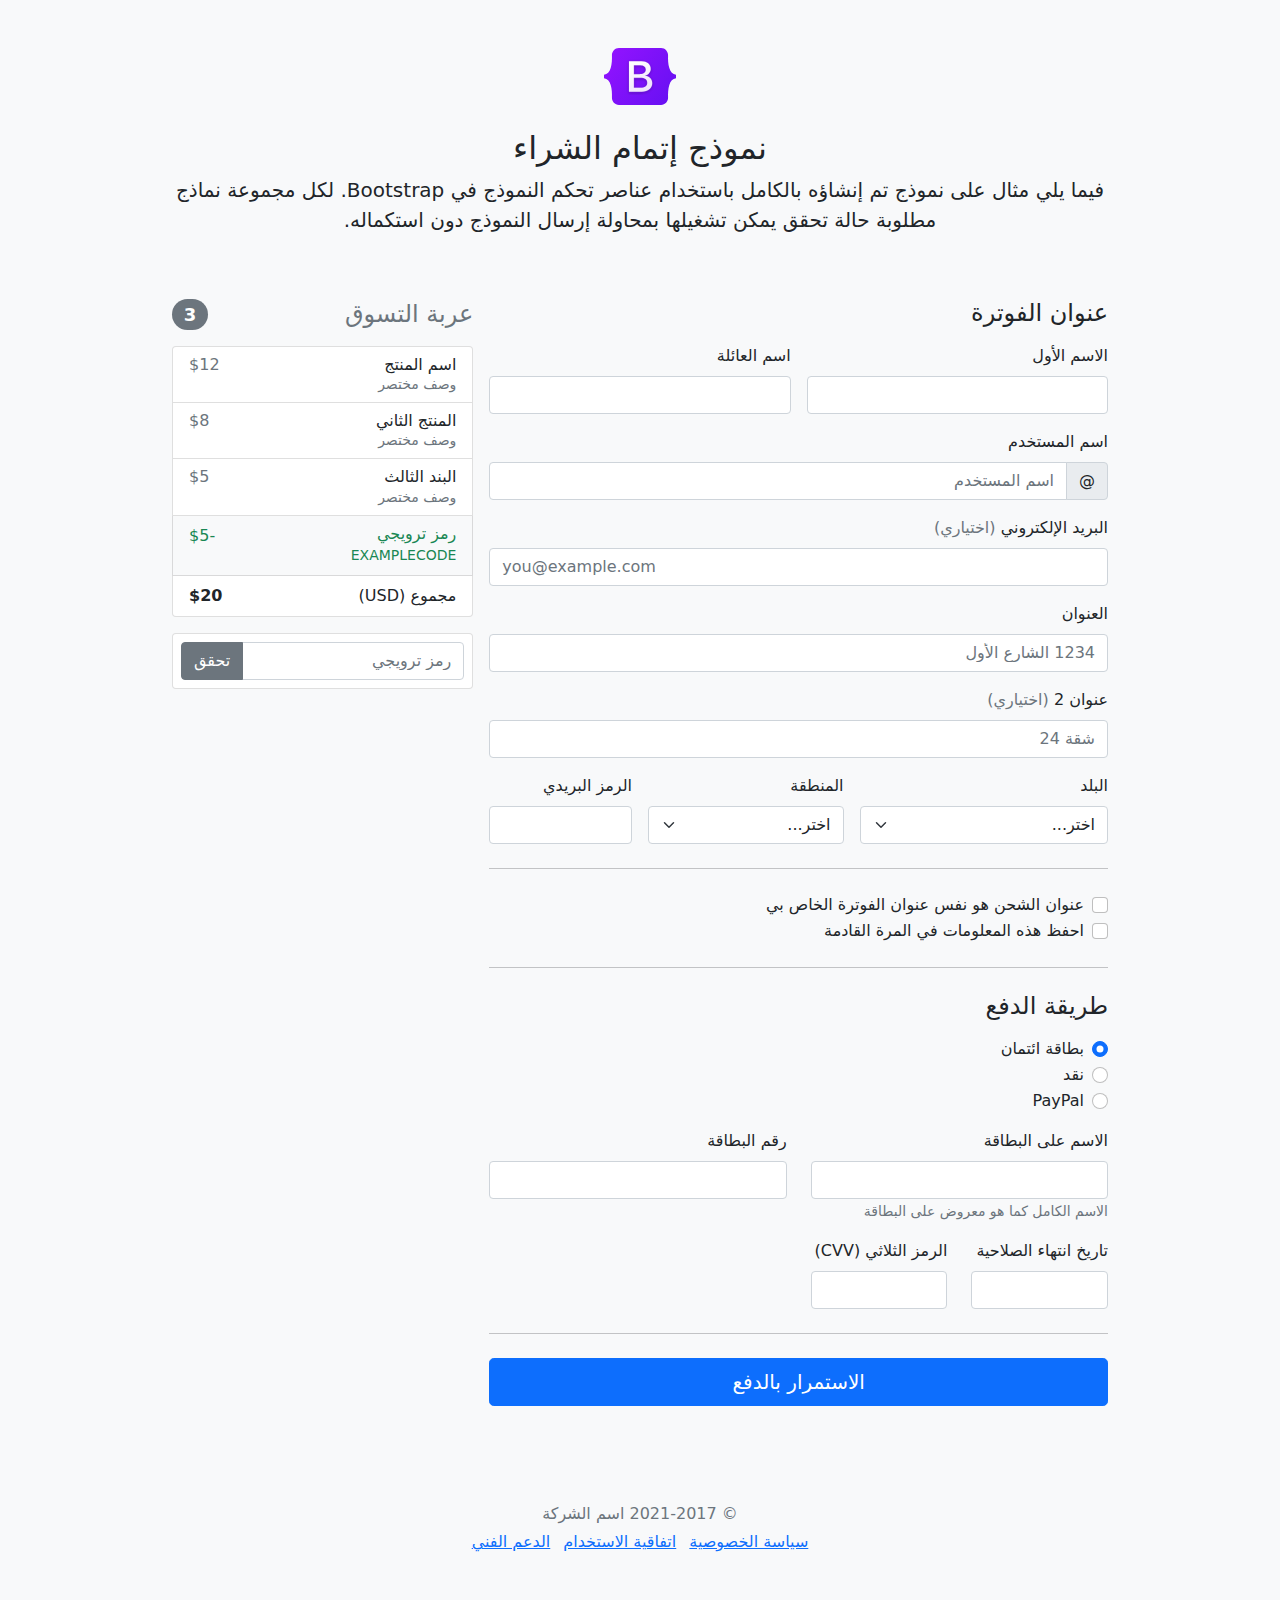
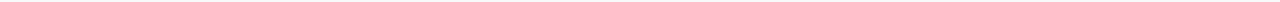
<file: bootstrap-5.0.2-examples/checkout-rtl/index.html>
<!doctype html>
<html lang="ar" dir="rtl">
  <head>
    <meta charset="utf-8">
    <meta name="viewport" content="width=device-width, initial-scale=1">
    <meta name="description" content="">
    <meta name="author" content="Mark Otto, Jacob Thornton, and Bootstrap contributors">
    <meta name="generator" content="Hugo 0.84.0">
    <title>مثال إتمام الشراء · Bootstrap v5.0</title>

    <link rel="canonical" href="https://getbootstrap.com/docs/5.0/examples/checkout-rtl/">

    

    <!-- Bootstrap core CSS -->
<link href="../assets/dist/css/bootstrap.rtl.min.css" rel="stylesheet">

    <style>
      .bd-placeholder-img {
        font-size: 1.125rem;
        text-anchor: middle;
        -webkit-user-select: none;
        -moz-user-select: none;
        user-select: none;
      }

      @media (min-width: 768px) {
        .bd-placeholder-img-lg {
          font-size: 3.5rem;
        }
      }
    </style>

    
    <!-- Custom styles for this template -->
    <link href="../checkout/form-validation.css" rel="stylesheet">
  </head>
  <body class="bg-light">
    
<div class="container">
  <main>
    <div class="py-5 text-center">
      <img class="d-block mx-auto mb-4" src="../assets/brand/bootstrap-logo.svg" alt="" width="72" height="57">
      <h2>نموذج إتمام الشراء</h2>
      <p class="lead">فيما يلي مثال على نموذج تم إنشاؤه بالكامل باستخدام عناصر تحكم النموذج في Bootstrap. لكل مجموعة نماذج مطلوبة حالة تحقق يمكن تشغيلها بمحاولة إرسال النموذج دون استكماله.</p>
    </div>

    <div class="row g-3">
      <div class="col-md-5 col-lg-4 order-md-last">
        <h4 class="d-flex justify-content-between align-items-center mb-3">
          <span class="text-muted">عربة التسوق</span>
          <span class="badge bg-secondary rounded-pill">3</span>
        </h4>
        <ul class="list-group mb-3">
          <li class="list-group-item d-flex justify-content-between lh-sm">
            <div>
              <h6 class="my-0">اسم المنتج</h6>
              <small class="text-muted">وصف مختصر</small>
            </div>
            <span class="text-muted">$12</span>
          </li>
          <li class="list-group-item d-flex justify-content-between lh-sm">
            <div>
              <h6 class="my-0">المنتج الثاني</h6>
              <small class="text-muted">وصف مختصر</small>
            </div>
            <span class="text-muted">$8</span>
          </li>
          <li class="list-group-item d-flex justify-content-between lh-sm">
            <div>
              <h6 class="my-0">البند الثالث</h6>
              <small class="text-muted">وصف مختصر</small>
            </div>
            <span class="text-muted">$5</span>
          </li>
          <li class="list-group-item d-flex justify-content-between bg-light">
            <div class="text-success">
              <h6 class="my-0">رمز ترويجي</h6>
              <small>EXAMPLECODE</small>
            </div>
            <span class="text-success">-$5</span>
          </li>
          <li class="list-group-item d-flex justify-content-between">
            <span>مجموع (USD)</span>
            <strong>$20</strong>
          </li>
        </ul>

        <form class="card p-2">
          <div class="input-group">
            <input type="text" class="form-control" placeholder="رمز ترويجي">
            <button type="submit" class="btn btn-secondary">تحقق</button>
          </div>
        </form>
      </div>
      <div class="col-md-7 col-lg-8">
        <h4 class="mb-3">عنوان الفوترة</h4>
        <form class="needs-validation" novalidate>
          <div class="row g-3">
            <div class="col-sm-6">
              <label for="firstName" class="form-label">الاسم الأول</label>
              <input type="text" class="form-control" id="firstName" placeholder="" value="" required>
              <div class="invalid-feedback">
                يرجى إدخال اسم أول صحيح.
              </div>
            </div>

            <div class="col-sm-6">
              <label for="lastName" class="form-label">اسم العائلة</label>
              <input type="text" class="form-control" id="lastName" placeholder="" value="" required>
              <div class="invalid-feedback">
                يرجى إدخال اسم عائلة صحيح.
              </div>
            </div>

            <div class="col-12">
              <label for="username" class="form-label">اسم المستخدم</label>
              <div class="input-group has-validation">
                <span class="input-group-text">@</span>
                <input type="text" class="form-control" id="username" placeholder="اسم المستخدم" required>
              <div class="invalid-feedback">
                اسم المستخدم الخاص بك مطلوب.
                </div>
              </div>
            </div>

            <div class="col-12">
              <label for="email" class="form-label">البريد الإلكتروني <span class="text-muted">(اختياري)</span></label>
              <input type="email" class="form-control" id="email" placeholder="you@example.com">
              <div class="invalid-feedback">
                يرجى إدخال عنوان بريد إلكتروني صحيح لتصلكم تحديثات الشحن.
              </div>
            </div>

            <div class="col-12">
              <label for="address" class="form-label">العنوان</label>
              <input type="text" class="form-control" id="address" placeholder="1234 الشارع الأول" required>
              <div class="invalid-feedback">
                يرجى إدخال عنوان الشحن الخاص بك.
              </div>
            </div>

            <div class="col-12">
              <label for="address2" class="form-label">عنوان 2 <span class="text-muted">(اختياري)</span></label>
              <input type="text" class="form-control" id="address2" placeholder="شقة 24">
            </div>

            <div class="col-md-5">
              <label for="country" class="form-label">البلد</label>
              <select class="form-select" id="country" required>
                <option value="">اختر...</option>
                <option>الولايات المتحدة الأمريكية</option>
              </select>
              <div class="invalid-feedback">
                يرجى اختيار بلد صحيح.
              </div>
            </div>

            <div class="col-md-4">
              <label for="state" class="form-label">المنطقة</label>
              <select class="form-select" id="state" required>
                <option value="">اختر...</option>
                <option>كاليفورنيا</option>
              </select>
              <div class="invalid-feedback">
                يرجى اختيار اسم منطقة صحيح.
              </div>
            </div>

            <div class="col-md-3">
              <label for="zip" class="form-label">الرمز البريدي</label>
              <input type="text" class="form-control" id="zip" placeholder="" required>
              <div class="invalid-feedback">
                الرمز البريدي مطلوب.
              </div>
            </div>
          </div>

          <hr class="my-4">

          <div class="form-check">
            <input type="checkbox" class="form-check-input" id="same-address">
            <label class="form-check-label" for="same-address">عنوان الشحن هو نفس عنوان الفوترة الخاص بي</label>
          </div>

          <div class="form-check">
            <input type="checkbox" class="form-check-input" id="save-info">
            <label class="form-check-label" for="save-info">احفظ هذه المعلومات في المرة القادمة</label>
          </div>

          <hr class="my-4">

          <h4 class="mb-3">طريقة الدفع</h4>

          <div class="my-3">
            <div class="form-check">
              <input id="credit" name="paymentMethod" type="radio" class="form-check-input" checked required>
              <label class="form-check-label" for="credit">بطاقة ائتمان</label>
            </div>
            <div class="form-check">
              <input id="cash" name="paymentMethod" type="radio" class="form-check-input" required>
              <label class="form-check-label" for="cash">نقد</label>
            </div>
            <div class="form-check">
              <input id="paypal" name="paymentMethod" type="radio" class="form-check-input" required>
              <label class="form-check-label" for="paypal">PayPal</label>
            </div>
          </div>

          <div class="row gy-3">
            <div class="col-md-6">
              <label for="cc-name" class="form-label">الاسم على البطاقة</label>
              <input type="text" class="form-control" id="cc-name" placeholder="" required>
              <small class="text-muted">الاسم الكامل كما هو معروض على البطاقة</small>
              <div class="invalid-feedback">
                الاسم على البطاقة مطلوب
              </div>
            </div>

            <div class="col-md-6">
              <label for="cc-number" class="form-label">رقم البطاقة</label>
              <input type="text" class="form-control" id="cc-number" placeholder="" required>
              <div class="invalid-feedback">
                رقم بطاقة الائتمان مطلوب
              </div>
            </div>

            <div class="col-md-3">
              <label for="cc-expiration" class="form-label">تاريخ انتهاء الصلاحية</label>
              <input type="text" class="form-control" id="cc-expiration" placeholder="" required>
              <div class="invalid-feedback">
                تاريخ انتهاء الصلاحية مطلوب
              </div>
            </div>

            <div class="col-md-3">
              <label for="cc-cvv" class="form-label">الرمز الثلاثي (CVV)</label>
              <input type="text" class="form-control" id="cc-cvv" placeholder="" required>
              <div class="invalid-feedback">
                رمز الحماية مطلوب
              </div>
            </div>
          </div>

          <hr class="my-4">

          <button class="w-100 btn btn-primary btn-lg" type="submit">الاستمرار بالدفع</button>
        </form>
      </div>
    </div>
  </main>
  <footer class="my-5 pt-5 text-muted text-center text-small">
    <p class="mb-1">&copy; 2021-2017 اسم الشركة</p>
    <ul class="list-inline">
      <li class="list-inline-item"><a href="#">سياسة الخصوصية</a></li>
      <li class="list-inline-item"><a href="#">اتفاقية الاستخدام</a></li>
      <li class="list-inline-item"><a href="#">الدعم الفني</a></li>
    </ul>
  </footer>
</div>


    <script src="../assets/dist/js/bootstrap.bundle.min.js"></script>

      <script src="../checkout/form-validation.js"></script>
  </body>
</html>
</file>
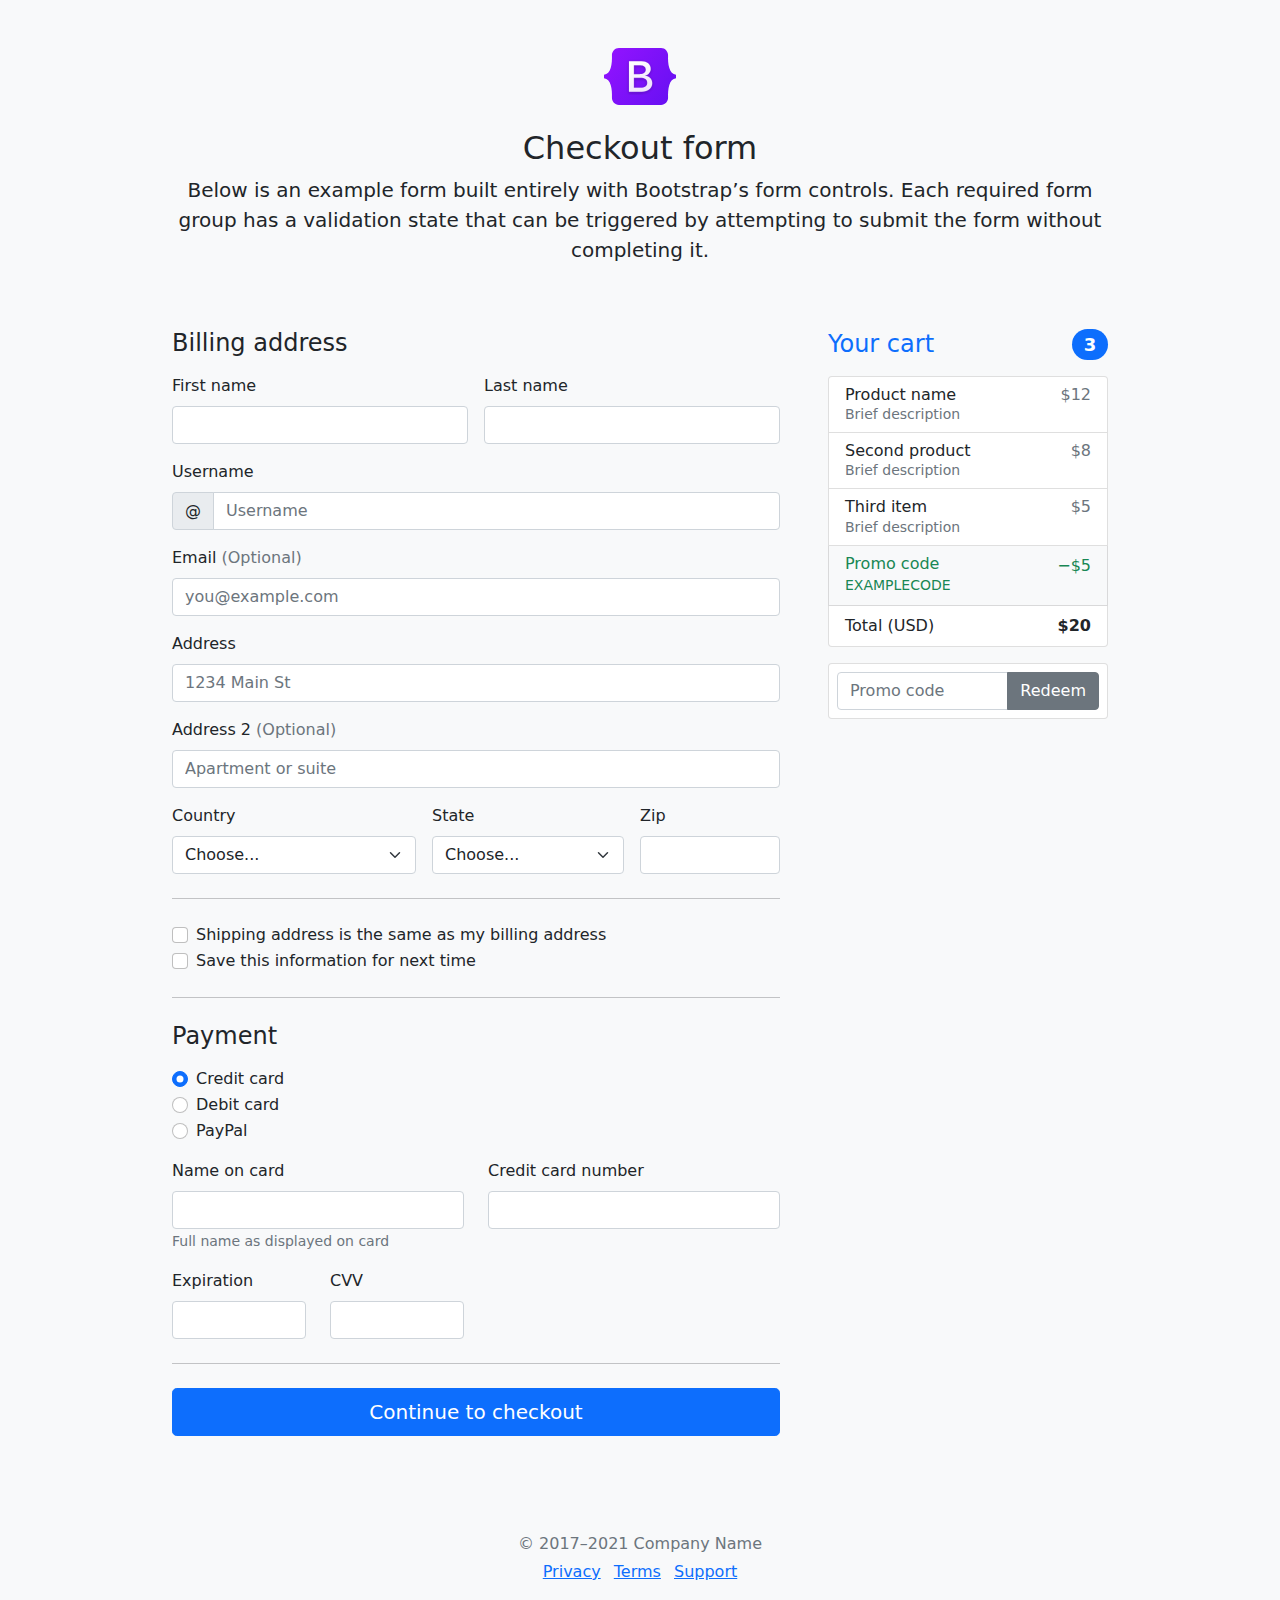
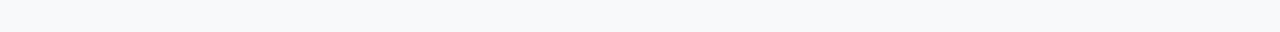
<file: bootstrap-5.0.2-examples/checkout/index.html>
<!doctype html>
<html lang="en">
  <head>
    <meta charset="utf-8">
    <meta name="viewport" content="width=device-width, initial-scale=1">
    <meta name="description" content="">
    <meta name="author" content="Mark Otto, Jacob Thornton, and Bootstrap contributors">
    <meta name="generator" content="Hugo 0.84.0">
    <title>Checkout example · Bootstrap v5.0</title>

    <link rel="canonical" href="https://getbootstrap.com/docs/5.0/examples/checkout/">

    

    <!-- Bootstrap core CSS -->
<link href="../assets/dist/css/bootstrap.min.css" rel="stylesheet">

    <style>
      .bd-placeholder-img {
        font-size: 1.125rem;
        text-anchor: middle;
        -webkit-user-select: none;
        -moz-user-select: none;
        user-select: none;
      }

      @media (min-width: 768px) {
        .bd-placeholder-img-lg {
          font-size: 3.5rem;
        }
      }
    </style>

    
    <!-- Custom styles for this template -->
    <link href="form-validation.css" rel="stylesheet">
  </head>
  <body class="bg-light">
    
<div class="container">
  <main>
    <div class="py-5 text-center">
      <img class="d-block mx-auto mb-4" src="../assets/brand/bootstrap-logo.svg" alt="" width="72" height="57">
      <h2>Checkout form</h2>
      <p class="lead">Below is an example form built entirely with Bootstrap’s form controls. Each required form group has a validation state that can be triggered by attempting to submit the form without completing it.</p>
    </div>

    <div class="row g-5">
      <div class="col-md-5 col-lg-4 order-md-last">
        <h4 class="d-flex justify-content-between align-items-center mb-3">
          <span class="text-primary">Your cart</span>
          <span class="badge bg-primary rounded-pill">3</span>
        </h4>
        <ul class="list-group mb-3">
          <li class="list-group-item d-flex justify-content-between lh-sm">
            <div>
              <h6 class="my-0">Product name</h6>
              <small class="text-muted">Brief description</small>
            </div>
            <span class="text-muted">$12</span>
          </li>
          <li class="list-group-item d-flex justify-content-between lh-sm">
            <div>
              <h6 class="my-0">Second product</h6>
              <small class="text-muted">Brief description</small>
            </div>
            <span class="text-muted">$8</span>
          </li>
          <li class="list-group-item d-flex justify-content-between lh-sm">
            <div>
              <h6 class="my-0">Third item</h6>
              <small class="text-muted">Brief description</small>
            </div>
            <span class="text-muted">$5</span>
          </li>
          <li class="list-group-item d-flex justify-content-between bg-light">
            <div class="text-success">
              <h6 class="my-0">Promo code</h6>
              <small>EXAMPLECODE</small>
            </div>
            <span class="text-success">−$5</span>
          </li>
          <li class="list-group-item d-flex justify-content-between">
            <span>Total (USD)</span>
            <strong>$20</strong>
          </li>
        </ul>

        <form class="card p-2">
          <div class="input-group">
            <input type="text" class="form-control" placeholder="Promo code">
            <button type="submit" class="btn btn-secondary">Redeem</button>
          </div>
        </form>
      </div>
      <div class="col-md-7 col-lg-8">
        <h4 class="mb-3">Billing address</h4>
        <form class="needs-validation" novalidate>
          <div class="row g-3">
            <div class="col-sm-6">
              <label for="firstName" class="form-label">First name</label>
              <input type="text" class="form-control" id="firstName" placeholder="" value="" required>
              <div class="invalid-feedback">
                Valid first name is required.
              </div>
            </div>

            <div class="col-sm-6">
              <label for="lastName" class="form-label">Last name</label>
              <input type="text" class="form-control" id="lastName" placeholder="" value="" required>
              <div class="invalid-feedback">
                Valid last name is required.
              </div>
            </div>

            <div class="col-12">
              <label for="username" class="form-label">Username</label>
              <div class="input-group has-validation">
                <span class="input-group-text">@</span>
                <input type="text" class="form-control" id="username" placeholder="Username" required>
              <div class="invalid-feedback">
                  Your username is required.
                </div>
              </div>
            </div>

            <div class="col-12">
              <label for="email" class="form-label">Email <span class="text-muted">(Optional)</span></label>
              <input type="email" class="form-control" id="email" placeholder="you@example.com">
              <div class="invalid-feedback">
                Please enter a valid email address for shipping updates.
              </div>
            </div>

            <div class="col-12">
              <label for="address" class="form-label">Address</label>
              <input type="text" class="form-control" id="address" placeholder="1234 Main St" required>
              <div class="invalid-feedback">
                Please enter your shipping address.
              </div>
            </div>

            <div class="col-12">
              <label for="address2" class="form-label">Address 2 <span class="text-muted">(Optional)</span></label>
              <input type="text" class="form-control" id="address2" placeholder="Apartment or suite">
            </div>

            <div class="col-md-5">
              <label for="country" class="form-label">Country</label>
              <select class="form-select" id="country" required>
                <option value="">Choose...</option>
                <option>United States</option>
              </select>
              <div class="invalid-feedback">
                Please select a valid country.
              </div>
            </div>

            <div class="col-md-4">
              <label for="state" class="form-label">State</label>
              <select class="form-select" id="state" required>
                <option value="">Choose...</option>
                <option>California</option>
              </select>
              <div class="invalid-feedback">
                Please provide a valid state.
              </div>
            </div>

            <div class="col-md-3">
              <label for="zip" class="form-label">Zip</label>
              <input type="text" class="form-control" id="zip" placeholder="" required>
              <div class="invalid-feedback">
                Zip code required.
              </div>
            </div>
          </div>

          <hr class="my-4">

          <div class="form-check">
            <input type="checkbox" class="form-check-input" id="same-address">
            <label class="form-check-label" for="same-address">Shipping address is the same as my billing address</label>
          </div>

          <div class="form-check">
            <input type="checkbox" class="form-check-input" id="save-info">
            <label class="form-check-label" for="save-info">Save this information for next time</label>
          </div>

          <hr class="my-4">

          <h4 class="mb-3">Payment</h4>

          <div class="my-3">
            <div class="form-check">
              <input id="credit" name="paymentMethod" type="radio" class="form-check-input" checked required>
              <label class="form-check-label" for="credit">Credit card</label>
            </div>
            <div class="form-check">
              <input id="debit" name="paymentMethod" type="radio" class="form-check-input" required>
              <label class="form-check-label" for="debit">Debit card</label>
            </div>
            <div class="form-check">
              <input id="paypal" name="paymentMethod" type="radio" class="form-check-input" required>
              <label class="form-check-label" for="paypal">PayPal</label>
            </div>
          </div>

          <div class="row gy-3">
            <div class="col-md-6">
              <label for="cc-name" class="form-label">Name on card</label>
              <input type="text" class="form-control" id="cc-name" placeholder="" required>
              <small class="text-muted">Full name as displayed on card</small>
              <div class="invalid-feedback">
                Name on card is required
              </div>
            </div>

            <div class="col-md-6">
              <label for="cc-number" class="form-label">Credit card number</label>
              <input type="text" class="form-control" id="cc-number" placeholder="" required>
              <div class="invalid-feedback">
                Credit card number is required
              </div>
            </div>

            <div class="col-md-3">
              <label for="cc-expiration" class="form-label">Expiration</label>
              <input type="text" class="form-control" id="cc-expiration" placeholder="" required>
              <div class="invalid-feedback">
                Expiration date required
              </div>
            </div>

            <div class="col-md-3">
              <label for="cc-cvv" class="form-label">CVV</label>
              <input type="text" class="form-control" id="cc-cvv" placeholder="" required>
              <div class="invalid-feedback">
                Security code required
              </div>
            </div>
          </div>

          <hr class="my-4">

          <button class="w-100 btn btn-primary btn-lg" type="submit">Continue to checkout</button>
        </form>
      </div>
    </div>
  </main>

  <footer class="my-5 pt-5 text-muted text-center text-small">
    <p class="mb-1">&copy; 2017–2021 Company Name</p>
    <ul class="list-inline">
      <li class="list-inline-item"><a href="#">Privacy</a></li>
      <li class="list-inline-item"><a href="#">Terms</a></li>
      <li class="list-inline-item"><a href="#">Support</a></li>
    </ul>
  </footer>
</div>


    <script src="../assets/dist/js/bootstrap.bundle.min.js"></script>

      <script src="form-validation.js"></script>
  </body>
</html>
</file>
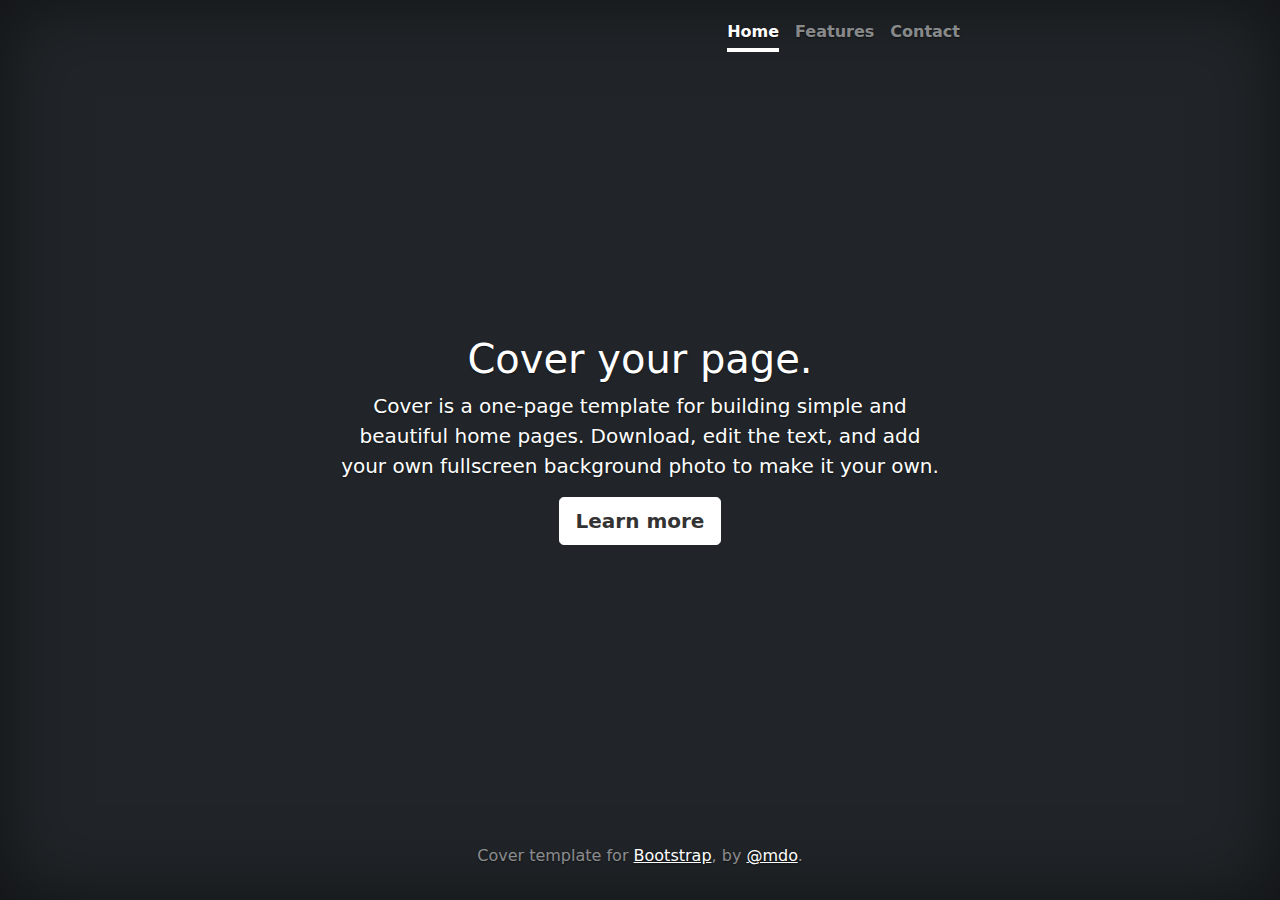
<file: bootstrap-5.0.2-examples/cover/index.html>
<!doctype html>
<html lang="en" class="h-100">
  <head>
    <meta charset="utf-8">
    <meta name="viewport" content="width=device-width, initial-scale=1">
    <meta name="description" content="">
    <meta name="author" content="Mark Otto, Jacob Thornton, and Bootstrap contributors">
    <meta name="generator" content="Hugo 0.84.0">
    <title>Cover Template · Bootstrap v5.0</title>

    <link rel="canonical" href="https://getbootstrap.com/docs/5.0/examples/cover/">

    

    <!-- Bootstrap core CSS -->
<link href="../assets/dist/css/bootstrap.min.css" rel="stylesheet">

    <style>
      .bd-placeholder-img {
        font-size: 1.125rem;
        text-anchor: middle;
        -webkit-user-select: none;
        -moz-user-select: none;
        user-select: none;
      }

      @media (min-width: 768px) {
        .bd-placeholder-img-lg {
          font-size: 3.5rem;
        }
      }
    </style>

    
    <!-- Custom styles for this template -->
    <link href="cover.css" rel="stylesheet">
  </head>
  <body class="d-flex h-100 text-center text-white bg-dark">
    
<div class="cover-container d-flex w-100 h-100 p-3 mx-auto flex-column">
  <header class="mb-auto">
    <div>
      
      <nav class="nav nav-masthead justify-content-center float-md-end">
        <a class="nav-link active" aria-current="page" href="#">Home</a>
        <a class="nav-link" href="#">Features</a>
        <a class="nav-link" href="#">Contact</a>
      </nav>
    </div>
  </header>

  <main class="px-3">
    <h1>Cover your page.</h1>
    <p class="lead">Cover is a one-page template for building simple and beautiful home pages. Download, edit the text, and add your own fullscreen background photo to make it your own.</p>
    <p class="lead">
      <a href="#" class="btn btn-lg btn-secondary fw-bold border-white bg-white">Learn more</a>
    </p>
  </main>

  <footer class="mt-auto text-white-50">
    <p>Cover template for <a href="https://getbootstrap.com/" class="text-white">Bootstrap</a>, by <a href="https://twitter.com/mdo" class="text-white">@mdo</a>.</p>
  </footer>
</div>


    
  </body>
</html>
</file>
<file: bootstrap-5.0.2-examples/blog/blog.rtl.css>
/* stylelint-disable selector-list-comma-newline-after */

.blog-header {
  line-height: 1;
  border-bottom: 1px solid #e5e5e5;
}

.blog-header-logo {
  font-family: Amiri, Georgia, "Times New Roman", serif;
  font-size: 2.25rem;
}

.blog-header-logo:hover {
  text-decoration: none;
}

h1, h2, h3, h4, h5, h6 {
  font-family: Amiri, Georgia, "Times New Roman", serif;
}

.display-4 {
  font-size: 2.5rem;
}
@media (min-width: 768px) {
  .display-4 {
    font-size: 3rem;
  }
}

.nav-scroller {
  position: relative;
  z-index: 2;
  height: 2.75rem;
  overflow-y: hidden;
}

.nav-scroller .nav {
  display: flex;
  flex-wrap: nowrap;
  padding-bottom: 1rem;
  margin-top: -1px;
  overflow-x: auto;
  text-align: center;
  white-space: nowrap;
  -webkit-overflow-scrolling: touch;
}

.nav-scroller .nav-link {
  padding-top: .75rem;
  padding-bottom: .75rem;
  font-size: .875rem;
}

.card-img-right {
  height: 100%;
  border-radius: 3px 0 0 3px;
}

.flex-auto {
  flex: 0 0 auto;
}

.h-250 { height: 250px; }
@media (min-width: 768px) {
  .h-md-250 { height: 250px; }
}

/* Pagination */
.blog-pagination {
  margin-bottom: 4rem;
}
.blog-pagination > .btn {
  border-radius: 2rem;
}

/*
 * Blog posts
 */
.blog-post {
  margin-bottom: 4rem;
}
.blog-post-title {
  margin-bottom: .25rem;
  font-size: 2.5rem;
}
.blog-post-meta {
  margin-bottom: 1.25rem;
  color: #727272;
}

/*
 * Footer
 */
.blog-footer {
  padding: 2.5rem 0;
  color: #727272;
  text-align: center;
  background-color: #f9f9f9;
  border-top: .05rem solid #e5e5e5;
}
.blog-footer p:last-child {
  margin-bottom: 0;
}
</file>
<file: bootstrap-5.0.2-examples/blog/blog.css>
/* stylelint-disable selector-list-comma-newline-after */

.blog-header {
  line-height: 1;
  border-bottom: 1px solid #e5e5e5;
}

.blog-header-logo {
  font-family: "Playfair Display", Georgia, "Times New Roman", serif/*rtl:Amiri, Georgia, "Times New Roman", serif*/;
  font-size: 2.25rem;
}

.blog-header-logo:hover {
  text-decoration: none;
}

h1, h2, h3, h4, h5, h6 {
  font-family: "Playfair Display", Georgia, "Times New Roman", serif/*rtl:Amiri, Georgia, "Times New Roman", serif*/;
}

.display-4 {
  font-size: 2.5rem;
}
@media (min-width: 768px) {
  .display-4 {
    font-size: 3rem;
  }
}

.nav-scroller {
  position: relative;
  z-index: 2;
  height: 2.75rem;
  overflow-y: hidden;
}

.nav-scroller .nav {
  display: flex;
  flex-wrap: nowrap;
  padding-bottom: 1rem;
  margin-top: -1px;
  overflow-x: auto;
  text-align: center;
  white-space: nowrap;
  -webkit-overflow-scrolling: touch;
}

.nav-scroller .nav-link {
  padding-top: .75rem;
  padding-bottom: .75rem;
  font-size: .875rem;
}

.card-img-right {
  height: 100%;
  border-radius: 0 3px 3px 0;
}

.flex-auto {
  flex: 0 0 auto;
}

.h-250 { height: 250px; }
@media (min-width: 768px) {
  .h-md-250 { height: 250px; }
}

/* Pagination */
.blog-pagination {
  margin-bottom: 4rem;
}
.blog-pagination > .btn {
  border-radius: 2rem;
}

/*
 * Blog posts
 */
.blog-post {
  margin-bottom: 4rem;
}
.blog-post-title {
  margin-bottom: .25rem;
  font-size: 2.5rem;
}
.blog-post-meta {
  margin-bottom: 1.25rem;
  color: #727272;
}

/*
 * Footer
 */
.blog-footer {
  padding: 2.5rem 0;
  color: #727272;
  text-align: center;
  background-color: #f9f9f9;
  border-top: .05rem solid #e5e5e5;
}
.blog-footer p:last-child {
  margin-bottom: 0;
}
</file>
<file: bootstrap-5.0.2-examples/carousel/carousel.rtl.css>
/* GLOBAL STYLES
-------------------------------------------------- */
/* Padding below the footer and lighter body text */

body {
  padding-top: 3rem;
  padding-bottom: 3rem;
  color: #5a5a5a;
}


/* CUSTOMIZE THE CAROUSEL
-------------------------------------------------- */

/* Carousel base class */
.carousel {
  margin-bottom: 4rem;
}
/* Since positioning the image, we need to help out the caption */
.carousel-caption {
  bottom: 3rem;
  z-index: 10;
}

/* Declare heights because of positioning of img element */
.carousel-item {
  height: 32rem;
}
.carousel-item > img {
  position: absolute;
  top: 0;
  right: 0;
  min-width: 100%;
  height: 32rem;
}


/* MARKETING CONTENT
-------------------------------------------------- */

/* Center align the text within the three columns below the carousel */
.marketing .col-lg-4 {
  margin-bottom: 1.5rem;
  text-align: center;
}
.marketing h2 {
  font-weight: 400;
}
.marketing .col-lg-4 p {
  margin-right: .75rem;
  margin-left: .75rem;
}


/* Featurettes
------------------------- */

.featurette-divider {
  margin: 5rem 0; /* Space out the Bootstrap <hr> more */
}

/* Thin out the marketing headings */
.featurette-heading {
  font-weight: 300;
  line-height: 1;
}


/* RESPONSIVE CSS
-------------------------------------------------- */

@media (min-width: 40em) {
  /* Bump up size of carousel content */
  .carousel-caption p {
    margin-bottom: 1.25rem;
    font-size: 1.25rem;
    line-height: 1.4;
  }

  .featurette-heading {
    font-size: 50px;
  }
}

@media (min-width: 62em) {
  .featurette-heading {
    margin-top: 7rem;
  }
}
</file>
<file: bootstrap-5.0.2-examples/carousel/carousel.css>
/* GLOBAL STYLES
-------------------------------------------------- */
/* Padding below the footer and lighter body text */

body {
  padding-top: 3rem;
  padding-bottom: 3rem;
  color: #5a5a5a;
}


/* CUSTOMIZE THE CAROUSEL
-------------------------------------------------- */

/* Carousel base class */
.carousel {
  margin-bottom: 4rem;
}
/* Since positioning the image, we need to help out the caption */
.carousel-caption {
  bottom: 3rem;
  z-index: 10;
}

/* Declare heights because of positioning of img element */
.carousel-item {
  height: 32rem;
}
.carousel-item > img {
  position: absolute;
  top: 0;
  left: 0;
  min-width: 100%;
  height: 32rem;
}


/* MARKETING CONTENT
-------------------------------------------------- */

/* Center align the text within the three columns below the carousel */
.marketing .col-lg-4 {
  margin-bottom: 1.5rem;
  text-align: center;
}
.marketing h2 {
  font-weight: 400;
}
/* rtl:begin:ignore */
.marketing .col-lg-4 p {
  margin-right: .75rem;
  margin-left: .75rem;
}
/* rtl:end:ignore */


/* Featurettes
------------------------- */

.featurette-divider {
  margin: 5rem 0; /* Space out the Bootstrap <hr> more */
}

/* Thin out the marketing headings */
.featurette-heading {
  font-weight: 300;
  line-height: 1;
  /* rtl:remove */
  letter-spacing: -.05rem;
}


/* RESPONSIVE CSS
-------------------------------------------------- */

@media (min-width: 40em) {
  /* Bump up size of carousel content */
  .carousel-caption p {
    margin-bottom: 1.25rem;
    font-size: 1.25rem;
    line-height: 1.4;
  }

  .featurette-heading {
    font-size: 50px;
  }
}

@media (min-width: 62em) {
  .featurette-heading {
    margin-top: 7rem;
  }
}
</file>
<file: bootstrap-5.0.2-examples/checkout/form-validation.css>
.container {
  max-width: 960px;
}
</file>
<file: bootstrap-5.0.2-examples/cover/cover.css>
/*
 * Globals
 */


/* Custom default button */
.btn-secondary,
.btn-secondary:hover,
.btn-secondary:focus {
  color: #333;
  text-shadow: none; /* Prevent inheritance from `body` */
}


/*
 * Base structure
 */

body {
  text-shadow: 0 .05rem .1rem rgba(0, 0, 0, .5);
  box-shadow: inset 0 0 5rem rgba(0, 0, 0, .5);
}

.cover-container {
  max-width: 42em;
}


/*
 * Header
 */

.nav-masthead .nav-link {
  padding: .25rem 0;
  font-weight: 700;
  color: rgba(255, 255, 255, .5);
  background-color: transparent;
  border-bottom: .25rem solid transparent;
}

.nav-masthead .nav-link:hover,
.nav-masthead .nav-link:focus {
  border-bottom-color: rgba(255, 255, 255, .25);
}

.nav-masthead .nav-link + .nav-link {
  margin-left: 1rem;
}

.nav-masthead .active {
  color: #fff;
  border-bottom-color: #fff;
}
</file>
<file: bootstrap-5.0.2-examples/cheatsheet/cheatsheet.rtl.css>
body {
  scroll-behavior: smooth;
}

/**
 * Bootstrap "Journal code" icon
 * @link https://icons.getbootstrap.com/icons/journal-code/
 */
.bd-heading a::before {
  display: inline-block;
  width: 1em;
  height: 1em;
  margin-left: .25rem;
  content: "";
  background-image: url("data:image/svg+xml,%3Csvg xmlns='http://www.w3.org/2000/svg' fill='%25230d6efd' viewBox='0 0 16 16'%3E%3Cpath d='M4 1h8a2 2 0 0 1 2 2v10a2 2 0 0 1-2 2H4a2 2 0 0 1-2-2h1a1 1 0 0 0 1 1h8a1 1 0 0 0 1-1V3a1 1 0 0 0-1-1H4a1 1 0 0 0-1 1H2a2 2 0 0 1 2-2z'/%3E%3Cpath d='M2 5v-.5a.5.5 0 0 1 1 0V5h.5a.5.5 0 0 1 0 1h-2a.5.5 0 0 1 0-1H2zm0 3v-.5a.5.5 0 0 1 1 0V8h.5a.5.5 0 0 1 0 1h-2a.5.5 0 0 1 0-1H2zm0 3v-.5a.5.5 0 0 1 1 0v.5h.5a.5.5 0 0 1 0 1h-2a.5.5 0 0 1 0-1H2z'/%3E%3Cpath fill-rule='evenodd' d='M8.646 5.646a.5.5 0 0 1 .708 0l2 2a.5.5 0 0 1 0 .708l-2 2a.5.5 0 0 1-.708-.708L10.293 8 8.646 6.354a.5.5 0 0 1 0-.708zm-1.292 0a.5.5 0 0 0-.708 0l-2 2a.5.5 0 0 0 0 .708l2 2a.5.5 0 0 0 .708-.708L5.707 8l1.647-1.646a.5.5 0 0 0 0-.708z'/%3E%3C/svg%3E");
  background-size: 1em;
}

/* stylelint-disable-next-line selector-max-universal */
.bd-heading + div > * + * {
  margin-top: 3rem;
}

/* Table of contents */
.bd-aside a {
  padding: .1875rem .5rem;
  margin-top: .125rem;
  margin-right: .3125rem;
  color: rgba(0, 0, 0, .65);
  text-decoration: none;
}

.bd-aside a:hover,
.bd-aside a:focus {
  color: rgba(0, 0, 0, .85);
  background-color: rgba(121, 82, 179, .1);
}

.bd-aside .active {
  font-weight: 600;
  color: rgba(0, 0, 0, .85);
}

.bd-aside .btn {
  padding: .25rem .5rem;
  font-weight: 600;
  color: rgba(0, 0, 0, .65);
  border: 0;
}

.bd-aside .btn:hover,
.bd-aside .btn:focus {
  color: rgba(0, 0, 0, .85);
  background-color: rgba(121, 82, 179, .1);
}

.bd-aside .btn:focus {
  box-shadow: 0 0 0 1px rgba(121, 82, 179, .7);
}

.bd-aside .btn::before {
  width: 1.25em;
  line-height: 0;
  content: url("data:image/svg+xml,%3csvg xmlns='http://www.w3.org/2000/svg' width='16' height='16' viewBox='0 0 16 16'%3e%3cpath fill='none' stroke='rgba%280,0,0,.5%29' stroke-linecap='round' stroke-linejoin='round' stroke-width='2' d='M5 14l6-6-6-6'/%3e%3c/svg%3e");
  transition: transform .35s ease;
  transform: rotate(180deg) translateX(-2px);
  transform-origin: .5em 50%;
}

.bd-aside .btn[aria-expanded="true"]::before {
  transform: rotate(90deg);
}


/* Examples */
.scrollspy-example {
  position: relative;
  height: 200px;
  margin-top: .5rem;
  overflow: auto;
}

[id="modal"] .bd-example .btn,
[id="buttons"] .bd-example .btn,
[id="tooltips"] .bd-example .btn,
[id="popovers"] .bd-example .btn,
[id="dropdowns"] .bd-example .btn-group,
[id="dropdowns"] .bd-example .dropdown,
[id="dropdowns"] .bd-example .dropup,
[id="dropdowns"] .bd-example .dropend,
[id="dropdowns"] .bd-example .dropstart {
  margin: 0 0 1rem 1rem;
}

/* Layout */
@media (min-width: 1200px) {
  body {
    display: grid;
    gap: 1rem;
    grid-template-columns: 1fr 4fr 1fr;
    grid-template-rows: auto;
  }

  .bd-header {
    position: fixed;
    top: 0;
    right: 0;
    left: 0;
    z-index: 1030;
    grid-column: 1 / span 3;
  }

  .bd-aside,
  .bd-cheatsheet {
    padding-top: 4rem;
  }

  /**
   * 1. Too bad only Firefox supports subgrids ATM
   */
  .bd-cheatsheet,
  .bd-cheatsheet section,
  .bd-cheatsheet article {
    display: inherit; /* 1 */
    gap: inherit; /* 1 */
    grid-template-columns: 1fr 4fr;
    grid-column: 1 / span 2;
    grid-template-rows: auto;
  }

  .bd-aside {
    grid-area: 1 / 3;
    scroll-margin-top: 4rem;
  }

  .bd-cheatsheet section,
  .bd-cheatsheet section > h2 {
    top: 2rem;
    scroll-margin-top: 2rem;
  }

  .bd-cheatsheet section > h2::before {
    position: absolute;
    top: 0;
    right: 0;
    bottom: -2rem;
    left: 0;
    z-index: -1;
    content: "";
    background-image: linear-gradient(to bottom, rgba(255, 255, 255, 1) calc(100% - 3rem), rgba(255, 255, 255, .01));
  }

  .bd-cheatsheet article,
  .bd-cheatsheet .bd-heading {
    top: 8rem;
    scroll-margin-top: 8rem;
  }

  .bd-cheatsheet .bd-heading {
    z-index: 1;
  }
}
</file>
<file: bootstrap-5.0.2-examples/cheatsheet/cheatsheet.css>
body {
  scroll-behavior: smooth;
}

/**
 * Bootstrap "Journal code" icon
 * @link https://icons.getbootstrap.com/icons/journal-code/
 */
.bd-heading a::before {
  display: inline-block;
  width: 1em;
  height: 1em;
  margin-right: .25rem;
  content: "";
  background-image: url("data:image/svg+xml,%3Csvg xmlns='http://www.w3.org/2000/svg' fill='%25230d6efd' viewBox='0 0 16 16'%3E%3Cpath d='M4 1h8a2 2 0 0 1 2 2v10a2 2 0 0 1-2 2H4a2 2 0 0 1-2-2h1a1 1 0 0 0 1 1h8a1 1 0 0 0 1-1V3a1 1 0 0 0-1-1H4a1 1 0 0 0-1 1H2a2 2 0 0 1 2-2z'/%3E%3Cpath d='M2 5v-.5a.5.5 0 0 1 1 0V5h.5a.5.5 0 0 1 0 1h-2a.5.5 0 0 1 0-1H2zm0 3v-.5a.5.5 0 0 1 1 0V8h.5a.5.5 0 0 1 0 1h-2a.5.5 0 0 1 0-1H2zm0 3v-.5a.5.5 0 0 1 1 0v.5h.5a.5.5 0 0 1 0 1h-2a.5.5 0 0 1 0-1H2z'/%3E%3Cpath fill-rule='evenodd' d='M8.646 5.646a.5.5 0 0 1 .708 0l2 2a.5.5 0 0 1 0 .708l-2 2a.5.5 0 0 1-.708-.708L10.293 8 8.646 6.354a.5.5 0 0 1 0-.708zm-1.292 0a.5.5 0 0 0-.708 0l-2 2a.5.5 0 0 0 0 .708l2 2a.5.5 0 0 0 .708-.708L5.707 8l1.647-1.646a.5.5 0 0 0 0-.708z'/%3E%3C/svg%3E");
  background-size: 1em;
}

/* stylelint-disable-next-line selector-max-universal */
.bd-heading + div > * + * {
  margin-top: 3rem;
}

/* Table of contents */
.bd-aside a {
  padding: .1875rem .5rem;
  margin-top: .125rem;
  margin-left: .3125rem;
  color: rgba(0, 0, 0, .65);
  text-decoration: none;
}

.bd-aside a:hover,
.bd-aside a:focus {
  color: rgba(0, 0, 0, .85);
  background-color: rgba(121, 82, 179, .1);
}

.bd-aside .active {
  font-weight: 600;
  color: rgba(0, 0, 0, .85);
}

.bd-aside .btn {
  padding: .25rem .5rem;
  font-weight: 600;
  color: rgba(0, 0, 0, .65);
  border: 0;
}

.bd-aside .btn:hover,
.bd-aside .btn:focus {
  color: rgba(0, 0, 0, .85);
  background-color: rgba(121, 82, 179, .1);
}

.bd-aside .btn:focus {
  box-shadow: 0 0 0 1px rgba(121, 82, 179, .7);
}

.bd-aside .btn::before {
  width: 1.25em;
  line-height: 0;
  content: url("data:image/svg+xml,%3csvg xmlns='http://www.w3.org/2000/svg' width='16' height='16' viewBox='0 0 16 16'%3e%3cpath fill='none' stroke='rgba%280,0,0,.5%29' stroke-linecap='round' stroke-linejoin='round' stroke-width='2' d='M5 14l6-6-6-6'/%3e%3c/svg%3e");
  transition: transform .35s ease;

  /* rtl:raw:
  transform: rotate(180deg) translateX(-2px);
  */
  transform-origin: .5em 50%;
}

.bd-aside .btn[aria-expanded="true"]::before {
  transform: rotate(90deg)/* rtl:ignore */;
}


/* Examples */
.scrollspy-example {
  position: relative;
  height: 200px;
  margin-top: .5rem;
  overflow: auto;
}

[id="modal"] .bd-example .btn,
[id="buttons"] .bd-example .btn,
[id="tooltips"] .bd-example .btn,
[id="popovers"] .bd-example .btn,
[id="dropdowns"] .bd-example .btn-group,
[id="dropdowns"] .bd-example .dropdown,
[id="dropdowns"] .bd-example .dropup,
[id="dropdowns"] .bd-example .dropend,
[id="dropdowns"] .bd-example .dropstart {
  margin: 0 1rem 1rem 0;
}

/* Layout */
@media (min-width: 1200px) {
  body {
    display: grid;
    gap: 1rem;
    grid-template-columns: 1fr 4fr 1fr;
    grid-template-rows: auto;
  }

  .bd-header {
    position: fixed;
    top: 0;
    /* rtl:begin:ignore */
    right: 0;
    left: 0;
    /* rtl:end:ignore */
    z-index: 1030;
    grid-column: 1 / span 3;
  }

  .bd-aside,
  .bd-cheatsheet {
    padding-top: 4rem;
  }

  /**
   * 1. Too bad only Firefox supports subgrids ATM
   */
  .bd-cheatsheet,
  .bd-cheatsheet section,
  .bd-cheatsheet article {
    display: inherit; /* 1 */
    gap: inherit; /* 1 */
    grid-template-columns: 1fr 4fr;
    grid-column: 1 / span 2;
    grid-template-rows: auto;
  }

  .bd-aside {
    grid-area: 1 / 3;
    scroll-margin-top: 4rem;
  }

  .bd-cheatsheet section,
  .bd-cheatsheet section > h2 {
    top: 2rem;
    scroll-margin-top: 2rem;
  }

  .bd-cheatsheet section > h2::before {
    position: absolute;
    /* rtl:begin:ignore */
    top: 0;
    right: 0;
    bottom: -2rem;
    left: 0;
    /* rtl:end:ignore */
    z-index: -1;
    content: "";
    background-image: linear-gradient(to bottom, rgba(255, 255, 255, 1) calc(100% - 3rem), rgba(255, 255, 255, .01));
  }

  .bd-cheatsheet article,
  .bd-cheatsheet .bd-heading {
    top: 8rem;
    scroll-margin-top: 8rem;
  }

  .bd-cheatsheet .bd-heading {
    z-index: 1;
  }
}
</file>
